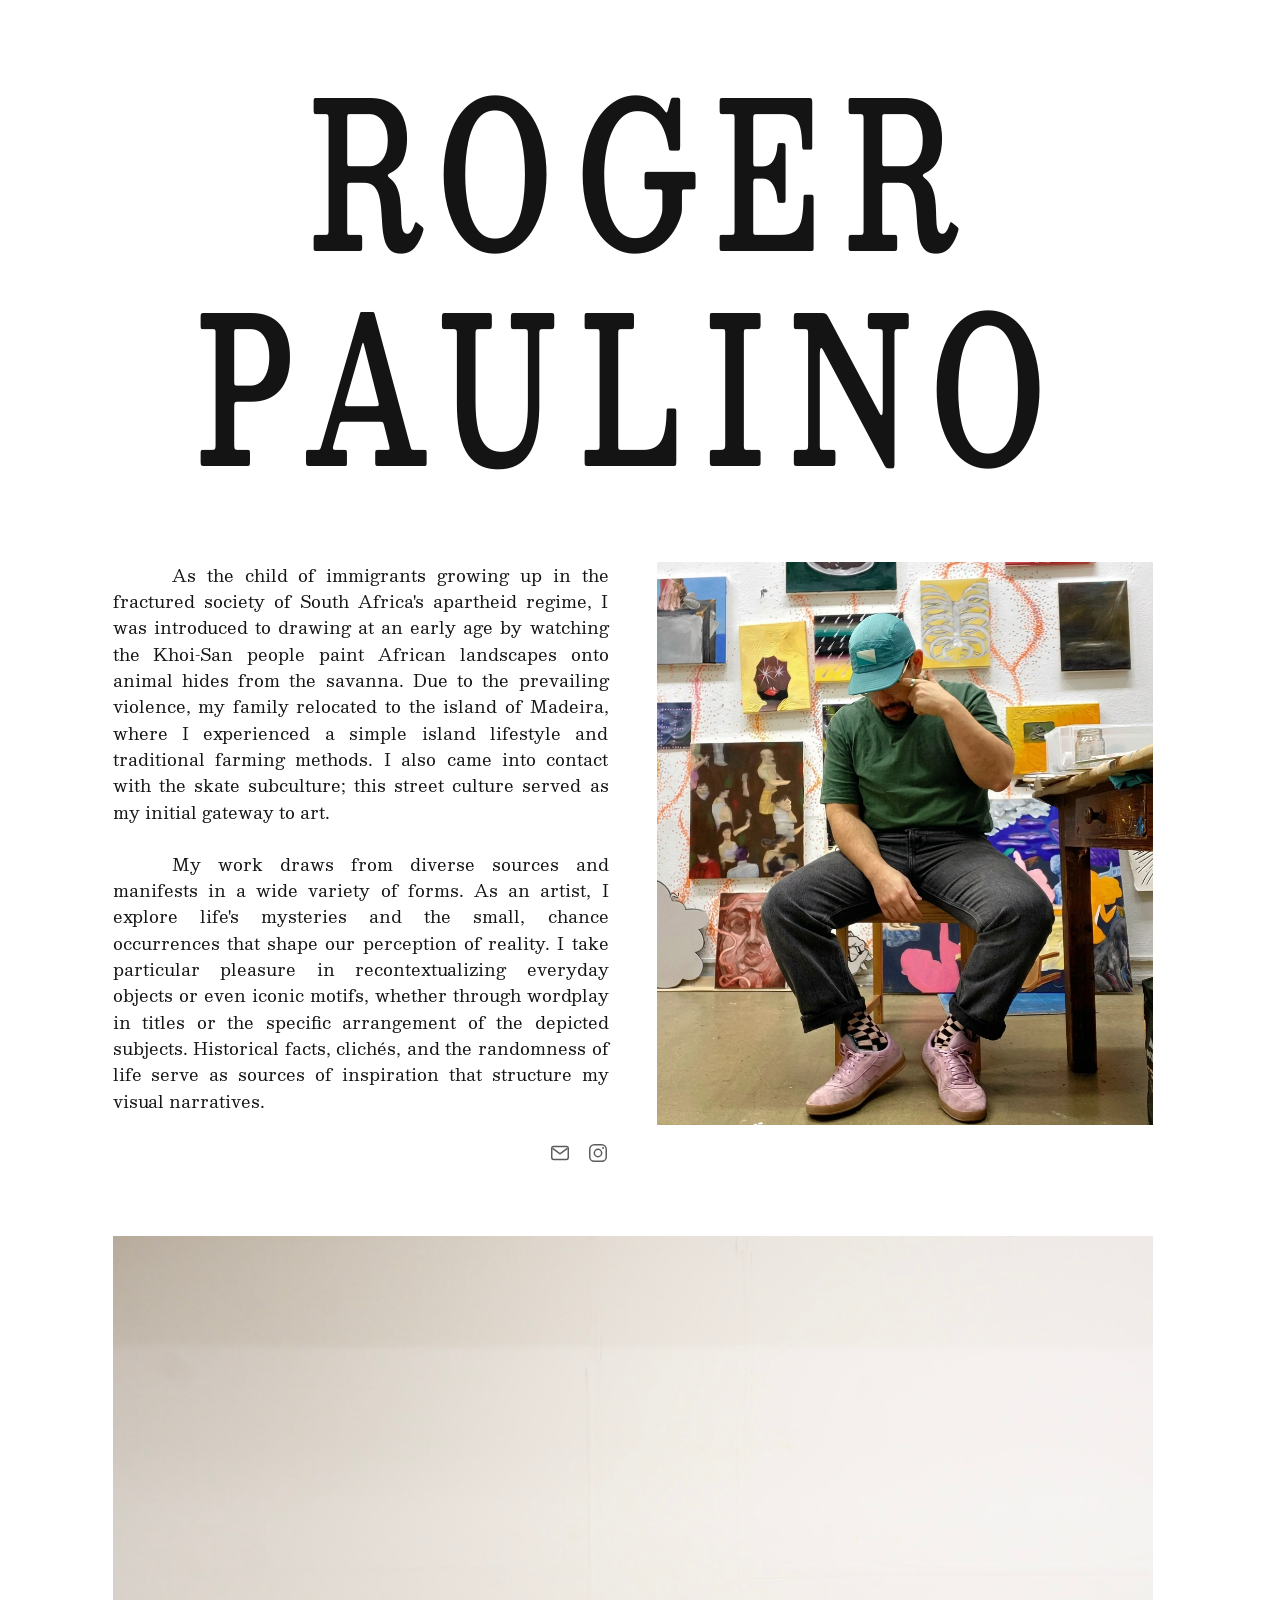
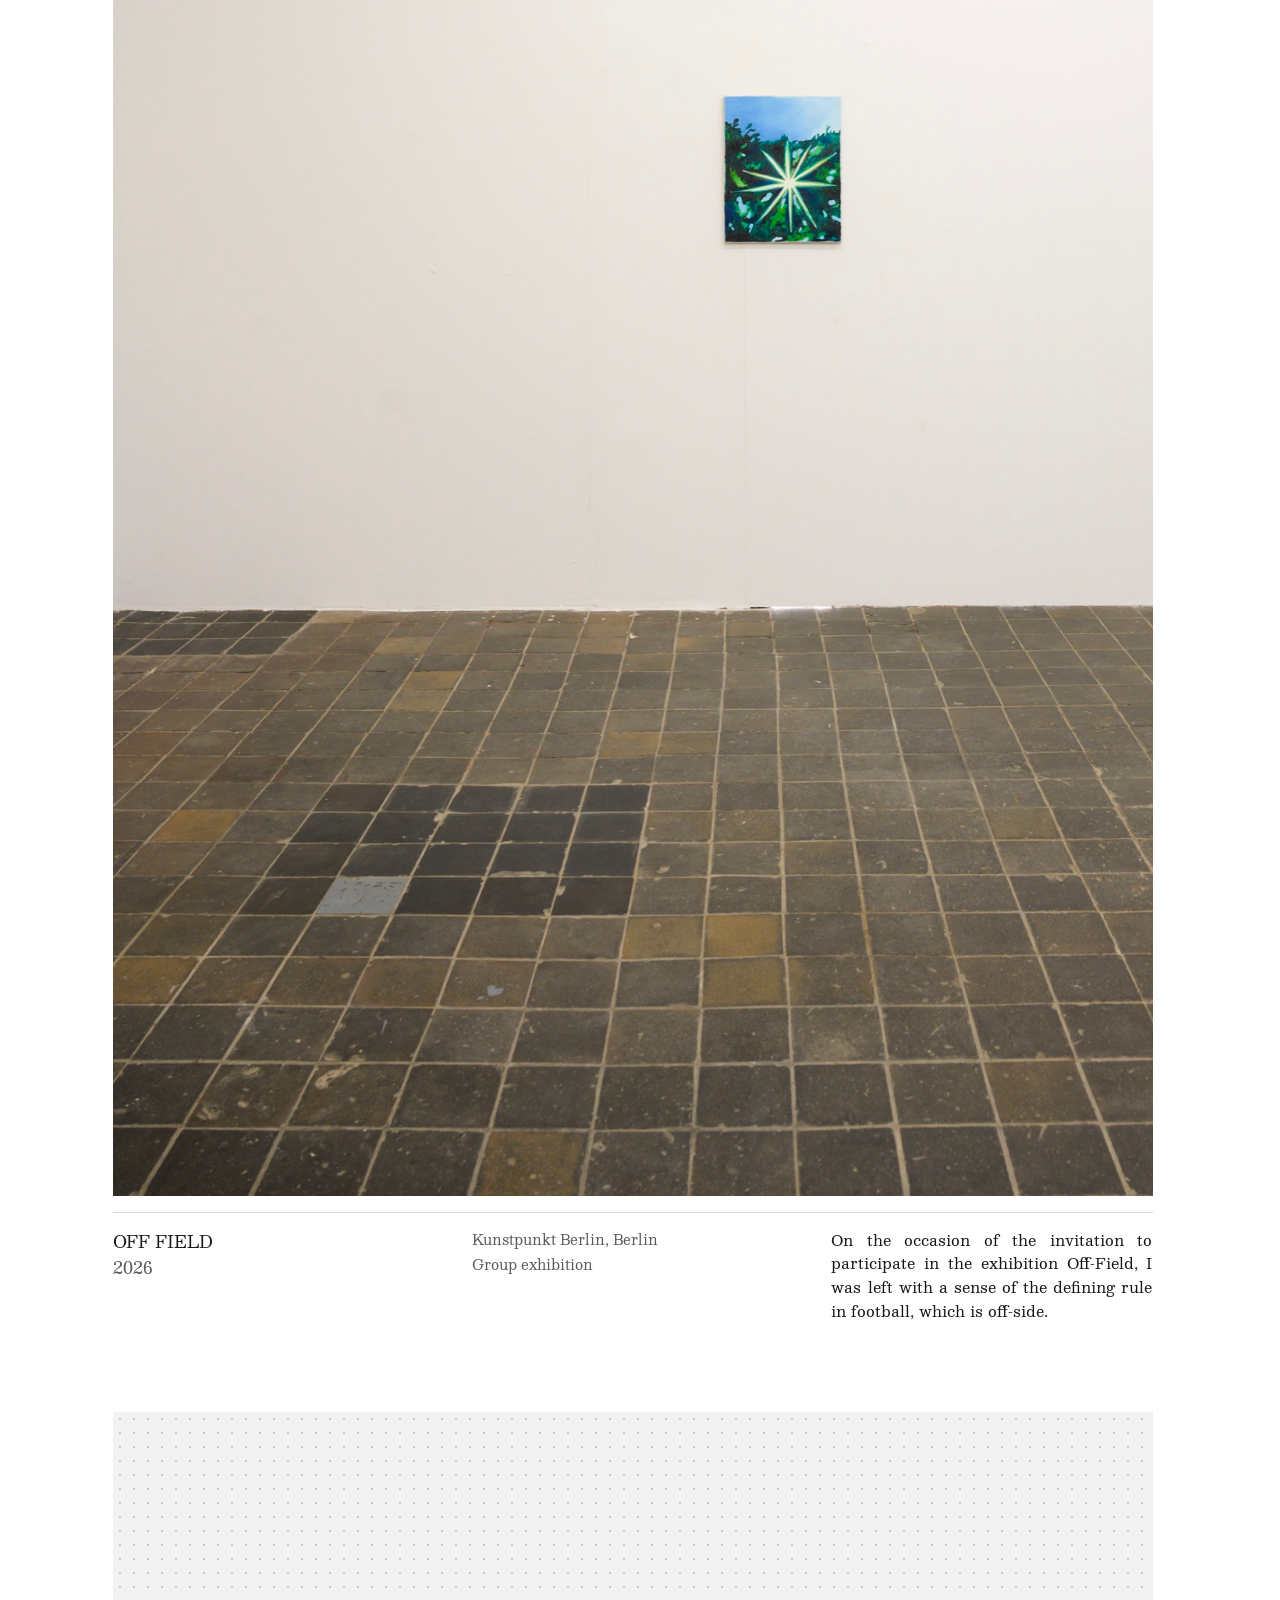
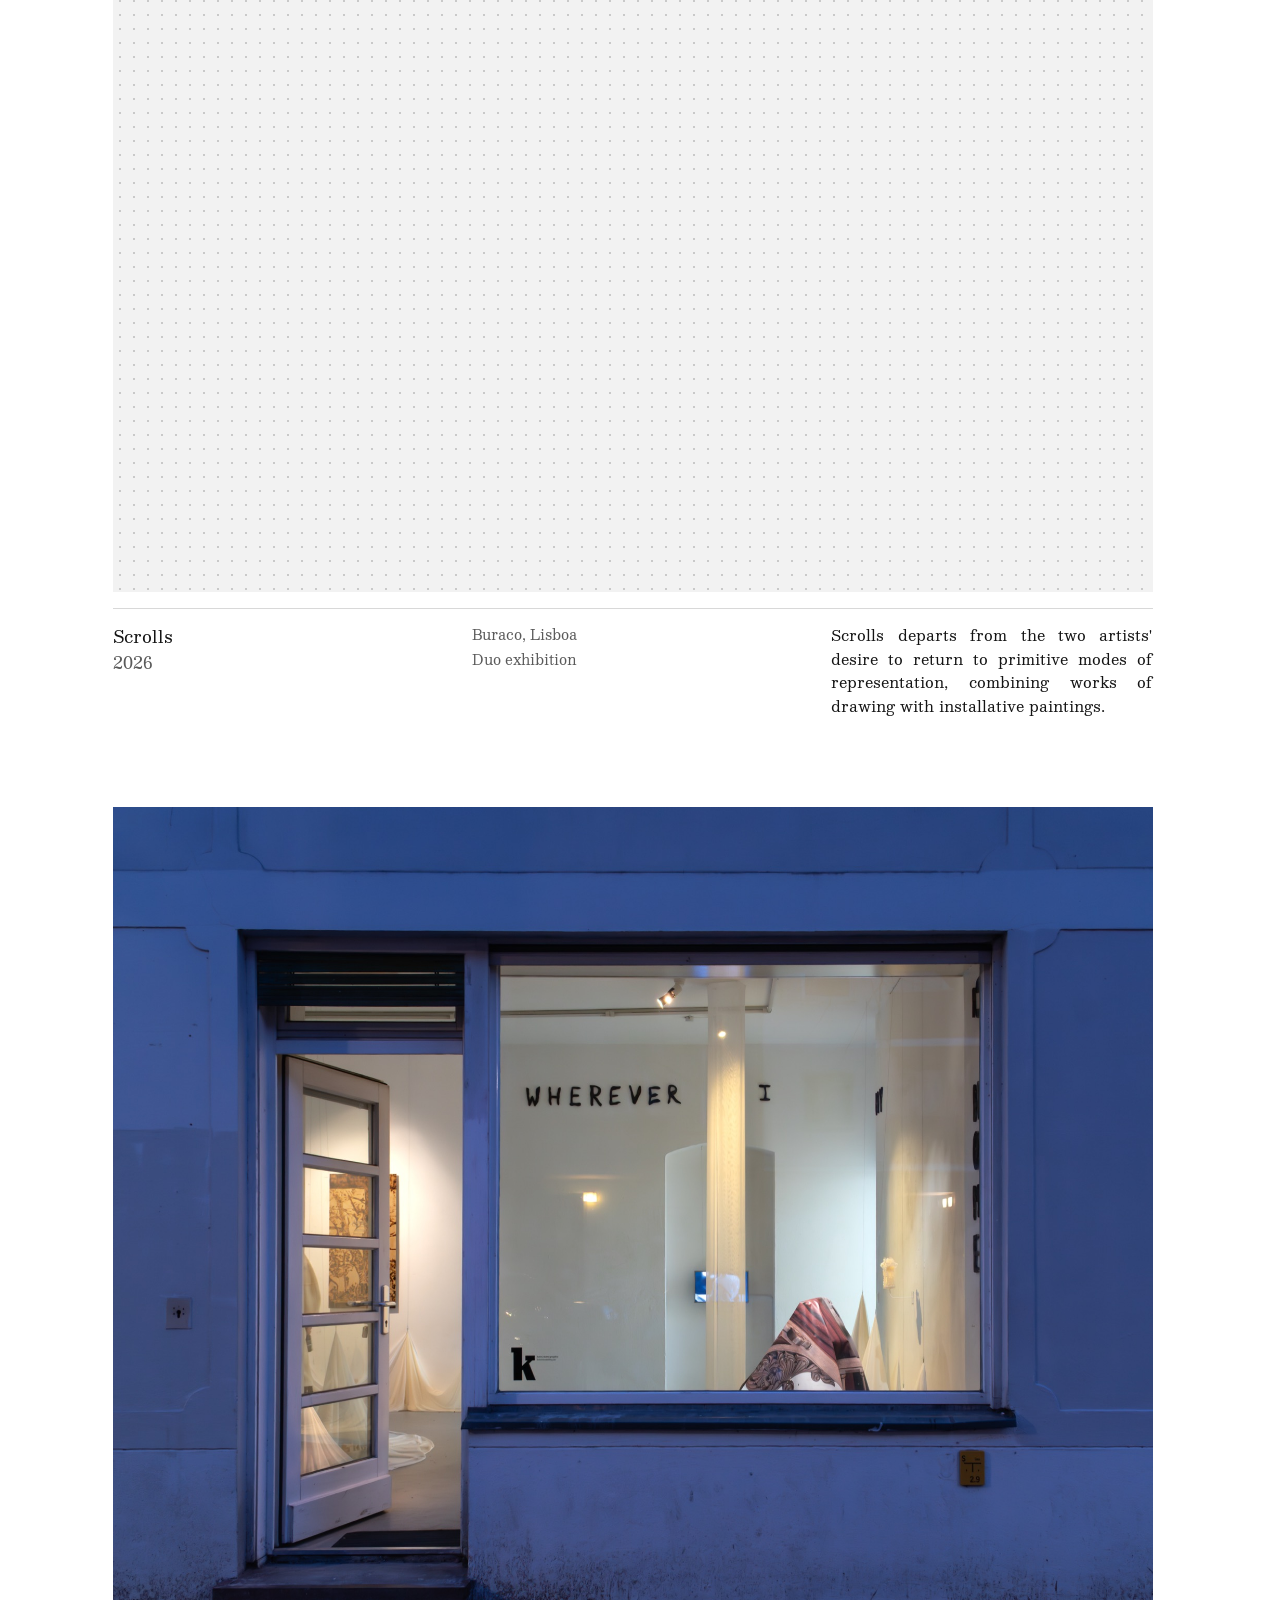
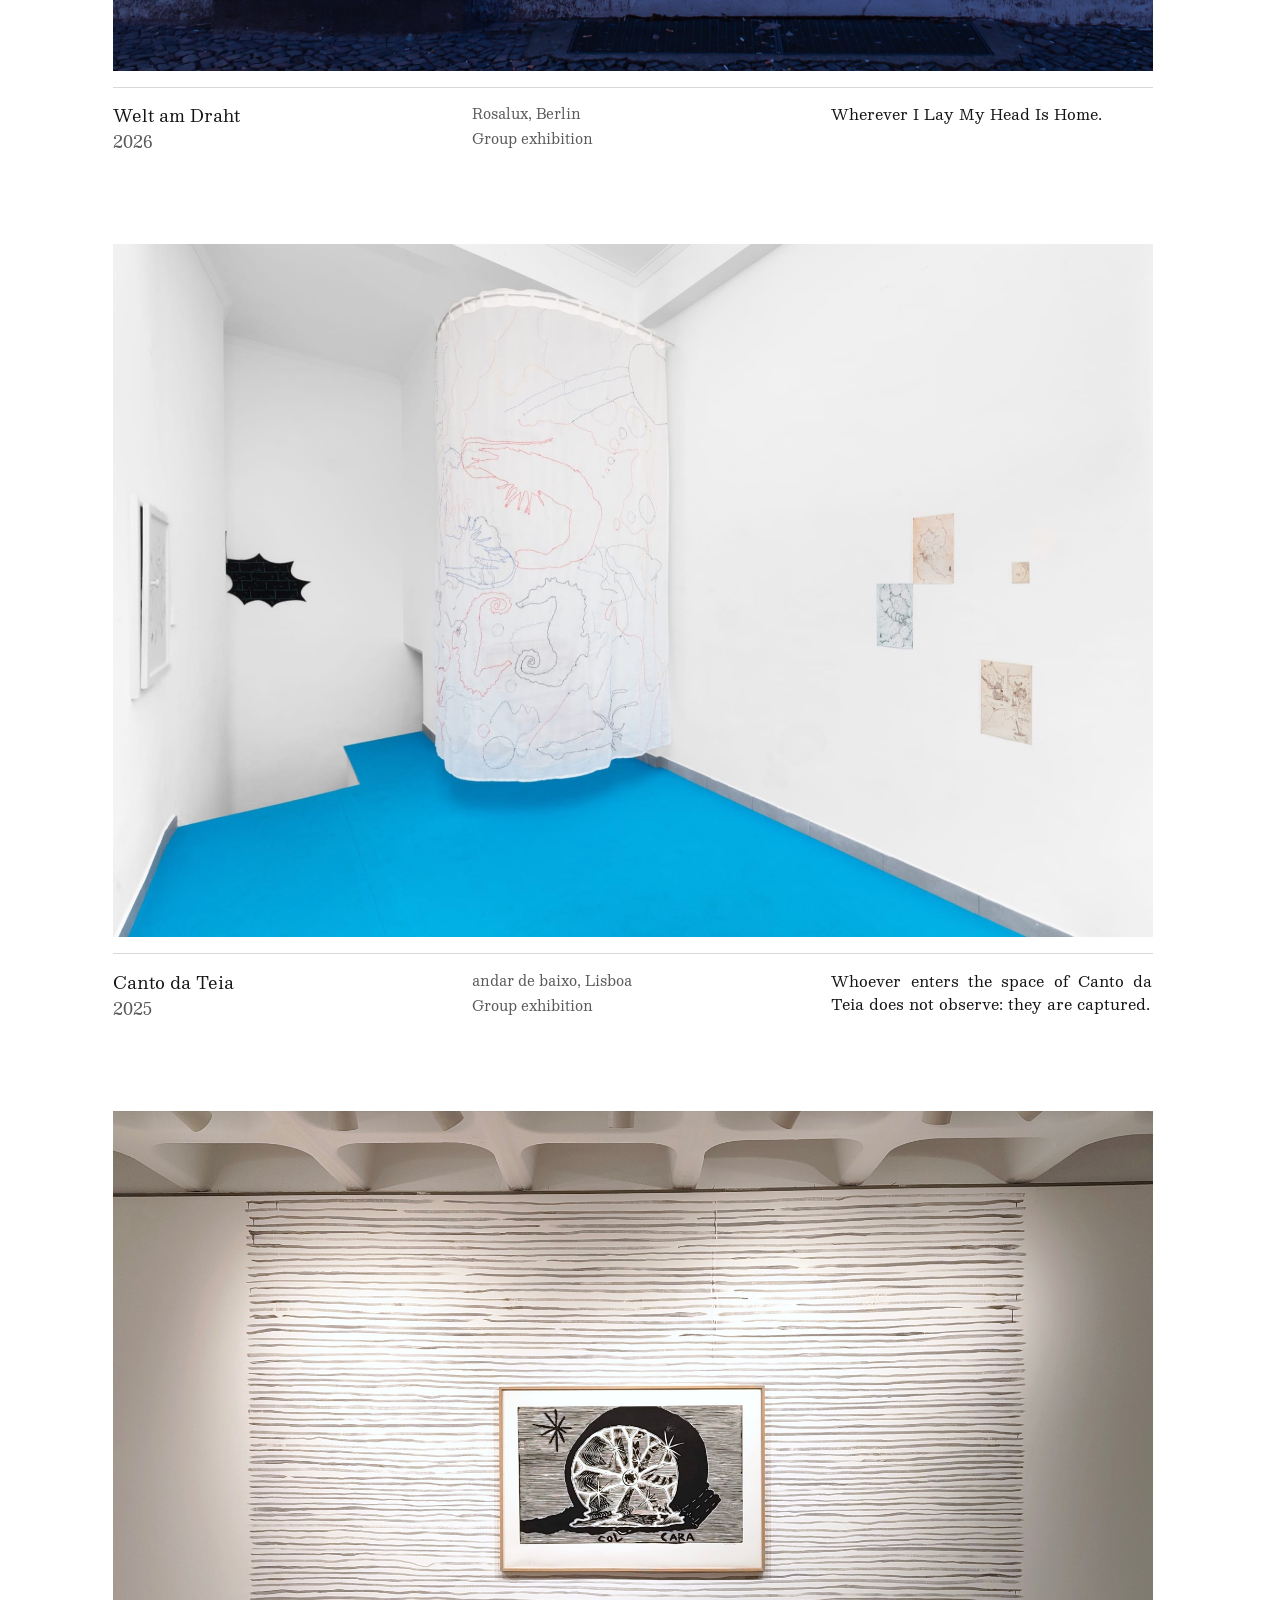
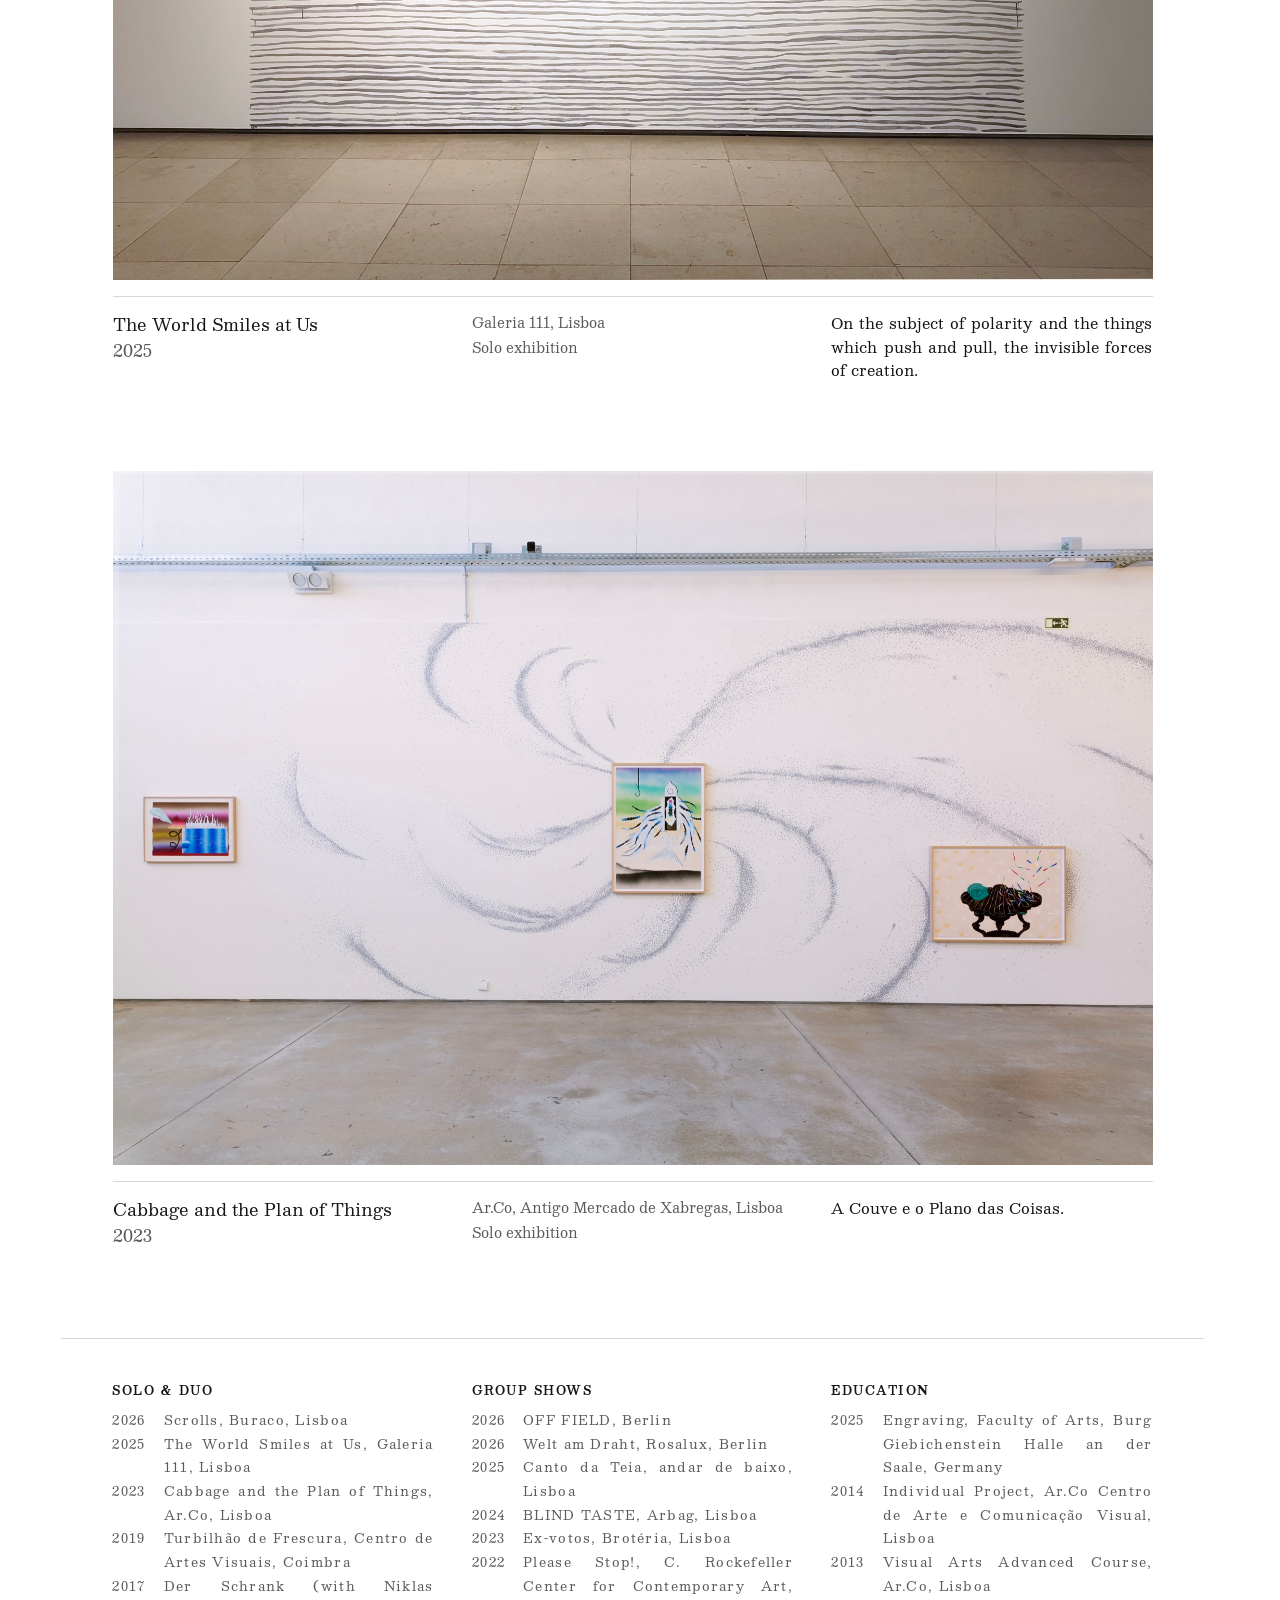
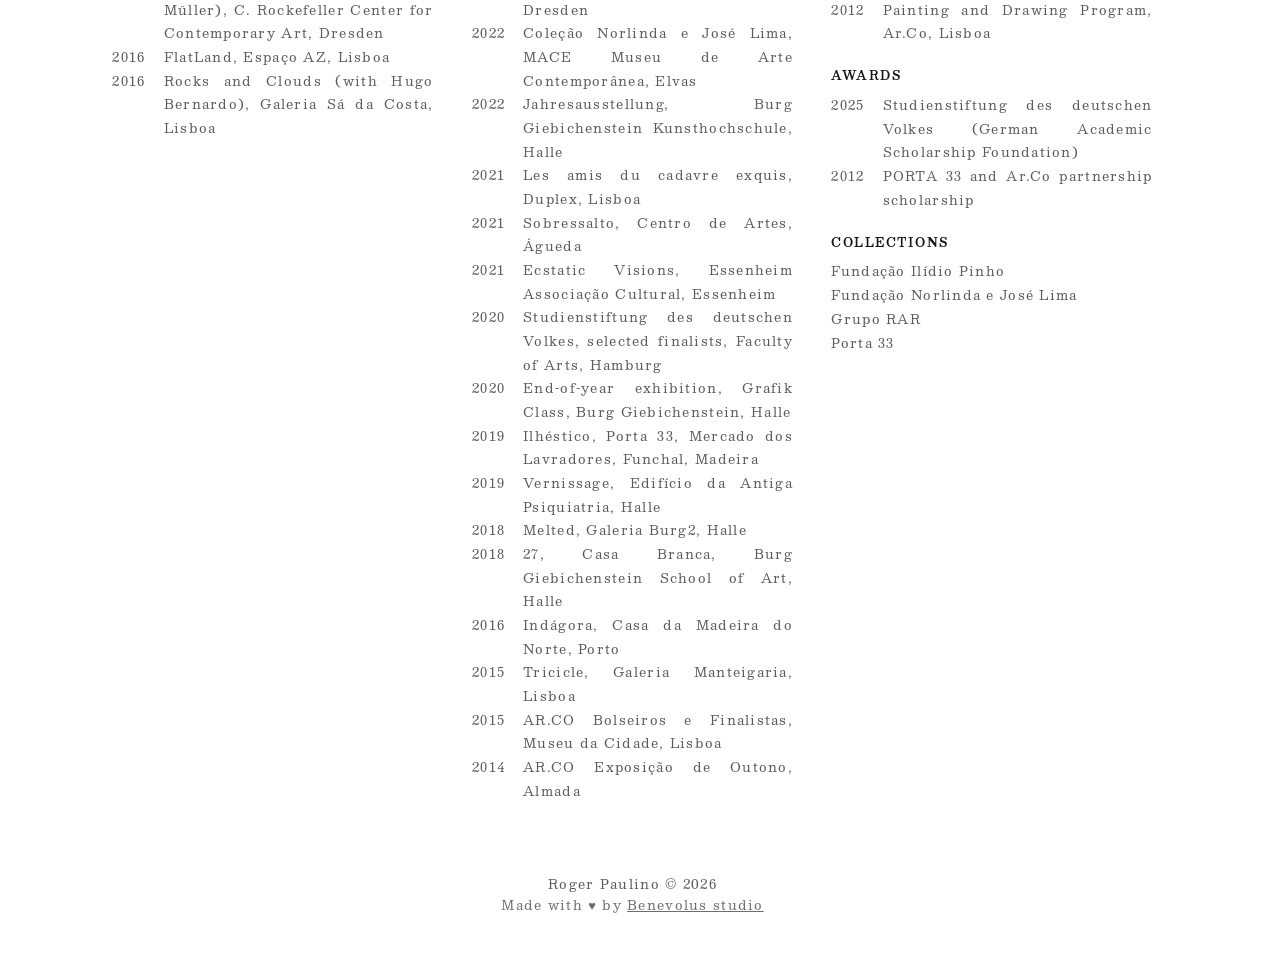
<file: index.html>
<!DOCTYPE html>
<html lang="en">
<head>
  <meta charset="utf-8">
  <meta name="viewport" content="width=device-width, initial-scale=1">
  <title>Roger Paulino, Visual Artist (Printmaking and Painting)</title>
  <meta name="description" content="Roger Paulino is a visual artist working between printmaking and painting. Born in Pretoria in 1986, he lives and works in Leipzig, Germany.">
  <link rel="canonical" href="https://caasols.github.io/roger-paulino/">
  <link rel="icon" href="assets/favicon.svg" type="image/svg+xml">
  <meta property="og:site_name" content="Roger Paulino">
  <meta property="og:title" content="Roger Paulino, Visual Artist (Printmaking and Painting)">
  <meta property="og:description" content="Roger Paulino is a visual artist working between printmaking and painting. Born in Pretoria in 1986, he lives and works in Leipzig, Germany.">
  <meta property="og:type" content="website">
  <meta property="og:url" content="https://caasols.github.io/roger-paulino/">
  <meta property="og:image" content="https://caasols.github.io/roger-paulino/assets/og/og-default.jpg">
  <meta name="twitter:card" content="summary_large_image">
  <meta name="twitter:title" content="Roger Paulino, Visual Artist (Printmaking and Painting)">
  <meta name="twitter:description" content="Roger Paulino is a visual artist working between printmaking and painting. Born in Pretoria in 1986, he lives and works in Leipzig, Germany.">
  <meta name="twitter:image" content="https://caasols.github.io/roger-paulino/assets/og/og-default.jpg">
  <link rel="stylesheet" href="css/site.css?v=fabf7329">
  <script type="application/ld+json">{"@context": "https://schema.org", "@type": "Person", "name": "Roger Paulino", "url": "https://caasols.github.io/roger-paulino/", "jobTitle": "Visual artist", "description": "Roger Paulino is a visual artist working between printmaking and painting. Born in Pretoria in 1986, he lives and works in Leipzig, Germany.", "sameAs": ["https://www.instagram.com/rogerxpaulino/", "https://www.porta33.com/porta33_madeira/exposicoes/content_exposicoes/Ilhestico/content_obras/roger_paulino/roger_paulino.html", "https://www.rar.com/en/rar-seen-by/roger-paulino/", "https://111.pt/exposicoes/the-world-smiles-at-us/"], "birthDate": "1986", "birthPlace": {"@type": "Place", "name": "Pretoria, South Africa"}, "homeLocation": {"@type": "Place", "name": "Leipzig, Germany"}, "workLocation": {"@type": "Place", "name": "Leipzig, Germany"}, "knowsAbout": ["Printmaking", "Linocut", "Painting", "Engraving", "Contemporary art"], "alumniOf": [{"@type": "EducationalOrganization", "name": "Burg Giebichenstein Kunsthochschule Halle"}, {"@type": "EducationalOrganization", "name": "Ar.Co Centro de Arte e Comunicação Visual, Lisboa"}], "award": "Studienstiftung des deutschen Volkes (German Academic Scholarship Foundation)"}</script>
</head>
<body class="page-home">
  <header class="site-header">
    <a class="masthead" href="index.html">Roger<br>Paulino</a>
  </header>

  <main>
    <h1 class="visually-hidden">Roger Paulino</h1>
    <section class="home-intro">
      <div class="home-intro__text">
        <p>As the child of immigrants growing up in the fractured society of South Africa&#x27;s apartheid regime, I was introduced to drawing at an early age by watching the Khoi-San people paint African landscapes onto animal hides from the savanna. Due to the prevailing violence, my family relocated to the island of Madeira, where I experienced a simple island lifestyle and traditional farming methods. I also came into contact with the skate subculture; this street culture served as my initial gateway to art.</p><p>My work draws from diverse sources and manifests in a wide variety of forms. As an artist, I explore life&#x27;s mysteries and the small, chance occurrences that shape our perception of reality. I take particular pleasure in recontextualizing everyday objects or even iconic motifs, whether through wordplay in titles or the specific arrangement of the depicted subjects. Historical facts, clichés, and the randomness of life serve as sources of inspiration that structure my visual narratives.</p>
        <div class="home-intro__contact">
          <a href="mailto:roger.paulino@posteo.net" aria-label="Email">
            <svg viewBox="0 0 24 24" width="22" height="22" fill="none" stroke="currentColor" stroke-width="1.6" aria-hidden="true"><rect x="3" y="5" width="18" height="14" rx="2"/><path d="M4 7l8 6 8-6"/></svg>
          </a>
          <a href="https://www.instagram.com/rogerxpaulino/" target="_blank" rel="me noopener" aria-label="Instagram">
            <svg viewBox="0 0 24 24" width="22" height="22" fill="none" stroke="currentColor" stroke-width="1.6" aria-hidden="true"><rect x="3" y="3" width="18" height="18" rx="5"/><circle cx="12" cy="12" r="4"/><circle cx="17.5" cy="6.5" r="1.1" fill="currentColor" stroke="none"/></svg>
          </a>
        </div>
      </div>
      
      <figure class="home-portrait">
        <img src="assets/home/portrait.jpg" alt="Roger Paulino">
      </figure>
      
    </section>

    <section class="feed">
      
      <article class="feed-block">
        <a class="feed-block__media frame" href="exhibitions/off-field/index.html" aria-label="OFF FIELD">
          <img src="assets/off-field/138-dsc-2444.jpg" alt="OFF FIELD" loading="lazy">
          
        </a>
        <div class="feed-block__row">
          <div class="feed-block__id">
            <a href="exhibitions/off-field/index.html">OFF FIELD</a>
            <span class="feed-block__year">2026</span>
          </div>
          <div class="feed-block__meta">
            <span>Kunstpunkt Berlin, Berlin</span>
            <span>Group exhibition</span>
            
          </div>
          <p class="feed-block__excerpt">On the occasion of the invitation to participate in the exhibition Off-Field, I was left with a sense of the defining rule in football, which is off-side.</p>
        </div>
      </article>
      
      <article class="feed-block">
        <a class="feed-block__media frame" href="exhibitions/scrolls/index.html" aria-label="Scrolls">
          
          <span class="dotgrid" aria-hidden="true"></span>
        </a>
        <div class="feed-block__row">
          <div class="feed-block__id">
            <a href="exhibitions/scrolls/index.html">Scrolls</a>
            <span class="feed-block__year">2026</span>
          </div>
          <div class="feed-block__meta">
            <span>Buraco, Lisboa</span>
            <span>Duo exhibition</span>
            
          </div>
          <p class="feed-block__excerpt">Scrolls departs from the two artists&#x27; desire to return to primitive modes of representation, combining works of drawing with installative paintings.</p>
        </div>
      </article>
      
      <article class="feed-block">
        <a class="feed-block__media frame" href="exhibitions/welt-am-draht/index.html" aria-label="Welt am Draht">
          <img src="assets/welt-am-draht/welt-am-draht-fotografias-diogodiasjoao-1.jpg" alt="Welt am Draht, installation view at Rosalux, Berlin (photo Diogo Dias João)" loading="lazy">
          
        </a>
        <div class="feed-block__row">
          <div class="feed-block__id">
            <a href="exhibitions/welt-am-draht/index.html">Welt am Draht</a>
            <span class="feed-block__year">2026</span>
          </div>
          <div class="feed-block__meta">
            <span>Rosalux, Berlin</span>
            <span>Group exhibition</span>
            
          </div>
          <p class="feed-block__excerpt">Wherever I Lay My Head Is Home.</p>
        </div>
      </article>
      
      <article class="feed-block">
        <a class="feed-block__media frame" href="exhibitions/canto-da-teia/index.html" aria-label="Canto da Teia">
          <img src="assets/canto-da-teia/img-20260511-wa0001.jpg" alt="Canto da Teia" loading="lazy">
          
        </a>
        <div class="feed-block__row">
          <div class="feed-block__id">
            <a href="exhibitions/canto-da-teia/index.html">Canto da Teia</a>
            <span class="feed-block__year">2025</span>
          </div>
          <div class="feed-block__meta">
            <span>andar de baixo, Lisboa</span>
            <span>Group exhibition</span>
            
          </div>
          <p class="feed-block__excerpt">Whoever enters the space of Canto da Teia does not observe: they are captured.</p>
        </div>
      </article>
      
      <article class="feed-block">
        <a class="feed-block__media frame" href="exhibitions/the-world-smiles-at-us/index.html" aria-label="The World Smiles at Us">
          <img src="assets/the-world-smiles-at-us/roger-paulino-caracol-instalation-galeria-111-the-world-smiles-at-us-2025.jpg" alt="Installation view of The World Smiles at Us at Galeria 111, with the linocut Caracol" loading="lazy">
          
        </a>
        <div class="feed-block__row">
          <div class="feed-block__id">
            <a href="exhibitions/the-world-smiles-at-us/index.html">The World Smiles at Us</a>
            <span class="feed-block__year">2025</span>
          </div>
          <div class="feed-block__meta">
            <span>Galeria 111, Lisboa</span>
            <span>Solo exhibition</span>
            
          </div>
          <p class="feed-block__excerpt">On the subject of polarity and the things which push and pull, the invisible forces of creation.</p>
        </div>
      </article>
      
      <article class="feed-block">
        <a class="feed-block__media frame" href="exhibitions/cabbage/index.html" aria-label="Cabbage and the Plan of Things">
          <img src="assets/cabbage/couve-plano-coisas-0013.jpg" alt="Cabbage and the Plan of Things" loading="lazy">
          
        </a>
        <div class="feed-block__row">
          <div class="feed-block__id">
            <a href="exhibitions/cabbage/index.html">Cabbage and the Plan of Things</a>
            <span class="feed-block__year">2023</span>
          </div>
          <div class="feed-block__meta">
            <span>Ar.Co, Antigo Mercado de Xabregas, Lisboa</span>
            <span>Solo exhibition</span>
            
          </div>
          <p class="feed-block__excerpt">A Couve e o Plano das Coisas.</p>
        </div>
      </article>
      
    </section>

  </main>

  <footer class="site-footer cv-footer">
    <div class="cv-col">
      <h2 class="cv-col__h">Solo &amp; duo</h2>
      <ul><li><span class="cv-year">2026</span><span class="cv-text">Scrolls, Buraco, Lisboa</span></li><li><span class="cv-year">2025</span><span class="cv-text">The World Smiles at Us, Galeria 111, Lisboa</span></li><li><span class="cv-year">2023</span><span class="cv-text">Cabbage and the Plan of Things, Ar.Co, Lisboa</span></li><li><span class="cv-year">2019</span><span class="cv-text">Turbilhão de Frescura, Centro de Artes Visuais, Coimbra</span></li><li><span class="cv-year">2017</span><span class="cv-text">Der Schrank (with Niklas Müller), C. Rockefeller Center for Contemporary Art, Dresden</span></li><li><span class="cv-year">2016</span><span class="cv-text">FlatLand, Espaço AZ, Lisboa</span></li><li><span class="cv-year">2016</span><span class="cv-text">Rocks and Clouds (with Hugo Bernardo), Galeria Sá da Costa, Lisboa</span></li></ul>
    </div>
    <div class="cv-col">
      <h2 class="cv-col__h">Group shows</h2>
      <ul><li><span class="cv-year">2026</span><span class="cv-text">OFF FIELD, Berlin</span></li><li><span class="cv-year">2026</span><span class="cv-text">Welt am Draht, Rosalux, Berlin</span></li><li><span class="cv-year">2025</span><span class="cv-text">Canto da Teia, andar de baixo, Lisboa</span></li><li><span class="cv-year">2024</span><span class="cv-text">BLIND TASTE, Arbag, Lisboa</span></li><li><span class="cv-year">2023</span><span class="cv-text">Ex-votos, Brotéria, Lisboa</span></li><li><span class="cv-year">2022</span><span class="cv-text">Please Stop!, C. Rockefeller Center for Contemporary Art, Dresden</span></li><li><span class="cv-year">2022</span><span class="cv-text">Coleção Norlinda e José Lima, MACE Museu de Arte Contemporânea, Elvas</span></li><li><span class="cv-year">2022</span><span class="cv-text">Jahresausstellung, Burg Giebichenstein Kunsthochschule, Halle</span></li><li><span class="cv-year">2021</span><span class="cv-text">Les amis du cadavre exquis, Duplex, Lisboa</span></li><li><span class="cv-year">2021</span><span class="cv-text">Sobressalto, Centro de Artes, Águeda</span></li><li><span class="cv-year">2021</span><span class="cv-text">Ecstatic Visions, Essenheim Associação Cultural, Essenheim</span></li><li><span class="cv-year">2020</span><span class="cv-text">Studienstiftung des deutschen Volkes, selected finalists, Faculty of Arts, Hamburg</span></li><li><span class="cv-year">2020</span><span class="cv-text">End-of-year exhibition, Grafik Class, Burg Giebichenstein, Halle</span></li><li><span class="cv-year">2019</span><span class="cv-text">Ilhéstico, Porta 33, Mercado dos Lavradores, Funchal, Madeira</span></li><li><span class="cv-year">2019</span><span class="cv-text">Vernissage, Edifício da Antiga Psiquiatria, Halle</span></li><li><span class="cv-year">2018</span><span class="cv-text">Melted, Galeria Burg2, Halle</span></li><li><span class="cv-year">2018</span><span class="cv-text">27, Casa Branca, Burg Giebichenstein School of Art, Halle</span></li><li><span class="cv-year">2016</span><span class="cv-text">Indágora, Casa da Madeira do Norte, Porto</span></li><li><span class="cv-year">2015</span><span class="cv-text">Tricicle, Galeria Manteigaria, Lisboa</span></li><li><span class="cv-year">2015</span><span class="cv-text">AR.CO Bolseiros e Finalistas, Museu da Cidade, Lisboa</span></li><li><span class="cv-year">2014</span><span class="cv-text">AR.CO Exposição de Outono, Almada</span></li></ul>
    </div>
    <div class="cv-col">
      <h2 class="cv-col__h">Education</h2>
      <ul><li><span class="cv-year">2025</span><span class="cv-text">Engraving, Faculty of Arts, Burg Giebichenstein Halle an der Saale, Germany</span></li><li><span class="cv-year">2014</span><span class="cv-text">Individual Project, Ar.Co Centro de Arte e Comunicação Visual, Lisboa</span></li><li><span class="cv-year">2013</span><span class="cv-text">Visual Arts Advanced Course, Ar.Co, Lisboa</span></li><li><span class="cv-year">2012</span><span class="cv-text">Painting and Drawing Program, Ar.Co, Lisboa</span></li></ul>
      <h2 class="cv-col__h">Awards</h2>
      <ul><li><span class="cv-year">2025</span><span class="cv-text">Studienstiftung des deutschen Volkes (German Academic Scholarship Foundation)</span></li><li><span class="cv-year">2012</span><span class="cv-text">PORTA 33 and Ar.Co partnership scholarship</span></li></ul>
      <h2 class="cv-col__h">Collections</h2>
      <ul class="cv-col__plain"><li><a href="https://arte.fundacaoip.pt/artist/186" target="_blank" rel="noopener">Fundação Ilídio Pinho</a></li><li>Fundação Norlinda e José Lima</li><li><a href="https://www.rar.com/en/rar-seen-by/roger-paulino/" target="_blank" rel="noopener">Grupo RAR</a></li><li><a href="https://www.porta33.com/porta33_madeira/exposicoes/content_exposicoes/Ilhestico/content_obras/roger_paulino/roger_paulino.html" target="_blank" rel="noopener">Porta 33</a></li></ul>
    </div>
    <p class="cv-footer__legal">
      Roger Paulino &copy; <span class="js-year">2026</span><br>
      <span class="cv-footer__credit">Made with &#9829; by <a href="https://benevol.us" target="_blank" rel="noopener">Benevolus studio</a></span>
    </p>
  </footer>

  <script src="js/site.js?v=36cc8234"></script>
</body>
</html>
</file>
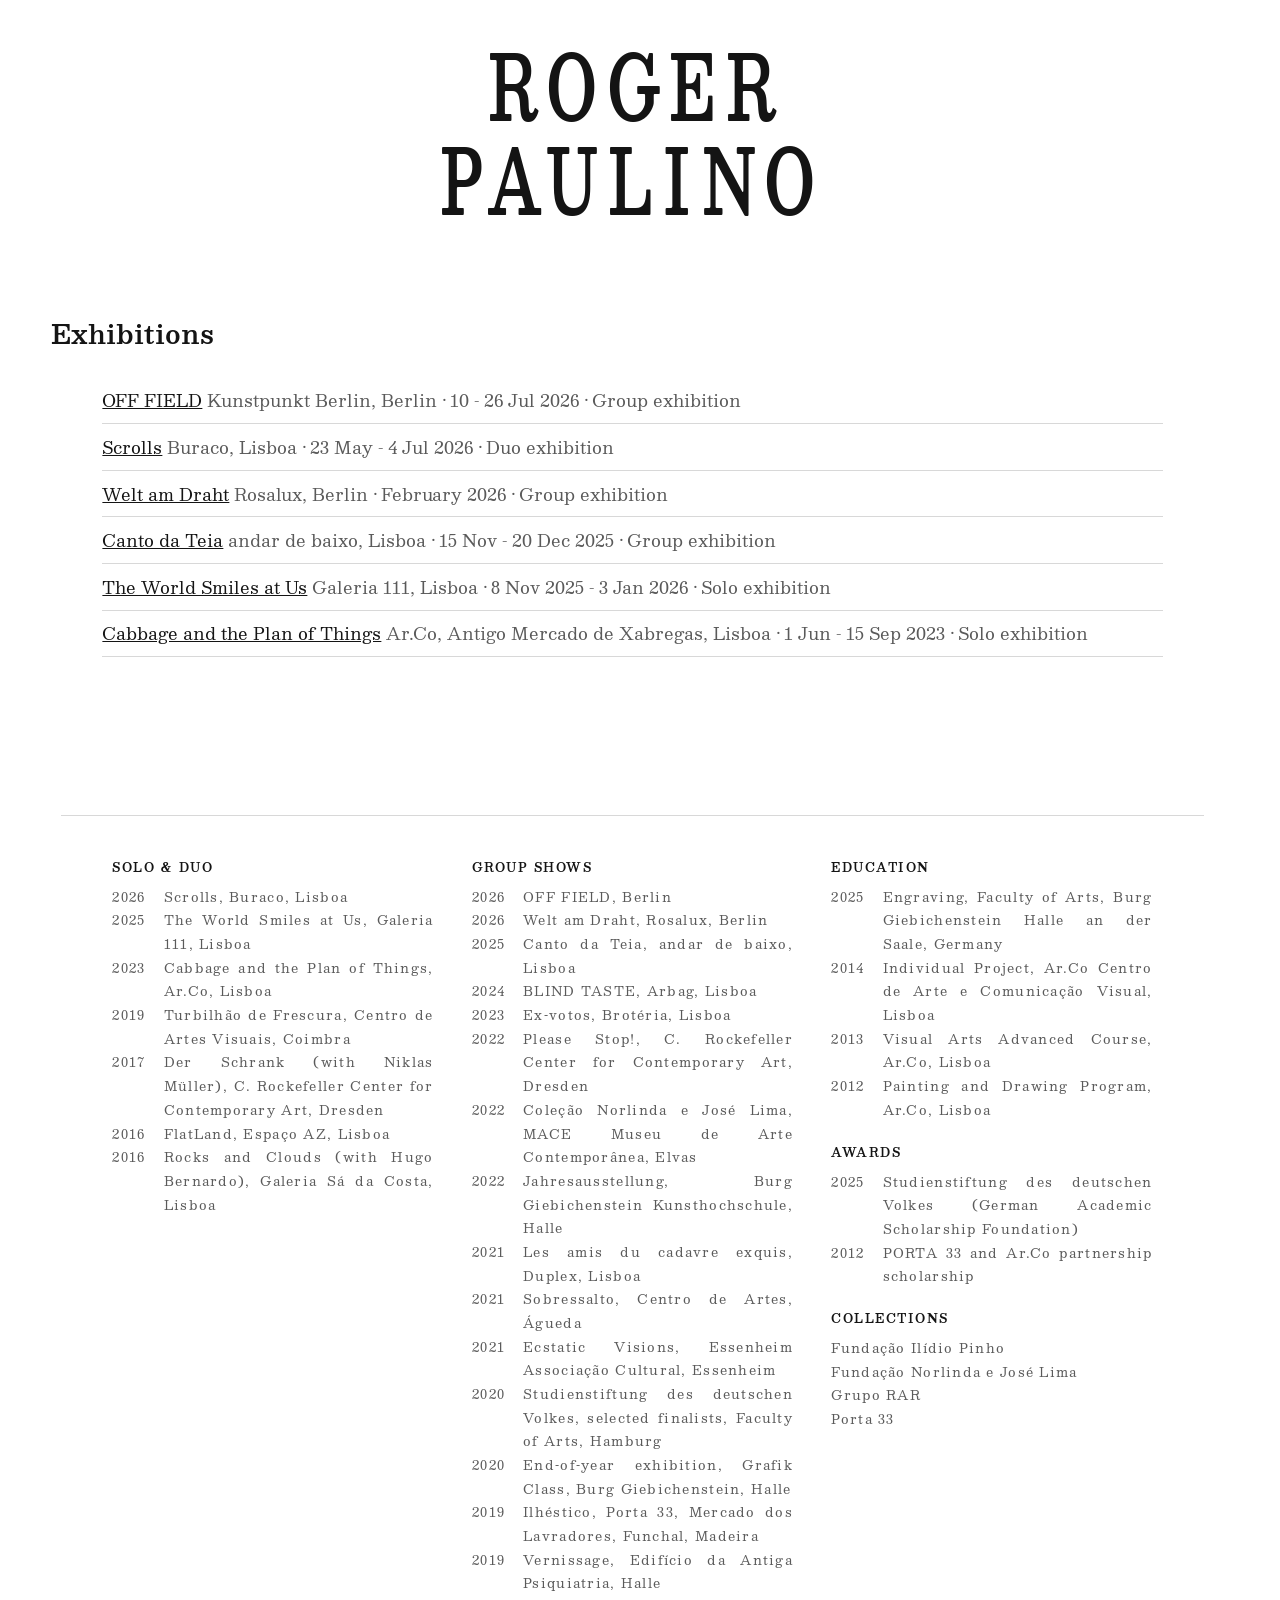
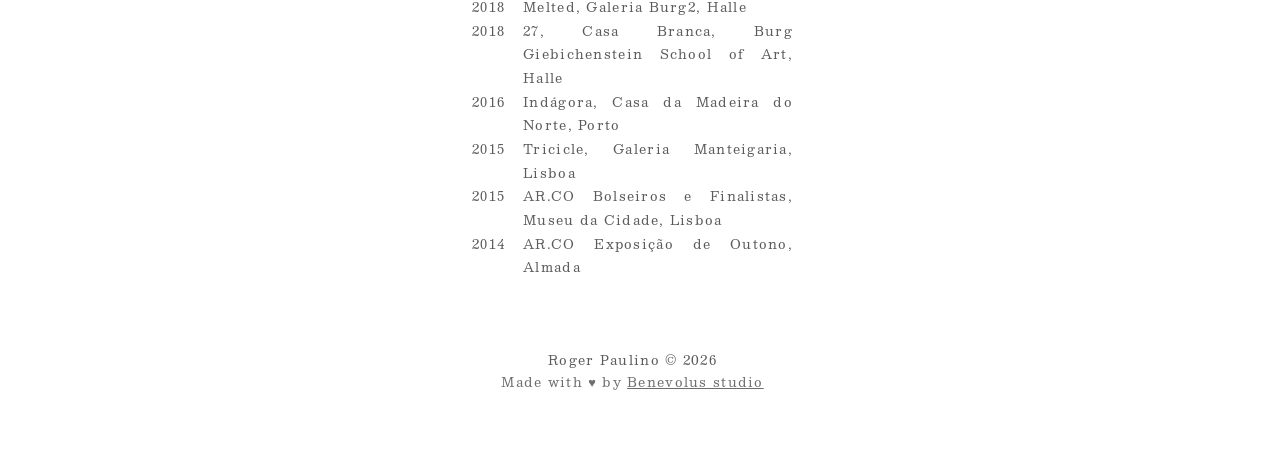
<file: exhibitions/index.html>
<!DOCTYPE html>
<html lang="en">
<head>
  <meta charset="utf-8">
  <meta name="viewport" content="width=device-width, initial-scale=1">
  <title>Exhibitions - Roger Paulino</title>
  <meta name="description" content="Selected solo and group exhibitions by the visual artist Roger Paulino.">
  <link rel="canonical" href="https://caasols.github.io/roger-paulino/exhibitions/">
  <link rel="icon" href="../assets/favicon.svg" type="image/svg+xml">
  <meta property="og:site_name" content="Roger Paulino">
  <meta property="og:title" content="Exhibitions - Roger Paulino">
  <meta property="og:description" content="Selected solo and group exhibitions by the visual artist Roger Paulino.">
  <meta property="og:type" content="website">
  <meta property="og:url" content="https://caasols.github.io/roger-paulino/exhibitions/">
  <meta property="og:image" content="https://caasols.github.io/roger-paulino/assets/og/og-default.jpg">
  <meta name="twitter:card" content="summary_large_image">
  <meta name="twitter:title" content="Exhibitions - Roger Paulino">
  <meta name="twitter:description" content="Selected solo and group exhibitions by the visual artist Roger Paulino.">
  <meta name="twitter:image" content="https://caasols.github.io/roger-paulino/assets/og/og-default.jpg">
  <link rel="stylesheet" href="../css/site.css?v=fabf7329">
  
</head>
<body class="page-inner">
  <header class="site-header">
    <a class="masthead" href="../index.html">Roger<br>Paulino</a>
  </header>

  <main>
    <section class="page-head">
      <h1 class="index-title">Exhibitions</h1>
    </section>
    <ul class="index-list">
      
      <li class="index-list__item">
        <a href="../exhibitions/off-field/index.html">OFF FIELD</a>
        <span class="index-list__meta">Kunstpunkt Berlin, Berlin &middot; 10 - 26 Jul 2026 &middot; Group exhibition</span>
      </li>
      
      <li class="index-list__item">
        <a href="../exhibitions/scrolls/index.html">Scrolls</a>
        <span class="index-list__meta">Buraco, Lisboa &middot; 23 May - 4 Jul 2026 &middot; Duo exhibition</span>
      </li>
      
      <li class="index-list__item">
        <a href="../exhibitions/welt-am-draht/index.html">Welt am Draht</a>
        <span class="index-list__meta">Rosalux, Berlin &middot; February 2026 &middot; Group exhibition</span>
      </li>
      
      <li class="index-list__item">
        <a href="../exhibitions/canto-da-teia/index.html">Canto da Teia</a>
        <span class="index-list__meta">andar de baixo, Lisboa &middot; 15 Nov - 20 Dec 2025 &middot; Group exhibition</span>
      </li>
      
      <li class="index-list__item">
        <a href="../exhibitions/the-world-smiles-at-us/index.html">The World Smiles at Us</a>
        <span class="index-list__meta">Galeria 111, Lisboa &middot; 8 Nov 2025 - 3 Jan 2026 &middot; Solo exhibition</span>
      </li>
      
      <li class="index-list__item">
        <a href="../exhibitions/cabbage/index.html">Cabbage and the Plan of Things</a>
        <span class="index-list__meta">Ar.Co, Antigo Mercado de Xabregas, Lisboa &middot; 1 Jun - 15 Sep 2023 &middot; Solo exhibition</span>
      </li>
      
    </ul>

  </main>

  <footer class="site-footer cv-footer">
    <div class="cv-col">
      <h2 class="cv-col__h">Solo &amp; duo</h2>
      <ul><li><span class="cv-year">2026</span><span class="cv-text">Scrolls, Buraco, Lisboa</span></li><li><span class="cv-year">2025</span><span class="cv-text">The World Smiles at Us, Galeria 111, Lisboa</span></li><li><span class="cv-year">2023</span><span class="cv-text">Cabbage and the Plan of Things, Ar.Co, Lisboa</span></li><li><span class="cv-year">2019</span><span class="cv-text">Turbilhão de Frescura, Centro de Artes Visuais, Coimbra</span></li><li><span class="cv-year">2017</span><span class="cv-text">Der Schrank (with Niklas Müller), C. Rockefeller Center for Contemporary Art, Dresden</span></li><li><span class="cv-year">2016</span><span class="cv-text">FlatLand, Espaço AZ, Lisboa</span></li><li><span class="cv-year">2016</span><span class="cv-text">Rocks and Clouds (with Hugo Bernardo), Galeria Sá da Costa, Lisboa</span></li></ul>
    </div>
    <div class="cv-col">
      <h2 class="cv-col__h">Group shows</h2>
      <ul><li><span class="cv-year">2026</span><span class="cv-text">OFF FIELD, Berlin</span></li><li><span class="cv-year">2026</span><span class="cv-text">Welt am Draht, Rosalux, Berlin</span></li><li><span class="cv-year">2025</span><span class="cv-text">Canto da Teia, andar de baixo, Lisboa</span></li><li><span class="cv-year">2024</span><span class="cv-text">BLIND TASTE, Arbag, Lisboa</span></li><li><span class="cv-year">2023</span><span class="cv-text">Ex-votos, Brotéria, Lisboa</span></li><li><span class="cv-year">2022</span><span class="cv-text">Please Stop!, C. Rockefeller Center for Contemporary Art, Dresden</span></li><li><span class="cv-year">2022</span><span class="cv-text">Coleção Norlinda e José Lima, MACE Museu de Arte Contemporânea, Elvas</span></li><li><span class="cv-year">2022</span><span class="cv-text">Jahresausstellung, Burg Giebichenstein Kunsthochschule, Halle</span></li><li><span class="cv-year">2021</span><span class="cv-text">Les amis du cadavre exquis, Duplex, Lisboa</span></li><li><span class="cv-year">2021</span><span class="cv-text">Sobressalto, Centro de Artes, Águeda</span></li><li><span class="cv-year">2021</span><span class="cv-text">Ecstatic Visions, Essenheim Associação Cultural, Essenheim</span></li><li><span class="cv-year">2020</span><span class="cv-text">Studienstiftung des deutschen Volkes, selected finalists, Faculty of Arts, Hamburg</span></li><li><span class="cv-year">2020</span><span class="cv-text">End-of-year exhibition, Grafik Class, Burg Giebichenstein, Halle</span></li><li><span class="cv-year">2019</span><span class="cv-text">Ilhéstico, Porta 33, Mercado dos Lavradores, Funchal, Madeira</span></li><li><span class="cv-year">2019</span><span class="cv-text">Vernissage, Edifício da Antiga Psiquiatria, Halle</span></li><li><span class="cv-year">2018</span><span class="cv-text">Melted, Galeria Burg2, Halle</span></li><li><span class="cv-year">2018</span><span class="cv-text">27, Casa Branca, Burg Giebichenstein School of Art, Halle</span></li><li><span class="cv-year">2016</span><span class="cv-text">Indágora, Casa da Madeira do Norte, Porto</span></li><li><span class="cv-year">2015</span><span class="cv-text">Tricicle, Galeria Manteigaria, Lisboa</span></li><li><span class="cv-year">2015</span><span class="cv-text">AR.CO Bolseiros e Finalistas, Museu da Cidade, Lisboa</span></li><li><span class="cv-year">2014</span><span class="cv-text">AR.CO Exposição de Outono, Almada</span></li></ul>
    </div>
    <div class="cv-col">
      <h2 class="cv-col__h">Education</h2>
      <ul><li><span class="cv-year">2025</span><span class="cv-text">Engraving, Faculty of Arts, Burg Giebichenstein Halle an der Saale, Germany</span></li><li><span class="cv-year">2014</span><span class="cv-text">Individual Project, Ar.Co Centro de Arte e Comunicação Visual, Lisboa</span></li><li><span class="cv-year">2013</span><span class="cv-text">Visual Arts Advanced Course, Ar.Co, Lisboa</span></li><li><span class="cv-year">2012</span><span class="cv-text">Painting and Drawing Program, Ar.Co, Lisboa</span></li></ul>
      <h2 class="cv-col__h">Awards</h2>
      <ul><li><span class="cv-year">2025</span><span class="cv-text">Studienstiftung des deutschen Volkes (German Academic Scholarship Foundation)</span></li><li><span class="cv-year">2012</span><span class="cv-text">PORTA 33 and Ar.Co partnership scholarship</span></li></ul>
      <h2 class="cv-col__h">Collections</h2>
      <ul class="cv-col__plain"><li><a href="https://arte.fundacaoip.pt/artist/186" target="_blank" rel="noopener">Fundação Ilídio Pinho</a></li><li>Fundação Norlinda e José Lima</li><li><a href="https://www.rar.com/en/rar-seen-by/roger-paulino/" target="_blank" rel="noopener">Grupo RAR</a></li><li><a href="https://www.porta33.com/porta33_madeira/exposicoes/content_exposicoes/Ilhestico/content_obras/roger_paulino/roger_paulino.html" target="_blank" rel="noopener">Porta 33</a></li></ul>
    </div>
    <p class="cv-footer__legal">
      Roger Paulino &copy; <span class="js-year">2026</span><br>
      <span class="cv-footer__credit">Made with &#9829; by <a href="https://benevol.us" target="_blank" rel="noopener">Benevolus studio</a></span>
    </p>
  </footer>

  <script src="../js/site.js?v=36cc8234"></script>
</body>
</html>
</file>
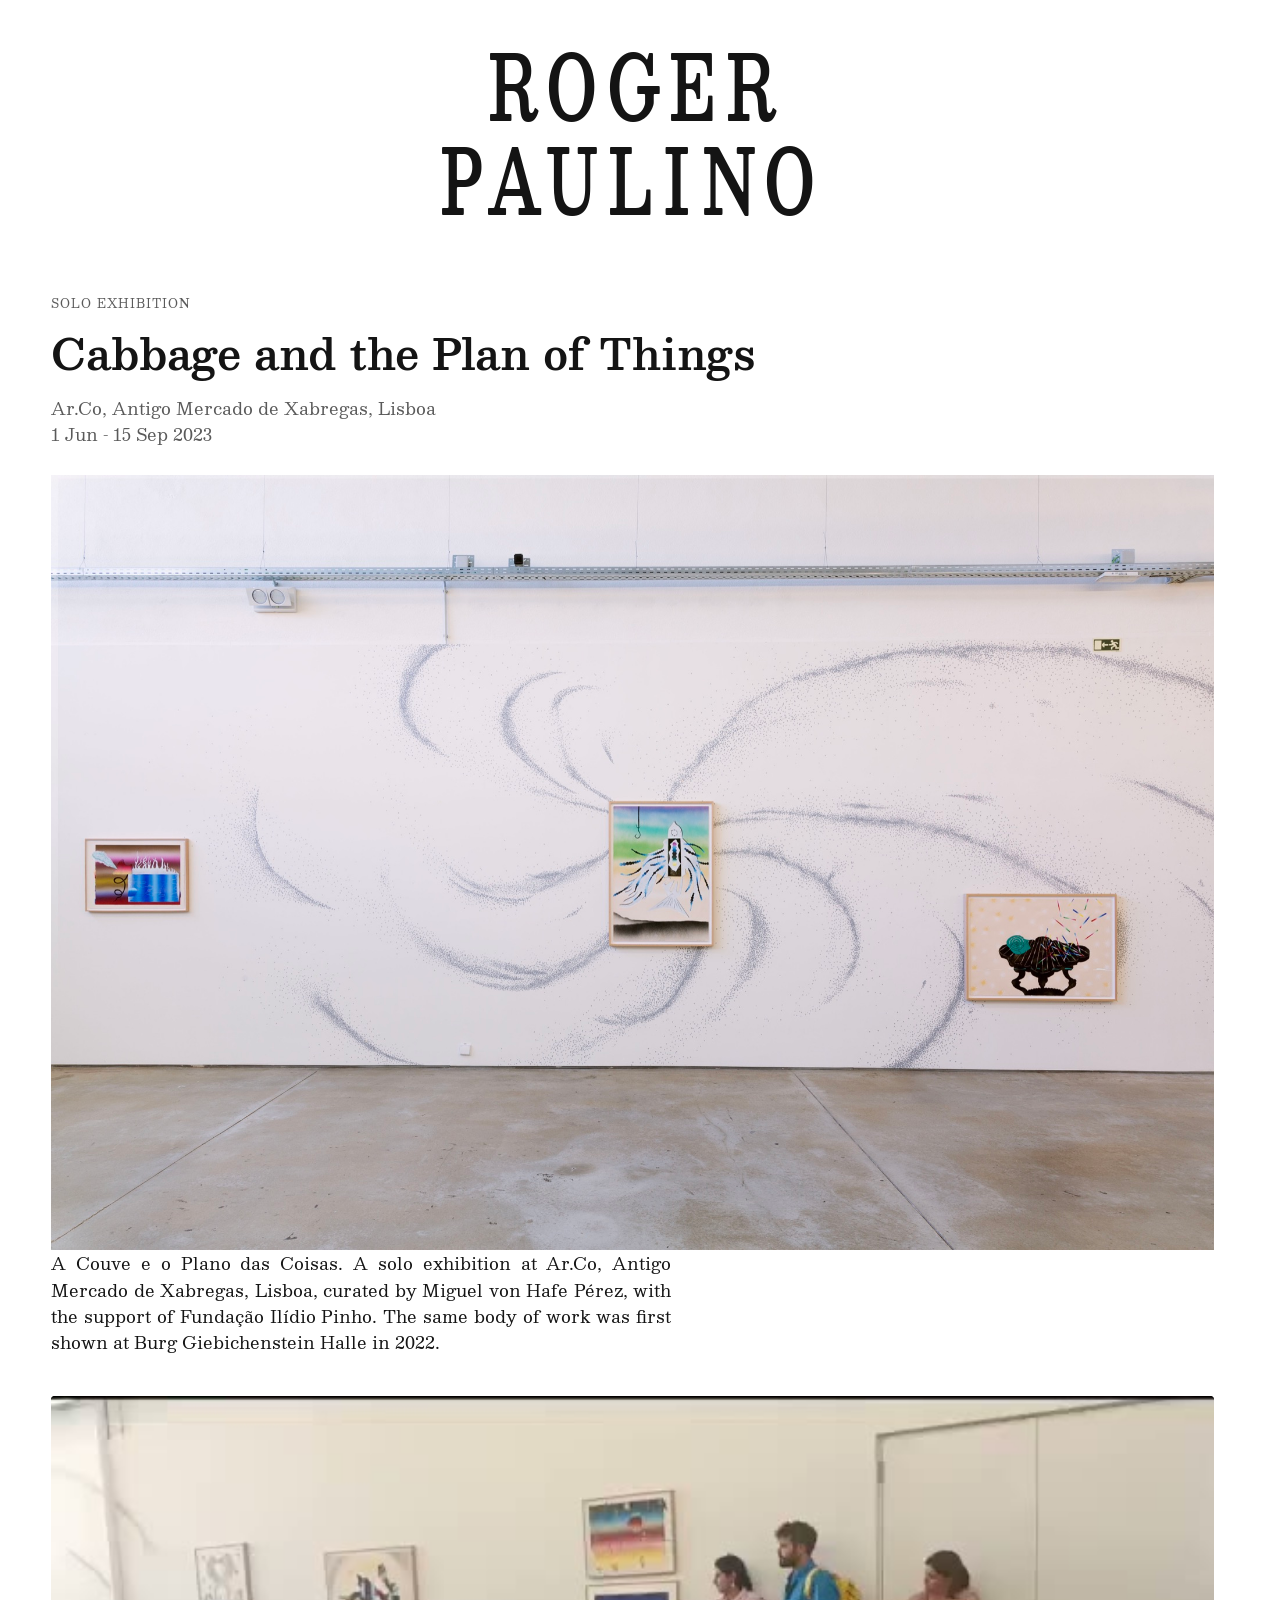
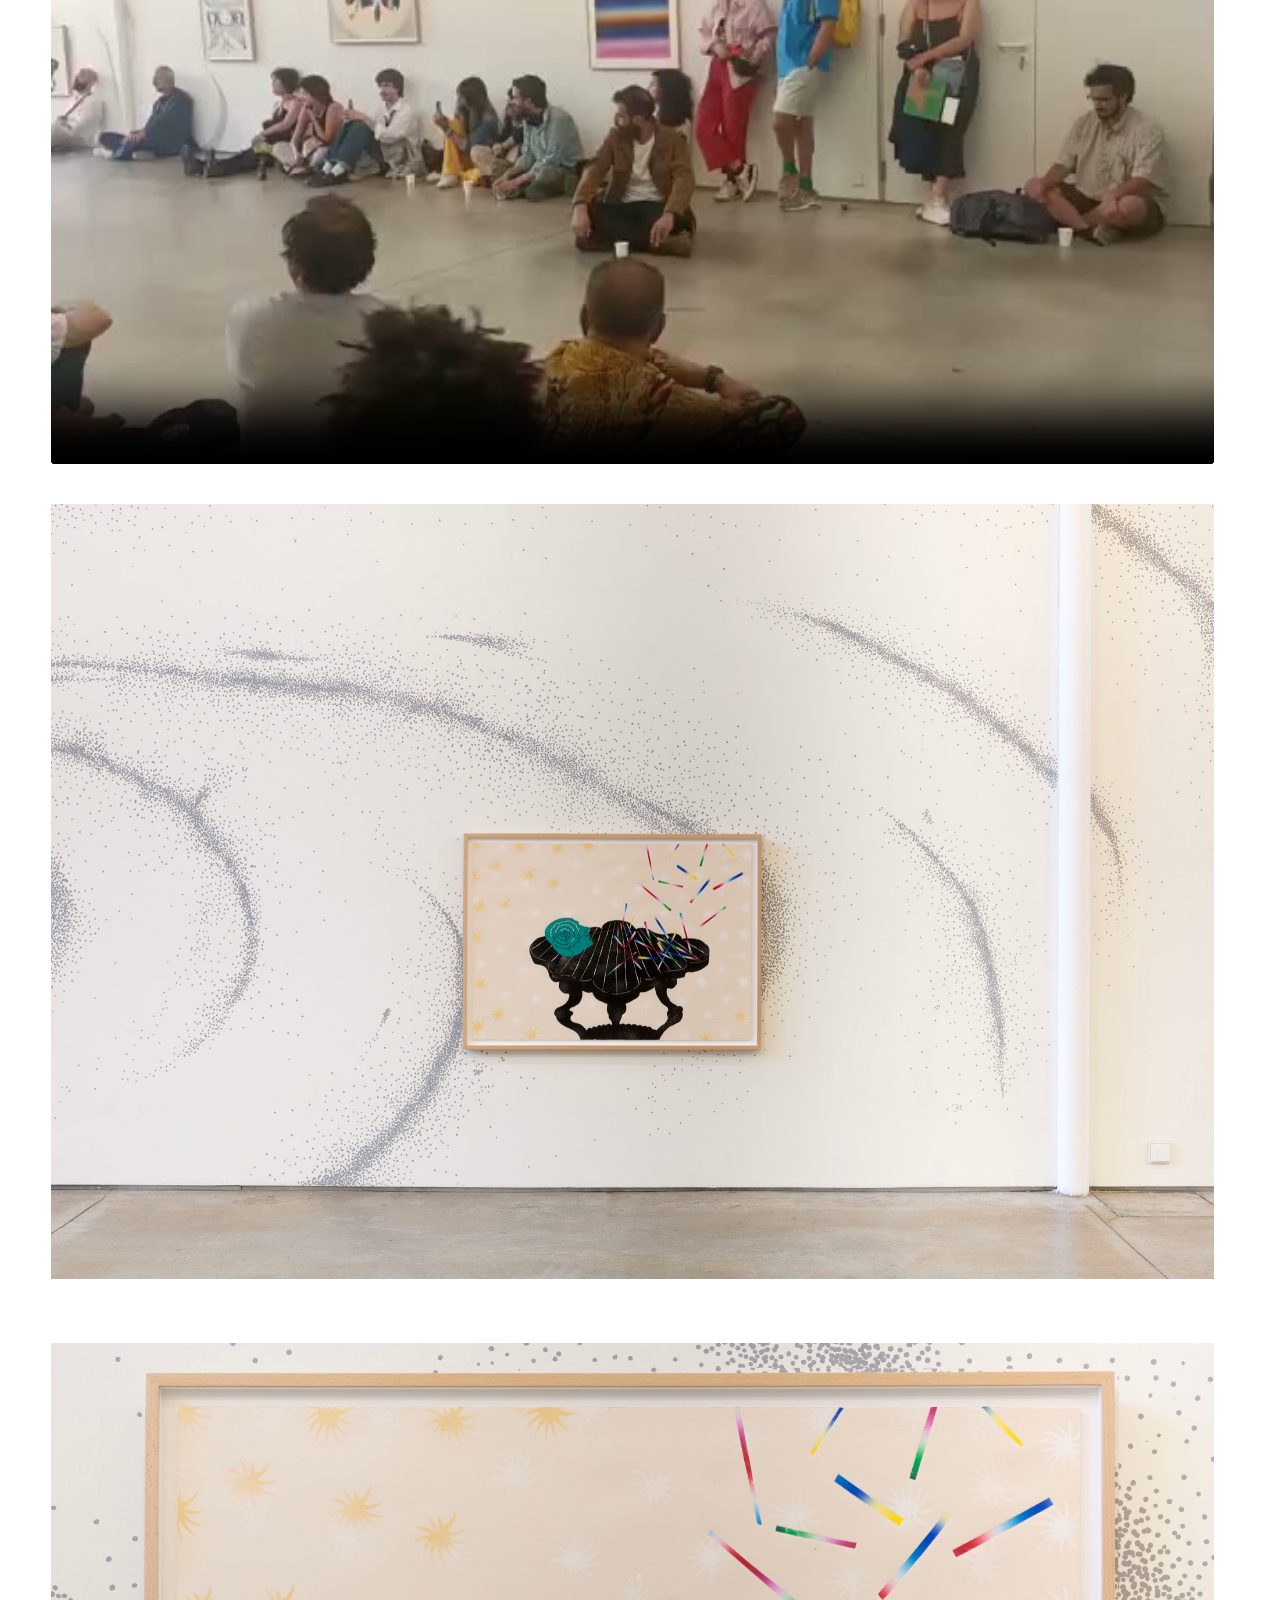
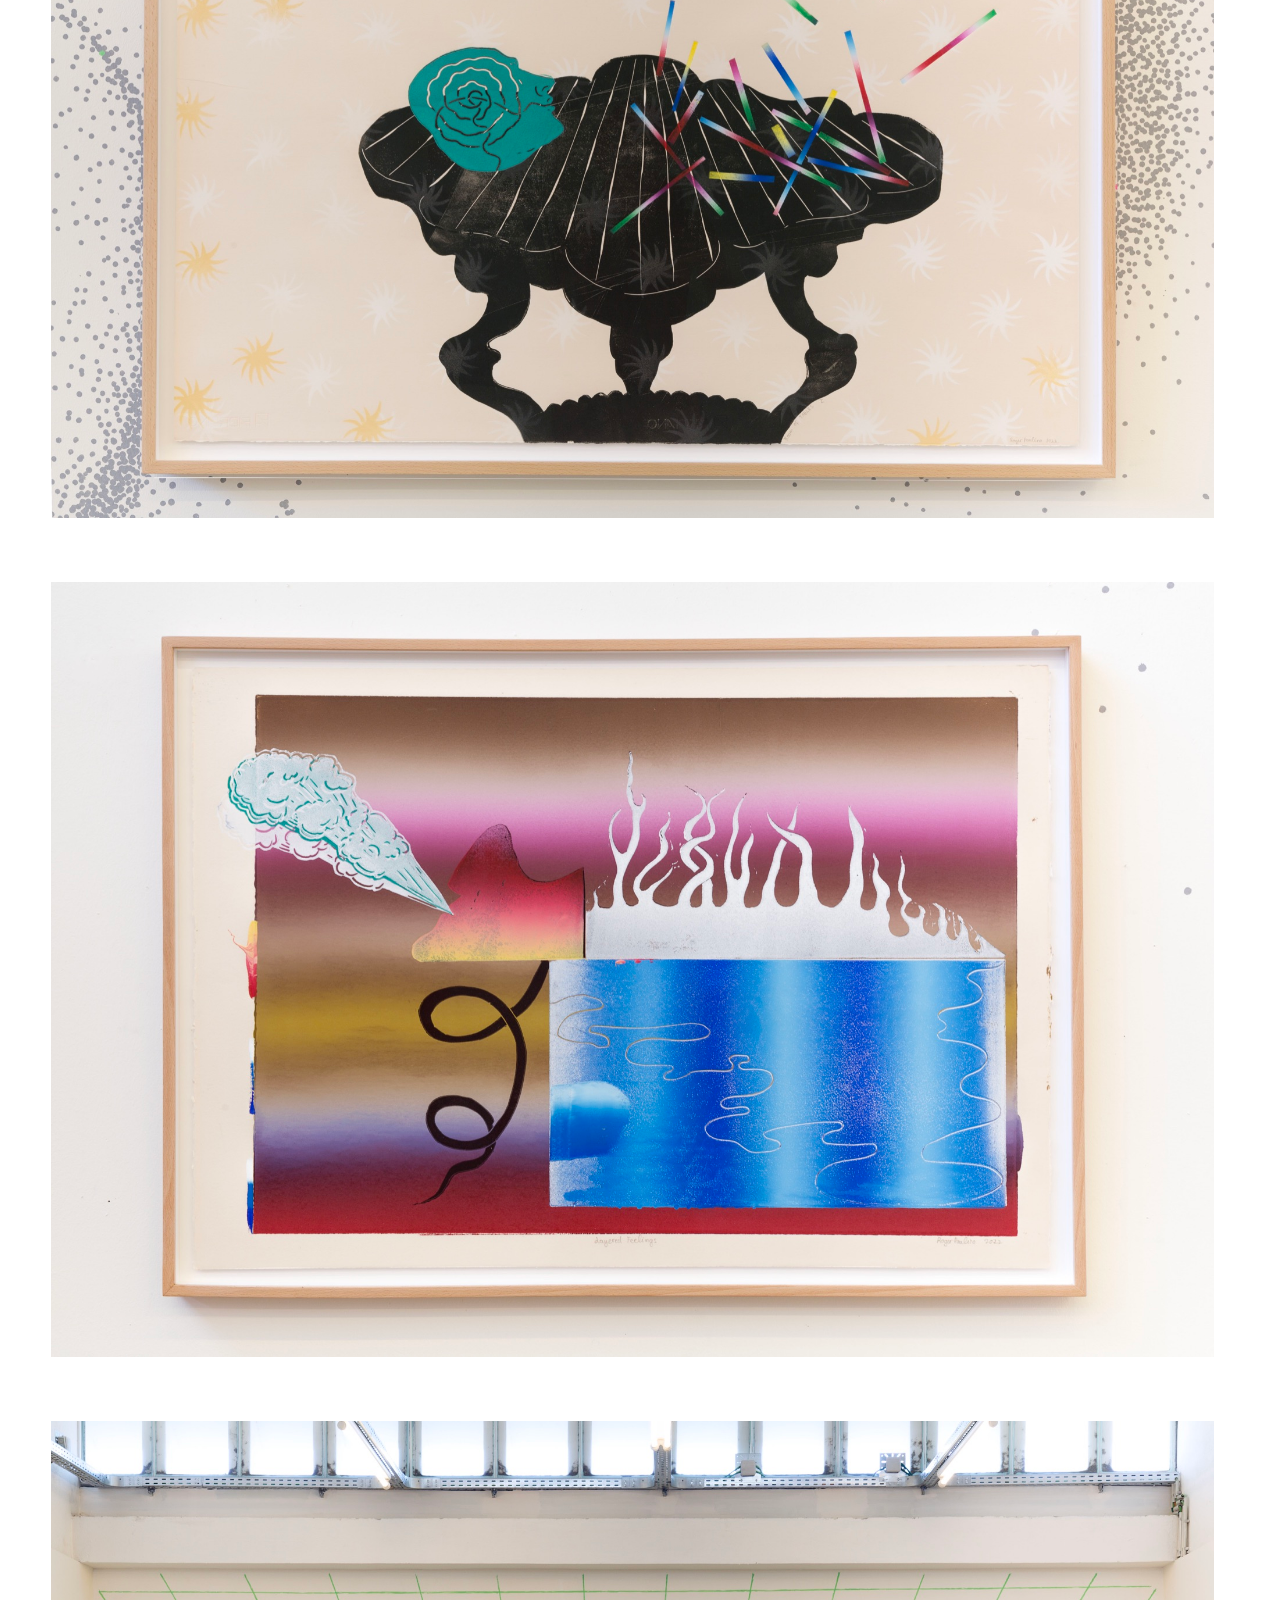
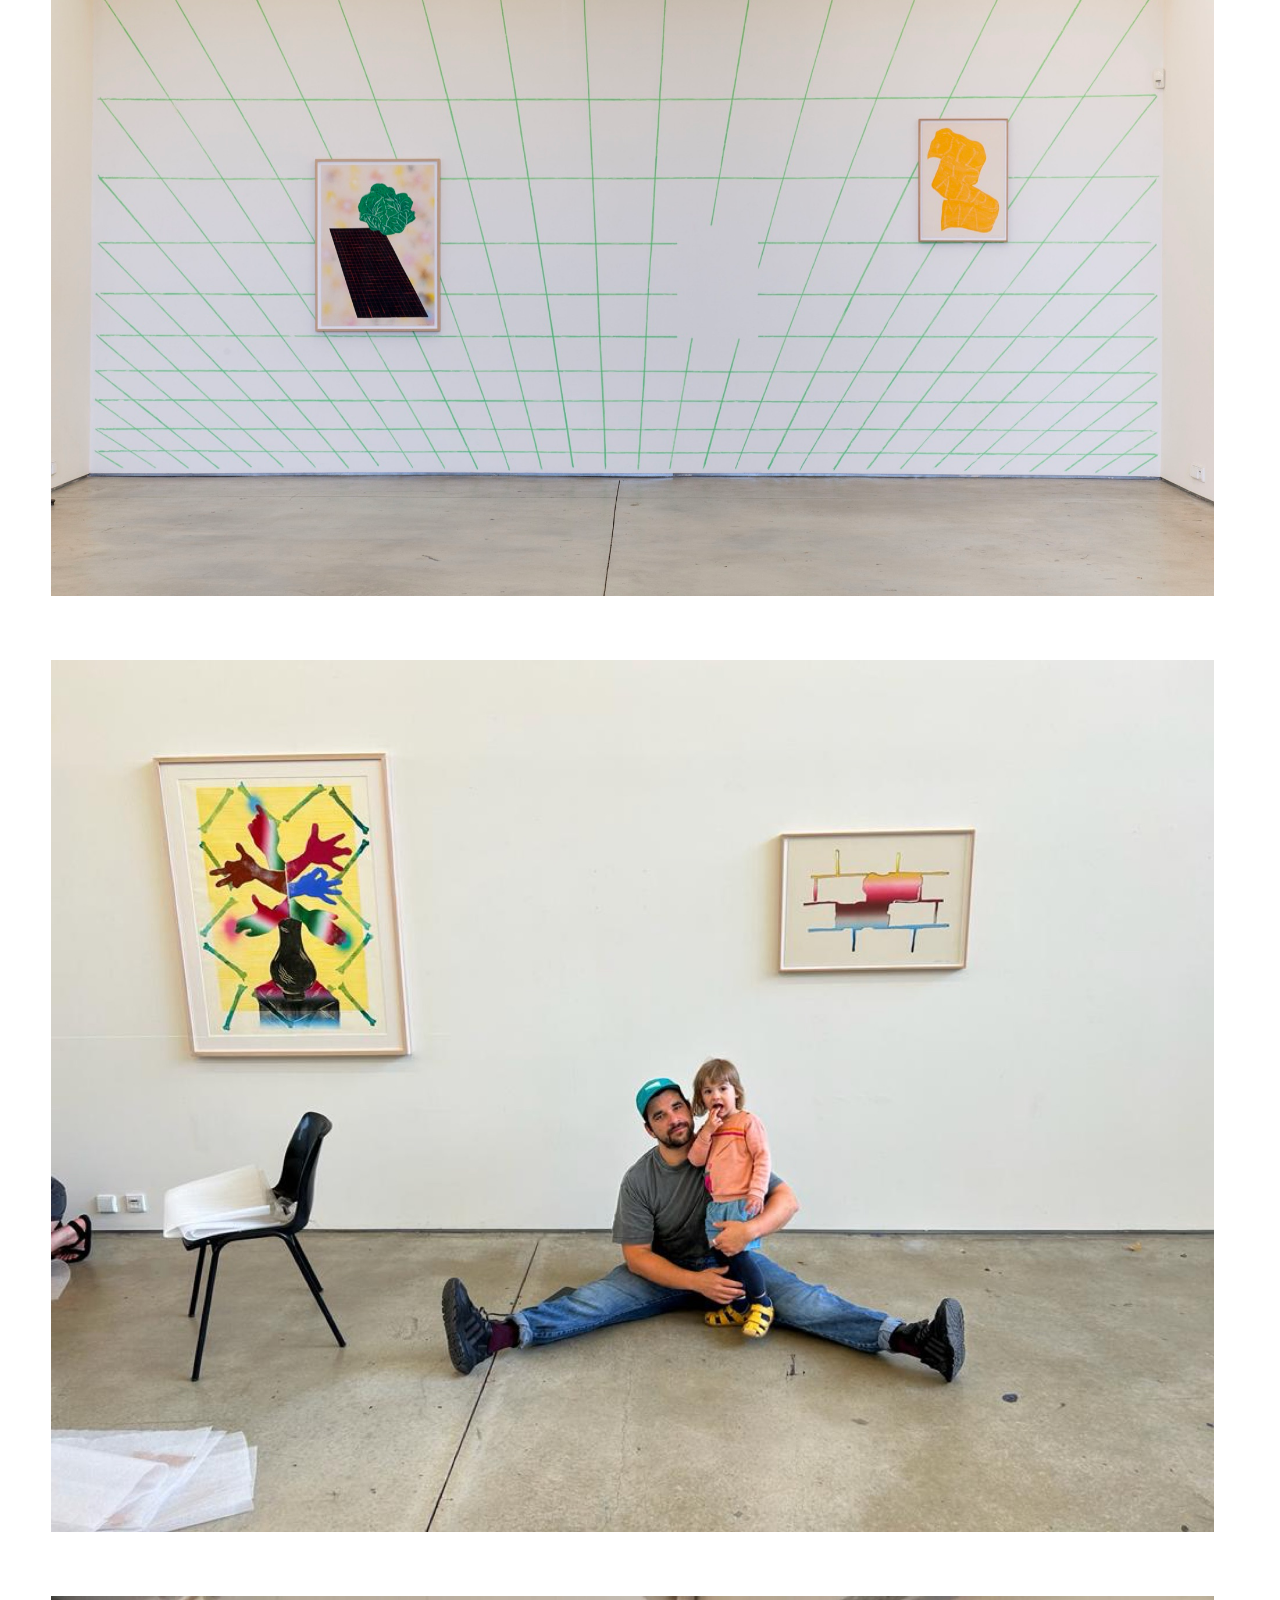
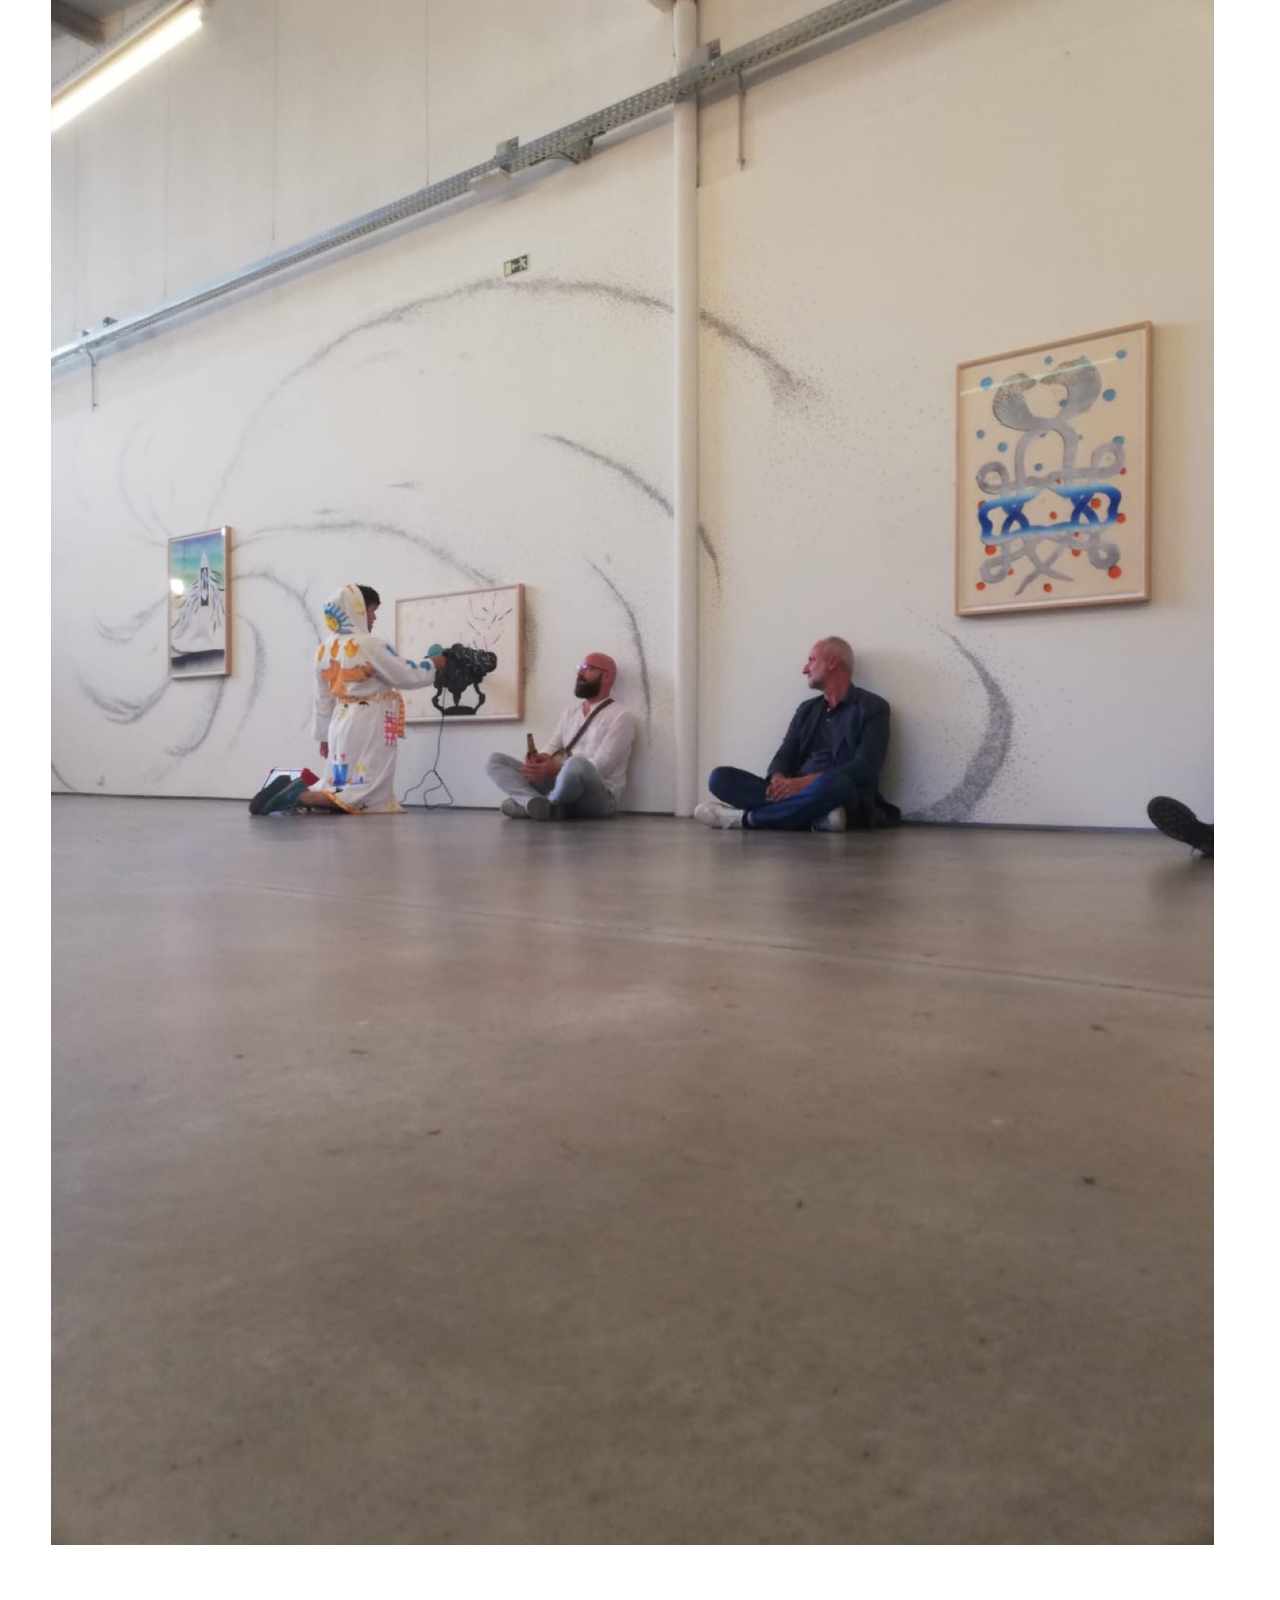
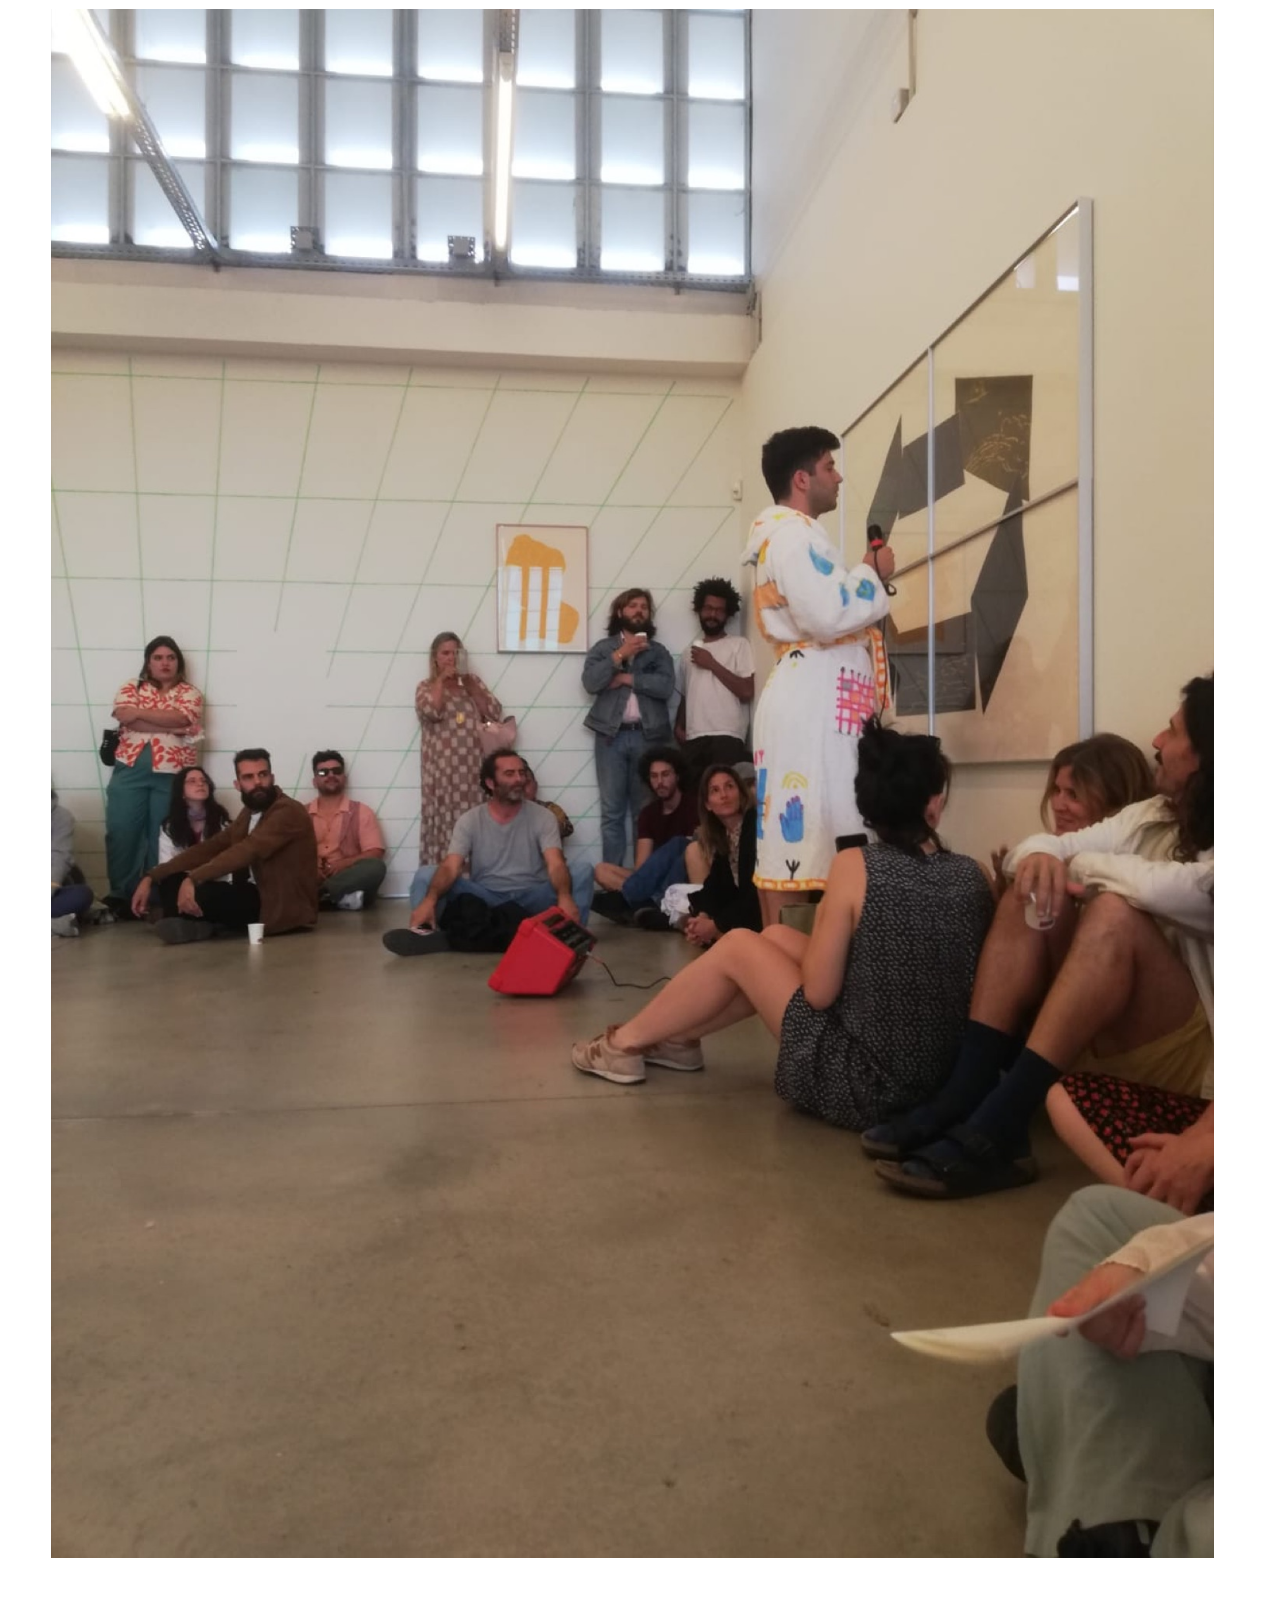
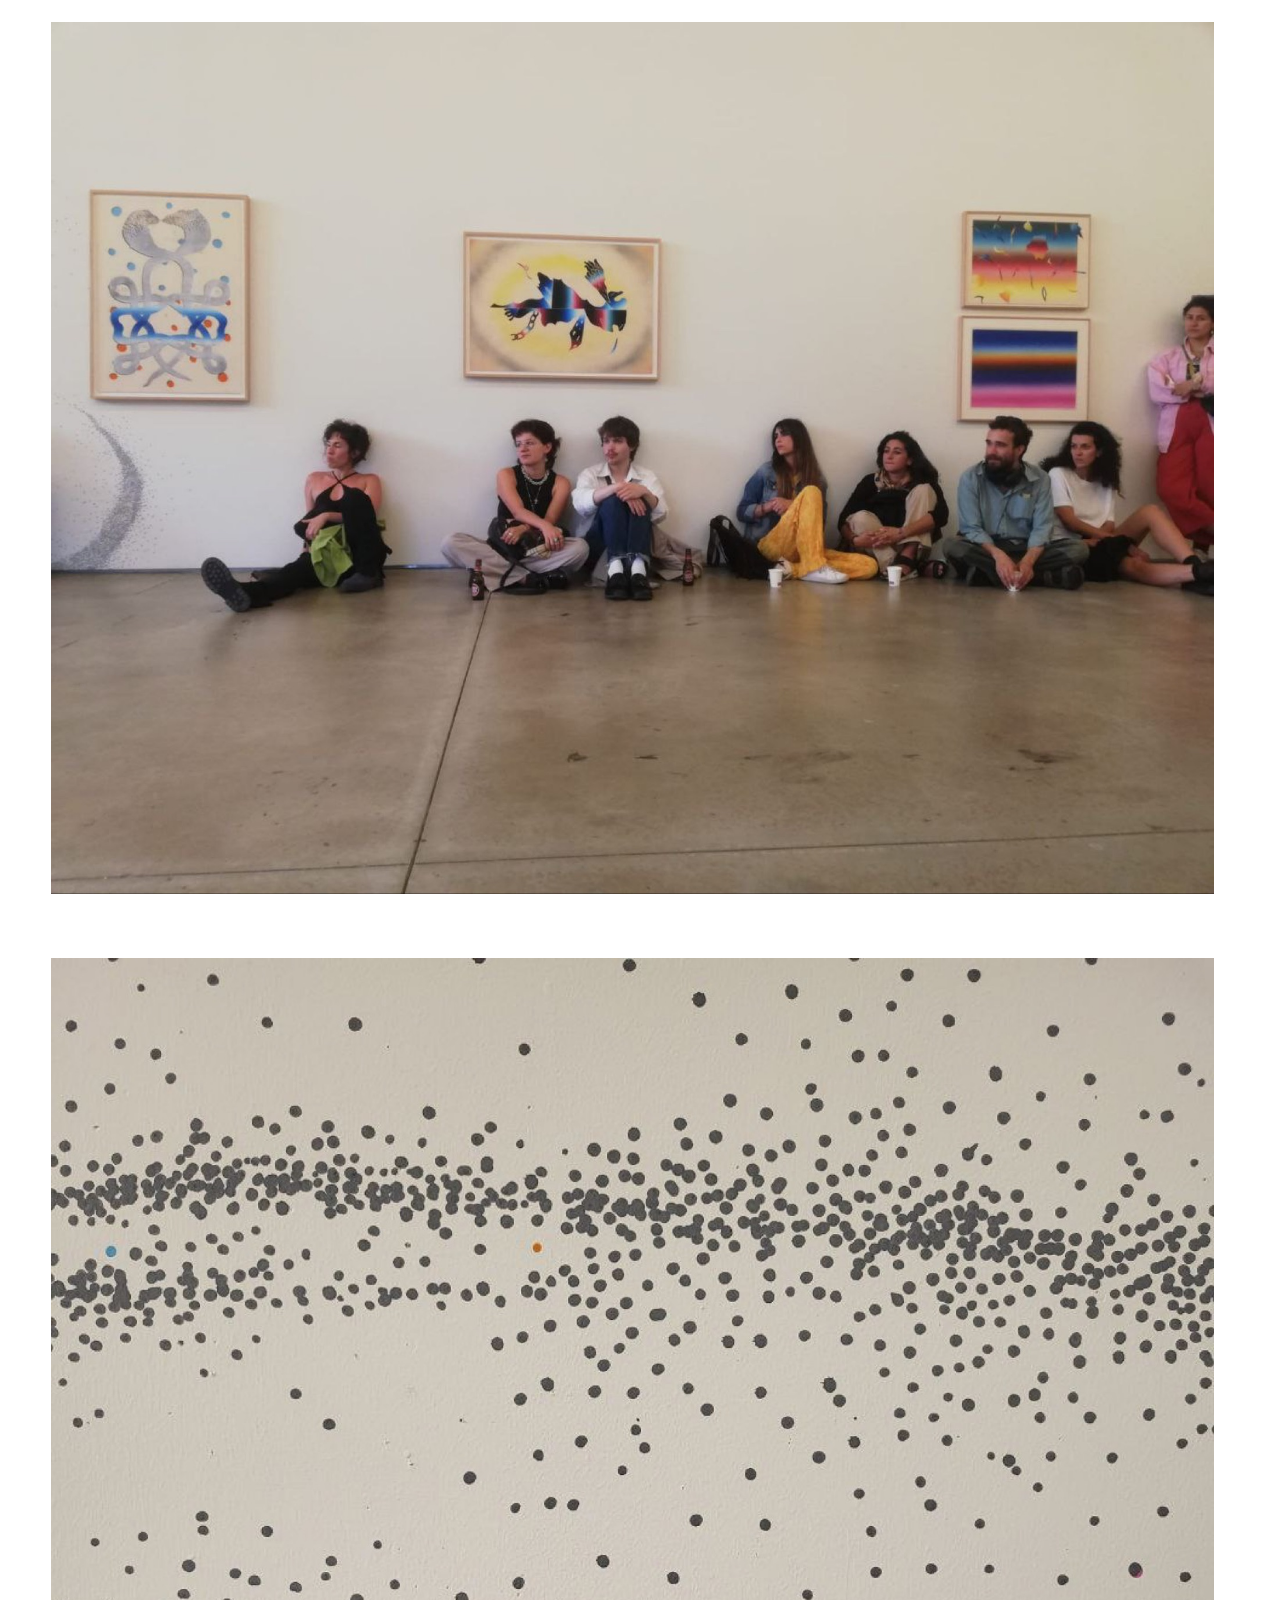
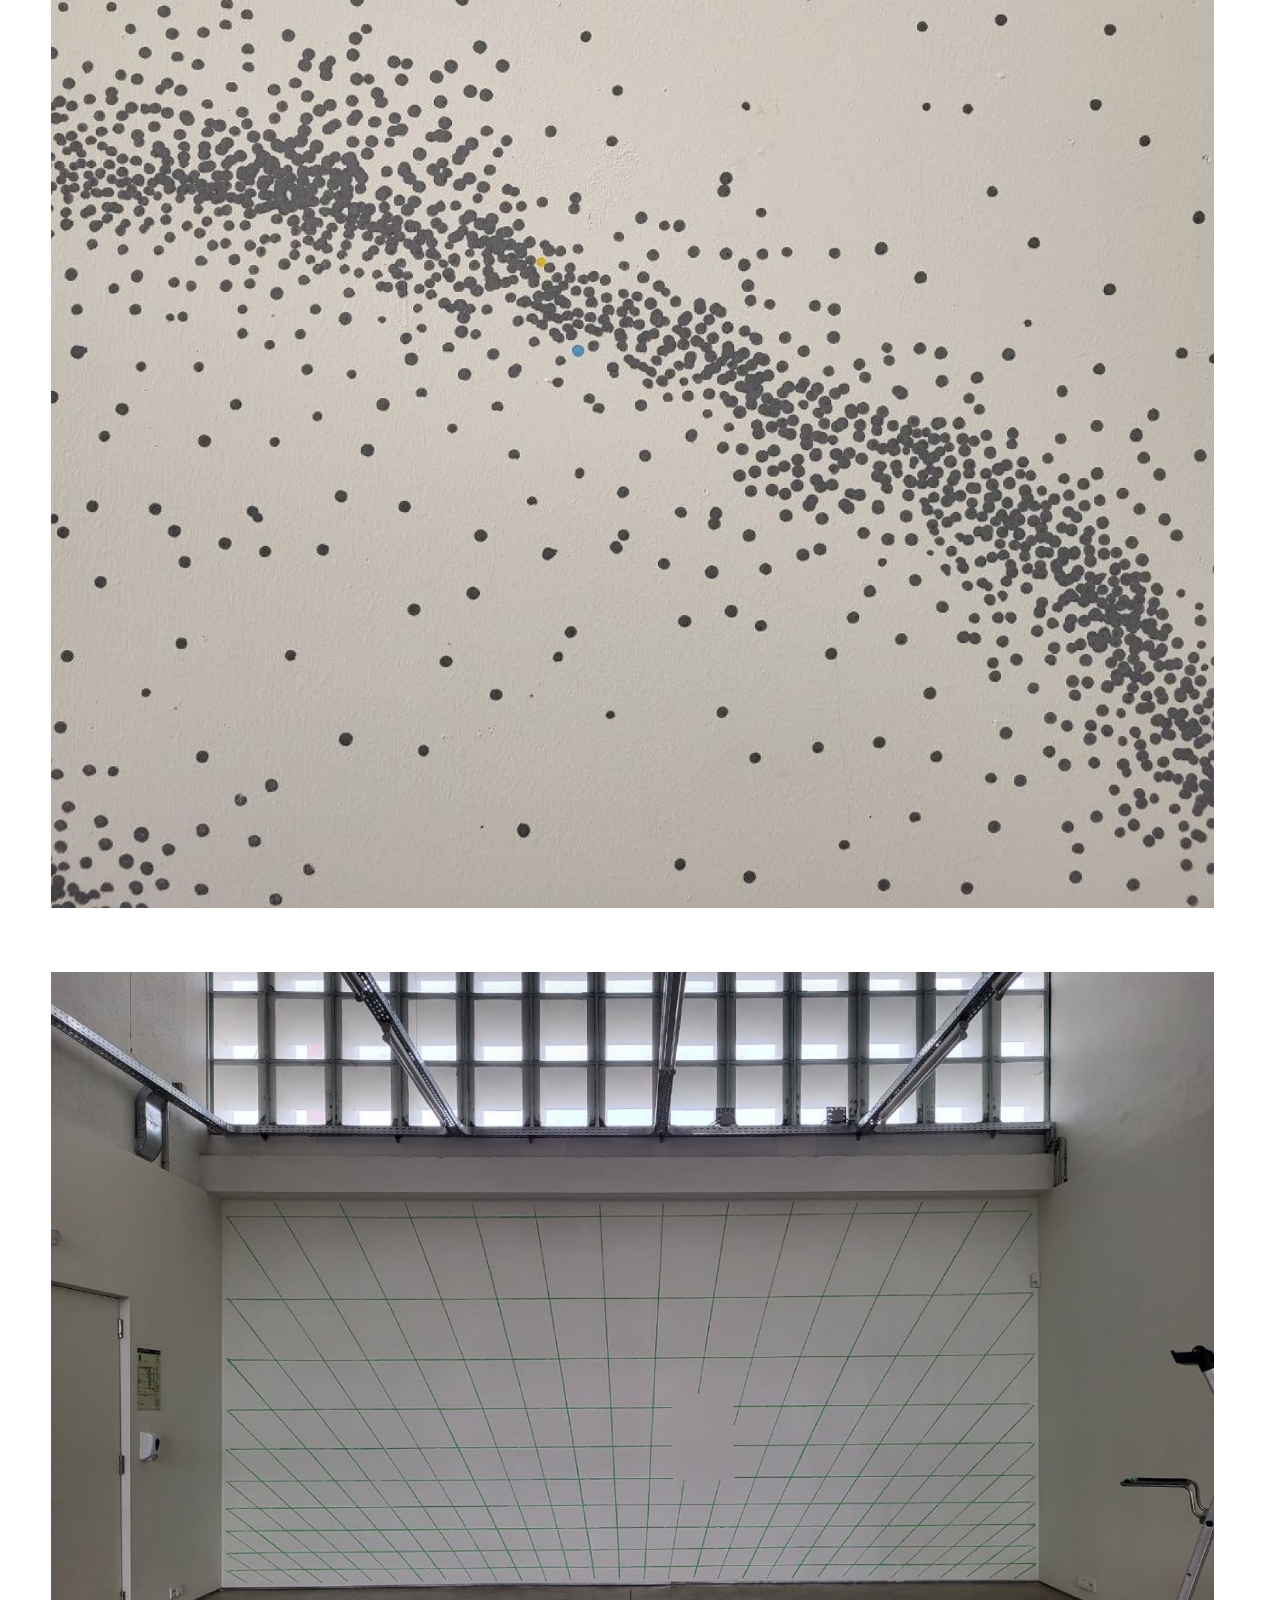
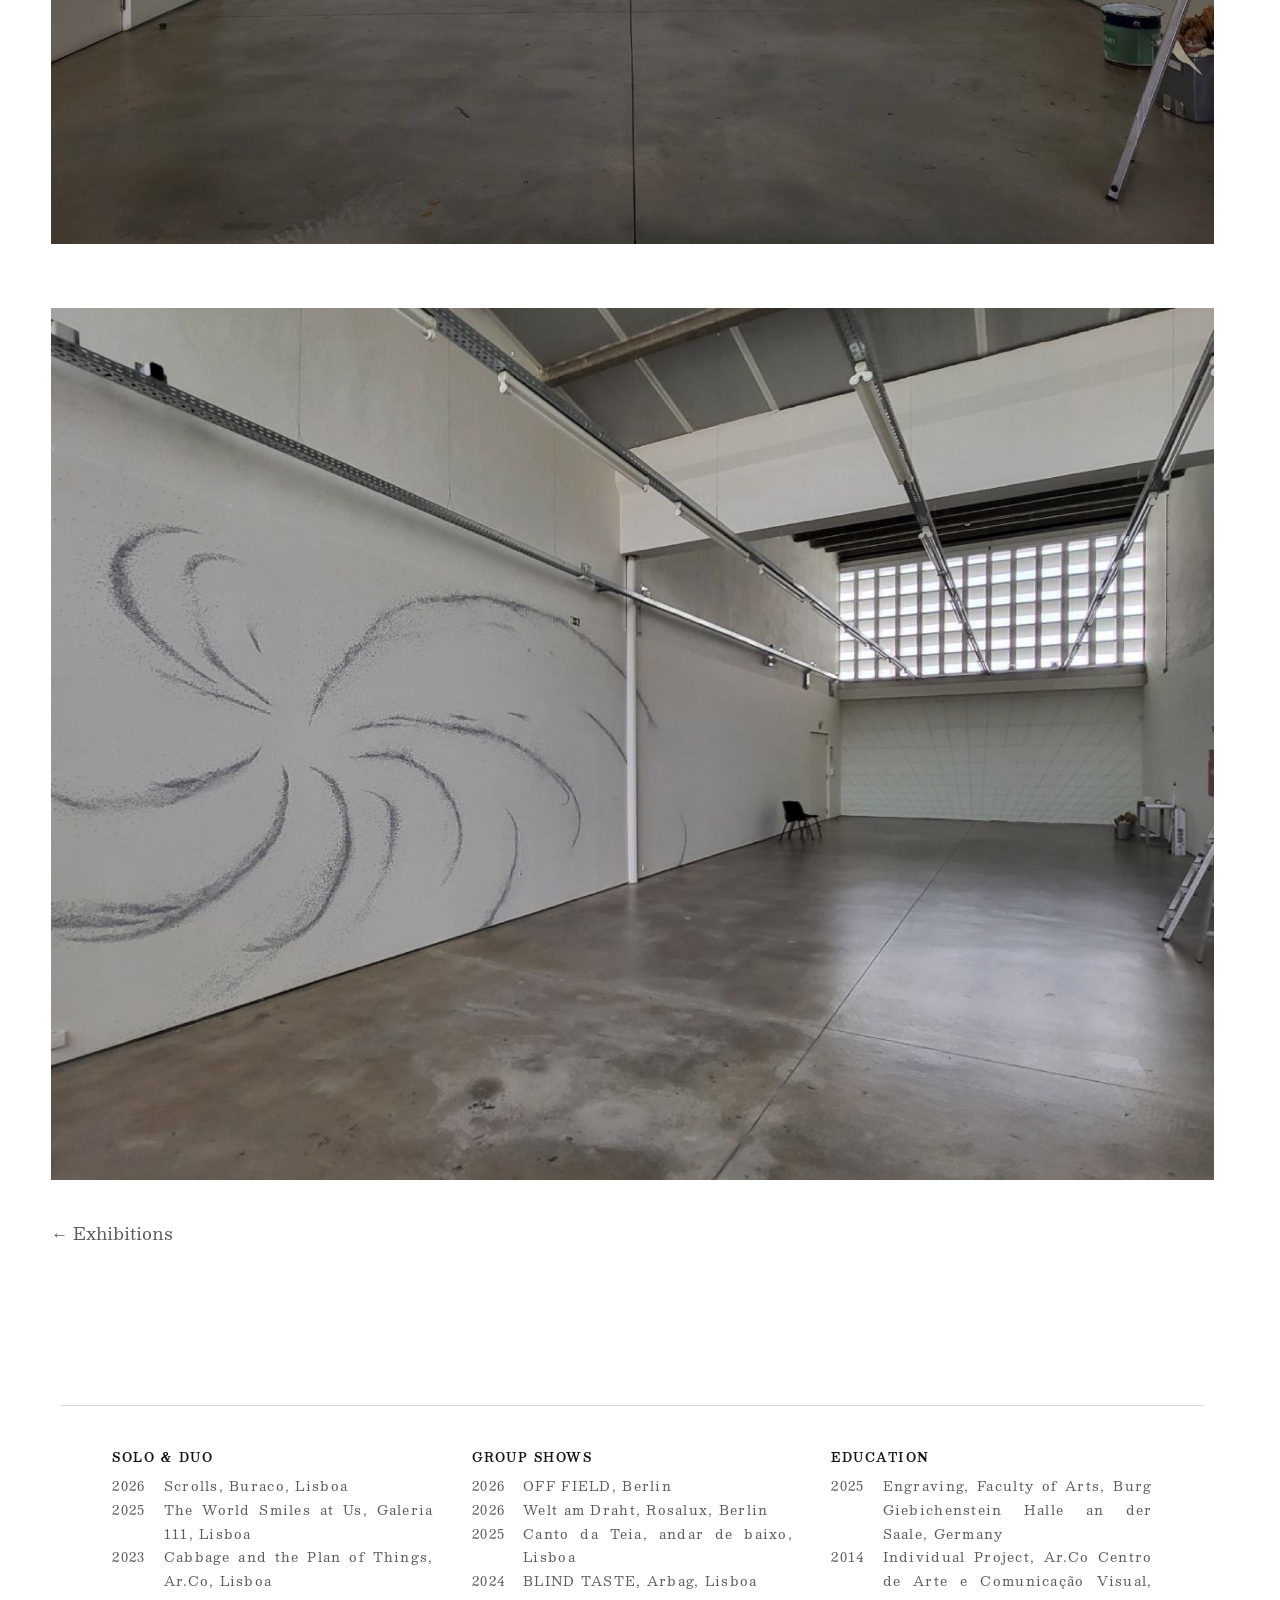
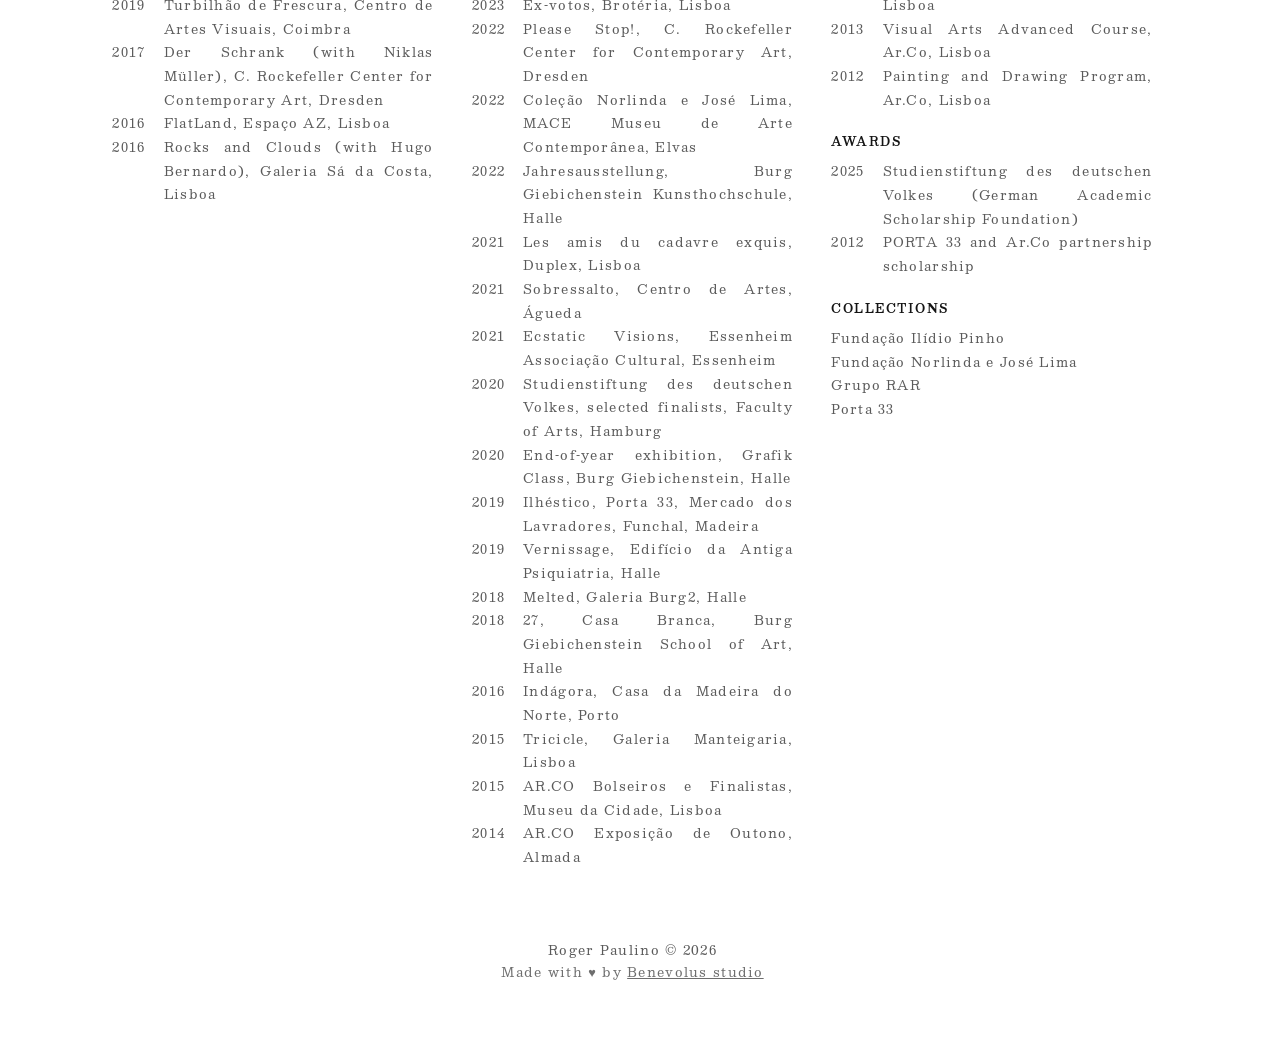
<file: exhibitions/cabbage/index.html>
<!DOCTYPE html>
<html lang="en">
<head>
  <meta charset="utf-8">
  <meta name="viewport" content="width=device-width, initial-scale=1">
  <title>Cabbage and the Plan of Things - Roger Paulino</title>
  <meta name="description" content="Cabbage and the Plan of Things, a solo exhibition at Ar.Co, Antigo Mercado de Xabregas, Lisboa (1 Jun - 15 Sep 2023).">
  <link rel="canonical" href="https://caasols.github.io/roger-paulino/exhibitions/cabbage/">
  <link rel="icon" href="../../assets/favicon.svg" type="image/svg+xml">
  <meta property="og:site_name" content="Roger Paulino">
  <meta property="og:title" content="Cabbage and the Plan of Things - Roger Paulino">
  <meta property="og:description" content="Cabbage and the Plan of Things, a solo exhibition at Ar.Co, Antigo Mercado de Xabregas, Lisboa (1 Jun - 15 Sep 2023).">
  <meta property="og:type" content="article">
  <meta property="og:url" content="https://caasols.github.io/roger-paulino/exhibitions/cabbage/">
  <meta property="og:image" content="https://caasols.github.io/roger-paulino/assets/cabbage/couve-plano-coisas-0013.jpg">
  <meta name="twitter:card" content="summary_large_image">
  <meta name="twitter:title" content="Cabbage and the Plan of Things - Roger Paulino">
  <meta name="twitter:description" content="Cabbage and the Plan of Things, a solo exhibition at Ar.Co, Antigo Mercado de Xabregas, Lisboa (1 Jun - 15 Sep 2023).">
  <meta name="twitter:image" content="https://caasols.github.io/roger-paulino/assets/cabbage/couve-plano-coisas-0013.jpg">
  <link rel="stylesheet" href="../../css/site.css?v=fabf7329">
  <script type="application/ld+json">{"@context": "https://schema.org", "@type": "ExhibitionEvent", "name": "Cabbage and the Plan of Things", "url": "https://caasols.github.io/roger-paulino/exhibitions/cabbage/", "performer": {"@type": "Person", "name": "Roger Paulino"}, "location": {"@type": "Place", "name": "Ar.Co, Antigo Mercado de Xabregas", "address": "Lisboa"}, "startDate": "2023-06-01", "endDate": "2023-09-15", "image": "https://caasols.github.io/roger-paulino/assets/cabbage/couve-plano-coisas-0013.jpg"}</script>
</head>
<body class="page-inner">
  <header class="site-header">
    <a class="masthead" href="../../index.html">Roger<br>Paulino</a>
  </header>

  <main>
    <article class="show">
      <header class="show__head">
        <p class="show__type">Solo exhibition</p>
        <h1 class="show__title">Cabbage and the Plan of Things</h1>
        <p class="show__meta">Ar.Co, Antigo Mercado de Xabregas, Lisboa</p>
        
        <p class="show__meta">1 Jun - 15 Sep 2023</p>
      </header>

      
      <figure class="show__figure frame">
        <a class="gallery__item" href="../../assets/cabbage/couve-plano-coisas-0013.jpg"><img src="../../assets/cabbage/couve-plano-coisas-0013.jpg" alt="Cabbage and the Plan of Things" loading="lazy"></a>
      </figure>
      
      

      
      <section class="show__statement prose">
        <p>A Couve e o Plano das Coisas. A solo exhibition at Ar.Co, Antigo Mercado de Xabregas, Lisboa, curated by Miguel von Hafe Pérez, with the support of Fundação Ilídio Pinho. The same body of work was first shown at Burg Giebichenstein Halle in 2022.</p>
      </section>
      

      
      <section class="show__videos">
        
        <video class="show__video" controls preload="none" poster="../../assets/cabbage/vid-20260513-195032-732-poster.jpg">
          <source src="../../assets/cabbage/vid-20260513-195032-732.mp4" type="video/mp4">
        </video>
        
      </section>
      

      
      <section class="show__figures">
        
        <figure class="show__figure frame">
          <a class="gallery__item" href="../../assets/cabbage/couve-plano-coisas-0021.jpg"><img loading="lazy" src="../../assets/cabbage/couve-plano-coisas-0021.jpg" alt="Cabbage and the Plan of Things, image 1"></a>
        </figure>
        
        <figure class="show__figure frame">
          <a class="gallery__item" href="../../assets/cabbage/couve-plano-coisas-0022.jpg"><img loading="lazy" src="../../assets/cabbage/couve-plano-coisas-0022.jpg" alt="Cabbage and the Plan of Things, image 2"></a>
        </figure>
        
        <figure class="show__figure frame">
          <a class="gallery__item" href="../../assets/cabbage/couve-plano-coisas-0026.jpg"><img loading="lazy" src="../../assets/cabbage/couve-plano-coisas-0026.jpg" alt="Cabbage and the Plan of Things, image 3"></a>
        </figure>
        
        <figure class="show__figure frame">
          <a class="gallery__item" href="../../assets/cabbage/couve-plano-coisas-0045.jpg"><img loading="lazy" src="../../assets/cabbage/couve-plano-coisas-0045.jpg" alt="Cabbage and the Plan of Things, image 4"></a>
        </figure>
        
        <figure class="show__figure frame">
          <a class="gallery__item" href="../../assets/cabbage/img-20230530-wa0037.jpg"><img loading="lazy" src="../../assets/cabbage/img-20230530-wa0037.jpg" alt="Cabbage and the Plan of Things, image 5"></a>
        </figure>
        
        <figure class="show__figure frame">
          <a class="gallery__item" href="../../assets/cabbage/img-20230602-wa0029.jpg"><img loading="lazy" src="../../assets/cabbage/img-20230602-wa0029.jpg" alt="Cabbage and the Plan of Things, image 6"></a>
        </figure>
        
        <figure class="show__figure frame">
          <a class="gallery__item" href="../../assets/cabbage/img-20230602-wa0033.jpg"><img loading="lazy" src="../../assets/cabbage/img-20230602-wa0033.jpg" alt="Cabbage and the Plan of Things, image 7"></a>
        </figure>
        
        <figure class="show__figure frame">
          <a class="gallery__item" href="../../assets/cabbage/img-20260513-195021-264.jpg"><img loading="lazy" src="../../assets/cabbage/img-20260513-195021-264.jpg" alt="Cabbage and the Plan of Things, image 8"></a>
        </figure>
        
        <figure class="show__figure frame">
          <a class="gallery__item" href="../../assets/cabbage/img-20260513-195058-815.jpg"><img loading="lazy" src="../../assets/cabbage/img-20260513-195058-815.jpg" alt="Cabbage and the Plan of Things, image 9"></a>
        </figure>
        
        <figure class="show__figure frame">
          <a class="gallery__item" href="../../assets/cabbage/img-20260513-195128-922.jpg"><img loading="lazy" src="../../assets/cabbage/img-20260513-195128-922.jpg" alt="Cabbage and the Plan of Things, image 10"></a>
        </figure>
        
        <figure class="show__figure frame">
          <a class="gallery__item" href="../../assets/cabbage/img-20260513-195129-074.jpg"><img loading="lazy" src="../../assets/cabbage/img-20260513-195129-074.jpg" alt="Cabbage and the Plan of Things, image 11"></a>
        </figure>
        
      </section>
      

      

      

      

      <p class="show__back"><a href="../../exhibitions/index.html">&larr; Exhibitions</a></p>
    </article>

  </main>

  <footer class="site-footer cv-footer">
    <div class="cv-col">
      <h2 class="cv-col__h">Solo &amp; duo</h2>
      <ul><li><span class="cv-year">2026</span><span class="cv-text">Scrolls, Buraco, Lisboa</span></li><li><span class="cv-year">2025</span><span class="cv-text">The World Smiles at Us, Galeria 111, Lisboa</span></li><li><span class="cv-year">2023</span><span class="cv-text">Cabbage and the Plan of Things, Ar.Co, Lisboa</span></li><li><span class="cv-year">2019</span><span class="cv-text">Turbilhão de Frescura, Centro de Artes Visuais, Coimbra</span></li><li><span class="cv-year">2017</span><span class="cv-text">Der Schrank (with Niklas Müller), C. Rockefeller Center for Contemporary Art, Dresden</span></li><li><span class="cv-year">2016</span><span class="cv-text">FlatLand, Espaço AZ, Lisboa</span></li><li><span class="cv-year">2016</span><span class="cv-text">Rocks and Clouds (with Hugo Bernardo), Galeria Sá da Costa, Lisboa</span></li></ul>
    </div>
    <div class="cv-col">
      <h2 class="cv-col__h">Group shows</h2>
      <ul><li><span class="cv-year">2026</span><span class="cv-text">OFF FIELD, Berlin</span></li><li><span class="cv-year">2026</span><span class="cv-text">Welt am Draht, Rosalux, Berlin</span></li><li><span class="cv-year">2025</span><span class="cv-text">Canto da Teia, andar de baixo, Lisboa</span></li><li><span class="cv-year">2024</span><span class="cv-text">BLIND TASTE, Arbag, Lisboa</span></li><li><span class="cv-year">2023</span><span class="cv-text">Ex-votos, Brotéria, Lisboa</span></li><li><span class="cv-year">2022</span><span class="cv-text">Please Stop!, C. Rockefeller Center for Contemporary Art, Dresden</span></li><li><span class="cv-year">2022</span><span class="cv-text">Coleção Norlinda e José Lima, MACE Museu de Arte Contemporânea, Elvas</span></li><li><span class="cv-year">2022</span><span class="cv-text">Jahresausstellung, Burg Giebichenstein Kunsthochschule, Halle</span></li><li><span class="cv-year">2021</span><span class="cv-text">Les amis du cadavre exquis, Duplex, Lisboa</span></li><li><span class="cv-year">2021</span><span class="cv-text">Sobressalto, Centro de Artes, Águeda</span></li><li><span class="cv-year">2021</span><span class="cv-text">Ecstatic Visions, Essenheim Associação Cultural, Essenheim</span></li><li><span class="cv-year">2020</span><span class="cv-text">Studienstiftung des deutschen Volkes, selected finalists, Faculty of Arts, Hamburg</span></li><li><span class="cv-year">2020</span><span class="cv-text">End-of-year exhibition, Grafik Class, Burg Giebichenstein, Halle</span></li><li><span class="cv-year">2019</span><span class="cv-text">Ilhéstico, Porta 33, Mercado dos Lavradores, Funchal, Madeira</span></li><li><span class="cv-year">2019</span><span class="cv-text">Vernissage, Edifício da Antiga Psiquiatria, Halle</span></li><li><span class="cv-year">2018</span><span class="cv-text">Melted, Galeria Burg2, Halle</span></li><li><span class="cv-year">2018</span><span class="cv-text">27, Casa Branca, Burg Giebichenstein School of Art, Halle</span></li><li><span class="cv-year">2016</span><span class="cv-text">Indágora, Casa da Madeira do Norte, Porto</span></li><li><span class="cv-year">2015</span><span class="cv-text">Tricicle, Galeria Manteigaria, Lisboa</span></li><li><span class="cv-year">2015</span><span class="cv-text">AR.CO Bolseiros e Finalistas, Museu da Cidade, Lisboa</span></li><li><span class="cv-year">2014</span><span class="cv-text">AR.CO Exposição de Outono, Almada</span></li></ul>
    </div>
    <div class="cv-col">
      <h2 class="cv-col__h">Education</h2>
      <ul><li><span class="cv-year">2025</span><span class="cv-text">Engraving, Faculty of Arts, Burg Giebichenstein Halle an der Saale, Germany</span></li><li><span class="cv-year">2014</span><span class="cv-text">Individual Project, Ar.Co Centro de Arte e Comunicação Visual, Lisboa</span></li><li><span class="cv-year">2013</span><span class="cv-text">Visual Arts Advanced Course, Ar.Co, Lisboa</span></li><li><span class="cv-year">2012</span><span class="cv-text">Painting and Drawing Program, Ar.Co, Lisboa</span></li></ul>
      <h2 class="cv-col__h">Awards</h2>
      <ul><li><span class="cv-year">2025</span><span class="cv-text">Studienstiftung des deutschen Volkes (German Academic Scholarship Foundation)</span></li><li><span class="cv-year">2012</span><span class="cv-text">PORTA 33 and Ar.Co partnership scholarship</span></li></ul>
      <h2 class="cv-col__h">Collections</h2>
      <ul class="cv-col__plain"><li><a href="https://arte.fundacaoip.pt/artist/186" target="_blank" rel="noopener">Fundação Ilídio Pinho</a></li><li>Fundação Norlinda e José Lima</li><li><a href="https://www.rar.com/en/rar-seen-by/roger-paulino/" target="_blank" rel="noopener">Grupo RAR</a></li><li><a href="https://www.porta33.com/porta33_madeira/exposicoes/content_exposicoes/Ilhestico/content_obras/roger_paulino/roger_paulino.html" target="_blank" rel="noopener">Porta 33</a></li></ul>
    </div>
    <p class="cv-footer__legal">
      Roger Paulino &copy; <span class="js-year">2026</span><br>
      <span class="cv-footer__credit">Made with &#9829; by <a href="https://benevol.us" target="_blank" rel="noopener">Benevolus studio</a></span>
    </p>
  </footer>

  <script src="../../js/site.js?v=36cc8234"></script>
</body>
</html>
</file>
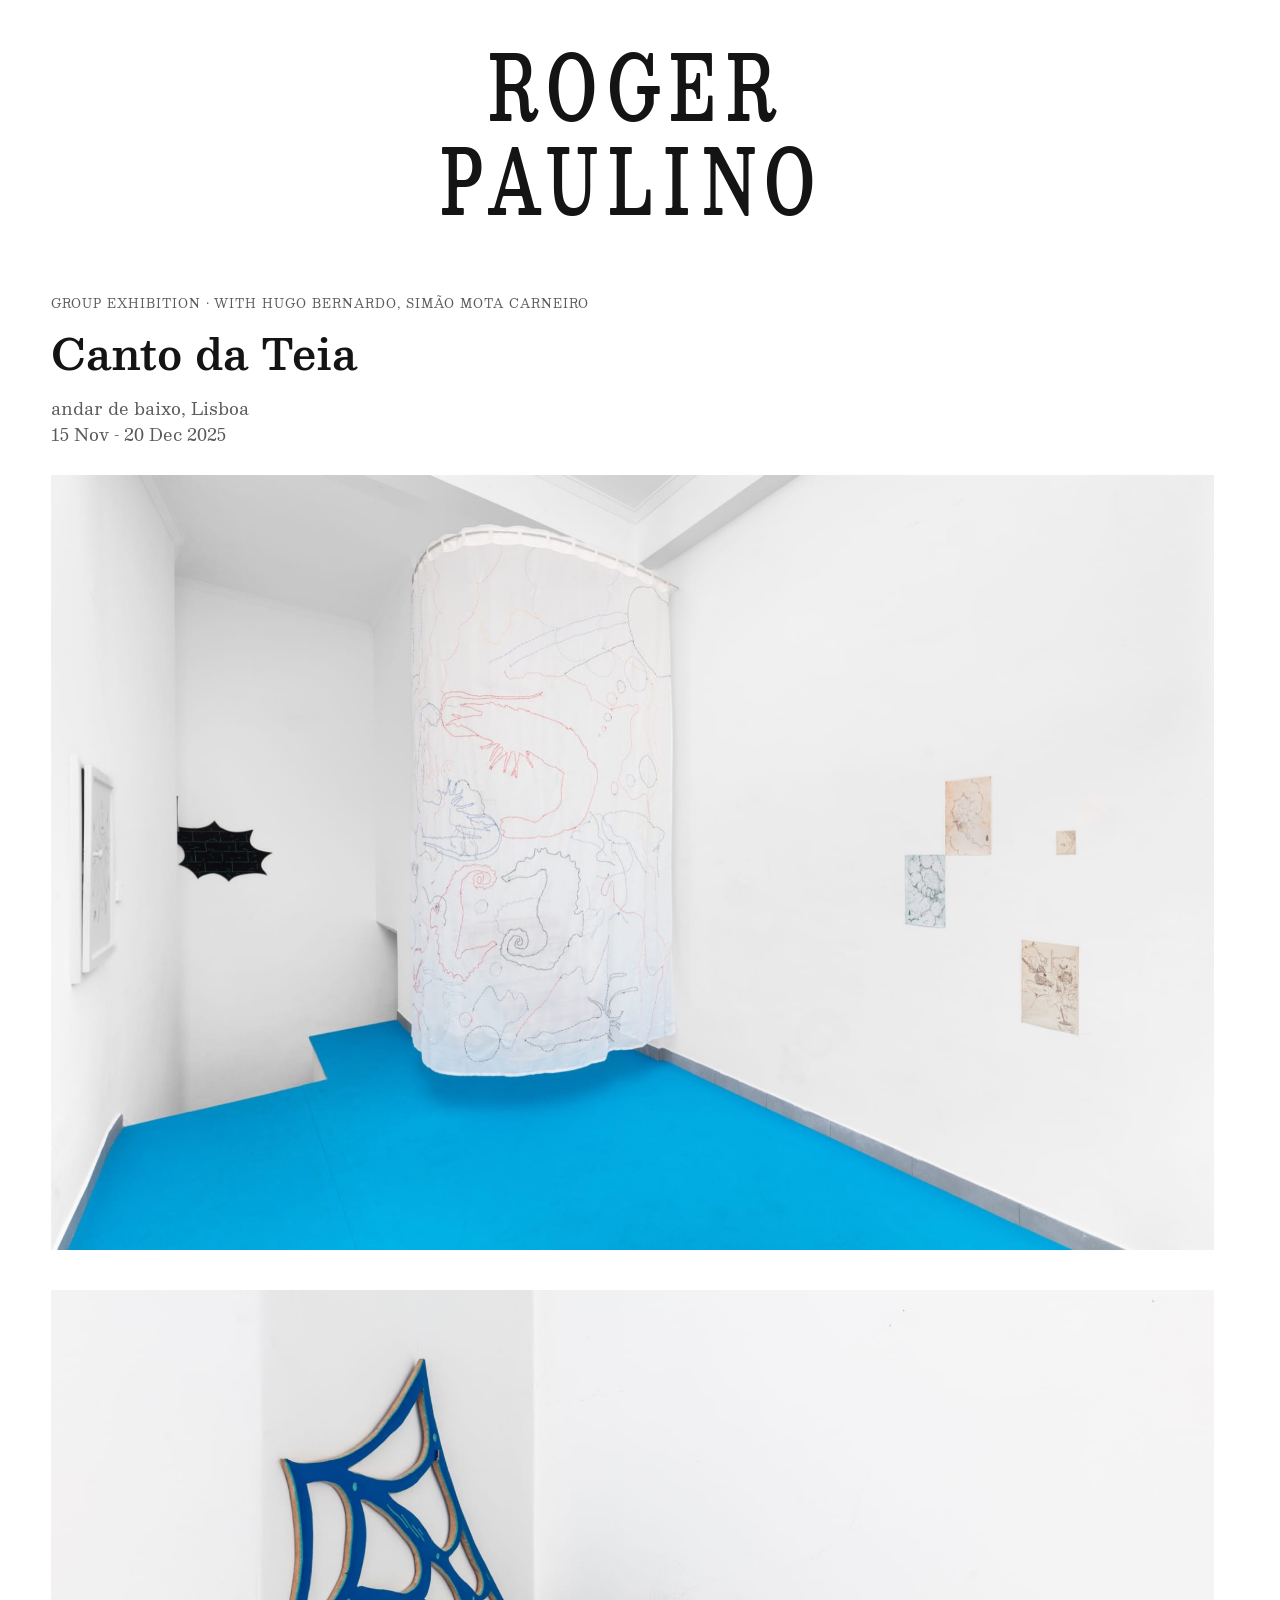
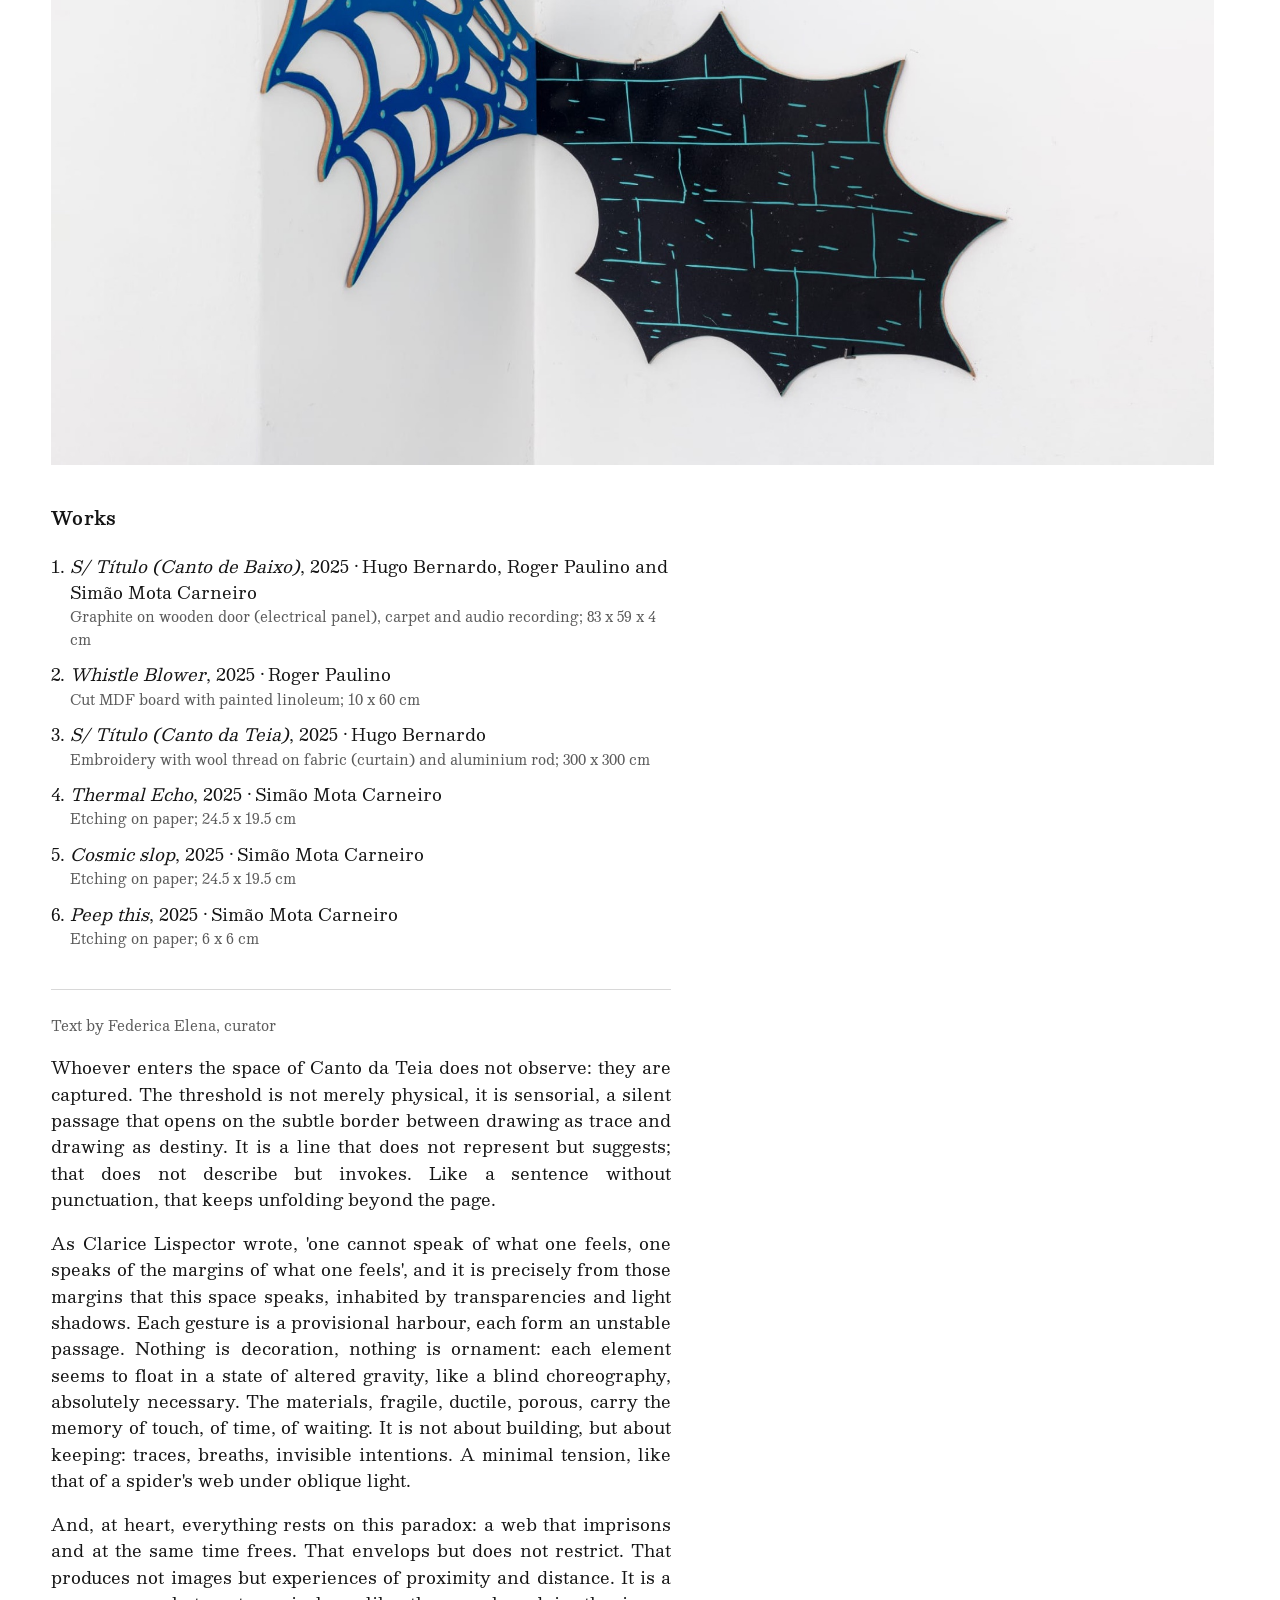
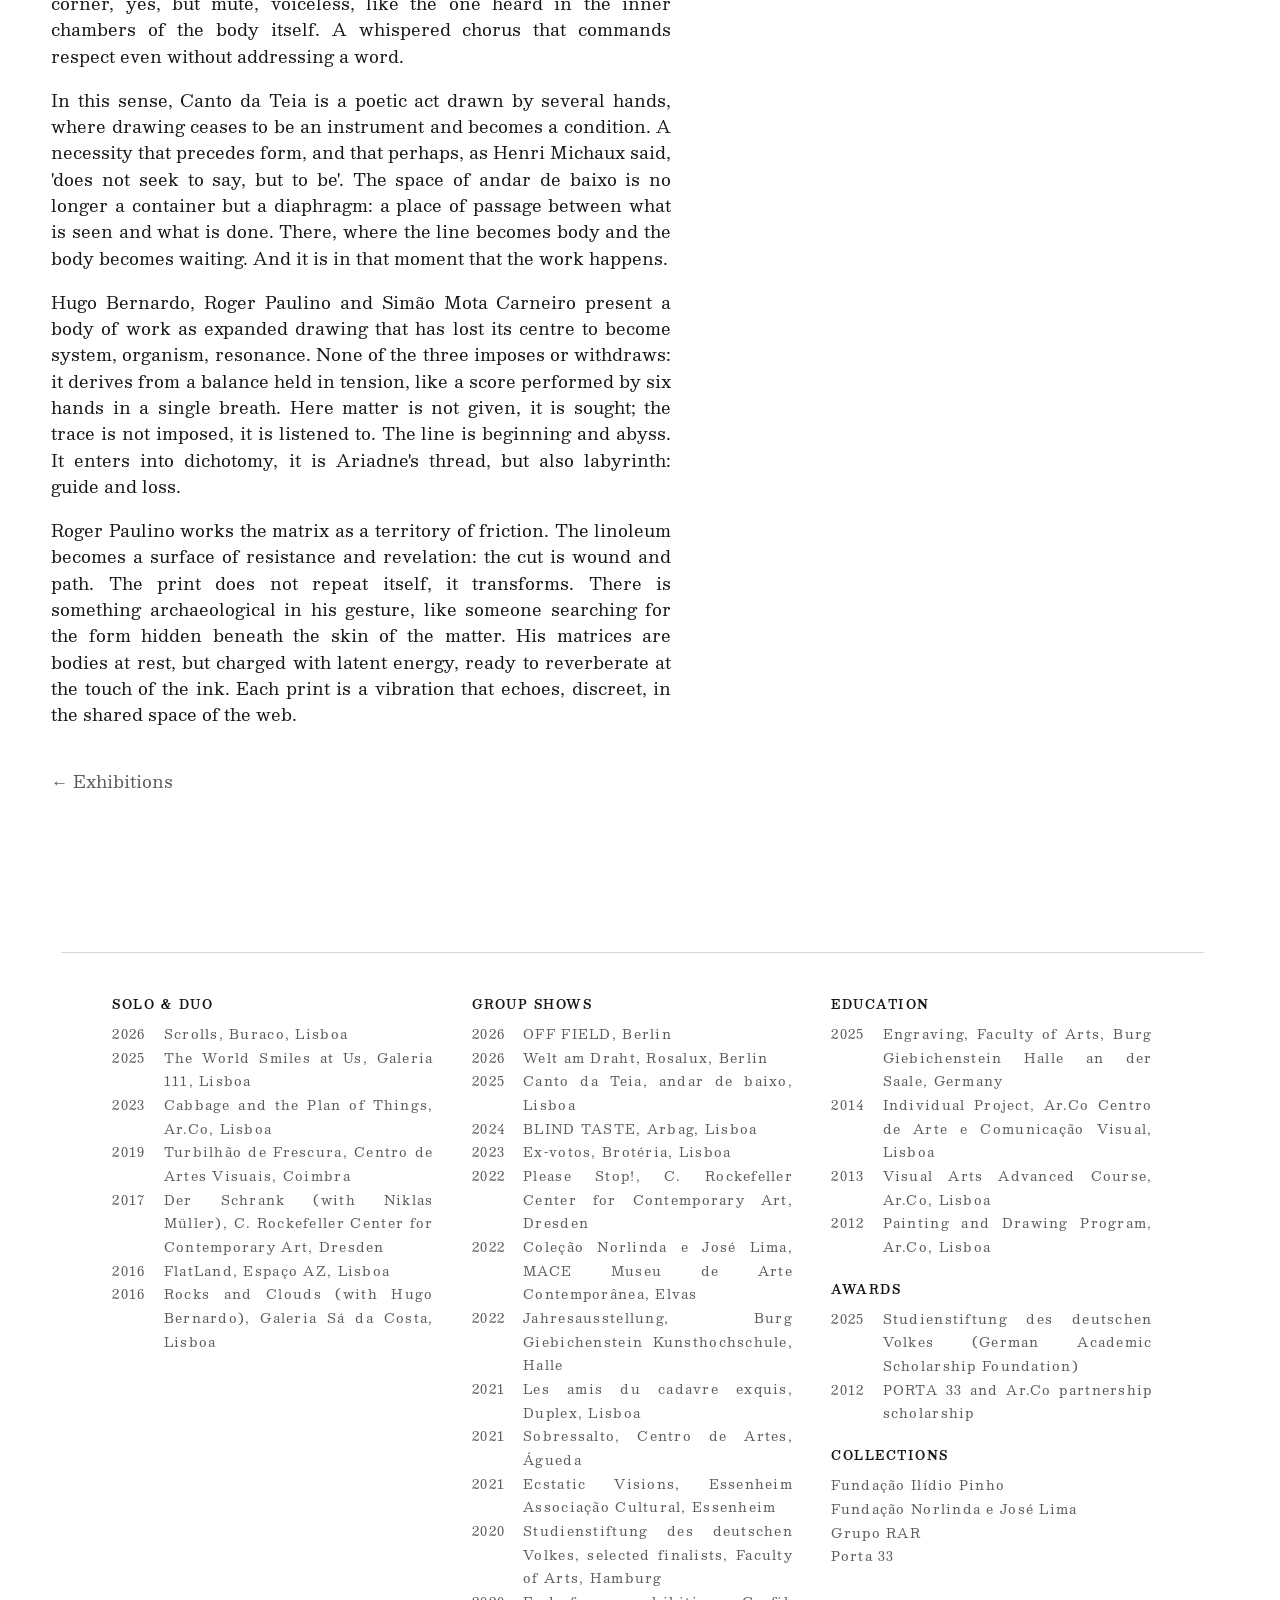
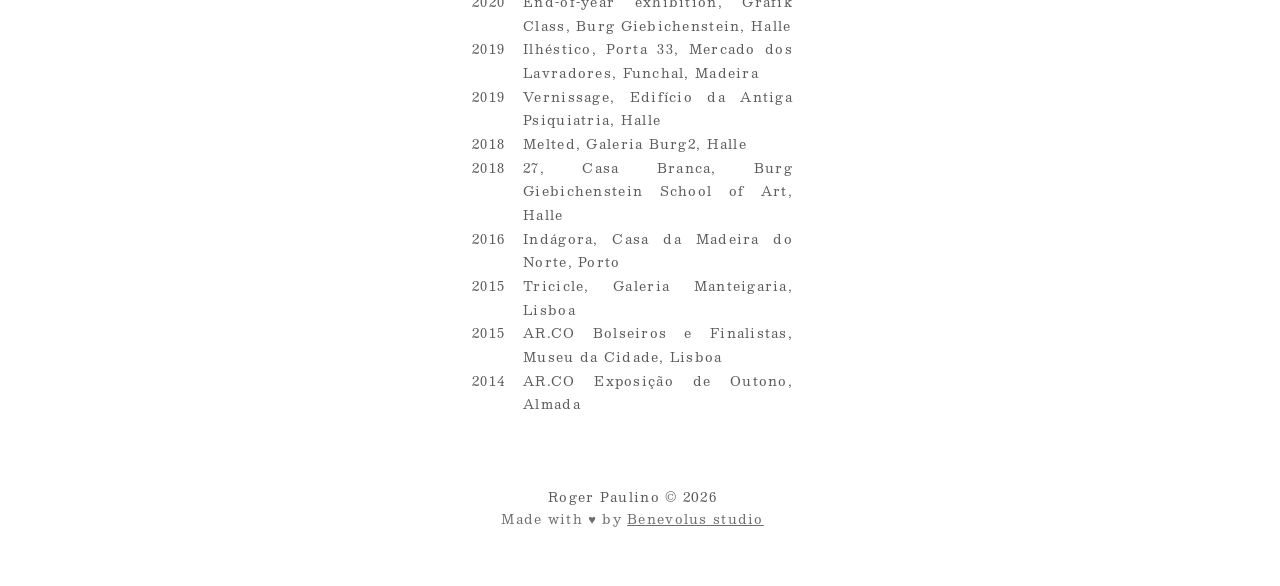
<file: exhibitions/canto-da-teia/index.html>
<!DOCTYPE html>
<html lang="en">
<head>
  <meta charset="utf-8">
  <meta name="viewport" content="width=device-width, initial-scale=1">
  <title>Canto da Teia - Roger Paulino</title>
  <meta name="description" content="Canto da Teia, a group exhibition at andar de baixo, Lisboa (15 Nov - 20 Dec 2025).">
  <link rel="canonical" href="https://caasols.github.io/roger-paulino/exhibitions/canto-da-teia/">
  <link rel="icon" href="../../assets/favicon.svg" type="image/svg+xml">
  <meta property="og:site_name" content="Roger Paulino">
  <meta property="og:title" content="Canto da Teia - Roger Paulino">
  <meta property="og:description" content="Canto da Teia, a group exhibition at andar de baixo, Lisboa (15 Nov - 20 Dec 2025).">
  <meta property="og:type" content="article">
  <meta property="og:url" content="https://caasols.github.io/roger-paulino/exhibitions/canto-da-teia/">
  <meta property="og:image" content="https://caasols.github.io/roger-paulino/assets/canto-da-teia/img-20260511-wa0001.jpg">
  <meta name="twitter:card" content="summary_large_image">
  <meta name="twitter:title" content="Canto da Teia - Roger Paulino">
  <meta name="twitter:description" content="Canto da Teia, a group exhibition at andar de baixo, Lisboa (15 Nov - 20 Dec 2025).">
  <meta name="twitter:image" content="https://caasols.github.io/roger-paulino/assets/canto-da-teia/img-20260511-wa0001.jpg">
  <link rel="stylesheet" href="../../css/site.css?v=fabf7329">
  <script type="application/ld+json">{"@context": "https://schema.org", "@type": "ExhibitionEvent", "name": "Canto da Teia", "url": "https://caasols.github.io/roger-paulino/exhibitions/canto-da-teia/", "performer": {"@type": "Person", "name": "Roger Paulino"}, "location": {"@type": "Place", "name": "andar de baixo", "address": "Lisboa"}, "startDate": "2025-11-15", "endDate": "2025-12-20", "image": "https://caasols.github.io/roger-paulino/assets/canto-da-teia/img-20260511-wa0001.jpg"}</script>
</head>
<body class="page-inner">
  <header class="site-header">
    <a class="masthead" href="../../index.html">Roger<br>Paulino</a>
  </header>

  <main>
    <article class="show">
      <header class="show__head">
        <p class="show__type">Group exhibition &middot; with Hugo Bernardo, Simão Mota Carneiro</p>
        <h1 class="show__title">Canto da Teia</h1>
        <p class="show__meta">andar de baixo, Lisboa</p>
        
        <p class="show__meta">15 Nov - 20 Dec 2025</p>
      </header>

      
      <figure class="show__figure frame">
        <a class="gallery__item" href="../../assets/canto-da-teia/img-20260511-wa0001.jpg"><img src="../../assets/canto-da-teia/img-20260511-wa0001.jpg" alt="Canto da Teia" loading="lazy"></a>
      </figure>
      
      

      

      

      
      <section class="show__figures">
        
        <figure class="show__figure frame">
          <a class="gallery__item" href="../../assets/canto-da-teia/img-20260511-wa0003-1.jpg"><img loading="lazy" src="../../assets/canto-da-teia/img-20260511-wa0003-1.jpg" alt="Canto da Teia, image 1"></a>
        </figure>
        
      </section>
      

      
      <section class="show__works">
        <h2 class="section-title">Works</h2>
        <ol class="works">
          
          <li class="work">
            <span class="work__title">S/ Título (Canto de Baixo)</span>, 2025 &middot; Hugo Bernardo, Roger Paulino and Simão Mota Carneiro
            <span class="work__medium">Graphite on wooden door (electrical panel), carpet and audio recording; 83 x 59 x 4 cm</span>
          </li>
          
          <li class="work">
            <span class="work__title">Whistle Blower</span>, 2025 &middot; Roger Paulino
            <span class="work__medium">Cut MDF board with painted linoleum; 10 x 60 cm</span>
          </li>
          
          <li class="work">
            <span class="work__title">S/ Título (Canto da Teia)</span>, 2025 &middot; Hugo Bernardo
            <span class="work__medium">Embroidery with wool thread on fabric (curtain) and aluminium rod; 300 x 300 cm</span>
          </li>
          
          <li class="work">
            <span class="work__title">Thermal Echo</span>, 2025 &middot; Simão Mota Carneiro
            <span class="work__medium">Etching on paper; 24.5 x 19.5 cm</span>
          </li>
          
          <li class="work">
            <span class="work__title">Cosmic slop</span>, 2025 &middot; Simão Mota Carneiro
            <span class="work__medium">Etching on paper; 24.5 x 19.5 cm</span>
          </li>
          
          <li class="work">
            <span class="work__title">Peep this</span>, 2025 &middot; Simão Mota Carneiro
            <span class="work__medium">Etching on paper; 6 x 6 cm</span>
          </li>
          
        </ol>
      </section>
      

      
      <section class="show__curator prose">
        <p class="show__curator-by">Text by Federica Elena, curator</p>
        <p>Whoever enters the space of Canto da Teia does not observe: they are captured. The threshold is not merely physical, it is sensorial, a silent passage that opens on the subtle border between drawing as trace and drawing as destiny. It is a line that does not represent but suggests; that does not describe but invokes. Like a sentence without punctuation, that keeps unfolding beyond the page.</p><p>As Clarice Lispector wrote, &#x27;one cannot speak of what one feels, one speaks of the margins of what one feels&#x27;, and it is precisely from those margins that this space speaks, inhabited by transparencies and light shadows. Each gesture is a provisional harbour, each form an unstable passage. Nothing is decoration, nothing is ornament: each element seems to float in a state of altered gravity, like a blind choreography, absolutely necessary. The materials, fragile, ductile, porous, carry the memory of touch, of time, of waiting. It is not about building, but about keeping: traces, breaths, invisible intentions. A minimal tension, like that of a spider&#x27;s web under oblique light.</p><p>And, at heart, everything rests on this paradox: a web that imprisons and at the same time frees. That envelops but does not restrict. That produces not images but experiences of proximity and distance. It is a corner, yes, but mute, voiceless, like the one heard in the inner chambers of the body itself. A whispered chorus that commands respect even without addressing a word.</p><p>In this sense, Canto da Teia is a poetic act drawn by several hands, where drawing ceases to be an instrument and becomes a condition. A necessity that precedes form, and that perhaps, as Henri Michaux said, &#x27;does not seek to say, but to be&#x27;. The space of andar de baixo is no longer a container but a diaphragm: a place of passage between what is seen and what is done. There, where the line becomes body and the body becomes waiting. And it is in that moment that the work happens.</p><p>Hugo Bernardo, Roger Paulino and Simão Mota Carneiro present a body of work as expanded drawing that has lost its centre to become system, organism, resonance. None of the three imposes or withdraws: it derives from a balance held in tension, like a score performed by six hands in a single breath. Here matter is not given, it is sought; the trace is not imposed, it is listened to. The line is beginning and abyss. It enters into dichotomy, it is Ariadne&#x27;s thread, but also labyrinth: guide and loss.</p><p>Roger Paulino works the matrix as a territory of friction. The linoleum becomes a surface of resistance and revelation: the cut is wound and path. The print does not repeat itself, it transforms. There is something archaeological in his gesture, like someone searching for the form hidden beneath the skin of the matter. His matrices are bodies at rest, but charged with latent energy, ready to reverberate at the touch of the ink. Each print is a vibration that echoes, discreet, in the shared space of the web.</p>
      </section>
      

      

      <p class="show__back"><a href="../../exhibitions/index.html">&larr; Exhibitions</a></p>
    </article>

  </main>

  <footer class="site-footer cv-footer">
    <div class="cv-col">
      <h2 class="cv-col__h">Solo &amp; duo</h2>
      <ul><li><span class="cv-year">2026</span><span class="cv-text">Scrolls, Buraco, Lisboa</span></li><li><span class="cv-year">2025</span><span class="cv-text">The World Smiles at Us, Galeria 111, Lisboa</span></li><li><span class="cv-year">2023</span><span class="cv-text">Cabbage and the Plan of Things, Ar.Co, Lisboa</span></li><li><span class="cv-year">2019</span><span class="cv-text">Turbilhão de Frescura, Centro de Artes Visuais, Coimbra</span></li><li><span class="cv-year">2017</span><span class="cv-text">Der Schrank (with Niklas Müller), C. Rockefeller Center for Contemporary Art, Dresden</span></li><li><span class="cv-year">2016</span><span class="cv-text">FlatLand, Espaço AZ, Lisboa</span></li><li><span class="cv-year">2016</span><span class="cv-text">Rocks and Clouds (with Hugo Bernardo), Galeria Sá da Costa, Lisboa</span></li></ul>
    </div>
    <div class="cv-col">
      <h2 class="cv-col__h">Group shows</h2>
      <ul><li><span class="cv-year">2026</span><span class="cv-text">OFF FIELD, Berlin</span></li><li><span class="cv-year">2026</span><span class="cv-text">Welt am Draht, Rosalux, Berlin</span></li><li><span class="cv-year">2025</span><span class="cv-text">Canto da Teia, andar de baixo, Lisboa</span></li><li><span class="cv-year">2024</span><span class="cv-text">BLIND TASTE, Arbag, Lisboa</span></li><li><span class="cv-year">2023</span><span class="cv-text">Ex-votos, Brotéria, Lisboa</span></li><li><span class="cv-year">2022</span><span class="cv-text">Please Stop!, C. Rockefeller Center for Contemporary Art, Dresden</span></li><li><span class="cv-year">2022</span><span class="cv-text">Coleção Norlinda e José Lima, MACE Museu de Arte Contemporânea, Elvas</span></li><li><span class="cv-year">2022</span><span class="cv-text">Jahresausstellung, Burg Giebichenstein Kunsthochschule, Halle</span></li><li><span class="cv-year">2021</span><span class="cv-text">Les amis du cadavre exquis, Duplex, Lisboa</span></li><li><span class="cv-year">2021</span><span class="cv-text">Sobressalto, Centro de Artes, Águeda</span></li><li><span class="cv-year">2021</span><span class="cv-text">Ecstatic Visions, Essenheim Associação Cultural, Essenheim</span></li><li><span class="cv-year">2020</span><span class="cv-text">Studienstiftung des deutschen Volkes, selected finalists, Faculty of Arts, Hamburg</span></li><li><span class="cv-year">2020</span><span class="cv-text">End-of-year exhibition, Grafik Class, Burg Giebichenstein, Halle</span></li><li><span class="cv-year">2019</span><span class="cv-text">Ilhéstico, Porta 33, Mercado dos Lavradores, Funchal, Madeira</span></li><li><span class="cv-year">2019</span><span class="cv-text">Vernissage, Edifício da Antiga Psiquiatria, Halle</span></li><li><span class="cv-year">2018</span><span class="cv-text">Melted, Galeria Burg2, Halle</span></li><li><span class="cv-year">2018</span><span class="cv-text">27, Casa Branca, Burg Giebichenstein School of Art, Halle</span></li><li><span class="cv-year">2016</span><span class="cv-text">Indágora, Casa da Madeira do Norte, Porto</span></li><li><span class="cv-year">2015</span><span class="cv-text">Tricicle, Galeria Manteigaria, Lisboa</span></li><li><span class="cv-year">2015</span><span class="cv-text">AR.CO Bolseiros e Finalistas, Museu da Cidade, Lisboa</span></li><li><span class="cv-year">2014</span><span class="cv-text">AR.CO Exposição de Outono, Almada</span></li></ul>
    </div>
    <div class="cv-col">
      <h2 class="cv-col__h">Education</h2>
      <ul><li><span class="cv-year">2025</span><span class="cv-text">Engraving, Faculty of Arts, Burg Giebichenstein Halle an der Saale, Germany</span></li><li><span class="cv-year">2014</span><span class="cv-text">Individual Project, Ar.Co Centro de Arte e Comunicação Visual, Lisboa</span></li><li><span class="cv-year">2013</span><span class="cv-text">Visual Arts Advanced Course, Ar.Co, Lisboa</span></li><li><span class="cv-year">2012</span><span class="cv-text">Painting and Drawing Program, Ar.Co, Lisboa</span></li></ul>
      <h2 class="cv-col__h">Awards</h2>
      <ul><li><span class="cv-year">2025</span><span class="cv-text">Studienstiftung des deutschen Volkes (German Academic Scholarship Foundation)</span></li><li><span class="cv-year">2012</span><span class="cv-text">PORTA 33 and Ar.Co partnership scholarship</span></li></ul>
      <h2 class="cv-col__h">Collections</h2>
      <ul class="cv-col__plain"><li><a href="https://arte.fundacaoip.pt/artist/186" target="_blank" rel="noopener">Fundação Ilídio Pinho</a></li><li>Fundação Norlinda e José Lima</li><li><a href="https://www.rar.com/en/rar-seen-by/roger-paulino/" target="_blank" rel="noopener">Grupo RAR</a></li><li><a href="https://www.porta33.com/porta33_madeira/exposicoes/content_exposicoes/Ilhestico/content_obras/roger_paulino/roger_paulino.html" target="_blank" rel="noopener">Porta 33</a></li></ul>
    </div>
    <p class="cv-footer__legal">
      Roger Paulino &copy; <span class="js-year">2026</span><br>
      <span class="cv-footer__credit">Made with &#9829; by <a href="https://benevol.us" target="_blank" rel="noopener">Benevolus studio</a></span>
    </p>
  </footer>

  <script src="../../js/site.js?v=36cc8234"></script>
</body>
</html>
</file>
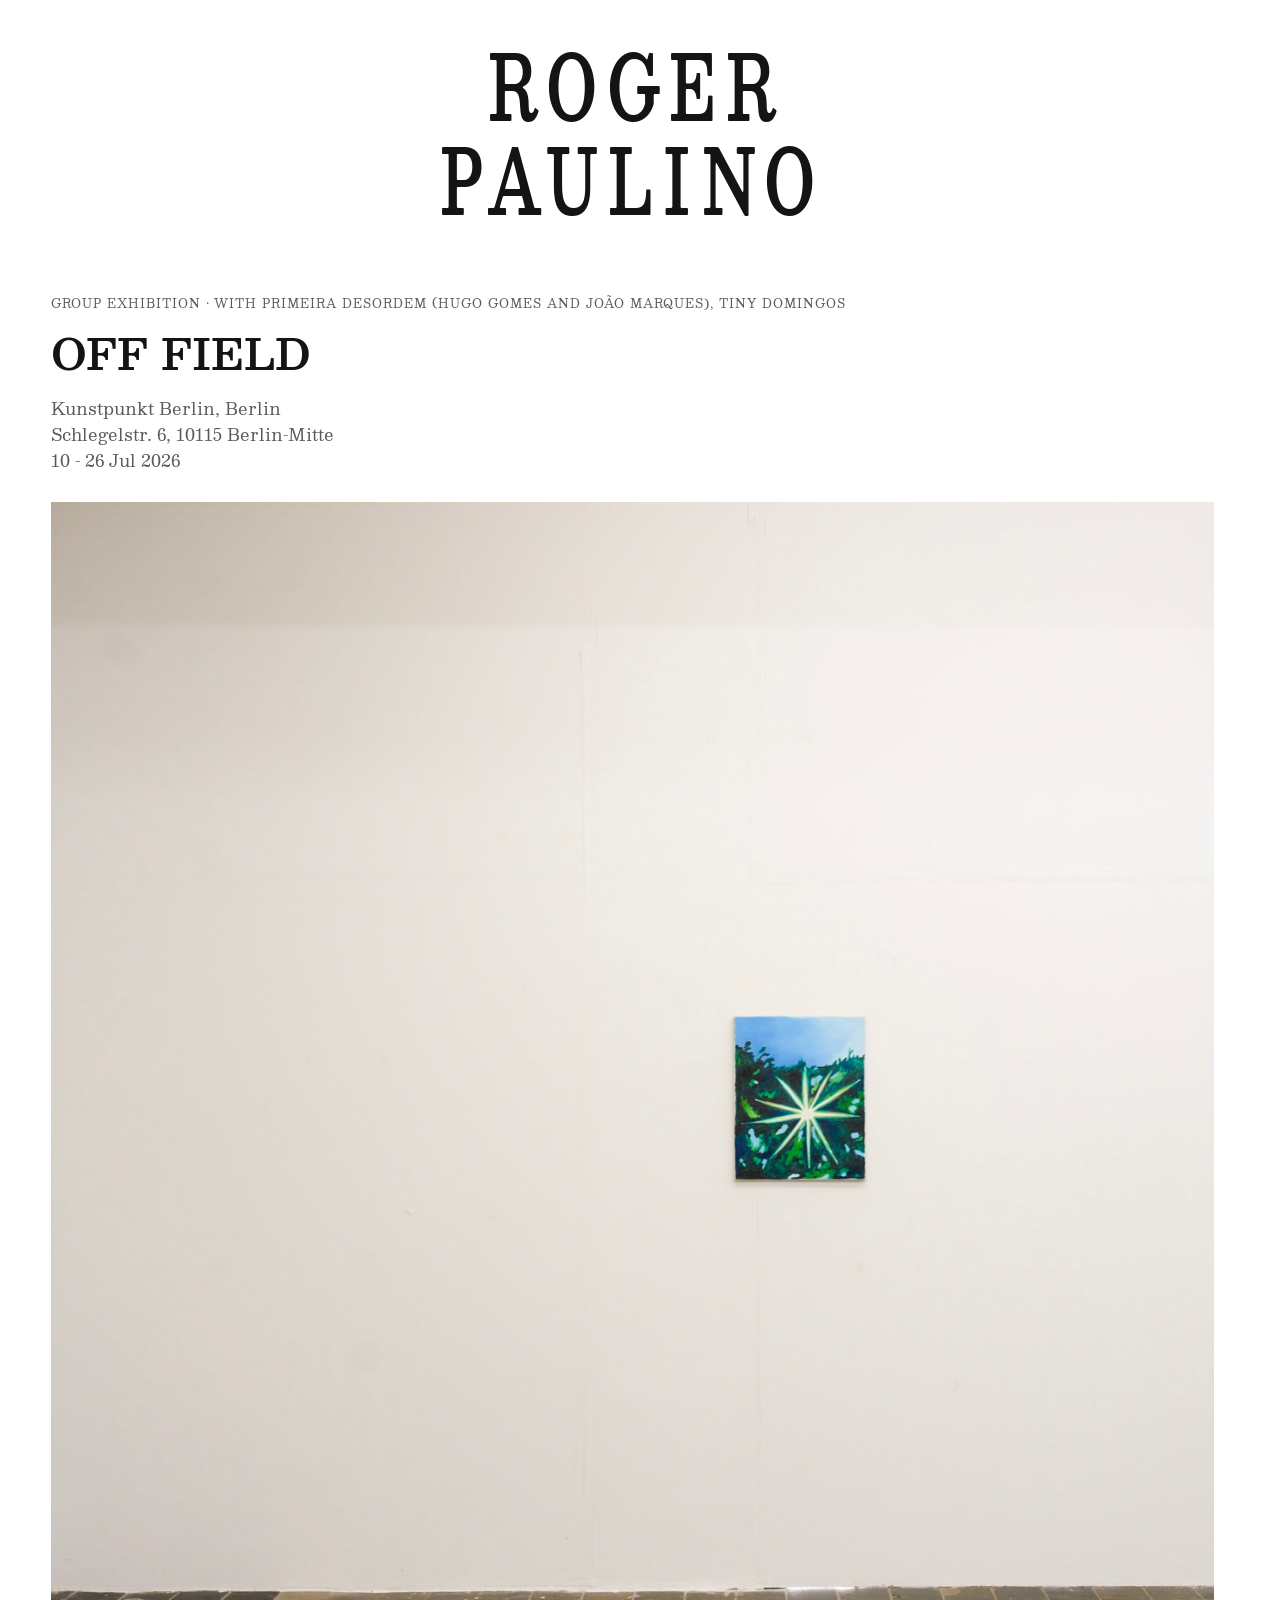
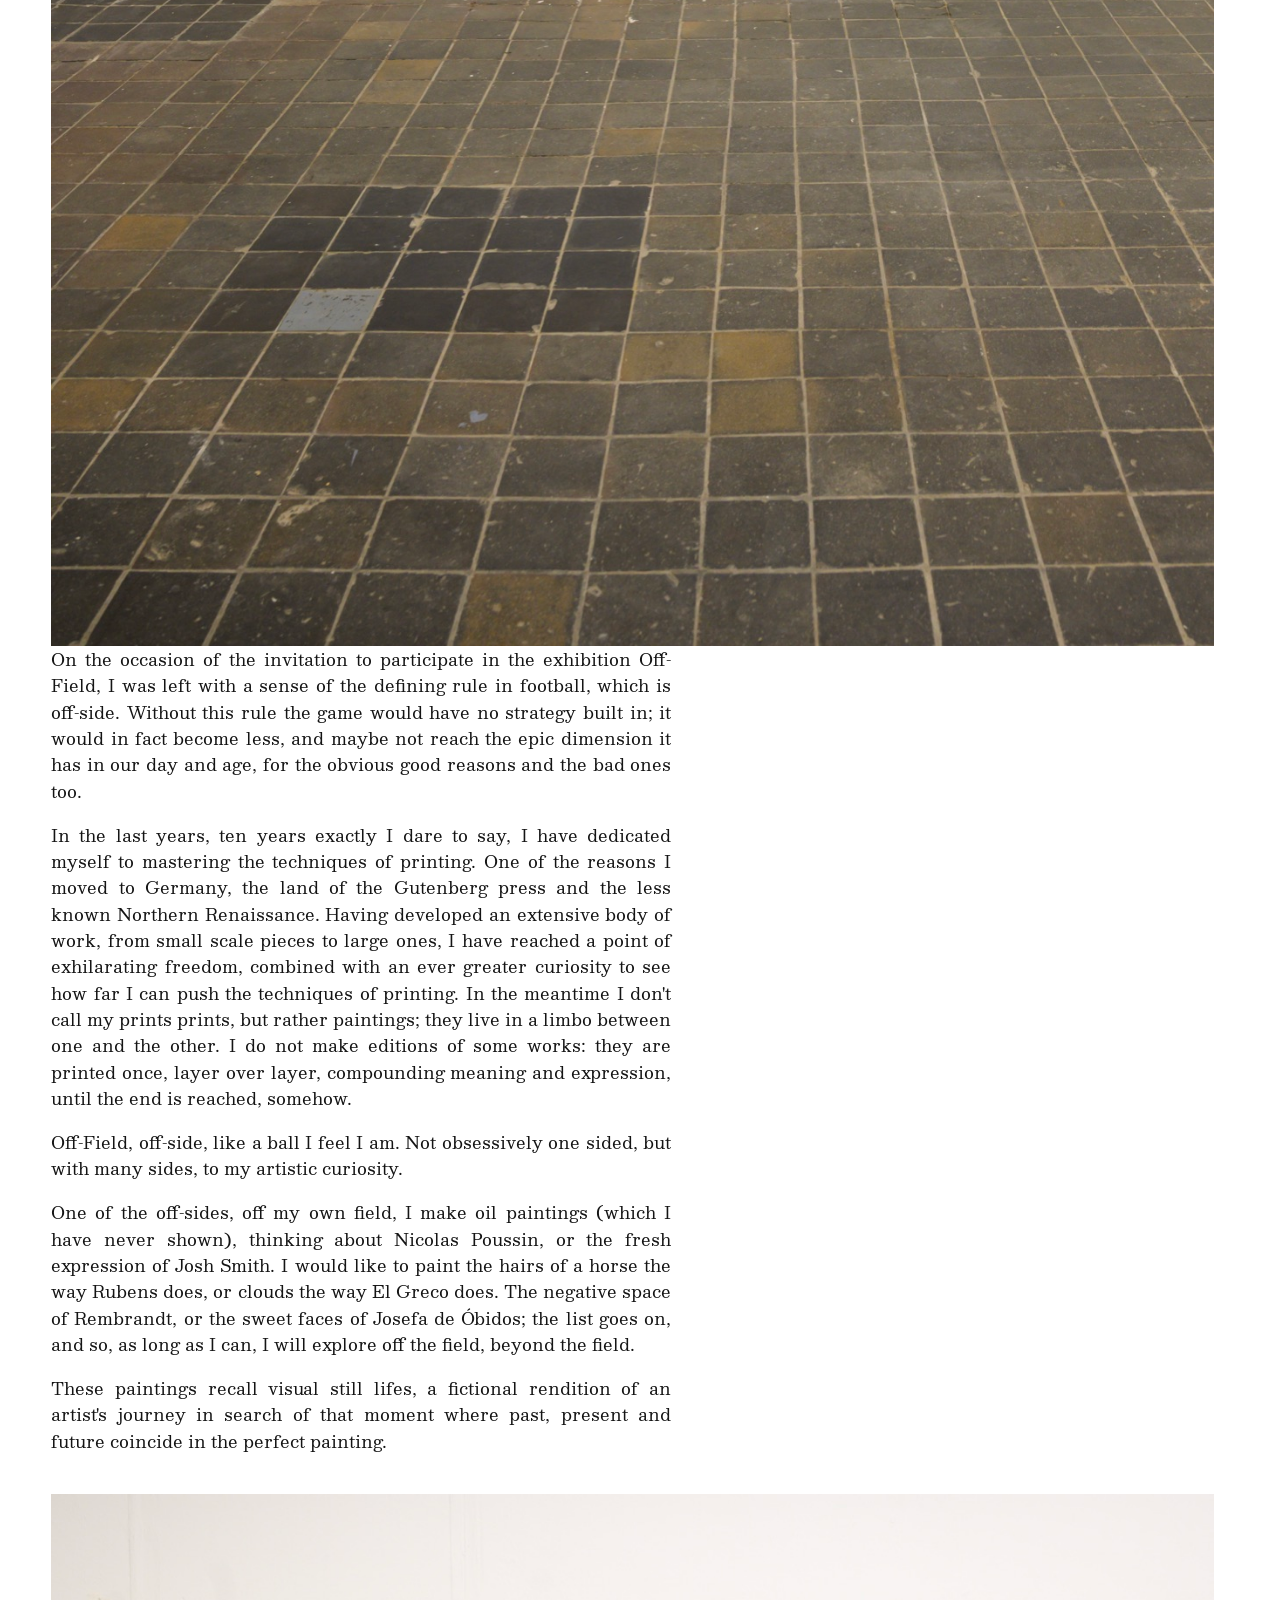
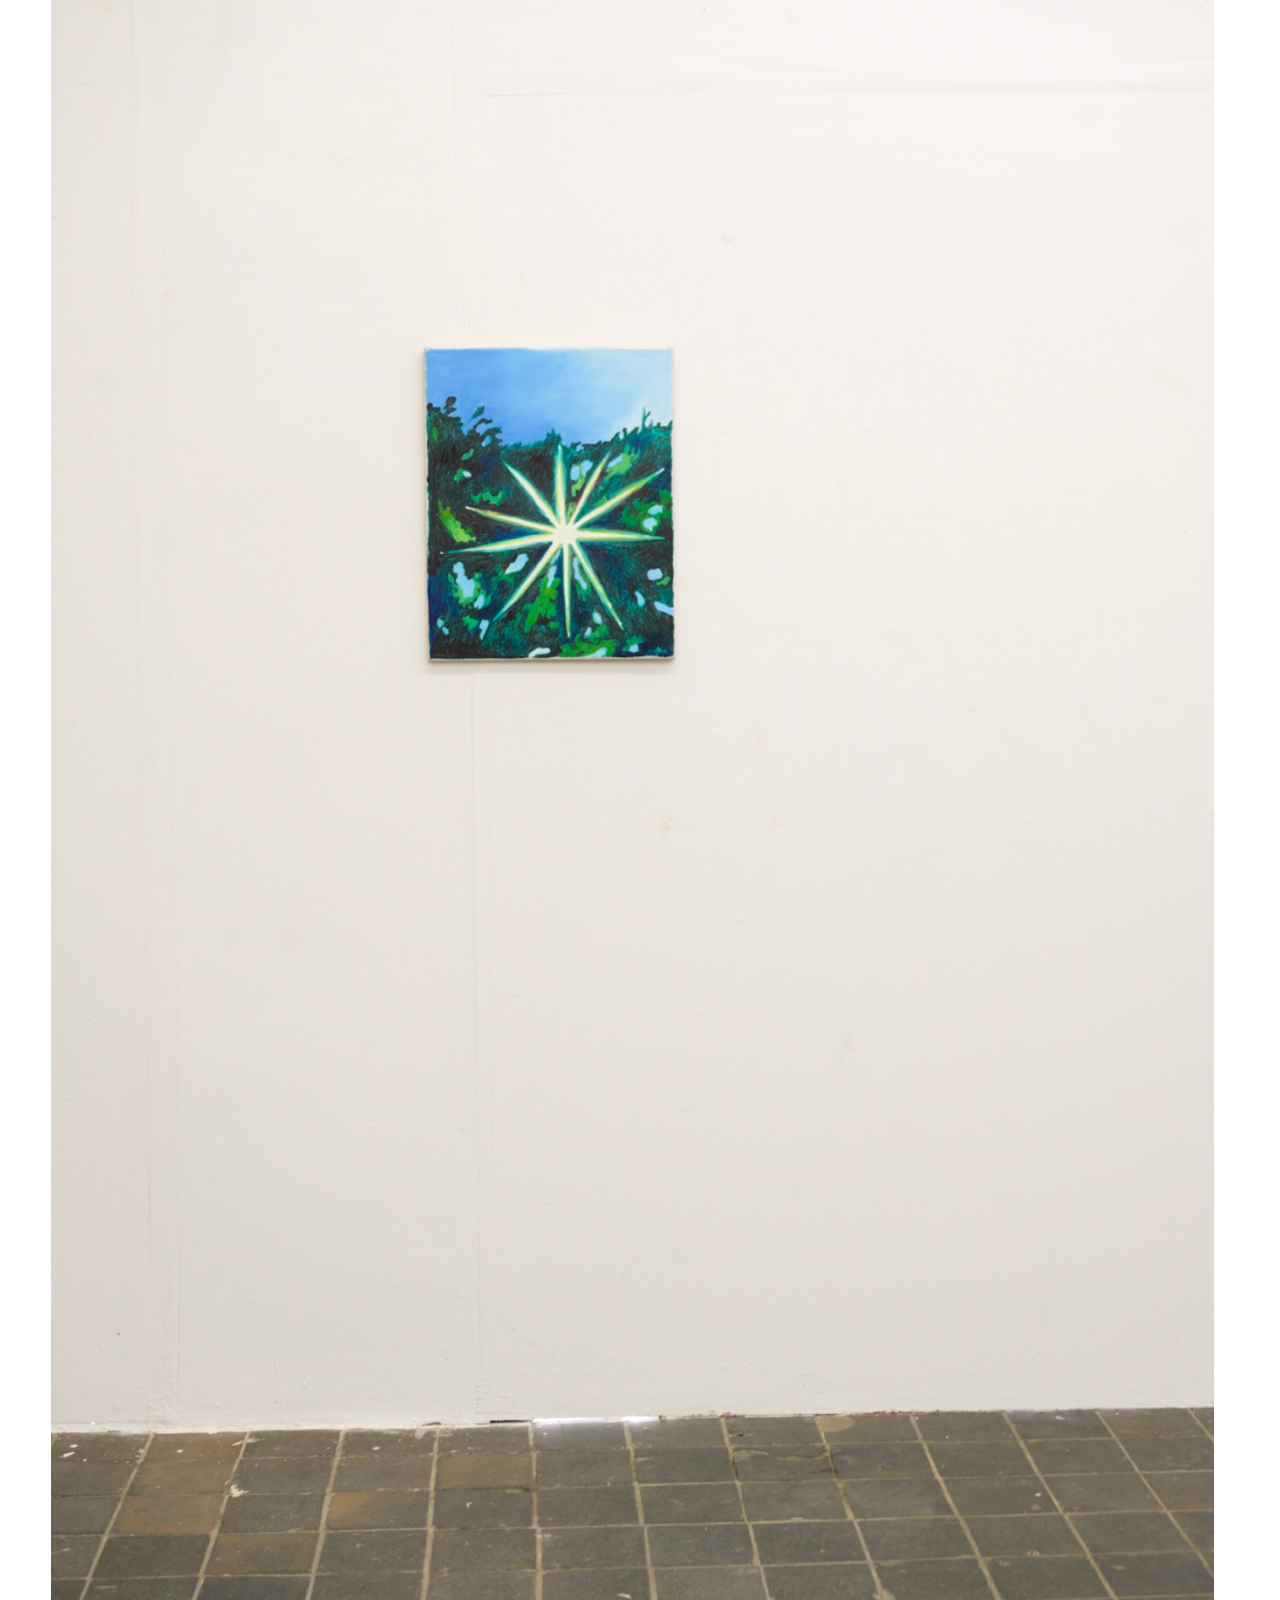
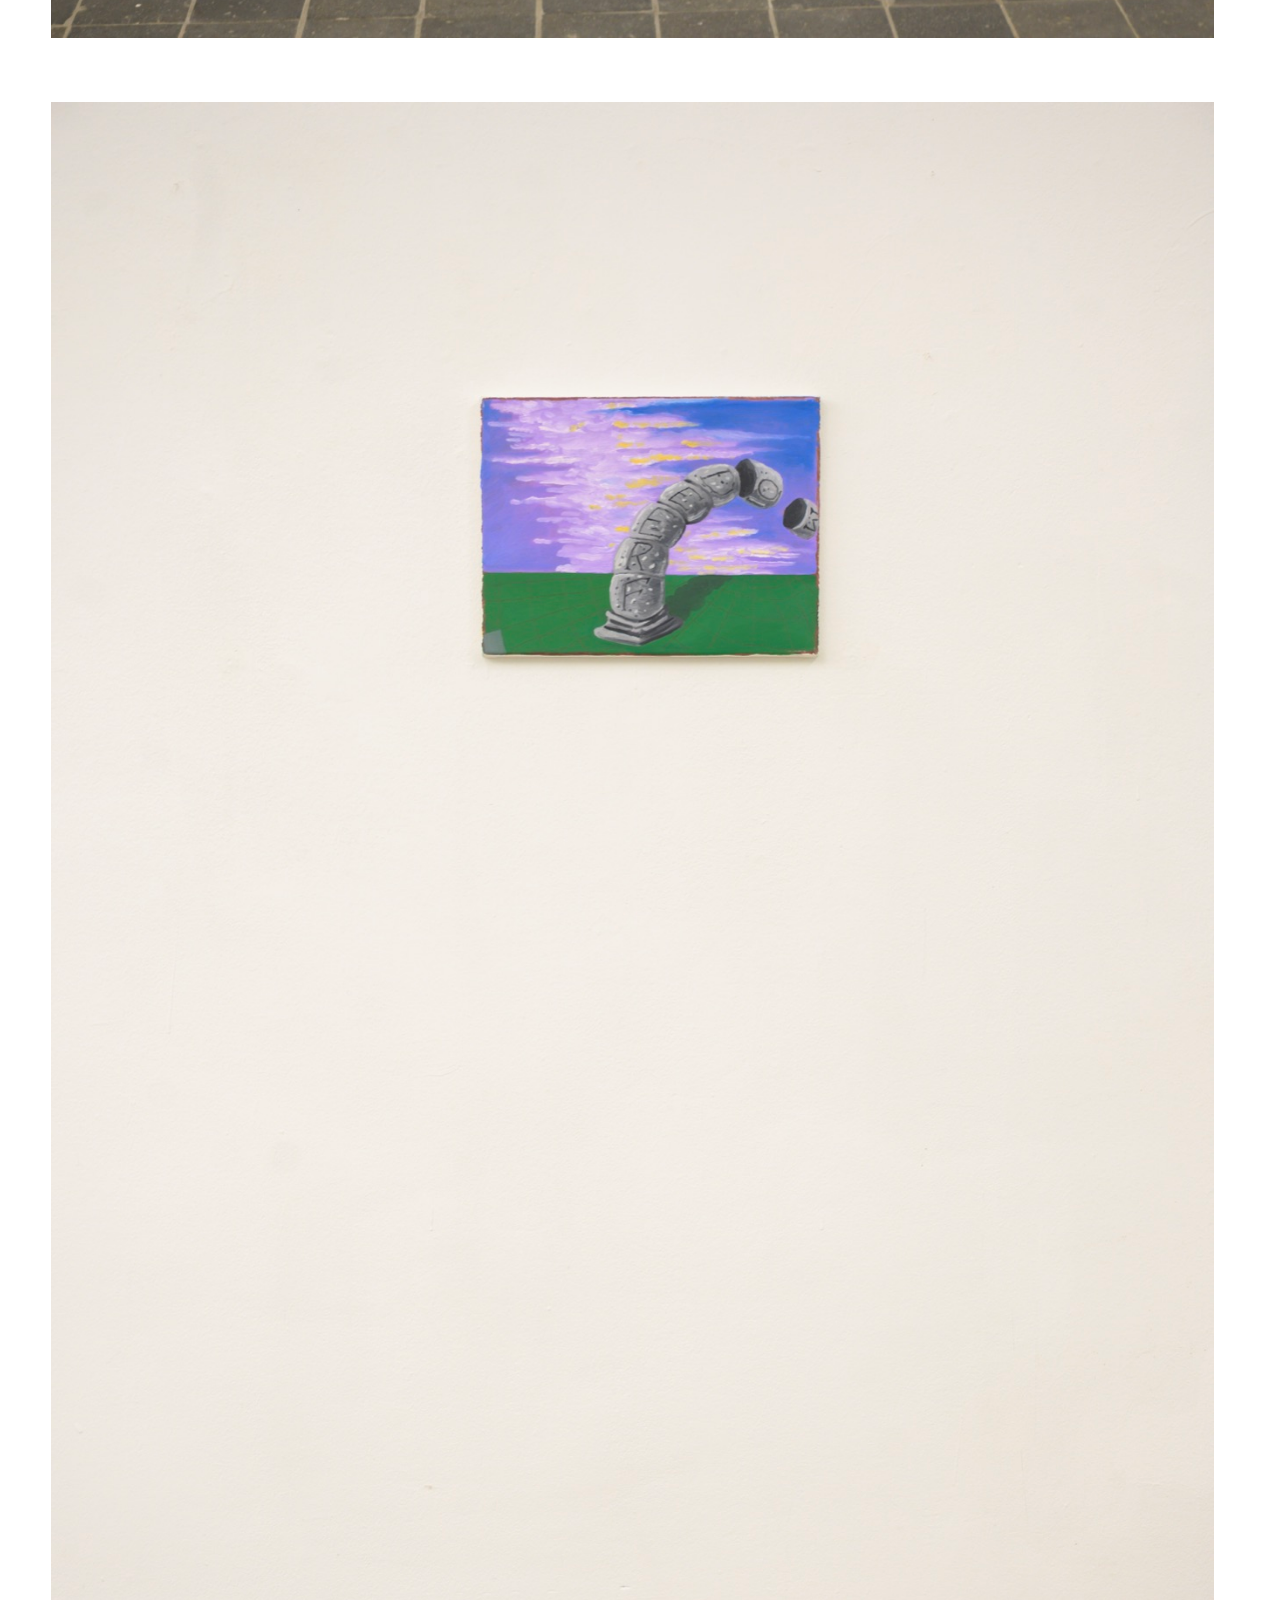
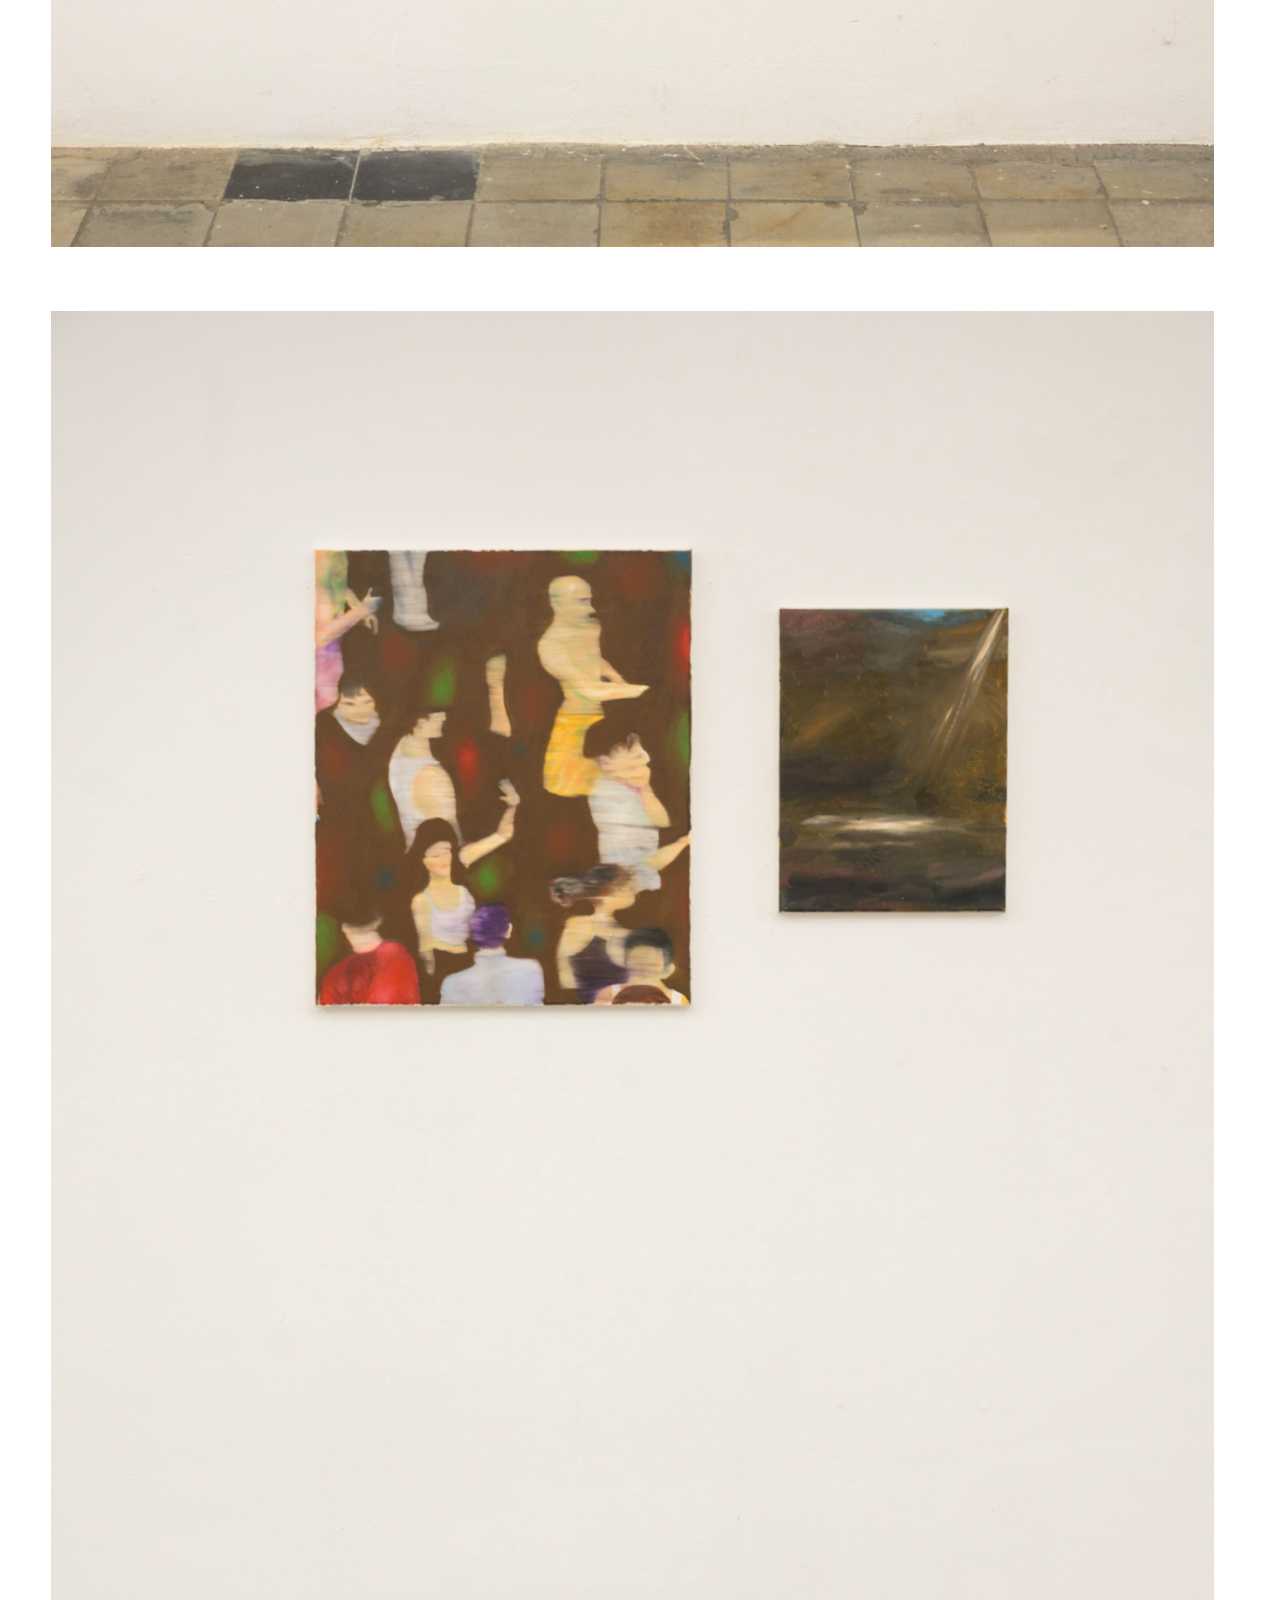
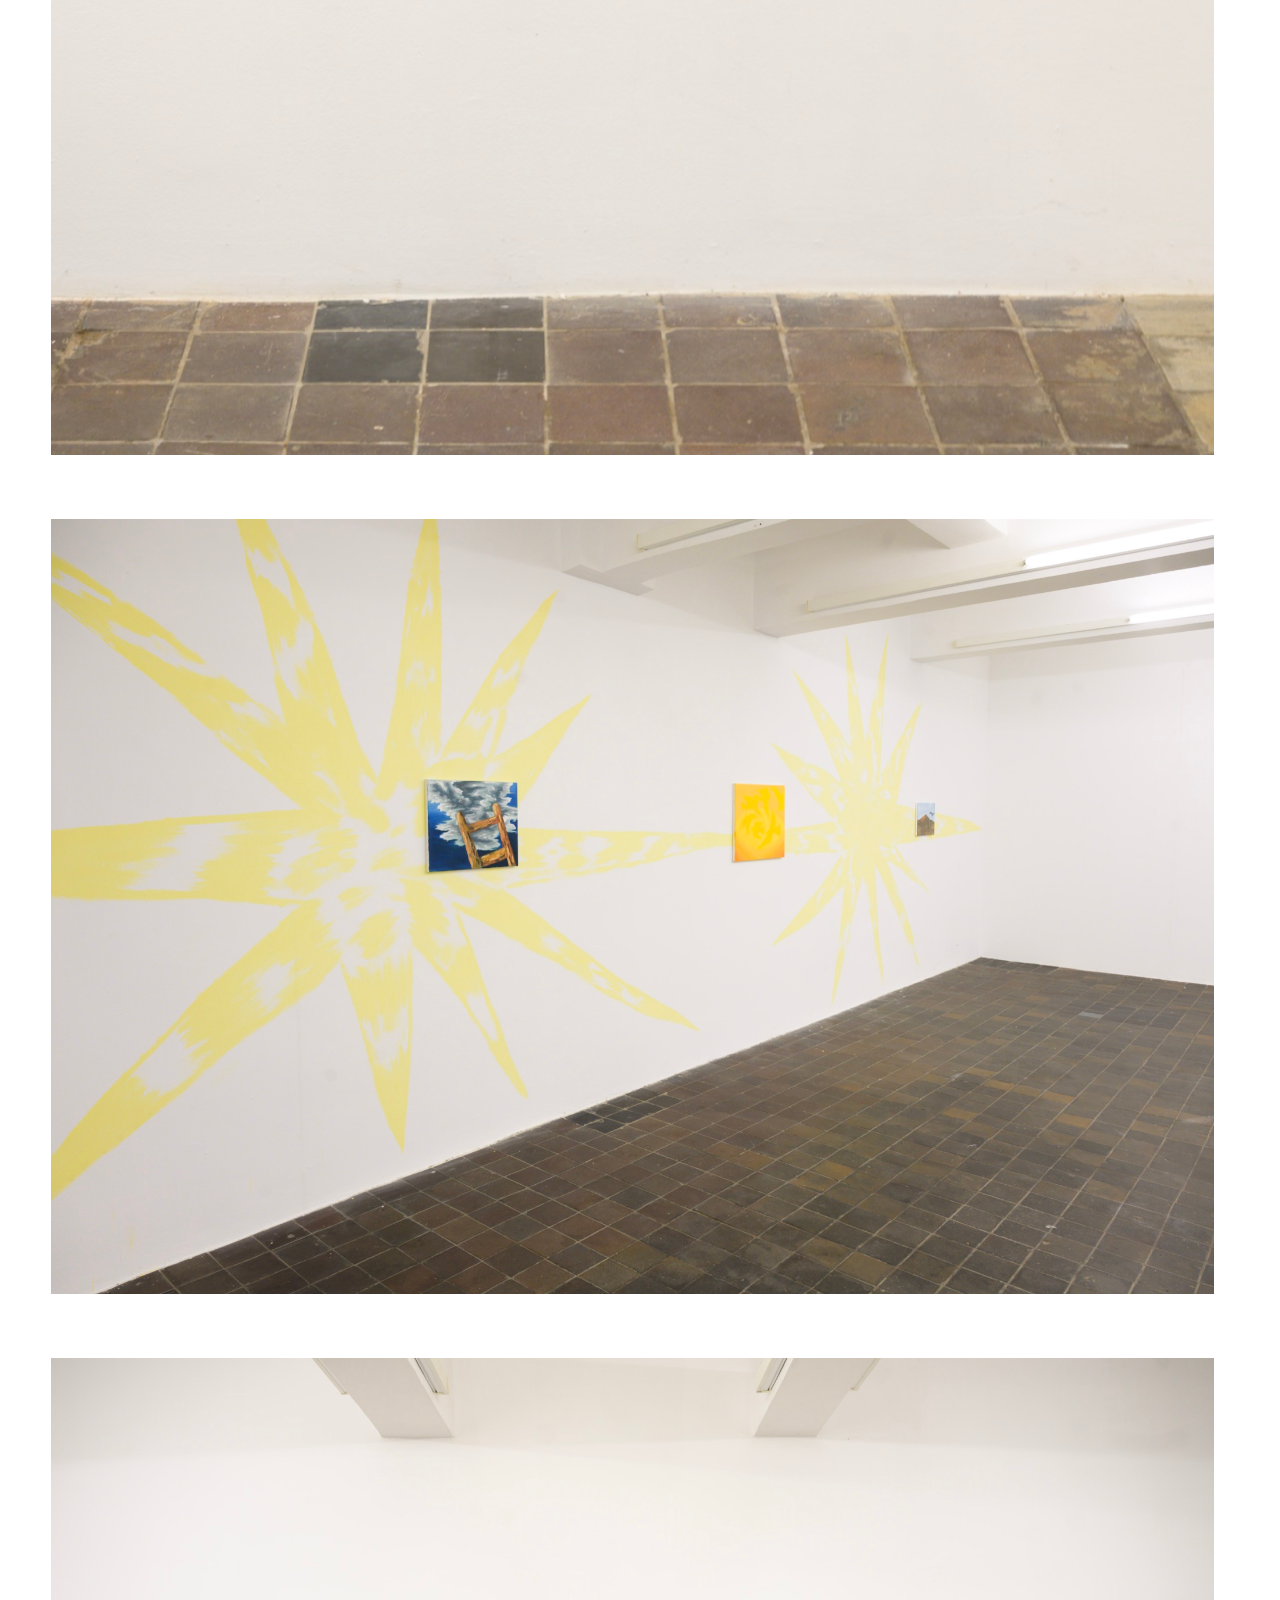
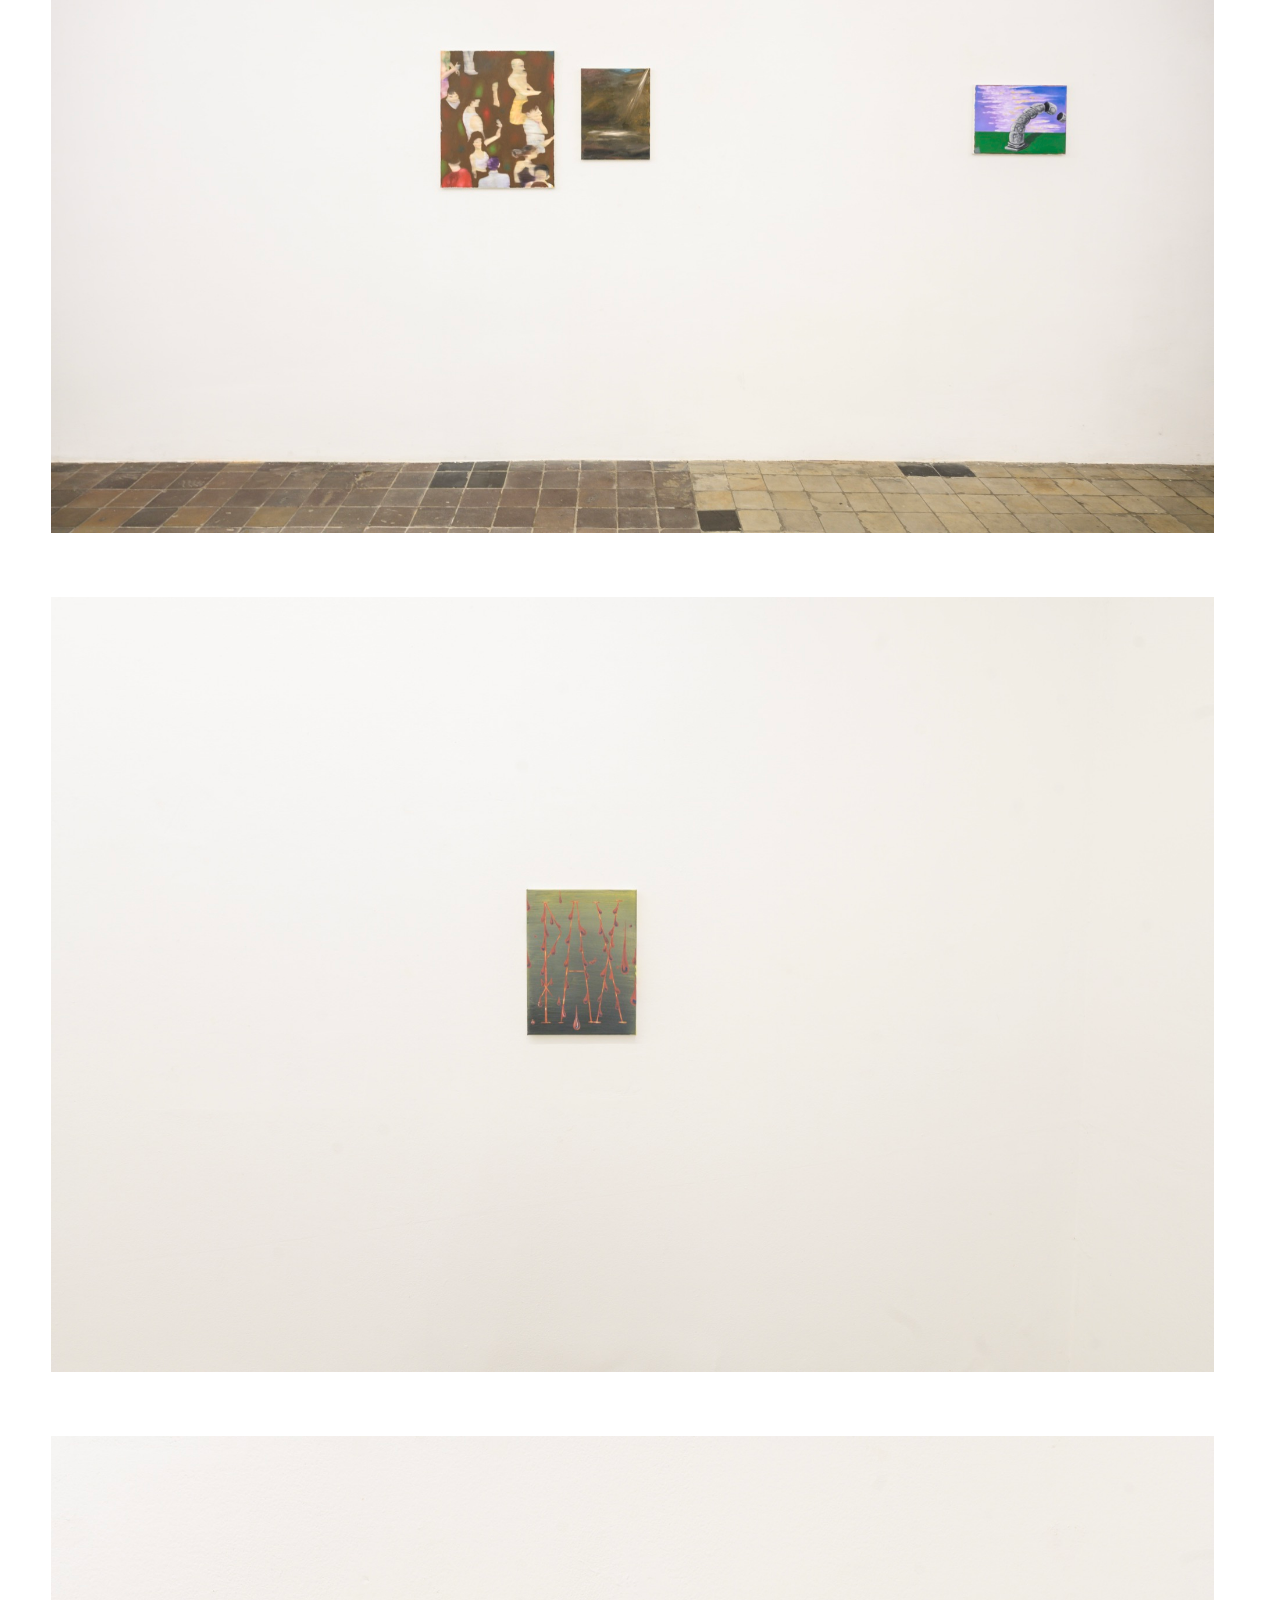
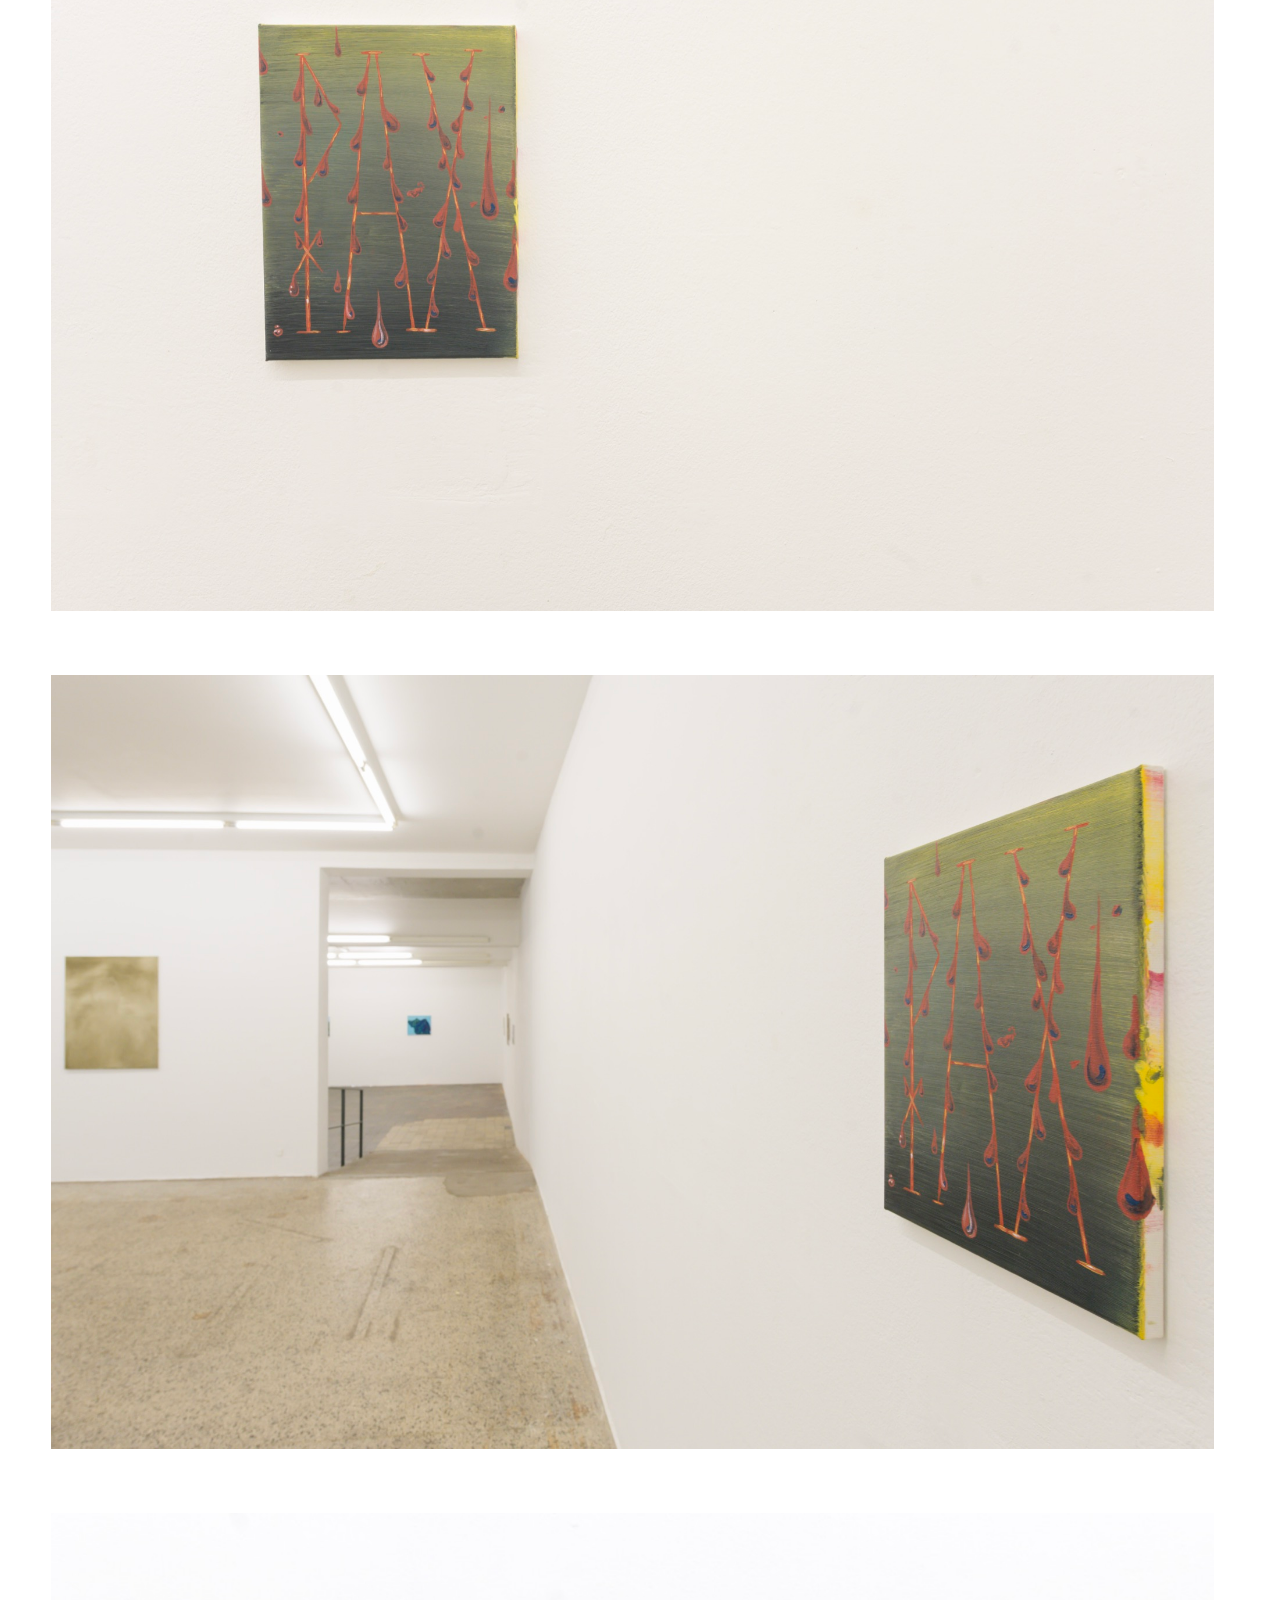
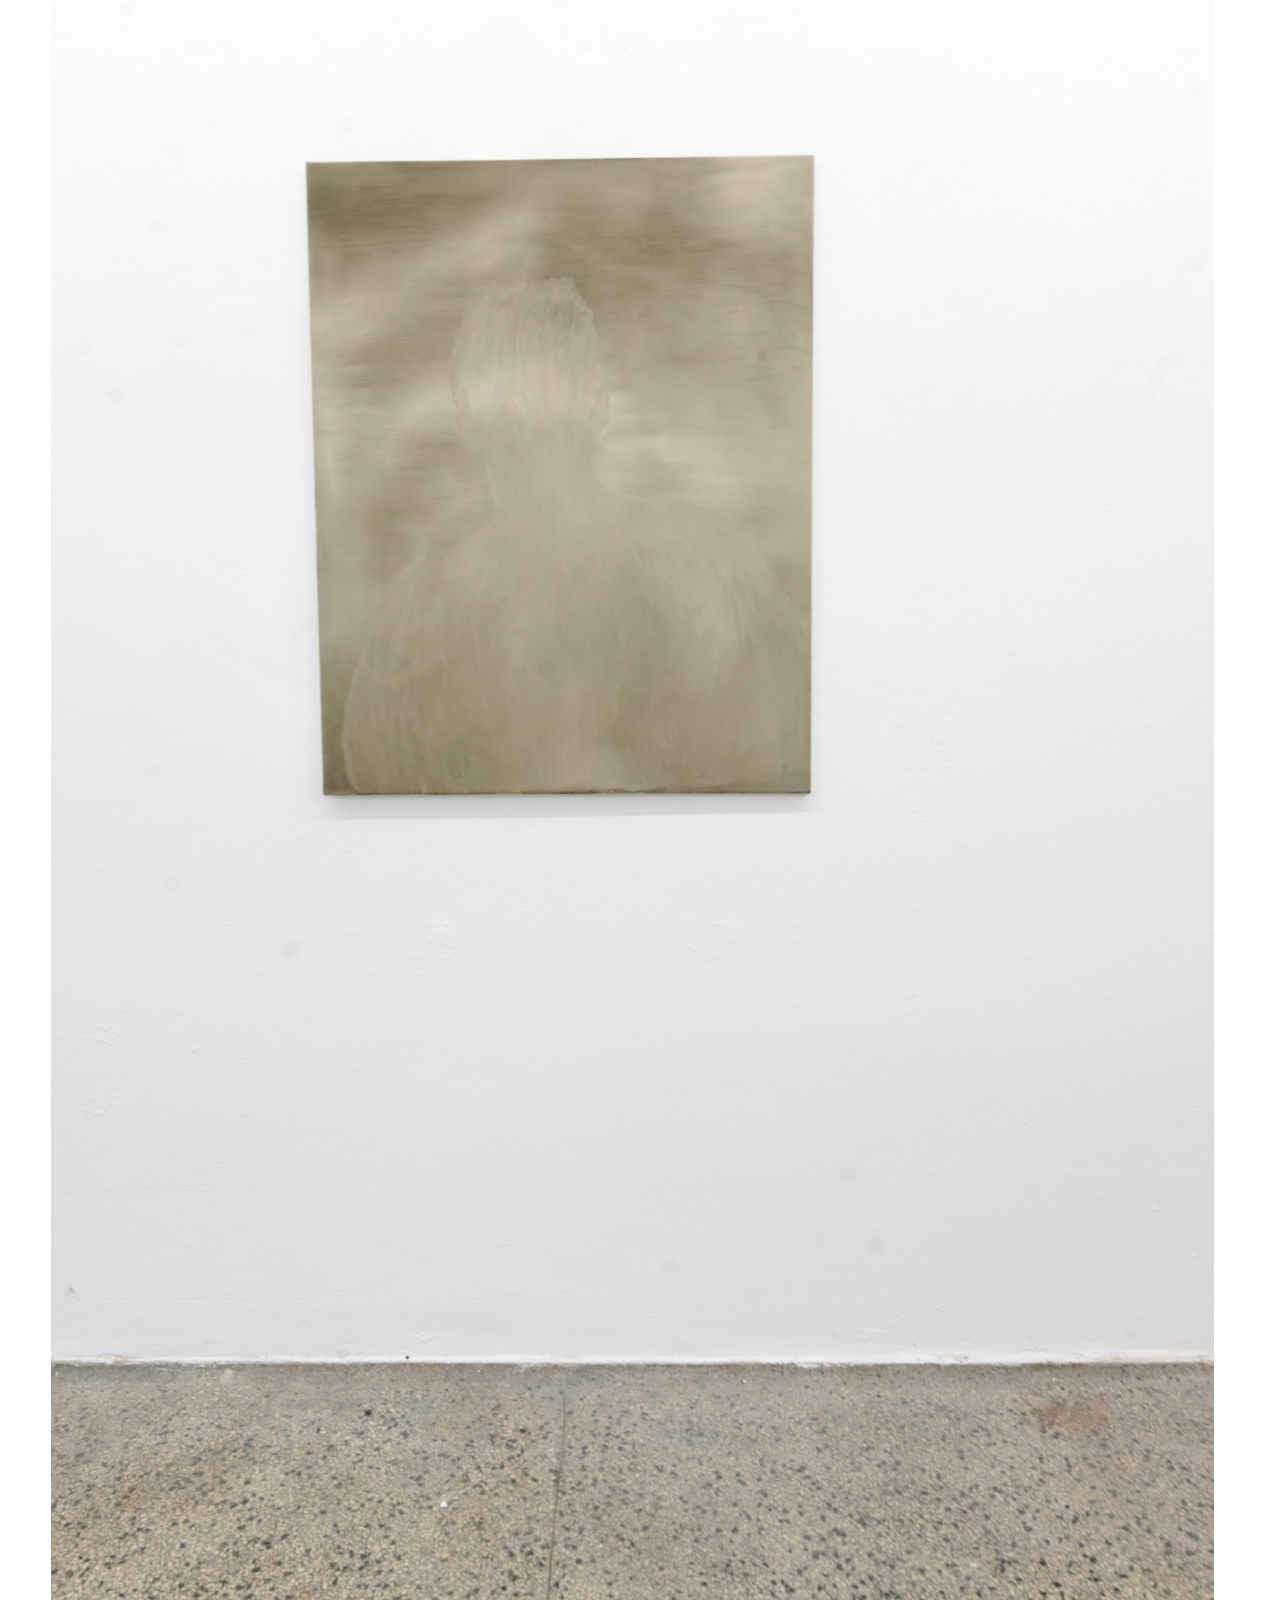
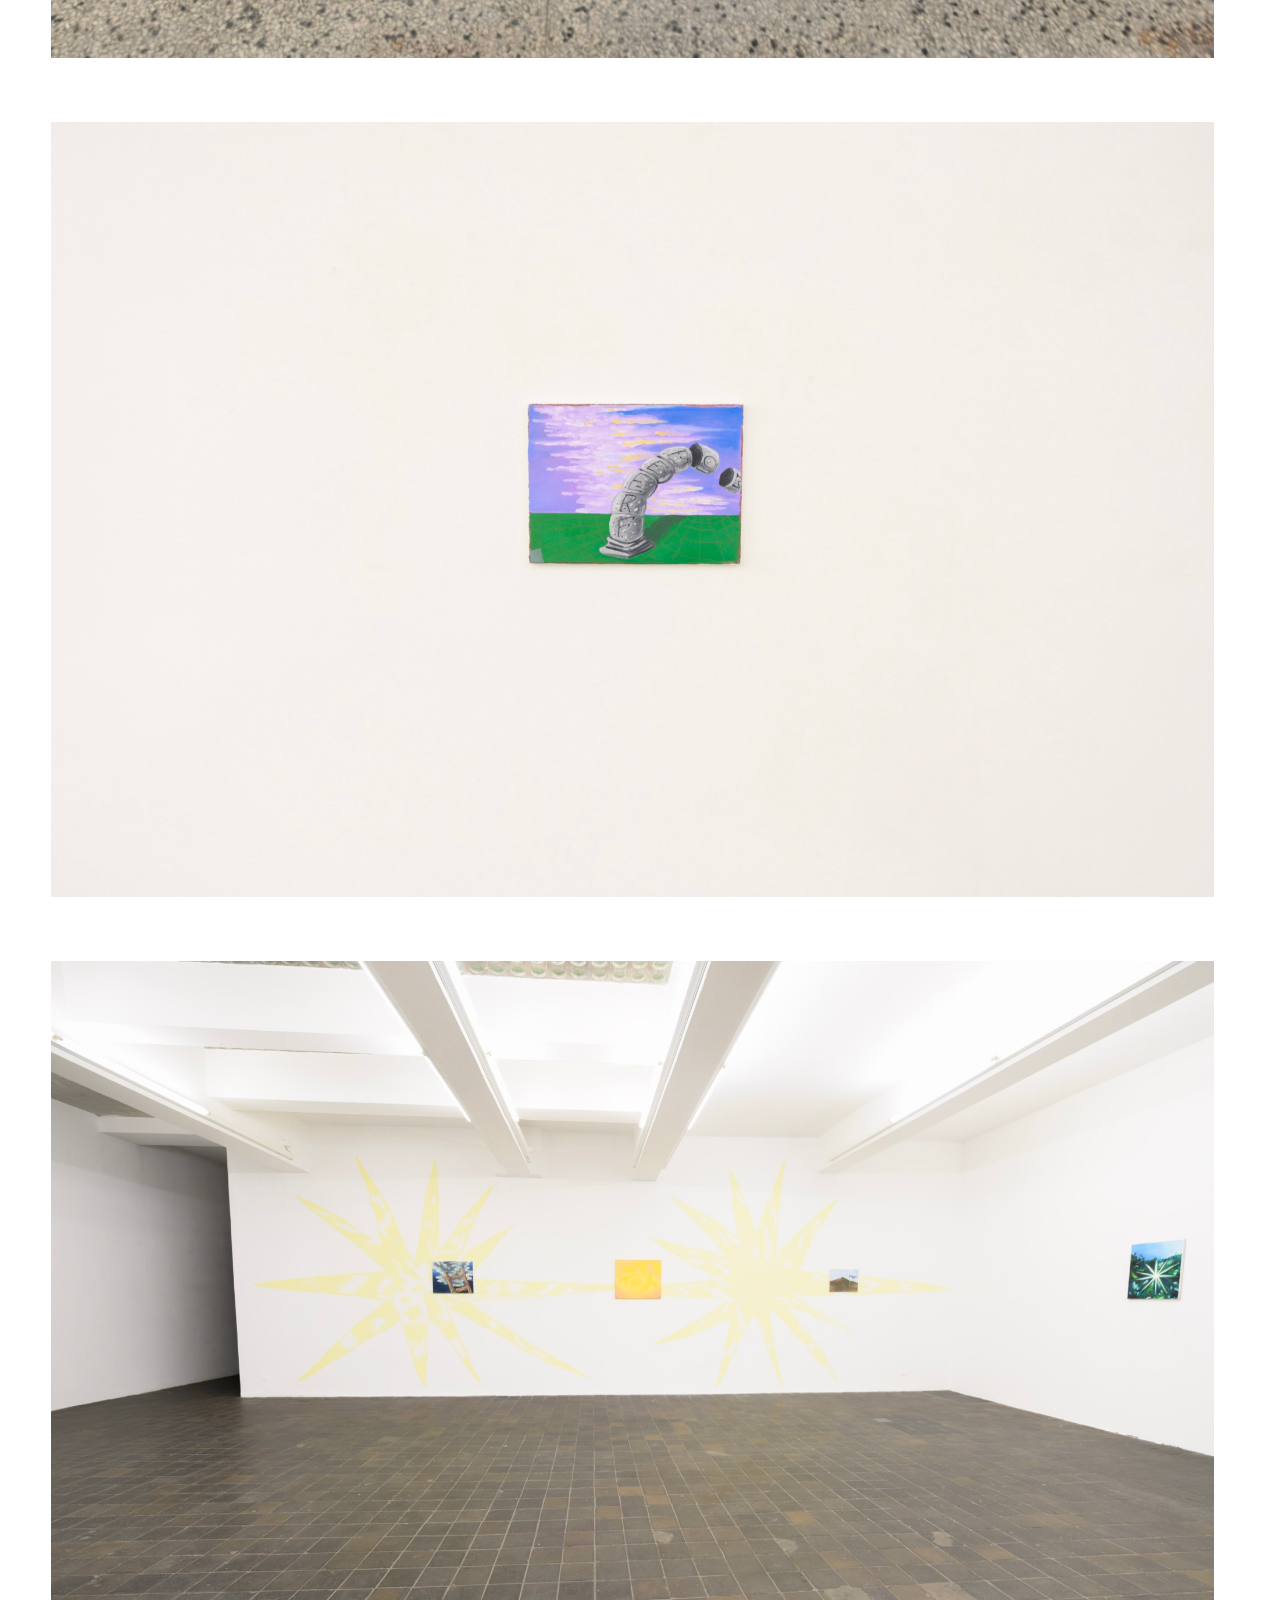
<file: exhibitions/off-field/index.html>
<!DOCTYPE html>
<html lang="en">
<head>
  <meta charset="utf-8">
  <meta name="viewport" content="width=device-width, initial-scale=1">
  <title>OFF FIELD - Roger Paulino</title>
  <meta name="description" content="OFF FIELD, a group exhibition at Kunstpunkt Berlin, Berlin (10 - 26 Jul 2026).">
  <link rel="canonical" href="https://caasols.github.io/roger-paulino/exhibitions/off-field/">
  <link rel="icon" href="../../assets/favicon.svg" type="image/svg+xml">
  <meta property="og:site_name" content="Roger Paulino">
  <meta property="og:title" content="OFF FIELD - Roger Paulino">
  <meta property="og:description" content="OFF FIELD, a group exhibition at Kunstpunkt Berlin, Berlin (10 - 26 Jul 2026).">
  <meta property="og:type" content="article">
  <meta property="og:url" content="https://caasols.github.io/roger-paulino/exhibitions/off-field/">
  <meta property="og:image" content="https://caasols.github.io/roger-paulino/assets/off-field/138-dsc-2444.jpg">
  <meta name="twitter:card" content="summary_large_image">
  <meta name="twitter:title" content="OFF FIELD - Roger Paulino">
  <meta name="twitter:description" content="OFF FIELD, a group exhibition at Kunstpunkt Berlin, Berlin (10 - 26 Jul 2026).">
  <meta name="twitter:image" content="https://caasols.github.io/roger-paulino/assets/off-field/138-dsc-2444.jpg">
  <link rel="stylesheet" href="../../css/site.css?v=fabf7329">
  <script type="application/ld+json">{"@context": "https://schema.org", "@type": "ExhibitionEvent", "name": "OFF FIELD", "url": "https://caasols.github.io/roger-paulino/exhibitions/off-field/", "performer": {"@type": "Person", "name": "Roger Paulino"}, "location": {"@type": "Place", "name": "Kunstpunkt Berlin", "address": {"@type": "PostalAddress", "streetAddress": "Schlegelstr. 6, 10115 Berlin-Mitte", "addressLocality": "Berlin"}}, "startDate": "2026-07-10", "endDate": "2026-07-26", "image": "https://caasols.github.io/roger-paulino/assets/off-field/138-dsc-2444.jpg"}</script>
</head>
<body class="page-inner">
  <header class="site-header">
    <a class="masthead" href="../../index.html">Roger<br>Paulino</a>
  </header>

  <main>
    <article class="show">
      <header class="show__head">
        <p class="show__type">Group exhibition &middot; with Primeira Desordem (Hugo Gomes and João Marques), Tiny Domingos</p>
        <h1 class="show__title">OFF FIELD</h1>
        <p class="show__meta">Kunstpunkt Berlin, Berlin</p>
        <p class="show__meta">Schlegelstr. 6, 10115 Berlin-Mitte</p>
        <p class="show__meta">10 - 26 Jul 2026</p>
      </header>

      
      <figure class="show__figure frame">
        <a class="gallery__item" href="../../assets/off-field/138-dsc-2444.jpg"><img src="../../assets/off-field/138-dsc-2444.jpg" alt="OFF FIELD" loading="lazy"></a>
      </figure>
      
      

      
      <section class="show__statement prose">
        <p>On the occasion of the invitation to participate in the exhibition Off-Field, I was left with a sense of the defining rule in football, which is off-side. Without this rule the game would have no strategy built in; it would in fact become less, and maybe not reach the epic dimension it has in our day and age, for the obvious good reasons and the bad ones too.</p><p>In the last years, ten years exactly I dare to say, I have dedicated myself to mastering the techniques of printing. One of the reasons I moved to Germany, the land of the Gutenberg press and the less known Northern Renaissance. Having developed an extensive body of work, from small scale pieces to large ones, I have reached a point of exhilarating freedom, combined with an ever greater curiosity to see how far I can push the techniques of printing. In the meantime I don&#x27;t call my prints prints, but rather paintings; they live in a limbo between one and the other. I do not make editions of some works: they are printed once, layer over layer, compounding meaning and expression, until the end is reached, somehow.</p><p>Off-Field, off-side, like a ball I feel I am. Not obsessively one sided, but with many sides, to my artistic curiosity.</p><p>One of the off-sides, off my own field, I make oil paintings (which I have never shown), thinking about Nicolas Poussin, or the fresh expression of Josh Smith. I would like to paint the hairs of a horse the way Rubens does, or clouds the way El Greco does. The negative space of Rembrandt, or the sweet faces of Josefa de Óbidos; the list goes on, and so, as long as I can, I will explore off the field, beyond the field.</p><p>These paintings recall visual still lifes, a fictional rendition of an artist&#x27;s journey in search of that moment where past, present and future coincide in the perfect painting.</p>
      </section>
      

      

      
      <section class="show__figures">
        
        <figure class="show__figure frame">
          <a class="gallery__item" href="../../assets/off-field/139-dsc-2447.jpg"><img loading="lazy" src="../../assets/off-field/139-dsc-2447.jpg" alt="OFF FIELD, image 1"></a>
        </figure>
        
        <figure class="show__figure frame">
          <a class="gallery__item" href="../../assets/off-field/140-dsc-2451.jpg"><img loading="lazy" src="../../assets/off-field/140-dsc-2451.jpg" alt="OFF FIELD, image 2"></a>
        </figure>
        
        <figure class="show__figure frame">
          <a class="gallery__item" href="../../assets/off-field/141-dsc-2454.jpg"><img loading="lazy" src="../../assets/off-field/141-dsc-2454.jpg" alt="OFF FIELD, image 3"></a>
        </figure>
        
        <figure class="show__figure frame">
          <a class="gallery__item" href="../../assets/off-field/145-dsc-2466.jpg"><img loading="lazy" src="../../assets/off-field/145-dsc-2466.jpg" alt="OFF FIELD, image 4"></a>
        </figure>
        
        <figure class="show__figure frame">
          <a class="gallery__item" href="../../assets/off-field/146-dsc-2467.jpg"><img loading="lazy" src="../../assets/off-field/146-dsc-2467.jpg" alt="OFF FIELD, image 5"></a>
        </figure>
        
        <figure class="show__figure frame">
          <a class="gallery__item" href="../../assets/off-field/18-dsc-1923.jpg"><img loading="lazy" src="../../assets/off-field/18-dsc-1923.jpg" alt="OFF FIELD, image 6"></a>
        </figure>
        
        <figure class="show__figure frame">
          <a class="gallery__item" href="../../assets/off-field/19-dsc-1924.jpg"><img loading="lazy" src="../../assets/off-field/19-dsc-1924.jpg" alt="OFF FIELD, image 7"></a>
        </figure>
        
        <figure class="show__figure frame">
          <a class="gallery__item" href="../../assets/off-field/50-dsc-2026.jpg"><img loading="lazy" src="../../assets/off-field/50-dsc-2026.jpg" alt="OFF FIELD, image 8"></a>
        </figure>
        
        <figure class="show__figure frame">
          <a class="gallery__item" href="../../assets/off-field/51-dsc-2029.jpg"><img loading="lazy" src="../../assets/off-field/51-dsc-2029.jpg" alt="OFF FIELD, image 9"></a>
        </figure>
        
        <figure class="show__figure frame">
          <a class="gallery__item" href="../../assets/off-field/60-dsc-2056.jpg"><img loading="lazy" src="../../assets/off-field/60-dsc-2056.jpg" alt="OFF FIELD, image 10"></a>
        </figure>
        
        <figure class="show__figure frame">
          <a class="gallery__item" href="../../assets/off-field/61-dsc-2059.jpg"><img loading="lazy" src="../../assets/off-field/61-dsc-2059.jpg" alt="OFF FIELD, image 11"></a>
        </figure>
        
        <figure class="show__figure frame">
          <a class="gallery__item" href="../../assets/off-field/62-dsc-2068.jpg"><img loading="lazy" src="../../assets/off-field/62-dsc-2068.jpg" alt="OFF FIELD, image 12"></a>
        </figure>
        
        <figure class="show__figure frame">
          <a class="gallery__item" href="../../assets/off-field/63-dsc-2073.jpg"><img loading="lazy" src="../../assets/off-field/63-dsc-2073.jpg" alt="OFF FIELD, image 13"></a>
        </figure>
        
        <figure class="show__figure frame">
          <a class="gallery__item" href="../../assets/off-field/64-dsc-2075.jpg"><img loading="lazy" src="../../assets/off-field/64-dsc-2075.jpg" alt="OFF FIELD, image 14"></a>
        </figure>
        
        <figure class="show__figure frame">
          <a class="gallery__item" href="../../assets/off-field/67-dsc-2081.jpg"><img loading="lazy" src="../../assets/off-field/67-dsc-2081.jpg" alt="OFF FIELD, image 15"></a>
        </figure>
        
        <figure class="show__figure frame">
          <a class="gallery__item" href="../../assets/off-field/68-dsc-2084.jpg"><img loading="lazy" src="../../assets/off-field/68-dsc-2084.jpg" alt="OFF FIELD, image 16"></a>
        </figure>
        
        <figure class="show__figure frame">
          <a class="gallery__item" href="../../assets/off-field/71-dsc-2093.jpg"><img loading="lazy" src="../../assets/off-field/71-dsc-2093.jpg" alt="OFF FIELD, image 17"></a>
        </figure>
        
        <figure class="show__figure frame">
          <a class="gallery__item" href="../../assets/off-field/76-dsc-2102.jpg"><img loading="lazy" src="../../assets/off-field/76-dsc-2102.jpg" alt="OFF FIELD, image 18"></a>
        </figure>
        
        <figure class="show__figure frame">
          <a class="gallery__item" href="../../assets/off-field/77-dsc-2104.jpg"><img loading="lazy" src="../../assets/off-field/77-dsc-2104.jpg" alt="OFF FIELD, image 19"></a>
        </figure>
        
        <figure class="show__figure frame">
          <a class="gallery__item" href="../../assets/off-field/78-dsc-2106.jpg"><img loading="lazy" src="../../assets/off-field/78-dsc-2106.jpg" alt="OFF FIELD, image 20"></a>
        </figure>
        
        <figure class="show__figure frame">
          <a class="gallery__item" href="../../assets/off-field/79-dsc-2111.jpg"><img loading="lazy" src="../../assets/off-field/79-dsc-2111.jpg" alt="OFF FIELD, image 21"></a>
        </figure>
        
        <figure class="show__figure frame">
          <a class="gallery__item" href="../../assets/off-field/86-dsc-2131.jpg"><img loading="lazy" src="../../assets/off-field/86-dsc-2131.jpg" alt="OFF FIELD, image 22"></a>
        </figure>
        
        <figure class="show__figure frame">
          <a class="gallery__item" href="../../assets/off-field/90-dsc-2139.jpg"><img loading="lazy" src="../../assets/off-field/90-dsc-2139.jpg" alt="OFF FIELD, image 23"></a>
        </figure>
        
        <figure class="show__figure frame">
          <a class="gallery__item" href="../../assets/off-field/91-dsc-2141.jpg"><img loading="lazy" src="../../assets/off-field/91-dsc-2141.jpg" alt="OFF FIELD, image 24"></a>
        </figure>
        
        <figure class="show__figure frame">
          <a class="gallery__item" href="../../assets/off-field/92-dsc-2144.jpg"><img loading="lazy" src="../../assets/off-field/92-dsc-2144.jpg" alt="OFF FIELD, image 25"></a>
        </figure>
        
        <figure class="show__figure frame">
          <a class="gallery__item" href="../../assets/off-field/94-dsc-2148.jpg"><img loading="lazy" src="../../assets/off-field/94-dsc-2148.jpg" alt="OFF FIELD, image 26"></a>
        </figure>
        
        <figure class="show__figure frame">
          <a class="gallery__item" href="../../assets/off-field/97-dsc-2156.jpg"><img loading="lazy" src="../../assets/off-field/97-dsc-2156.jpg" alt="OFF FIELD, image 27"></a>
        </figure>
        
      </section>
      

      

      

      

      <p class="show__back"><a href="../../exhibitions/index.html">&larr; Exhibitions</a></p>
    </article>

  </main>

  <footer class="site-footer cv-footer">
    <div class="cv-col">
      <h2 class="cv-col__h">Solo &amp; duo</h2>
      <ul><li><span class="cv-year">2026</span><span class="cv-text">Scrolls, Buraco, Lisboa</span></li><li><span class="cv-year">2025</span><span class="cv-text">The World Smiles at Us, Galeria 111, Lisboa</span></li><li><span class="cv-year">2023</span><span class="cv-text">Cabbage and the Plan of Things, Ar.Co, Lisboa</span></li><li><span class="cv-year">2019</span><span class="cv-text">Turbilhão de Frescura, Centro de Artes Visuais, Coimbra</span></li><li><span class="cv-year">2017</span><span class="cv-text">Der Schrank (with Niklas Müller), C. Rockefeller Center for Contemporary Art, Dresden</span></li><li><span class="cv-year">2016</span><span class="cv-text">FlatLand, Espaço AZ, Lisboa</span></li><li><span class="cv-year">2016</span><span class="cv-text">Rocks and Clouds (with Hugo Bernardo), Galeria Sá da Costa, Lisboa</span></li></ul>
    </div>
    <div class="cv-col">
      <h2 class="cv-col__h">Group shows</h2>
      <ul><li><span class="cv-year">2026</span><span class="cv-text">OFF FIELD, Berlin</span></li><li><span class="cv-year">2026</span><span class="cv-text">Welt am Draht, Rosalux, Berlin</span></li><li><span class="cv-year">2025</span><span class="cv-text">Canto da Teia, andar de baixo, Lisboa</span></li><li><span class="cv-year">2024</span><span class="cv-text">BLIND TASTE, Arbag, Lisboa</span></li><li><span class="cv-year">2023</span><span class="cv-text">Ex-votos, Brotéria, Lisboa</span></li><li><span class="cv-year">2022</span><span class="cv-text">Please Stop!, C. Rockefeller Center for Contemporary Art, Dresden</span></li><li><span class="cv-year">2022</span><span class="cv-text">Coleção Norlinda e José Lima, MACE Museu de Arte Contemporânea, Elvas</span></li><li><span class="cv-year">2022</span><span class="cv-text">Jahresausstellung, Burg Giebichenstein Kunsthochschule, Halle</span></li><li><span class="cv-year">2021</span><span class="cv-text">Les amis du cadavre exquis, Duplex, Lisboa</span></li><li><span class="cv-year">2021</span><span class="cv-text">Sobressalto, Centro de Artes, Águeda</span></li><li><span class="cv-year">2021</span><span class="cv-text">Ecstatic Visions, Essenheim Associação Cultural, Essenheim</span></li><li><span class="cv-year">2020</span><span class="cv-text">Studienstiftung des deutschen Volkes, selected finalists, Faculty of Arts, Hamburg</span></li><li><span class="cv-year">2020</span><span class="cv-text">End-of-year exhibition, Grafik Class, Burg Giebichenstein, Halle</span></li><li><span class="cv-year">2019</span><span class="cv-text">Ilhéstico, Porta 33, Mercado dos Lavradores, Funchal, Madeira</span></li><li><span class="cv-year">2019</span><span class="cv-text">Vernissage, Edifício da Antiga Psiquiatria, Halle</span></li><li><span class="cv-year">2018</span><span class="cv-text">Melted, Galeria Burg2, Halle</span></li><li><span class="cv-year">2018</span><span class="cv-text">27, Casa Branca, Burg Giebichenstein School of Art, Halle</span></li><li><span class="cv-year">2016</span><span class="cv-text">Indágora, Casa da Madeira do Norte, Porto</span></li><li><span class="cv-year">2015</span><span class="cv-text">Tricicle, Galeria Manteigaria, Lisboa</span></li><li><span class="cv-year">2015</span><span class="cv-text">AR.CO Bolseiros e Finalistas, Museu da Cidade, Lisboa</span></li><li><span class="cv-year">2014</span><span class="cv-text">AR.CO Exposição de Outono, Almada</span></li></ul>
    </div>
    <div class="cv-col">
      <h2 class="cv-col__h">Education</h2>
      <ul><li><span class="cv-year">2025</span><span class="cv-text">Engraving, Faculty of Arts, Burg Giebichenstein Halle an der Saale, Germany</span></li><li><span class="cv-year">2014</span><span class="cv-text">Individual Project, Ar.Co Centro de Arte e Comunicação Visual, Lisboa</span></li><li><span class="cv-year">2013</span><span class="cv-text">Visual Arts Advanced Course, Ar.Co, Lisboa</span></li><li><span class="cv-year">2012</span><span class="cv-text">Painting and Drawing Program, Ar.Co, Lisboa</span></li></ul>
      <h2 class="cv-col__h">Awards</h2>
      <ul><li><span class="cv-year">2025</span><span class="cv-text">Studienstiftung des deutschen Volkes (German Academic Scholarship Foundation)</span></li><li><span class="cv-year">2012</span><span class="cv-text">PORTA 33 and Ar.Co partnership scholarship</span></li></ul>
      <h2 class="cv-col__h">Collections</h2>
      <ul class="cv-col__plain"><li><a href="https://arte.fundacaoip.pt/artist/186" target="_blank" rel="noopener">Fundação Ilídio Pinho</a></li><li>Fundação Norlinda e José Lima</li><li><a href="https://www.rar.com/en/rar-seen-by/roger-paulino/" target="_blank" rel="noopener">Grupo RAR</a></li><li><a href="https://www.porta33.com/porta33_madeira/exposicoes/content_exposicoes/Ilhestico/content_obras/roger_paulino/roger_paulino.html" target="_blank" rel="noopener">Porta 33</a></li></ul>
    </div>
    <p class="cv-footer__legal">
      Roger Paulino &copy; <span class="js-year">2026</span><br>
      <span class="cv-footer__credit">Made with &#9829; by <a href="https://benevol.us" target="_blank" rel="noopener">Benevolus studio</a></span>
    </p>
  </footer>

  <script src="../../js/site.js?v=36cc8234"></script>
</body>
</html>
</file>
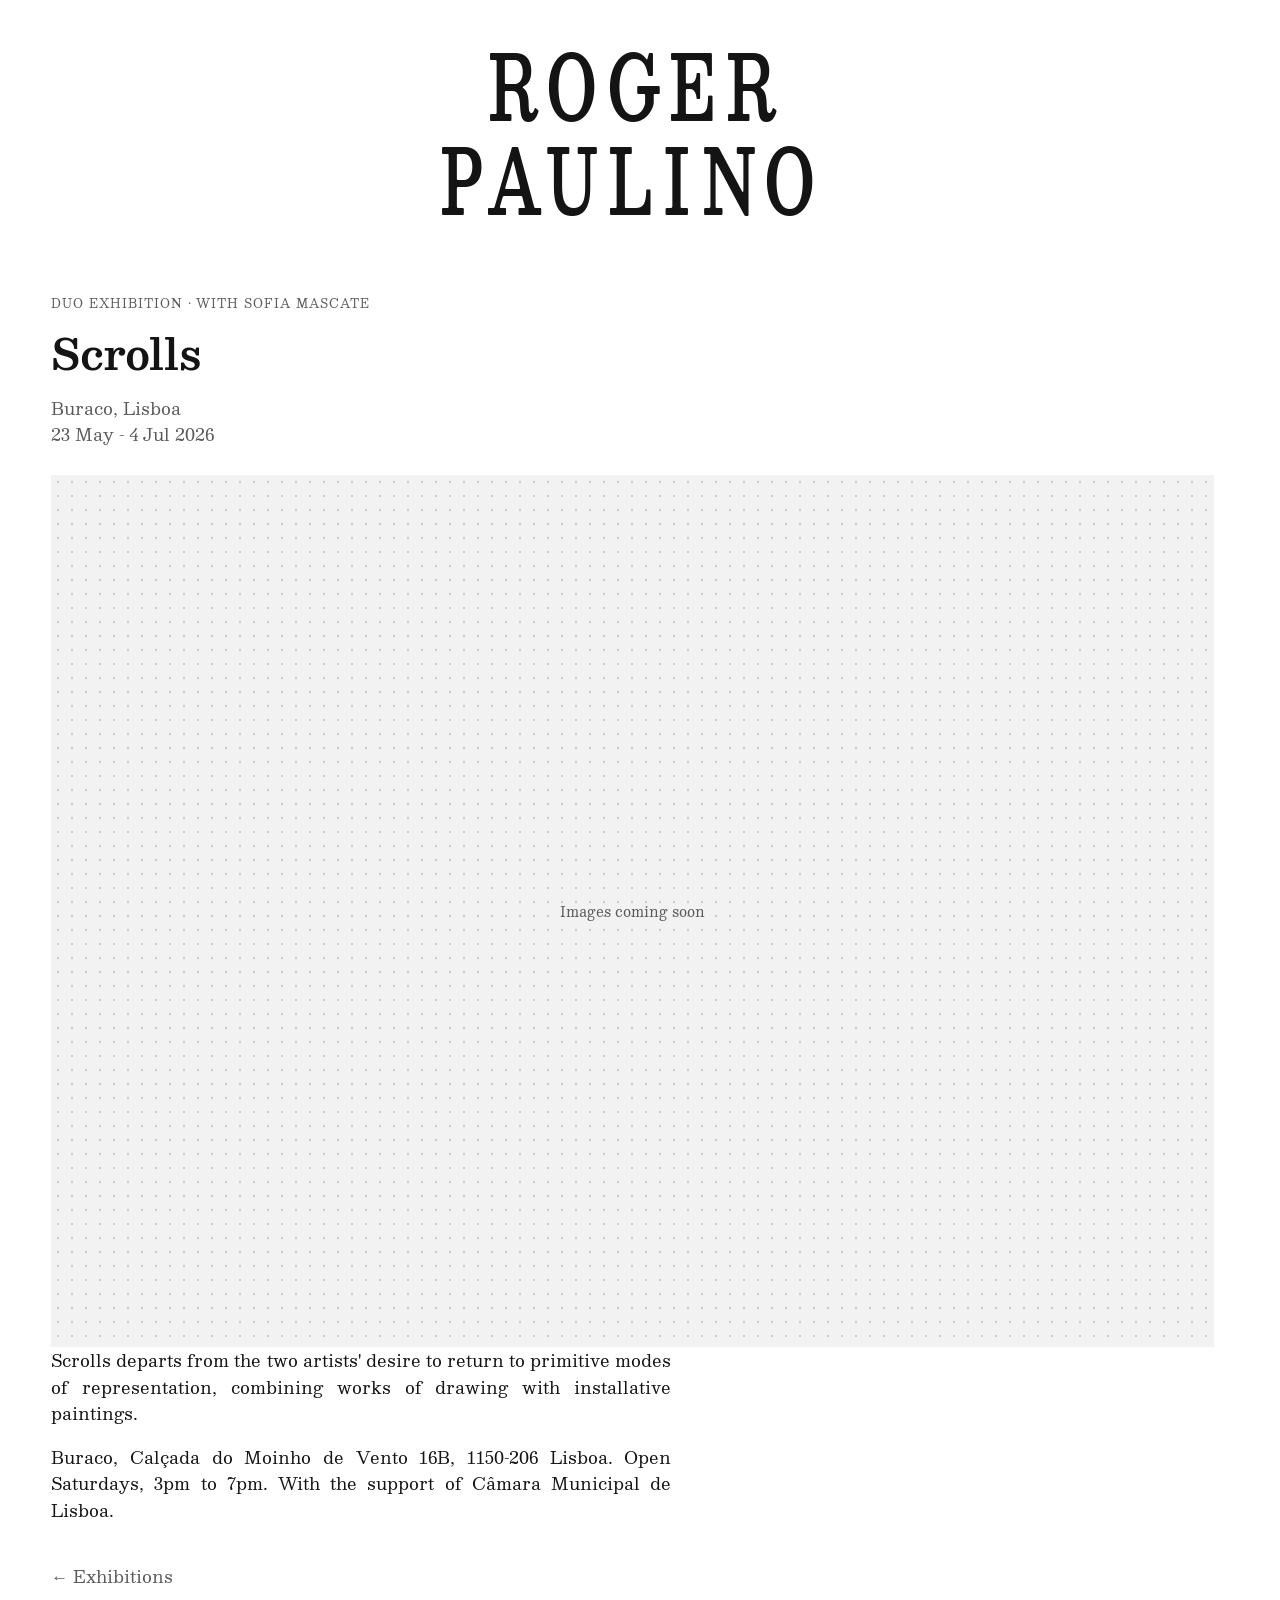
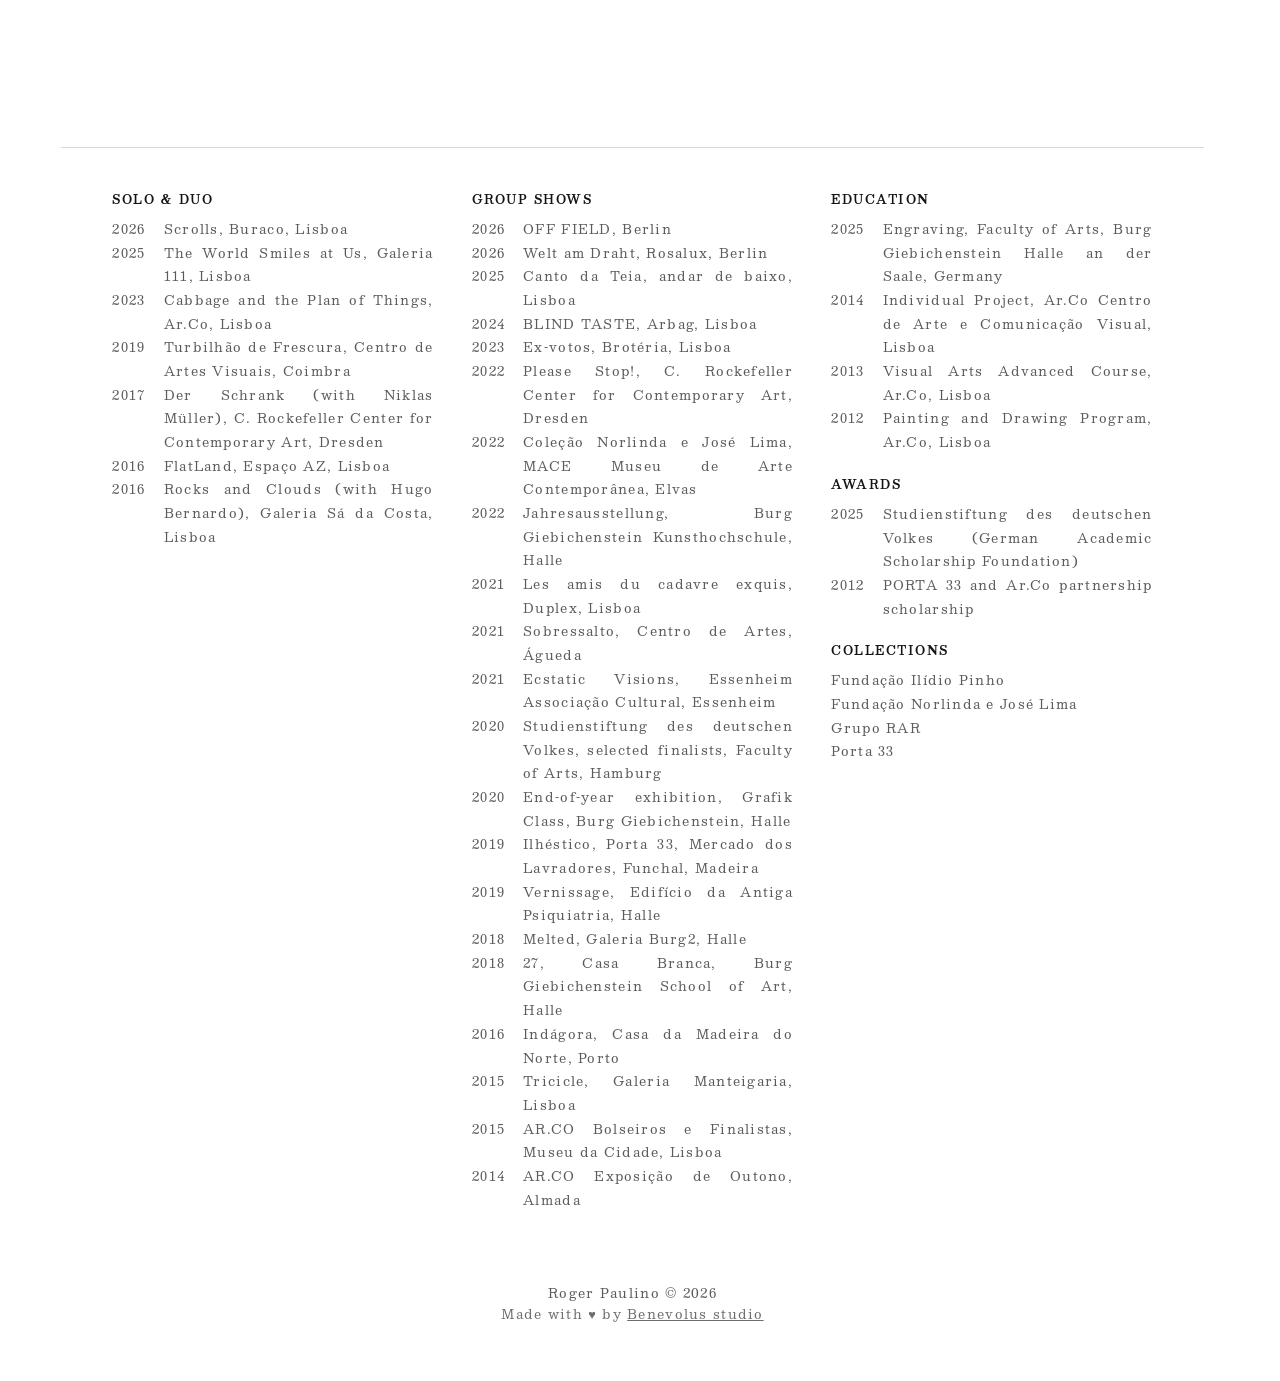
<file: exhibitions/scrolls/index.html>
<!DOCTYPE html>
<html lang="en">
<head>
  <meta charset="utf-8">
  <meta name="viewport" content="width=device-width, initial-scale=1">
  <title>Scrolls - Roger Paulino</title>
  <meta name="description" content="Scrolls, a duo exhibition at Buraco, Lisboa (23 May - 4 Jul 2026).">
  <link rel="canonical" href="https://caasols.github.io/roger-paulino/exhibitions/scrolls/">
  <link rel="icon" href="../../assets/favicon.svg" type="image/svg+xml">
  <meta property="og:site_name" content="Roger Paulino">
  <meta property="og:title" content="Scrolls - Roger Paulino">
  <meta property="og:description" content="Scrolls, a duo exhibition at Buraco, Lisboa (23 May - 4 Jul 2026).">
  <meta property="og:type" content="article">
  <meta property="og:url" content="https://caasols.github.io/roger-paulino/exhibitions/scrolls/">
  <meta property="og:image" content="https://caasols.github.io/roger-paulino/assets/og/og-default.jpg">
  <meta name="twitter:card" content="summary_large_image">
  <meta name="twitter:title" content="Scrolls - Roger Paulino">
  <meta name="twitter:description" content="Scrolls, a duo exhibition at Buraco, Lisboa (23 May - 4 Jul 2026).">
  <meta name="twitter:image" content="https://caasols.github.io/roger-paulino/assets/og/og-default.jpg">
  <link rel="stylesheet" href="../../css/site.css?v=fabf7329">
  <script type="application/ld+json">{"@context": "https://schema.org", "@type": "ExhibitionEvent", "name": "Scrolls", "url": "https://caasols.github.io/roger-paulino/exhibitions/scrolls/", "performer": {"@type": "Person", "name": "Roger Paulino"}, "location": {"@type": "Place", "name": "Buraco", "address": "Lisboa"}, "startDate": "2026-05-23", "endDate": "2026-07-04"}</script>
</head>
<body class="page-inner">
  <header class="site-header">
    <a class="masthead" href="../../index.html">Roger<br>Paulino</a>
  </header>

  <main>
    <article class="show">
      <header class="show__head">
        <p class="show__type">Duo exhibition &middot; with Sofia Mascate</p>
        <h1 class="show__title">Scrolls</h1>
        <p class="show__meta">Buraco, Lisboa</p>
        
        <p class="show__meta">23 May - 4 Jul 2026</p>
      </header>

      
      
      <div class="show__placeholder frame"><span class="dotgrid" aria-hidden="true"></span><span class="show__placeholder-label">Images coming soon</span></div>
      

      
      <section class="show__statement prose">
        <p>Scrolls departs from the two artists&#x27; desire to return to primitive modes of representation, combining works of drawing with installative paintings.</p><p>Buraco, Calçada do Moinho de Vento 16B, 1150-206 Lisboa. Open Saturdays, 3pm to 7pm. With the support of Câmara Municipal de Lisboa.</p>
      </section>
      

      

      

      

      

      

      <p class="show__back"><a href="../../exhibitions/index.html">&larr; Exhibitions</a></p>
    </article>

  </main>

  <footer class="site-footer cv-footer">
    <div class="cv-col">
      <h2 class="cv-col__h">Solo &amp; duo</h2>
      <ul><li><span class="cv-year">2026</span><span class="cv-text">Scrolls, Buraco, Lisboa</span></li><li><span class="cv-year">2025</span><span class="cv-text">The World Smiles at Us, Galeria 111, Lisboa</span></li><li><span class="cv-year">2023</span><span class="cv-text">Cabbage and the Plan of Things, Ar.Co, Lisboa</span></li><li><span class="cv-year">2019</span><span class="cv-text">Turbilhão de Frescura, Centro de Artes Visuais, Coimbra</span></li><li><span class="cv-year">2017</span><span class="cv-text">Der Schrank (with Niklas Müller), C. Rockefeller Center for Contemporary Art, Dresden</span></li><li><span class="cv-year">2016</span><span class="cv-text">FlatLand, Espaço AZ, Lisboa</span></li><li><span class="cv-year">2016</span><span class="cv-text">Rocks and Clouds (with Hugo Bernardo), Galeria Sá da Costa, Lisboa</span></li></ul>
    </div>
    <div class="cv-col">
      <h2 class="cv-col__h">Group shows</h2>
      <ul><li><span class="cv-year">2026</span><span class="cv-text">OFF FIELD, Berlin</span></li><li><span class="cv-year">2026</span><span class="cv-text">Welt am Draht, Rosalux, Berlin</span></li><li><span class="cv-year">2025</span><span class="cv-text">Canto da Teia, andar de baixo, Lisboa</span></li><li><span class="cv-year">2024</span><span class="cv-text">BLIND TASTE, Arbag, Lisboa</span></li><li><span class="cv-year">2023</span><span class="cv-text">Ex-votos, Brotéria, Lisboa</span></li><li><span class="cv-year">2022</span><span class="cv-text">Please Stop!, C. Rockefeller Center for Contemporary Art, Dresden</span></li><li><span class="cv-year">2022</span><span class="cv-text">Coleção Norlinda e José Lima, MACE Museu de Arte Contemporânea, Elvas</span></li><li><span class="cv-year">2022</span><span class="cv-text">Jahresausstellung, Burg Giebichenstein Kunsthochschule, Halle</span></li><li><span class="cv-year">2021</span><span class="cv-text">Les amis du cadavre exquis, Duplex, Lisboa</span></li><li><span class="cv-year">2021</span><span class="cv-text">Sobressalto, Centro de Artes, Águeda</span></li><li><span class="cv-year">2021</span><span class="cv-text">Ecstatic Visions, Essenheim Associação Cultural, Essenheim</span></li><li><span class="cv-year">2020</span><span class="cv-text">Studienstiftung des deutschen Volkes, selected finalists, Faculty of Arts, Hamburg</span></li><li><span class="cv-year">2020</span><span class="cv-text">End-of-year exhibition, Grafik Class, Burg Giebichenstein, Halle</span></li><li><span class="cv-year">2019</span><span class="cv-text">Ilhéstico, Porta 33, Mercado dos Lavradores, Funchal, Madeira</span></li><li><span class="cv-year">2019</span><span class="cv-text">Vernissage, Edifício da Antiga Psiquiatria, Halle</span></li><li><span class="cv-year">2018</span><span class="cv-text">Melted, Galeria Burg2, Halle</span></li><li><span class="cv-year">2018</span><span class="cv-text">27, Casa Branca, Burg Giebichenstein School of Art, Halle</span></li><li><span class="cv-year">2016</span><span class="cv-text">Indágora, Casa da Madeira do Norte, Porto</span></li><li><span class="cv-year">2015</span><span class="cv-text">Tricicle, Galeria Manteigaria, Lisboa</span></li><li><span class="cv-year">2015</span><span class="cv-text">AR.CO Bolseiros e Finalistas, Museu da Cidade, Lisboa</span></li><li><span class="cv-year">2014</span><span class="cv-text">AR.CO Exposição de Outono, Almada</span></li></ul>
    </div>
    <div class="cv-col">
      <h2 class="cv-col__h">Education</h2>
      <ul><li><span class="cv-year">2025</span><span class="cv-text">Engraving, Faculty of Arts, Burg Giebichenstein Halle an der Saale, Germany</span></li><li><span class="cv-year">2014</span><span class="cv-text">Individual Project, Ar.Co Centro de Arte e Comunicação Visual, Lisboa</span></li><li><span class="cv-year">2013</span><span class="cv-text">Visual Arts Advanced Course, Ar.Co, Lisboa</span></li><li><span class="cv-year">2012</span><span class="cv-text">Painting and Drawing Program, Ar.Co, Lisboa</span></li></ul>
      <h2 class="cv-col__h">Awards</h2>
      <ul><li><span class="cv-year">2025</span><span class="cv-text">Studienstiftung des deutschen Volkes (German Academic Scholarship Foundation)</span></li><li><span class="cv-year">2012</span><span class="cv-text">PORTA 33 and Ar.Co partnership scholarship</span></li></ul>
      <h2 class="cv-col__h">Collections</h2>
      <ul class="cv-col__plain"><li><a href="https://arte.fundacaoip.pt/artist/186" target="_blank" rel="noopener">Fundação Ilídio Pinho</a></li><li>Fundação Norlinda e José Lima</li><li><a href="https://www.rar.com/en/rar-seen-by/roger-paulino/" target="_blank" rel="noopener">Grupo RAR</a></li><li><a href="https://www.porta33.com/porta33_madeira/exposicoes/content_exposicoes/Ilhestico/content_obras/roger_paulino/roger_paulino.html" target="_blank" rel="noopener">Porta 33</a></li></ul>
    </div>
    <p class="cv-footer__legal">
      Roger Paulino &copy; <span class="js-year">2026</span><br>
      <span class="cv-footer__credit">Made with &#9829; by <a href="https://benevol.us" target="_blank" rel="noopener">Benevolus studio</a></span>
    </p>
  </footer>

  <script src="../../js/site.js?v=36cc8234"></script>
</body>
</html>
</file>
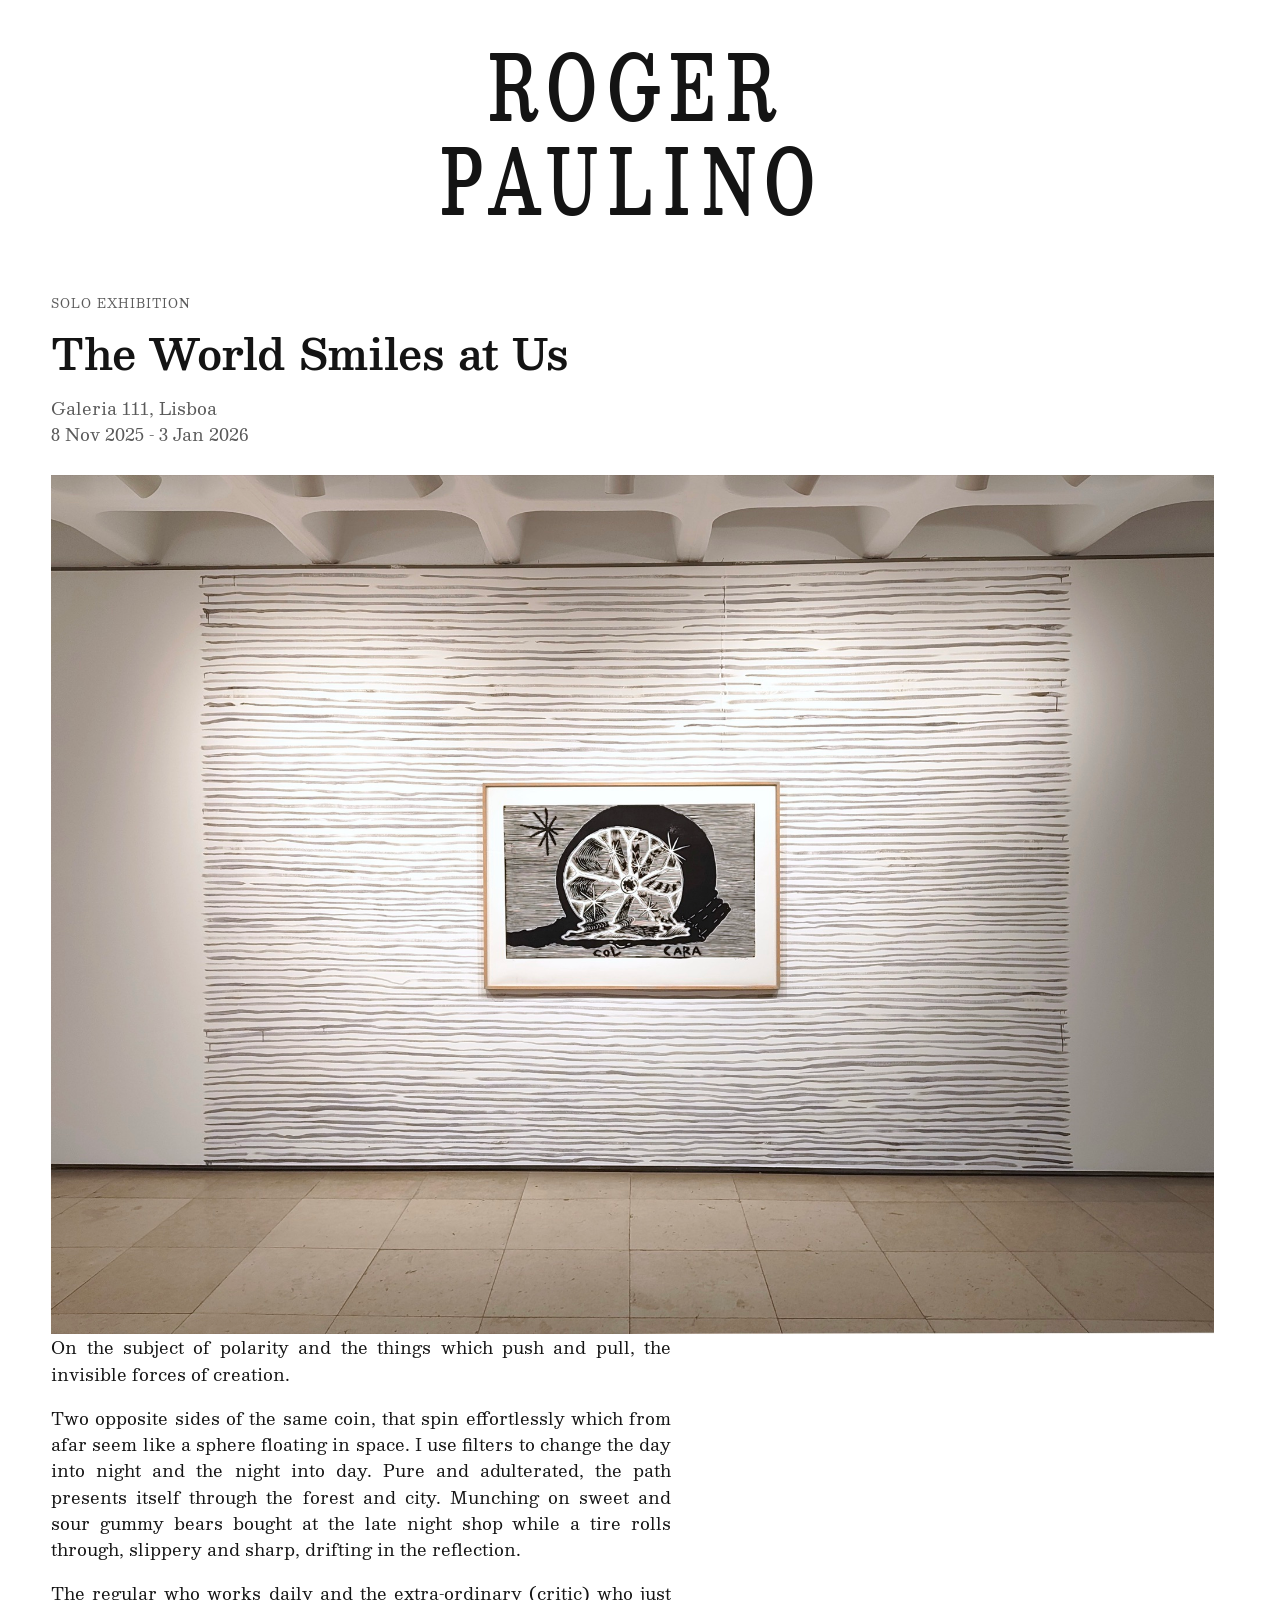
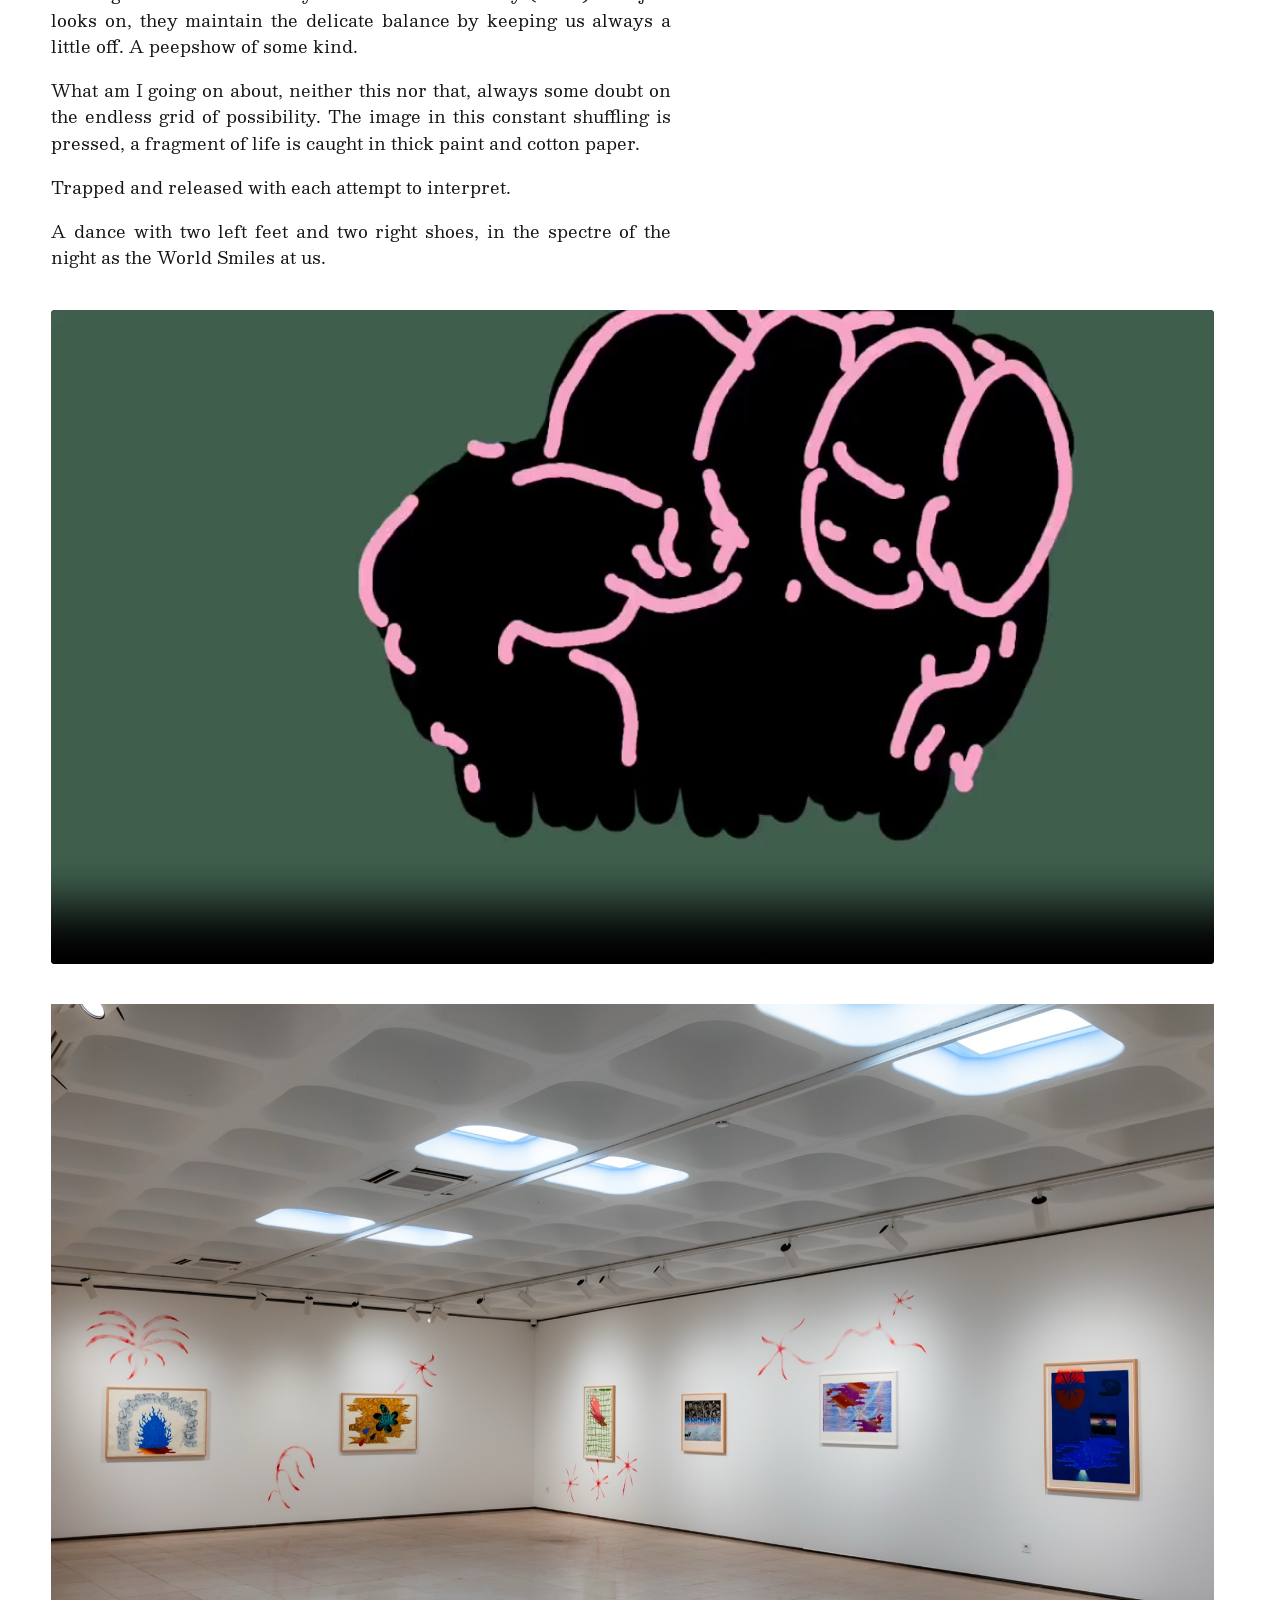
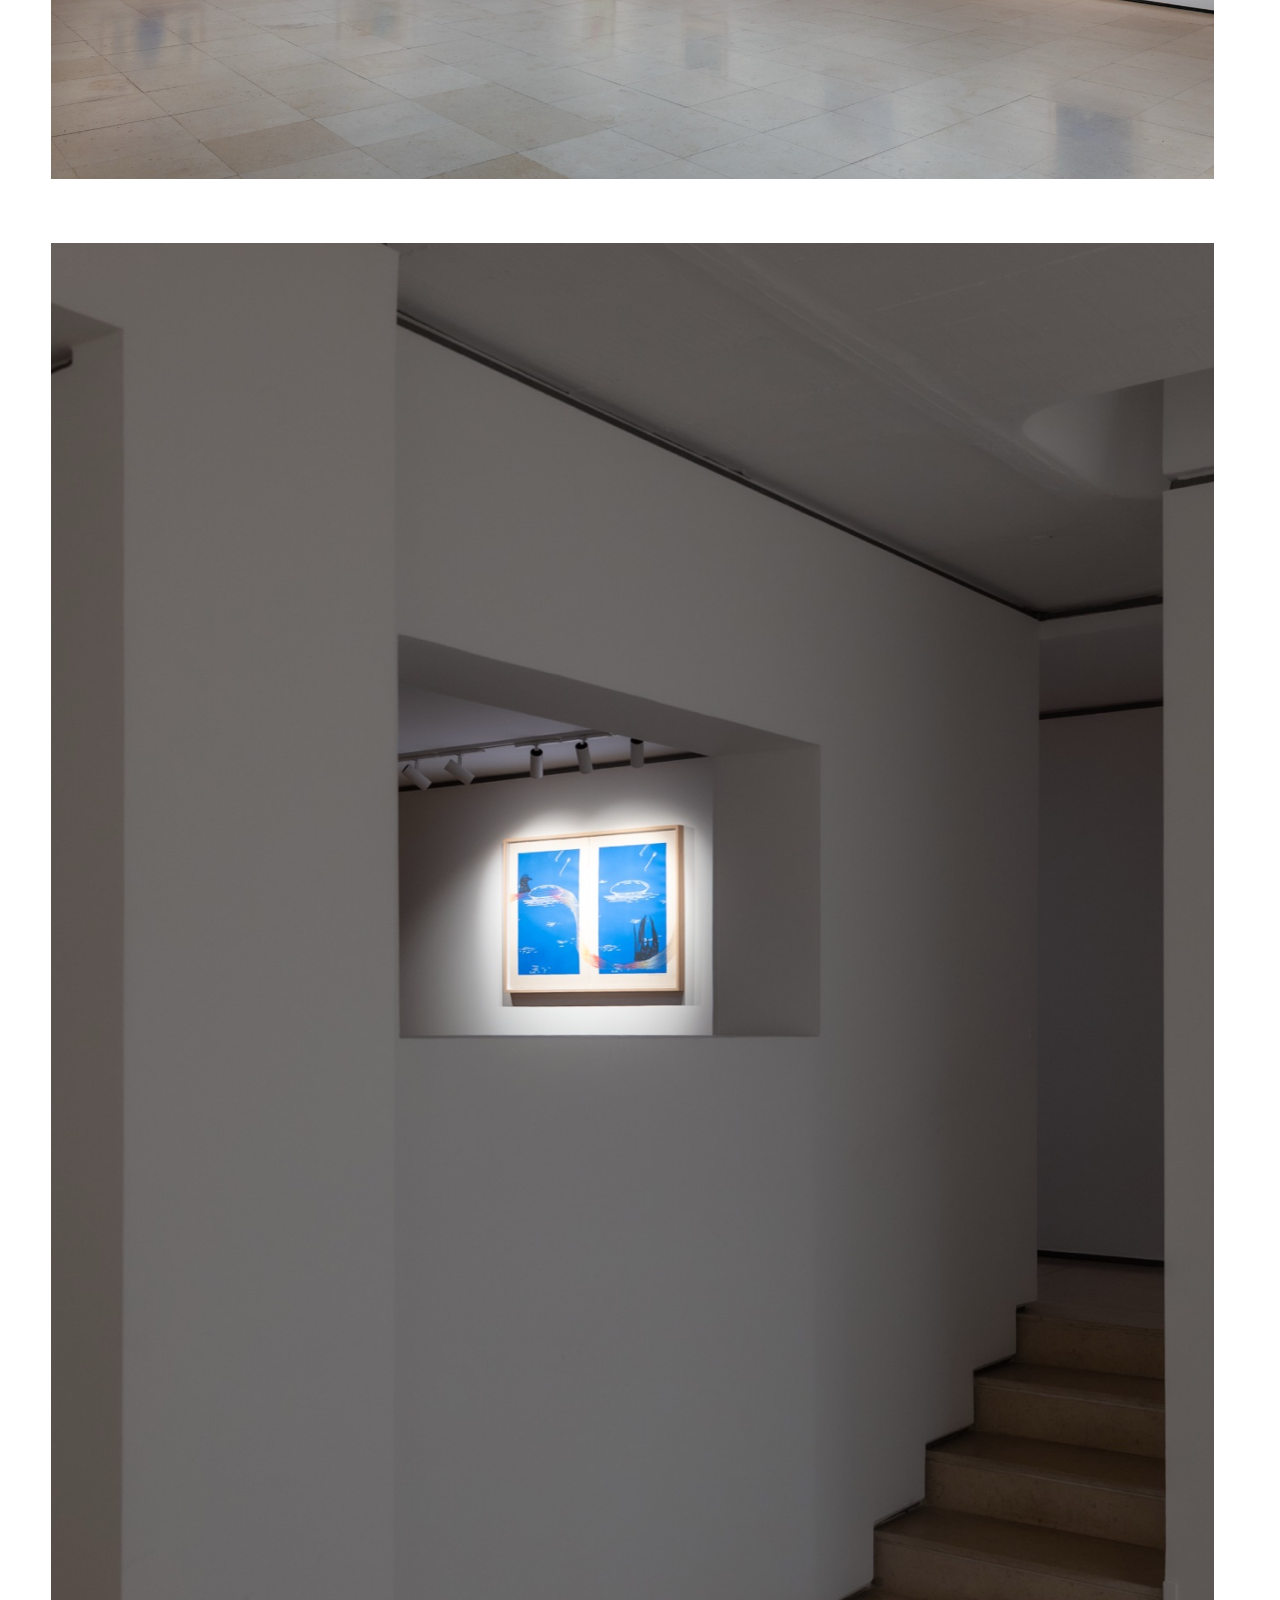
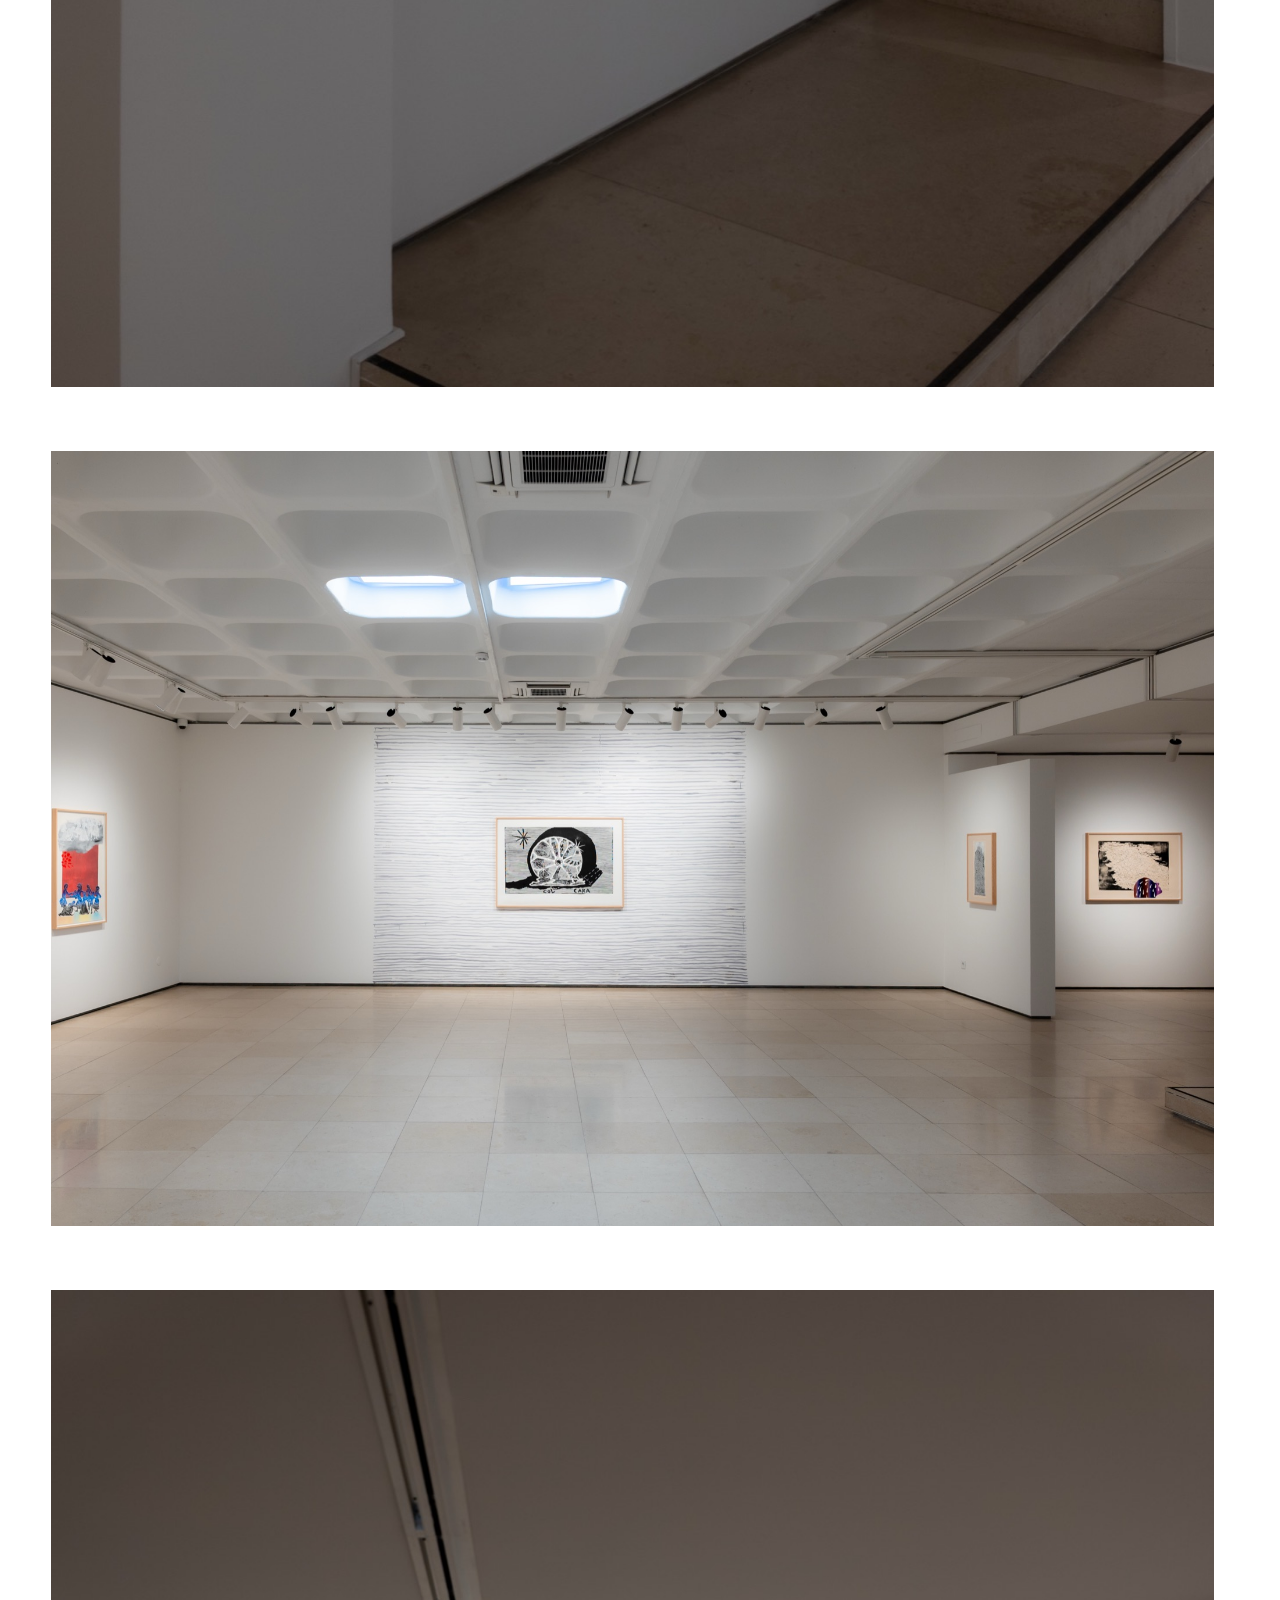
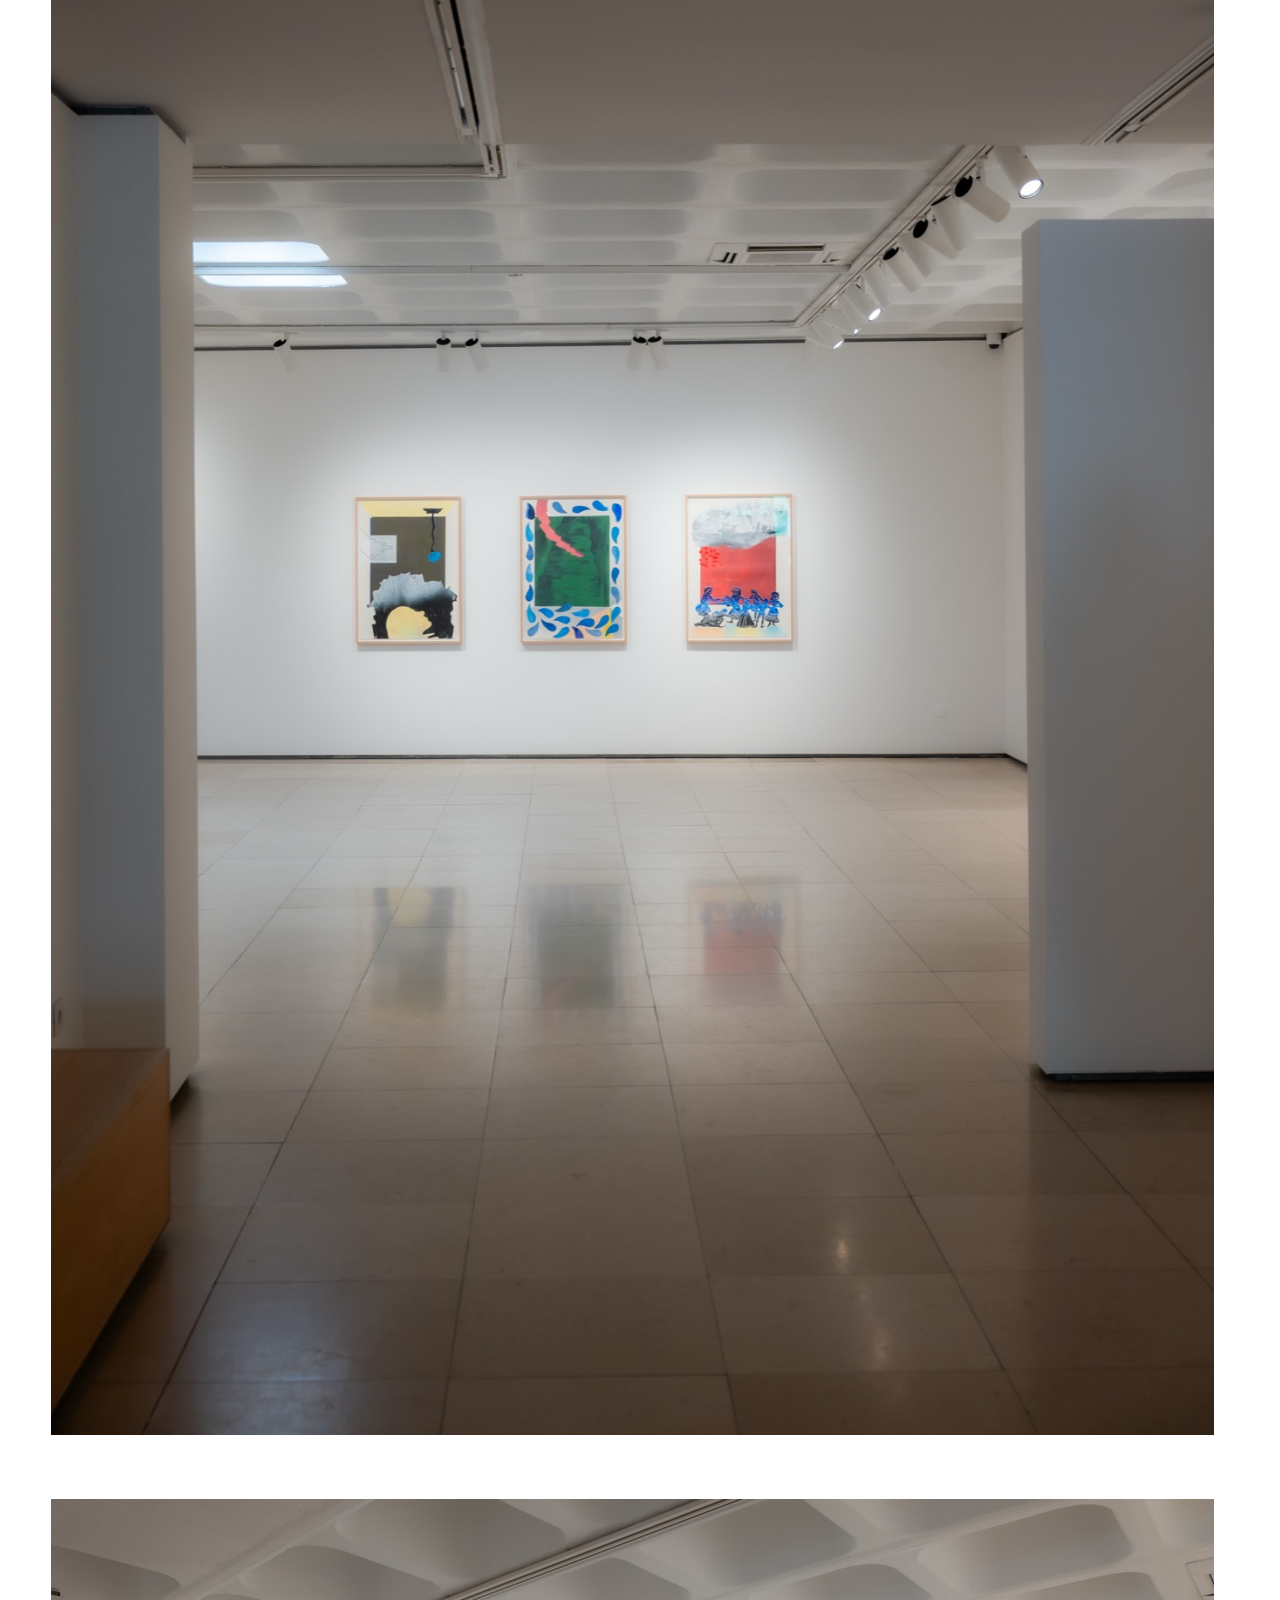
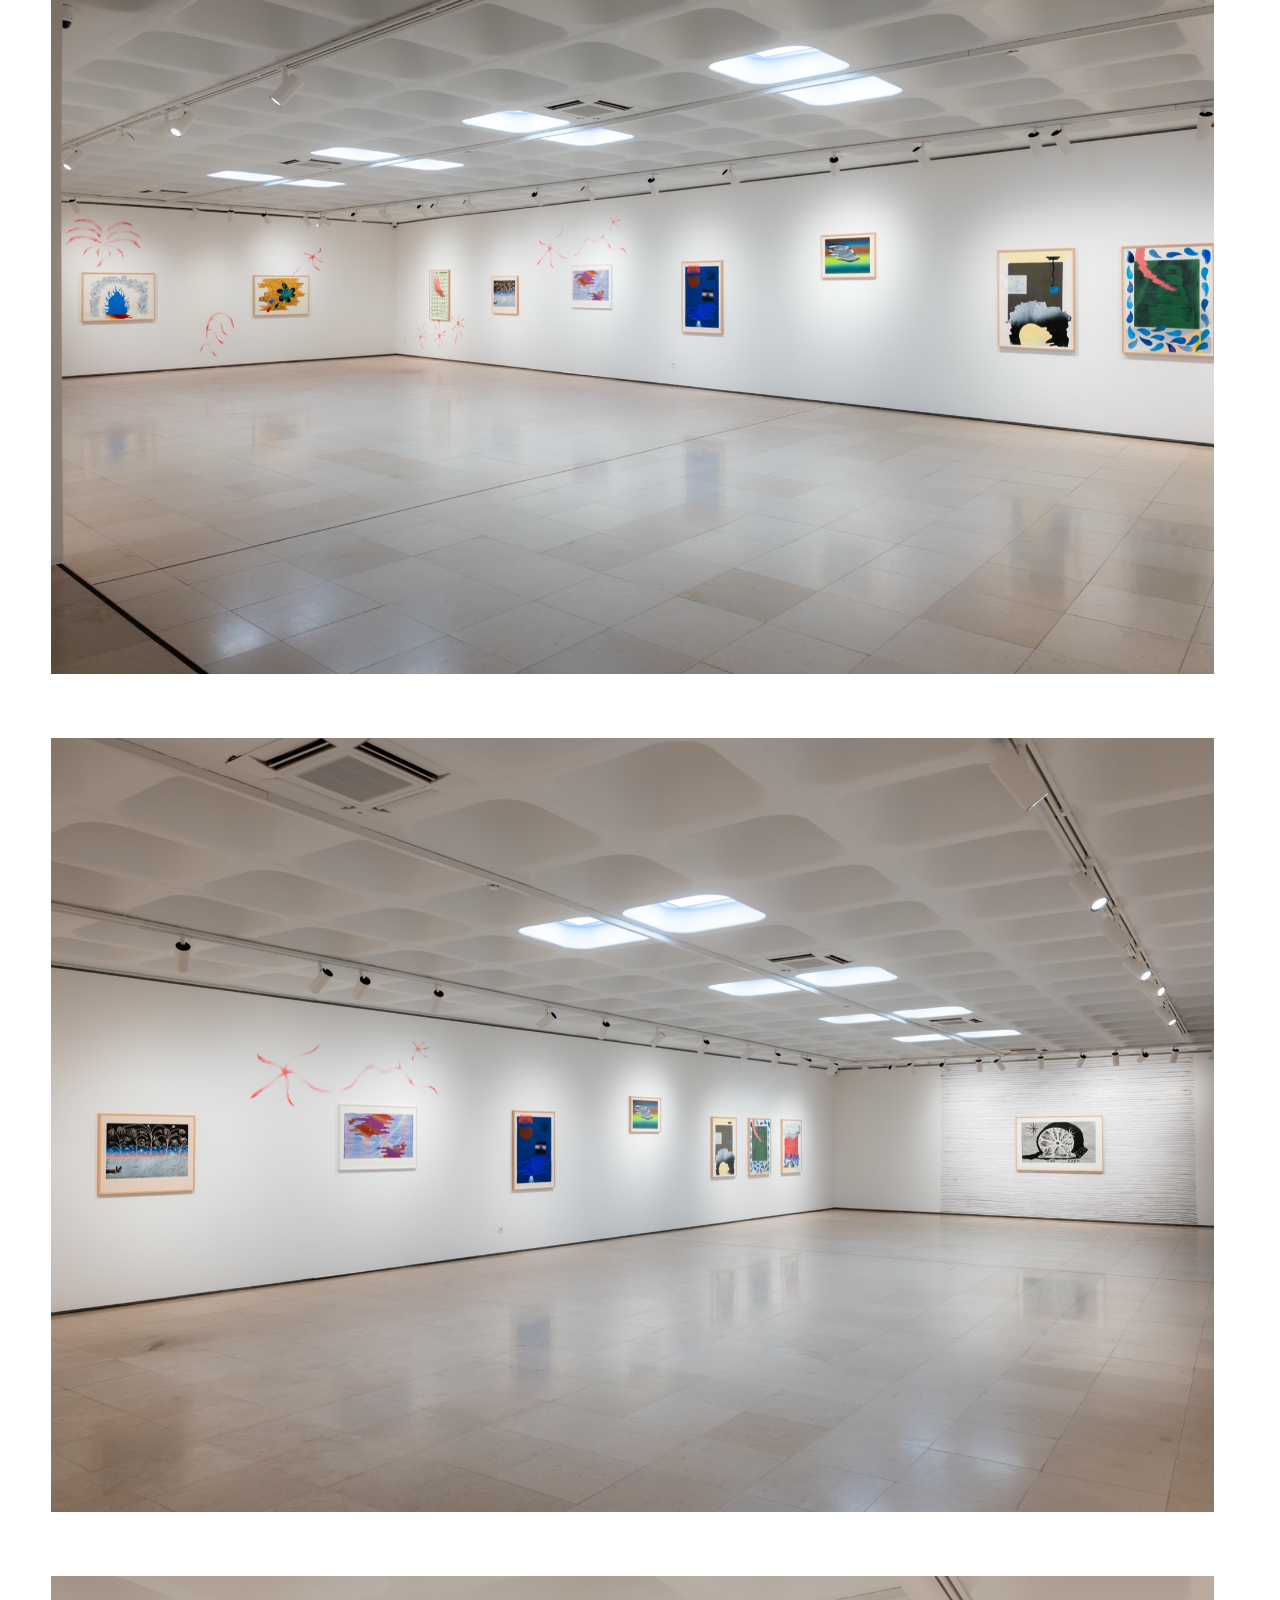
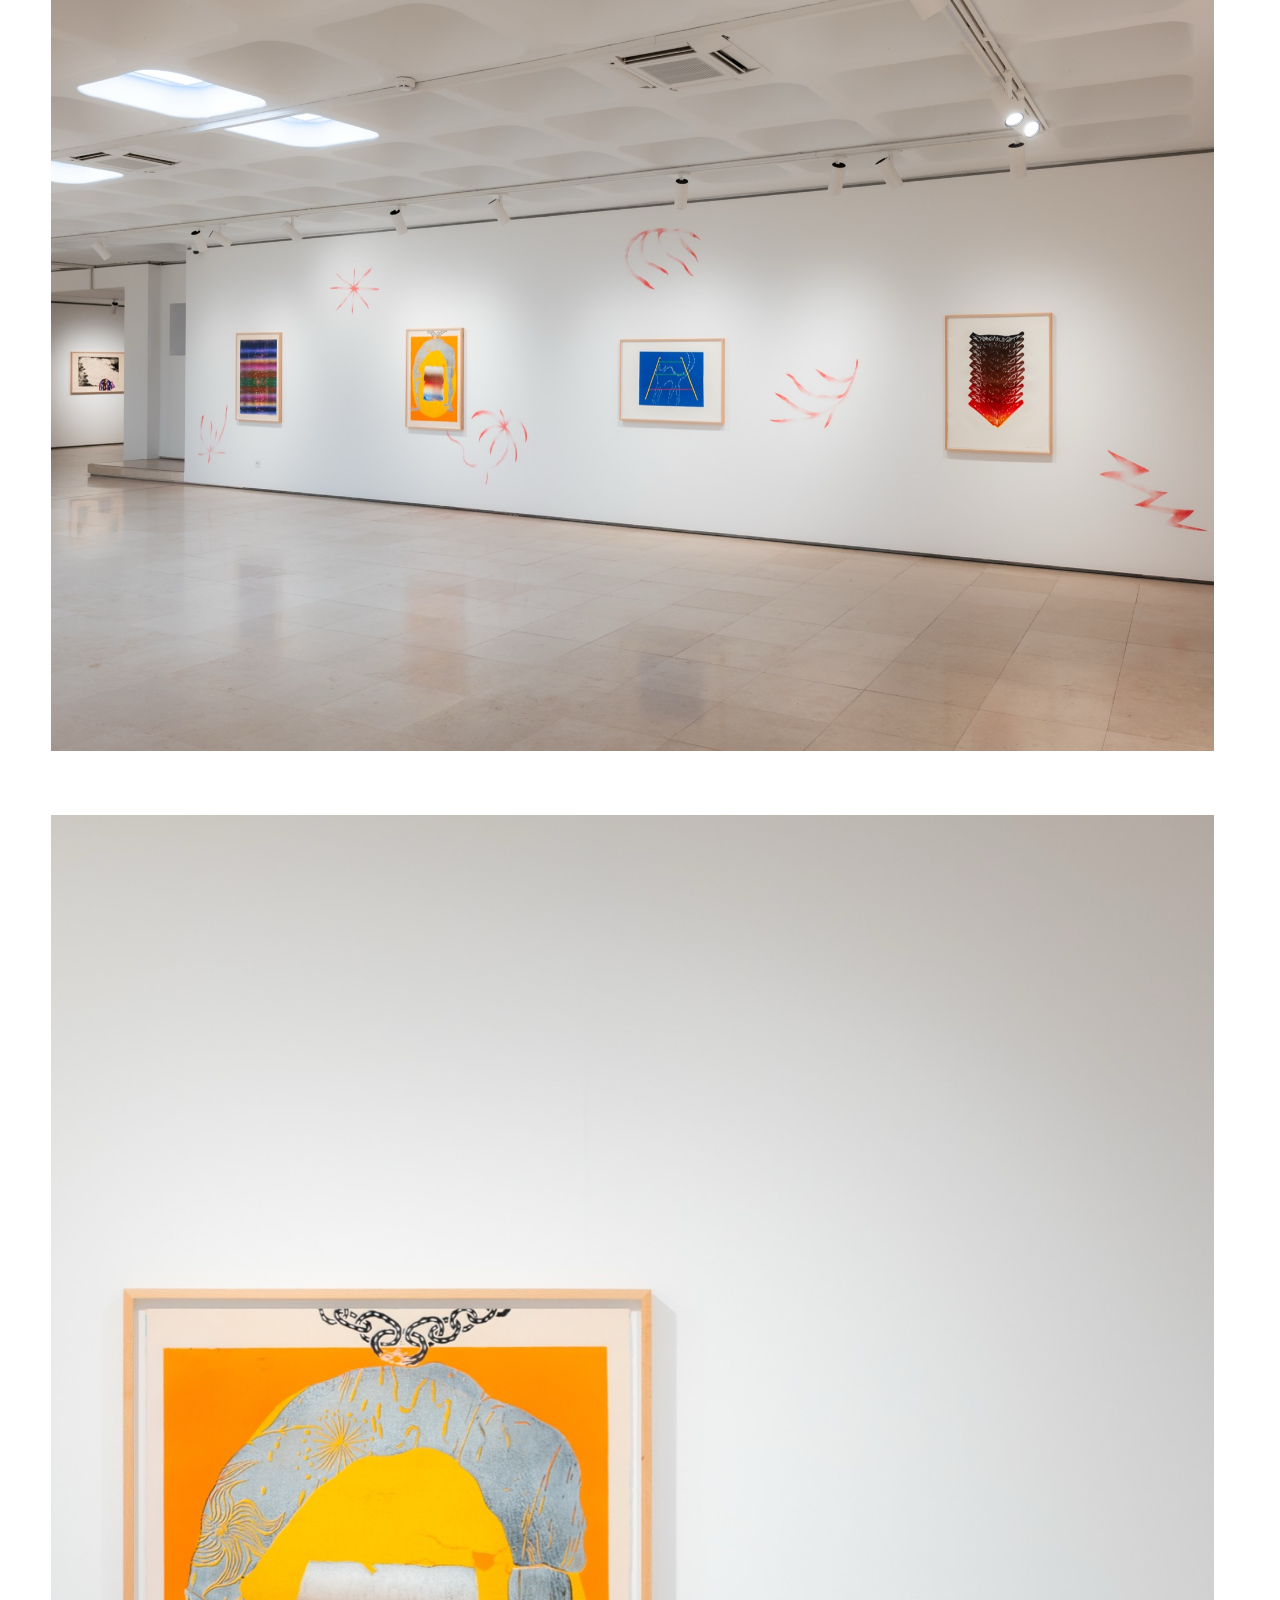
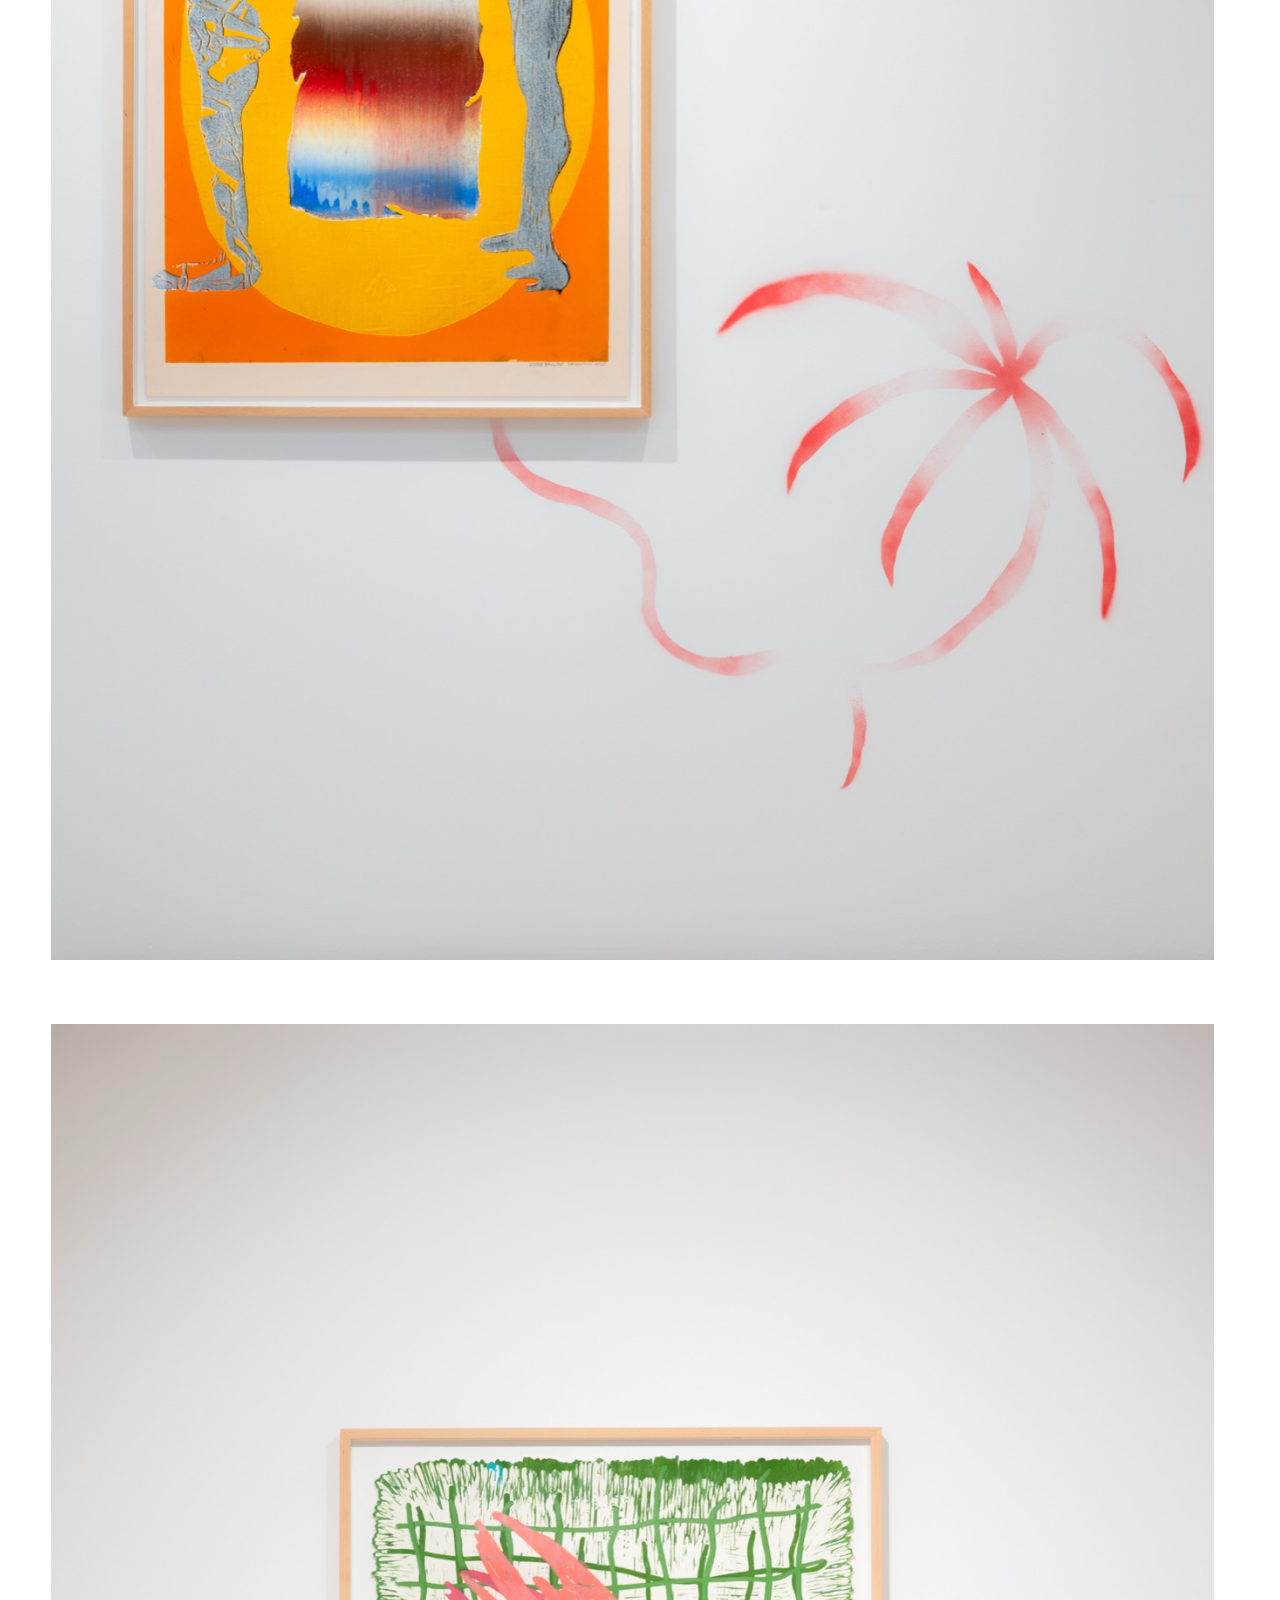
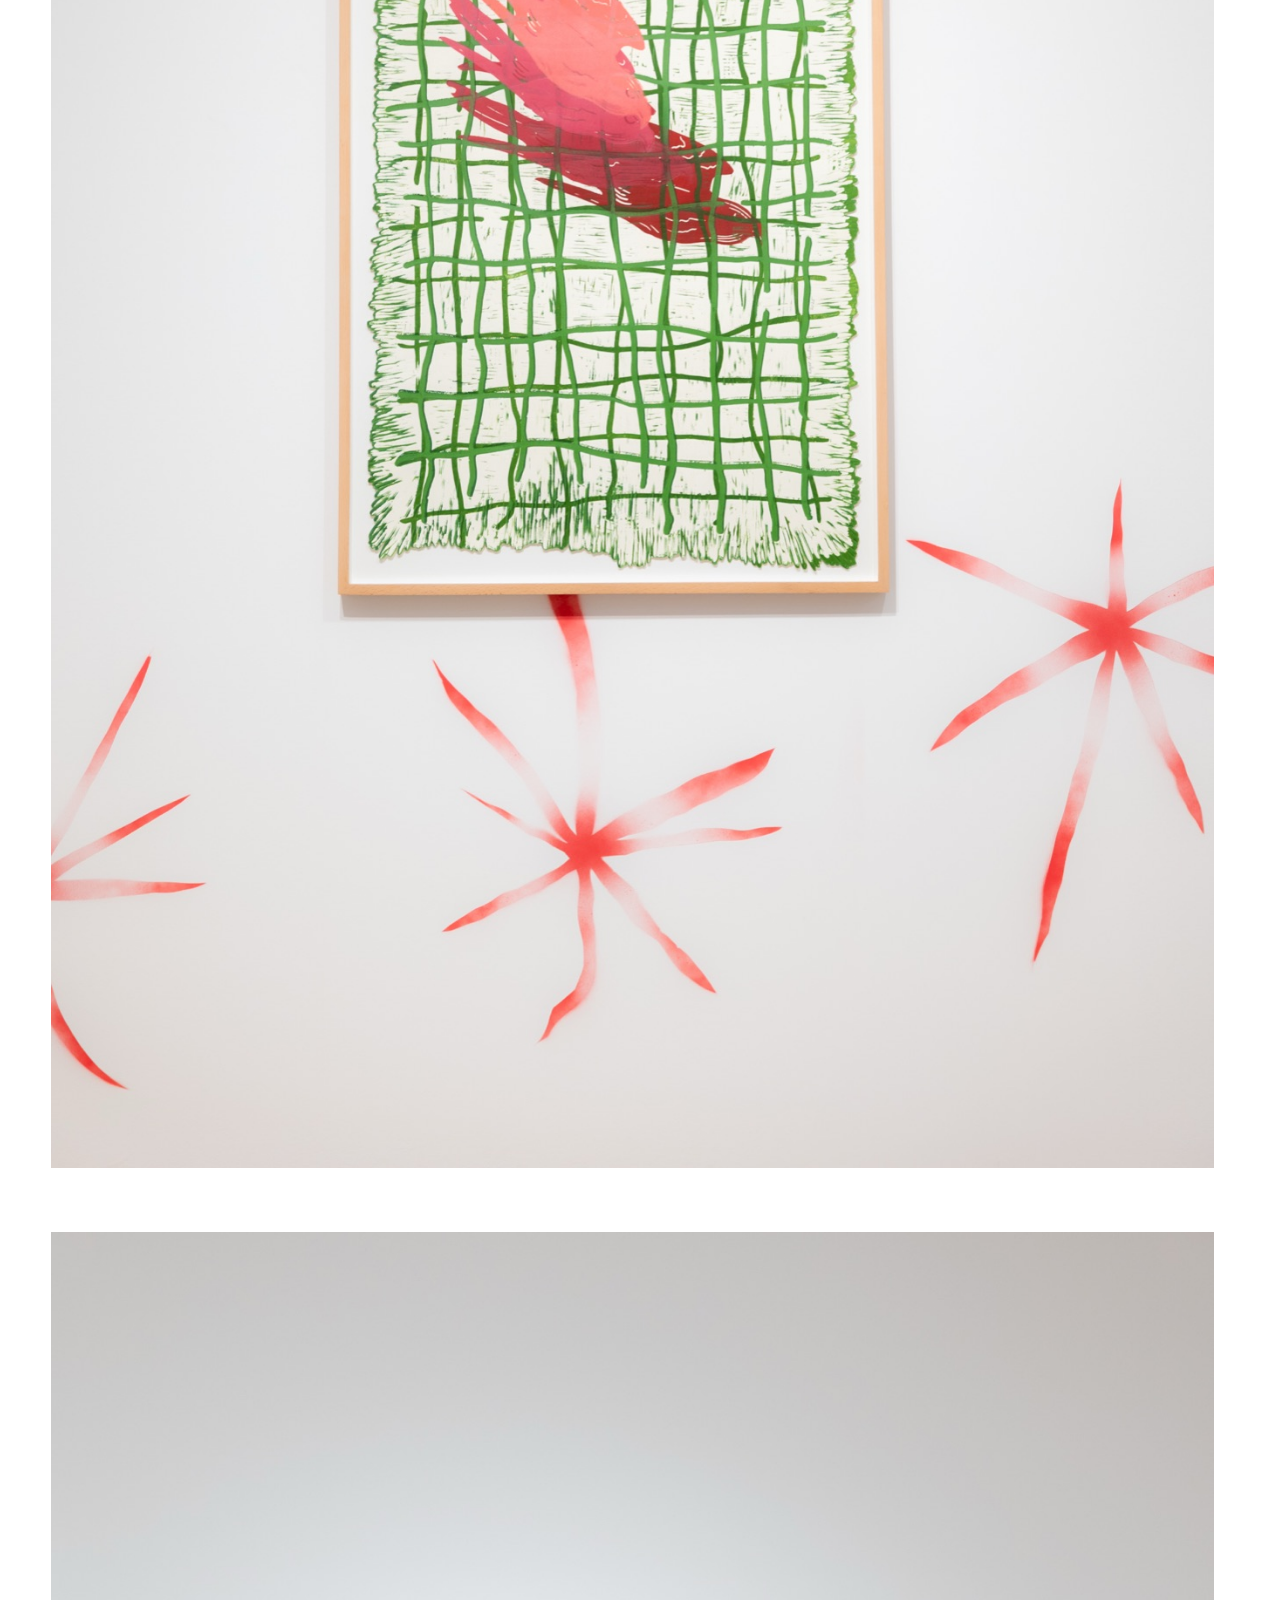
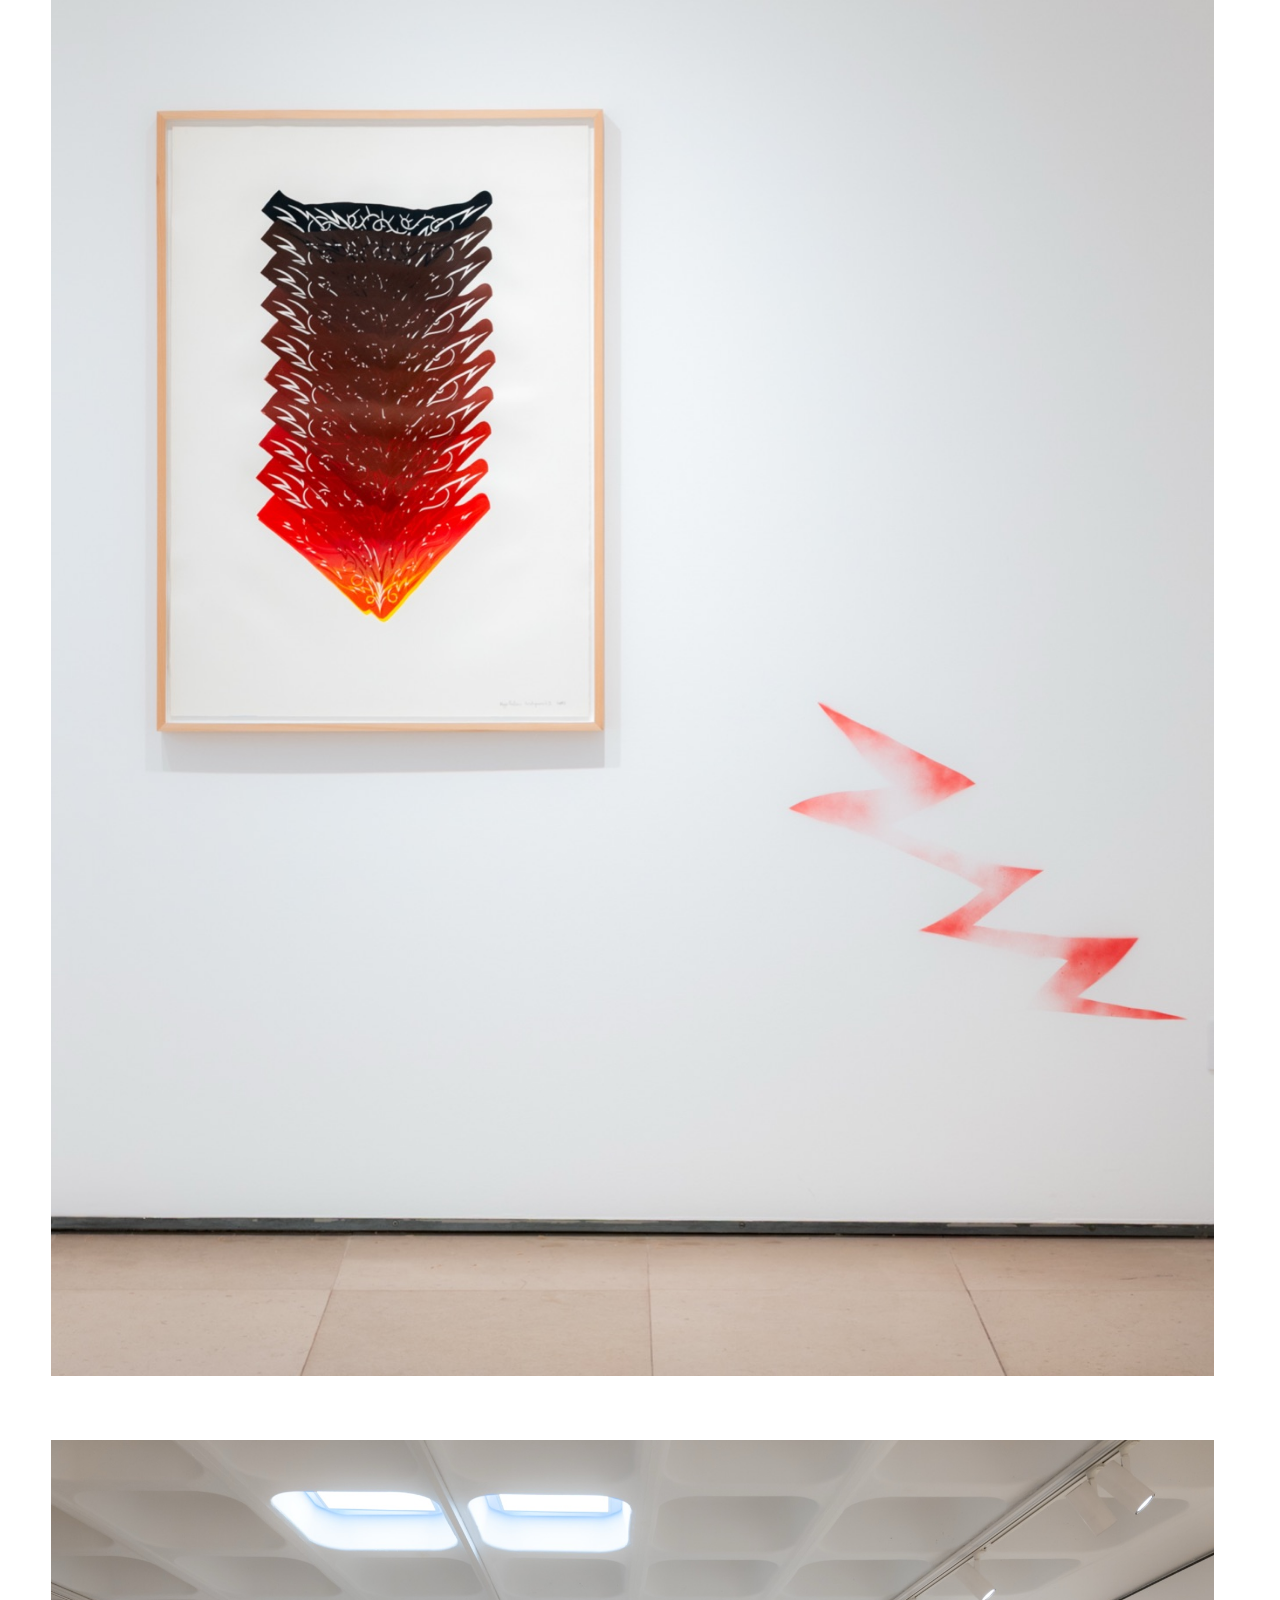
<file: exhibitions/the-world-smiles-at-us/index.html>
<!DOCTYPE html>
<html lang="en">
<head>
  <meta charset="utf-8">
  <meta name="viewport" content="width=device-width, initial-scale=1">
  <title>The World Smiles at Us - Roger Paulino</title>
  <meta name="description" content="The World Smiles at Us, a solo exhibition at Galeria 111, Lisboa (8 Nov 2025 - 3 Jan 2026).">
  <link rel="canonical" href="https://caasols.github.io/roger-paulino/exhibitions/the-world-smiles-at-us/">
  <link rel="icon" href="../../assets/favicon.svg" type="image/svg+xml">
  <meta property="og:site_name" content="Roger Paulino">
  <meta property="og:title" content="The World Smiles at Us - Roger Paulino">
  <meta property="og:description" content="The World Smiles at Us, a solo exhibition at Galeria 111, Lisboa (8 Nov 2025 - 3 Jan 2026).">
  <meta property="og:type" content="article">
  <meta property="og:url" content="https://caasols.github.io/roger-paulino/exhibitions/the-world-smiles-at-us/">
  <meta property="og:image" content="https://caasols.github.io/roger-paulino/assets/the-world-smiles-at-us/roger-paulino-caracol-instalation-galeria-111-the-world-smiles-at-us-2025.jpg">
  <meta name="twitter:card" content="summary_large_image">
  <meta name="twitter:title" content="The World Smiles at Us - Roger Paulino">
  <meta name="twitter:description" content="The World Smiles at Us, a solo exhibition at Galeria 111, Lisboa (8 Nov 2025 - 3 Jan 2026).">
  <meta name="twitter:image" content="https://caasols.github.io/roger-paulino/assets/the-world-smiles-at-us/roger-paulino-caracol-instalation-galeria-111-the-world-smiles-at-us-2025.jpg">
  <link rel="stylesheet" href="../../css/site.css?v=fabf7329">
  <script type="application/ld+json">{"@context": "https://schema.org", "@type": "ExhibitionEvent", "name": "The World Smiles at Us", "url": "https://caasols.github.io/roger-paulino/exhibitions/the-world-smiles-at-us/", "performer": {"@type": "Person", "name": "Roger Paulino"}, "location": {"@type": "Place", "name": "Galeria 111", "address": "Lisboa"}, "startDate": "2025-11-08", "endDate": "2026-01-03", "image": "https://caasols.github.io/roger-paulino/assets/the-world-smiles-at-us/roger-paulino-caracol-instalation-galeria-111-the-world-smiles-at-us-2025.jpg"}</script>
</head>
<body class="page-inner">
  <header class="site-header">
    <a class="masthead" href="../../index.html">Roger<br>Paulino</a>
  </header>

  <main>
    <article class="show">
      <header class="show__head">
        <p class="show__type">Solo exhibition</p>
        <h1 class="show__title">The World Smiles at Us</h1>
        <p class="show__meta">Galeria 111, Lisboa</p>
        
        <p class="show__meta">8 Nov 2025 - 3 Jan 2026</p>
      </header>

      
      <figure class="show__figure frame">
        <a class="gallery__item" href="../../assets/the-world-smiles-at-us/roger-paulino-caracol-instalation-galeria-111-the-world-smiles-at-us-2025.jpg"><img src="../../assets/the-world-smiles-at-us/roger-paulino-caracol-instalation-galeria-111-the-world-smiles-at-us-2025.jpg" alt="Installation view of The World Smiles at Us at Galeria 111, with the linocut Caracol" loading="lazy"></a>
      </figure>
      
      

      
      <section class="show__statement prose">
        <p>On the subject of polarity and the things which push and pull, the invisible forces of creation.</p><p>Two opposite sides of the same coin, that spin effortlessly which from afar seem like a sphere floating in space. I use filters to change the day into night and the night into day. Pure and adulterated, the path presents itself through the forest and city. Munching on sweet and sour gummy bears bought at the late night shop while a tire rolls through, slippery and sharp, drifting in the reflection.</p><p>The regular who works daily and the extra-ordinary (critic) who just looks on, they maintain the delicate balance by keeping us always a little off. A peepshow of some kind.</p><p>What am I going on about, neither this nor that, always some doubt on the endless grid of possibility. The image in this constant shuffling is pressed, a fragment of life is caught in thick paint and cotton paper.</p><p>Trapped and released with each attempt to interpret.</p><p>A dance with two left feet and two right shoes, in the spectre of the night as the World Smiles at us.</p>
      </section>
      

      
      <section class="show__videos">
        
        <video class="show__video" controls preload="none" poster="../../assets/the-world-smiles-at-us/the-world-smiles-at-us-0riginal-stop-motion-convite-poster.jpg">
          <source src="../../assets/the-world-smiles-at-us/the-world-smiles-at-us-0riginal-stop-motion-convite.mp4" type="video/mp4">
        </video>
        
      </section>
      

      
      <section class="show__figures">
        
        <figure class="show__figure frame">
          <a class="gallery__item" href="../../assets/the-world-smiles-at-us/l1000577.jpg"><img loading="lazy" src="../../assets/the-world-smiles-at-us/l1000577.jpg" alt="Installation view, The World Smiles at Us, Galeria 111"></a>
        </figure>
        
        <figure class="show__figure frame">
          <a class="gallery__item" href="../../assets/the-world-smiles-at-us/l1000582.jpg"><img loading="lazy" src="../../assets/the-world-smiles-at-us/l1000582.jpg" alt="Installation view, The World Smiles at Us, Galeria 111"></a>
        </figure>
        
        <figure class="show__figure frame">
          <a class="gallery__item" href="../../assets/the-world-smiles-at-us/l1000585.jpg"><img loading="lazy" src="../../assets/the-world-smiles-at-us/l1000585.jpg" alt="Installation view, The World Smiles at Us, Galeria 111"></a>
        </figure>
        
        <figure class="show__figure frame">
          <a class="gallery__item" href="../../assets/the-world-smiles-at-us/l1000590.jpg"><img loading="lazy" src="../../assets/the-world-smiles-at-us/l1000590.jpg" alt="Installation view, The World Smiles at Us, Galeria 111"></a>
        </figure>
        
        <figure class="show__figure frame">
          <a class="gallery__item" href="../../assets/the-world-smiles-at-us/l1000591.jpg"><img loading="lazy" src="../../assets/the-world-smiles-at-us/l1000591.jpg" alt="Installation view, The World Smiles at Us, Galeria 111"></a>
        </figure>
        
        <figure class="show__figure frame">
          <a class="gallery__item" href="../../assets/the-world-smiles-at-us/l1000592.jpg"><img loading="lazy" src="../../assets/the-world-smiles-at-us/l1000592.jpg" alt="Installation view, The World Smiles at Us, Galeria 111"></a>
        </figure>
        
        <figure class="show__figure frame">
          <a class="gallery__item" href="../../assets/the-world-smiles-at-us/l1000593.jpg"><img loading="lazy" src="../../assets/the-world-smiles-at-us/l1000593.jpg" alt="Installation view, The World Smiles at Us, Galeria 111"></a>
        </figure>
        
        <figure class="show__figure frame">
          <a class="gallery__item" href="../../assets/the-world-smiles-at-us/l1000596.jpg"><img loading="lazy" src="../../assets/the-world-smiles-at-us/l1000596.jpg" alt="Installation view, The World Smiles at Us, Galeria 111"></a>
        </figure>
        
        <figure class="show__figure frame">
          <a class="gallery__item" href="../../assets/the-world-smiles-at-us/l1000597.jpg"><img loading="lazy" src="../../assets/the-world-smiles-at-us/l1000597.jpg" alt="Installation view, The World Smiles at Us, Galeria 111"></a>
        </figure>
        
        <figure class="show__figure frame">
          <a class="gallery__item" href="../../assets/the-world-smiles-at-us/l1000598.jpg"><img loading="lazy" src="../../assets/the-world-smiles-at-us/l1000598.jpg" alt="Installation view, The World Smiles at Us, Galeria 111"></a>
        </figure>
        
        <figure class="show__figure frame">
          <a class="gallery__item" href="../../assets/the-world-smiles-at-us/l1000601.jpg"><img loading="lazy" src="../../assets/the-world-smiles-at-us/l1000601.jpg" alt="Installation view, The World Smiles at Us, Galeria 111"></a>
        </figure>
        
        <figure class="show__figure frame">
          <a class="gallery__item" href="../../assets/the-world-smiles-at-us/l1000607.jpg"><img loading="lazy" src="../../assets/the-world-smiles-at-us/l1000607.jpg" alt="Installation view, The World Smiles at Us, Galeria 111"></a>
        </figure>
        
        <figure class="show__figure frame">
          <a class="gallery__item" href="../../assets/the-world-smiles-at-us/img-20251111-115459422.jpg"><img loading="lazy" src="../../assets/the-world-smiles-at-us/img-20251111-115459422.jpg" alt="Installation view, The World Smiles at Us, Galeria 111"></a>
        </figure>
        
        <figure class="show__figure frame">
          <a class="gallery__item" href="../../assets/the-world-smiles-at-us/roger-paulino-blue-flame-110-x-78cm-linoleum-auf-papier.jpg"><img loading="lazy" src="../../assets/the-world-smiles-at-us/roger-paulino-blue-flame-110-x-78cm-linoleum-auf-papier.jpg" alt="Blue Flame, linocut, 2025"></a>
        </figure>
        
      </section>
      

      
      <section class="show__works">
        <h2 class="section-title">Works</h2>
        <ol class="works">
          
          <li class="work">
            <span class="work__title">Myth of Er (Republic)</span>, 2025
            <span class="work__medium">Linocut on Fabriano 300g paper; 70 x 100 cm, ed. 4</span>
          </li>
          
          <li class="work">
            <span class="work__title">No Mo Fo Mo</span>, 2025
            <span class="work__medium">Linocut on Fabriano 300g paper; 50 x 70 cm, ed. 5</span>
          </li>
          
          <li class="work">
            <span class="work__title">Fever Night</span>, 2025
            <span class="work__medium">Linocut on Fabriano 300g paper; 70 x 100 cm, unique proof</span>
          </li>
          
          <li class="work">
            <span class="work__title">Piranesi</span>, 2025
            <span class="work__medium">Linocut on Fabriano 300g paper; 70 x 100 cm, unique proof</span>
          </li>
          
          <li class="work">
            <span class="work__title">Caracol</span>, 2025
            <span class="work__medium">Linocut on Hahnemühle 300g paper; 99 x 143 cm, ed. 4</span>
          </li>
          
          <li class="work">
            <span class="work__title">Family Portrait</span>, 2025
            <span class="work__medium">Linocut on Fabriano 300g paper; 70 x 100 cm, unique proof</span>
          </li>
          
          <li class="work">
            <span class="work__title">Zigurat</span>, 2025
            <span class="work__medium">Linocut on Fabriano Tiepolo 300g paper; 70 x 100 cm, unique proof</span>
          </li>
          
          <li class="work">
            <span class="work__title">Mind Games</span>, 2025
            <span class="work__medium">Linocut on Fabriano Tiepolo 300g paper; 70 x 100 cm, unique proof</span>
          </li>
          
          <li class="work">
            <span class="work__title">Shutter Glitch</span>, 2025
            <span class="work__medium">Linocut on Fabriano 300g paper; 50 x 70 cm, unique proof</span>
          </li>
          
          <li class="work">
            <span class="work__title">Deep Blues</span>, 2025
            <span class="work__medium">Linocut on Fabriano 300g paper; 70 x 100 cm, unique proof</span>
          </li>
          
          <li class="work">
            <span class="work__title">Sometimes its ok</span>, 2025
            <span class="work__medium">Linocut on Fabriano 300g paper; 70 x 80 cm, ed. 2</span>
          </li>
          
          <li class="work">
            <span class="work__title">Desert Island FM</span>, 2025
            <span class="work__medium">Linocut on Fabriano 300g paper; 70 x 100 cm, ed. 2</span>
          </li>
          
          <li class="work">
            <span class="work__title">Grid Lock</span>, 2025
            <span class="work__medium">Linocut on Fabriano 300g paper; 67 x 97 cm, unique proof</span>
          </li>
          
          <li class="work">
            <span class="work__title">Cool S</span>, 2025
            <span class="work__medium">Linocut on Hahnemühle 300g paper; 74 x 105 cm, ed. 3</span>
          </li>
          
          <li class="work">
            <span class="work__title">Blue Flame</span>, 2025
            <span class="work__medium">Linocut on Hahnemühle 300g paper; 76 x 105 cm, ed. 3</span>
          </li>
          
          <li class="work">
            <span class="work__title">Arschgeweih II</span>, 2025
            <span class="work__medium">Linocut on Fabriano 300g paper; 70 x 100 cm, unique proof</span>
          </li>
          
          <li class="work">
            <span class="work__title">Rear View</span>, 2025
            <span class="work__medium">Linocut and gouache on Fabriano Tiepolo 300g paper; 70 x 100 cm, ed. 6</span>
          </li>
          
          <li class="work">
            <span class="work__title">Tamagotchi</span>, 2025
            <span class="work__medium">Linocut on Fabriano 300g paper; 70 x 100 cm, unique proof</span>
          </li>
          
          <li class="work">
            <span class="work__title">Olho no Fogão Pinochio</span>, 2025
            <span class="work__medium">Linocut on Fabriano 300g paper; 70 x 100 cm, unique proof</span>
          </li>
          
          <li class="work">
            <span class="work__title">Recycling</span>, 2025
            <span class="work__medium">Linocut on Fabriano 300g paper; 70 x 100 cm, unique proof</span>
          </li>
          
          <li class="work">
            <span class="work__title">Trophy</span>, 2023
            <span class="work__medium">Linocut on Fabriano 300g paper; 50 x 70 cm, unique proof</span>
          </li>
          
          <li class="work">
            <span class="work__title">Layered Feelings</span>, 2023
            <span class="work__medium">Linocut on Fabriano 300g paper; 50 x 70 cm, unique proof</span>
          </li>
          
          <li class="work">
            <span class="work__title">Glitzer Chains</span>, 2022
            <span class="work__medium">Linocut and mixed media on Fabriano 300g paper; 50 x 70 cm, unique proof</span>
          </li>
          
          <li class="work">
            <span class="work__title">Lungs</span>, 2022
            <span class="work__medium">Linocut on Fabriano 300g paper; 50 x 70 cm, unique proof</span>
          </li>
          
          <li class="work">
            <span class="work__title">Rainbow Pixels</span>, 2022
            <span class="work__medium">Linocut on Fabriano 300g paper; 50 x 70 cm, unique proof</span>
          </li>
          
          <li class="work">
            <span class="work__title">Ribbon Clouds</span>, 2022
            <span class="work__medium">Linocut on Fabriano 300g paper; 50 x 70 cm, unique proof</span>
          </li>
          
          <li class="work">
            <span class="work__title">Reach out</span>, 2022
            <span class="work__medium">Linocut on Fabriano 300g paper; 50 x 70 cm, unique proof</span>
          </li>
          
          <li class="work">
            <span class="work__title">Vase and Ice</span>, 2022
            <span class="work__medium">Linocut on Fabriano 300g paper; 50 x 70 cm, ed. 3</span>
          </li>
          
          <li class="work">
            <span class="work__title">Untitled</span>, 2022
            <span class="work__medium">Linocut on Fabriano 300g paper; 50 x 70 cm, unique proof</span>
          </li>
          
          <li class="work">
            <span class="work__title">That Day</span>, 2022
            <span class="work__medium">Linocut on Fabriano 300g paper; 50 x 70 cm, unique proof</span>
          </li>
          
        </ol>
      </section>
      

      

      
      <section class="show__links">
        <a class="show__link" href="https://111.pt/exposicoes/the-world-smiles-at-us/" target="_blank" rel="noopener">Galeria 111</a><a class="show__link" href="https://www.meer.com/en/101103-the-world-smiles-at-us" target="_blank" rel="noopener">Meer</a>
      </section>
      

      <p class="show__back"><a href="../../exhibitions/index.html">&larr; Exhibitions</a></p>
    </article>

  </main>

  <footer class="site-footer cv-footer">
    <div class="cv-col">
      <h2 class="cv-col__h">Solo &amp; duo</h2>
      <ul><li><span class="cv-year">2026</span><span class="cv-text">Scrolls, Buraco, Lisboa</span></li><li><span class="cv-year">2025</span><span class="cv-text">The World Smiles at Us, Galeria 111, Lisboa</span></li><li><span class="cv-year">2023</span><span class="cv-text">Cabbage and the Plan of Things, Ar.Co, Lisboa</span></li><li><span class="cv-year">2019</span><span class="cv-text">Turbilhão de Frescura, Centro de Artes Visuais, Coimbra</span></li><li><span class="cv-year">2017</span><span class="cv-text">Der Schrank (with Niklas Müller), C. Rockefeller Center for Contemporary Art, Dresden</span></li><li><span class="cv-year">2016</span><span class="cv-text">FlatLand, Espaço AZ, Lisboa</span></li><li><span class="cv-year">2016</span><span class="cv-text">Rocks and Clouds (with Hugo Bernardo), Galeria Sá da Costa, Lisboa</span></li></ul>
    </div>
    <div class="cv-col">
      <h2 class="cv-col__h">Group shows</h2>
      <ul><li><span class="cv-year">2026</span><span class="cv-text">OFF FIELD, Berlin</span></li><li><span class="cv-year">2026</span><span class="cv-text">Welt am Draht, Rosalux, Berlin</span></li><li><span class="cv-year">2025</span><span class="cv-text">Canto da Teia, andar de baixo, Lisboa</span></li><li><span class="cv-year">2024</span><span class="cv-text">BLIND TASTE, Arbag, Lisboa</span></li><li><span class="cv-year">2023</span><span class="cv-text">Ex-votos, Brotéria, Lisboa</span></li><li><span class="cv-year">2022</span><span class="cv-text">Please Stop!, C. Rockefeller Center for Contemporary Art, Dresden</span></li><li><span class="cv-year">2022</span><span class="cv-text">Coleção Norlinda e José Lima, MACE Museu de Arte Contemporânea, Elvas</span></li><li><span class="cv-year">2022</span><span class="cv-text">Jahresausstellung, Burg Giebichenstein Kunsthochschule, Halle</span></li><li><span class="cv-year">2021</span><span class="cv-text">Les amis du cadavre exquis, Duplex, Lisboa</span></li><li><span class="cv-year">2021</span><span class="cv-text">Sobressalto, Centro de Artes, Águeda</span></li><li><span class="cv-year">2021</span><span class="cv-text">Ecstatic Visions, Essenheim Associação Cultural, Essenheim</span></li><li><span class="cv-year">2020</span><span class="cv-text">Studienstiftung des deutschen Volkes, selected finalists, Faculty of Arts, Hamburg</span></li><li><span class="cv-year">2020</span><span class="cv-text">End-of-year exhibition, Grafik Class, Burg Giebichenstein, Halle</span></li><li><span class="cv-year">2019</span><span class="cv-text">Ilhéstico, Porta 33, Mercado dos Lavradores, Funchal, Madeira</span></li><li><span class="cv-year">2019</span><span class="cv-text">Vernissage, Edifício da Antiga Psiquiatria, Halle</span></li><li><span class="cv-year">2018</span><span class="cv-text">Melted, Galeria Burg2, Halle</span></li><li><span class="cv-year">2018</span><span class="cv-text">27, Casa Branca, Burg Giebichenstein School of Art, Halle</span></li><li><span class="cv-year">2016</span><span class="cv-text">Indágora, Casa da Madeira do Norte, Porto</span></li><li><span class="cv-year">2015</span><span class="cv-text">Tricicle, Galeria Manteigaria, Lisboa</span></li><li><span class="cv-year">2015</span><span class="cv-text">AR.CO Bolseiros e Finalistas, Museu da Cidade, Lisboa</span></li><li><span class="cv-year">2014</span><span class="cv-text">AR.CO Exposição de Outono, Almada</span></li></ul>
    </div>
    <div class="cv-col">
      <h2 class="cv-col__h">Education</h2>
      <ul><li><span class="cv-year">2025</span><span class="cv-text">Engraving, Faculty of Arts, Burg Giebichenstein Halle an der Saale, Germany</span></li><li><span class="cv-year">2014</span><span class="cv-text">Individual Project, Ar.Co Centro de Arte e Comunicação Visual, Lisboa</span></li><li><span class="cv-year">2013</span><span class="cv-text">Visual Arts Advanced Course, Ar.Co, Lisboa</span></li><li><span class="cv-year">2012</span><span class="cv-text">Painting and Drawing Program, Ar.Co, Lisboa</span></li></ul>
      <h2 class="cv-col__h">Awards</h2>
      <ul><li><span class="cv-year">2025</span><span class="cv-text">Studienstiftung des deutschen Volkes (German Academic Scholarship Foundation)</span></li><li><span class="cv-year">2012</span><span class="cv-text">PORTA 33 and Ar.Co partnership scholarship</span></li></ul>
      <h2 class="cv-col__h">Collections</h2>
      <ul class="cv-col__plain"><li><a href="https://arte.fundacaoip.pt/artist/186" target="_blank" rel="noopener">Fundação Ilídio Pinho</a></li><li>Fundação Norlinda e José Lima</li><li><a href="https://www.rar.com/en/rar-seen-by/roger-paulino/" target="_blank" rel="noopener">Grupo RAR</a></li><li><a href="https://www.porta33.com/porta33_madeira/exposicoes/content_exposicoes/Ilhestico/content_obras/roger_paulino/roger_paulino.html" target="_blank" rel="noopener">Porta 33</a></li></ul>
    </div>
    <p class="cv-footer__legal">
      Roger Paulino &copy; <span class="js-year">2026</span><br>
      <span class="cv-footer__credit">Made with &#9829; by <a href="https://benevol.us" target="_blank" rel="noopener">Benevolus studio</a></span>
    </p>
  </footer>

  <script src="../../js/site.js?v=36cc8234"></script>
</body>
</html>
</file>
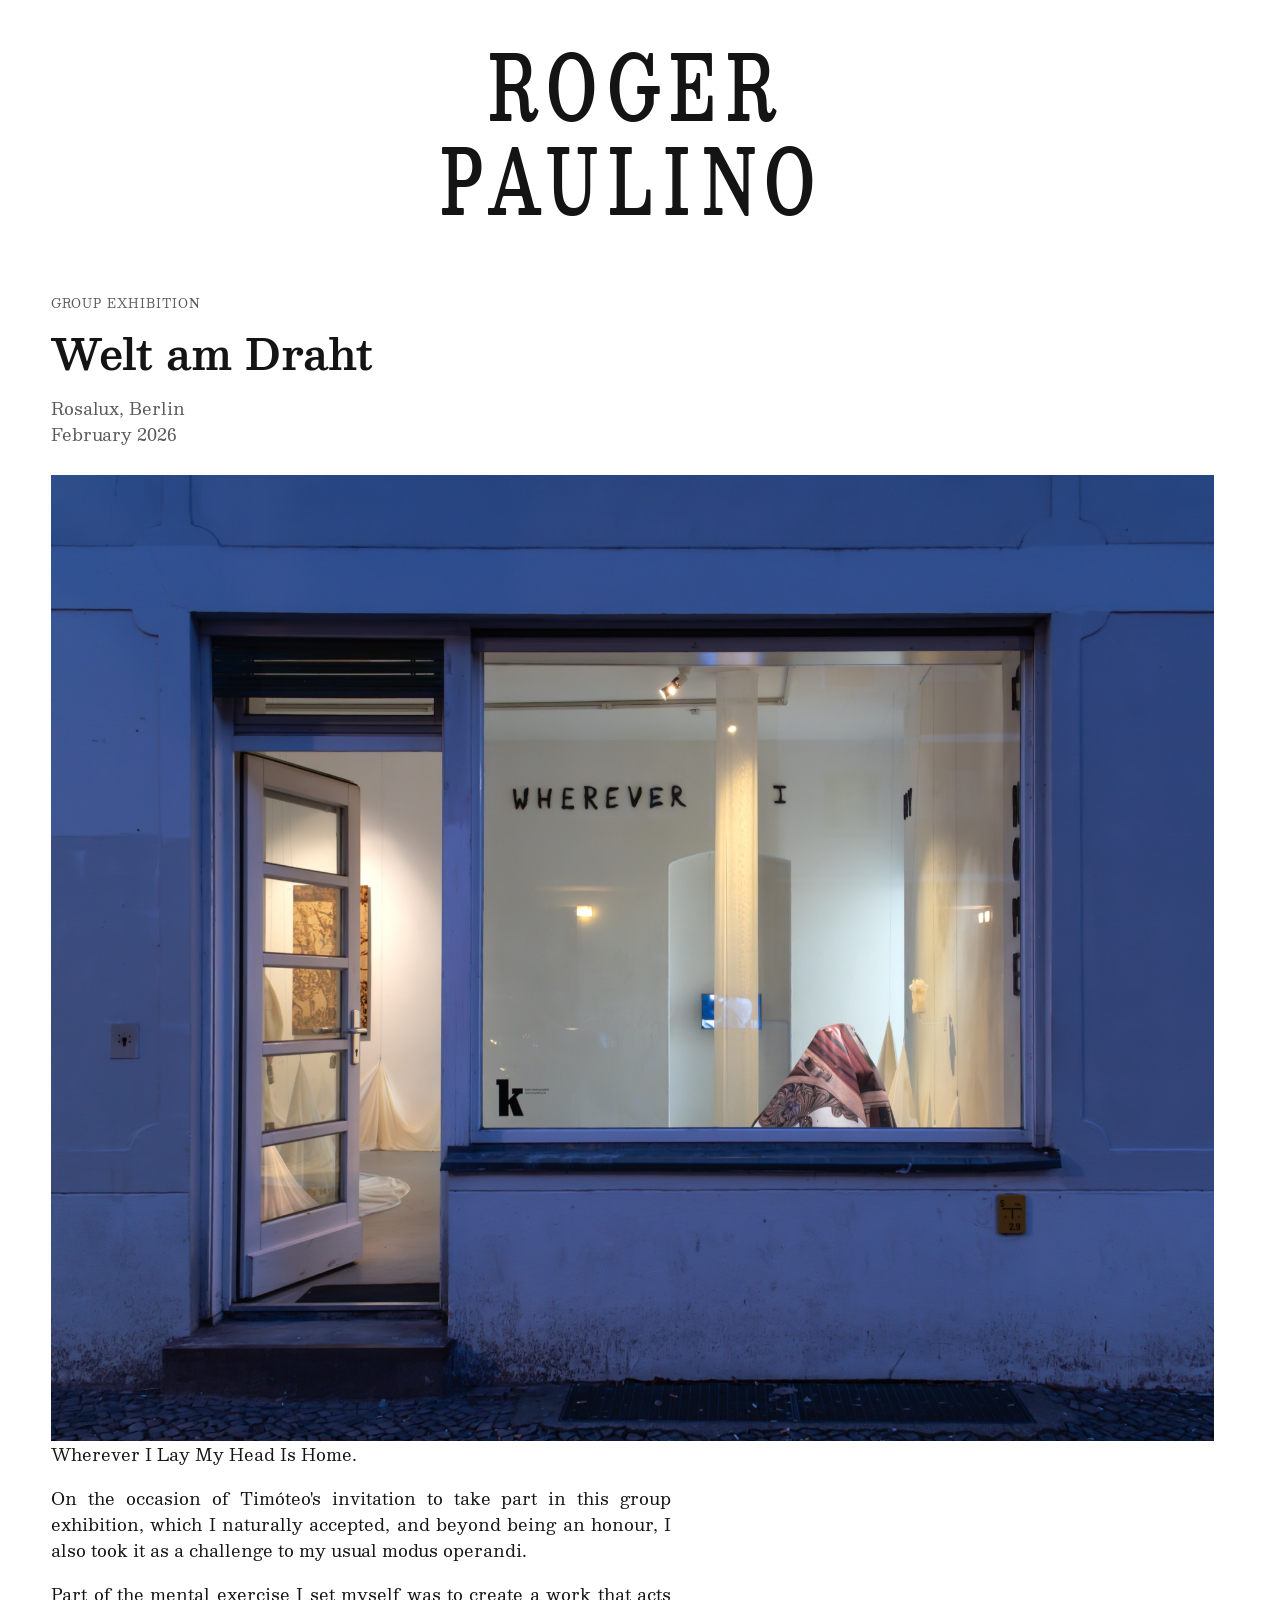
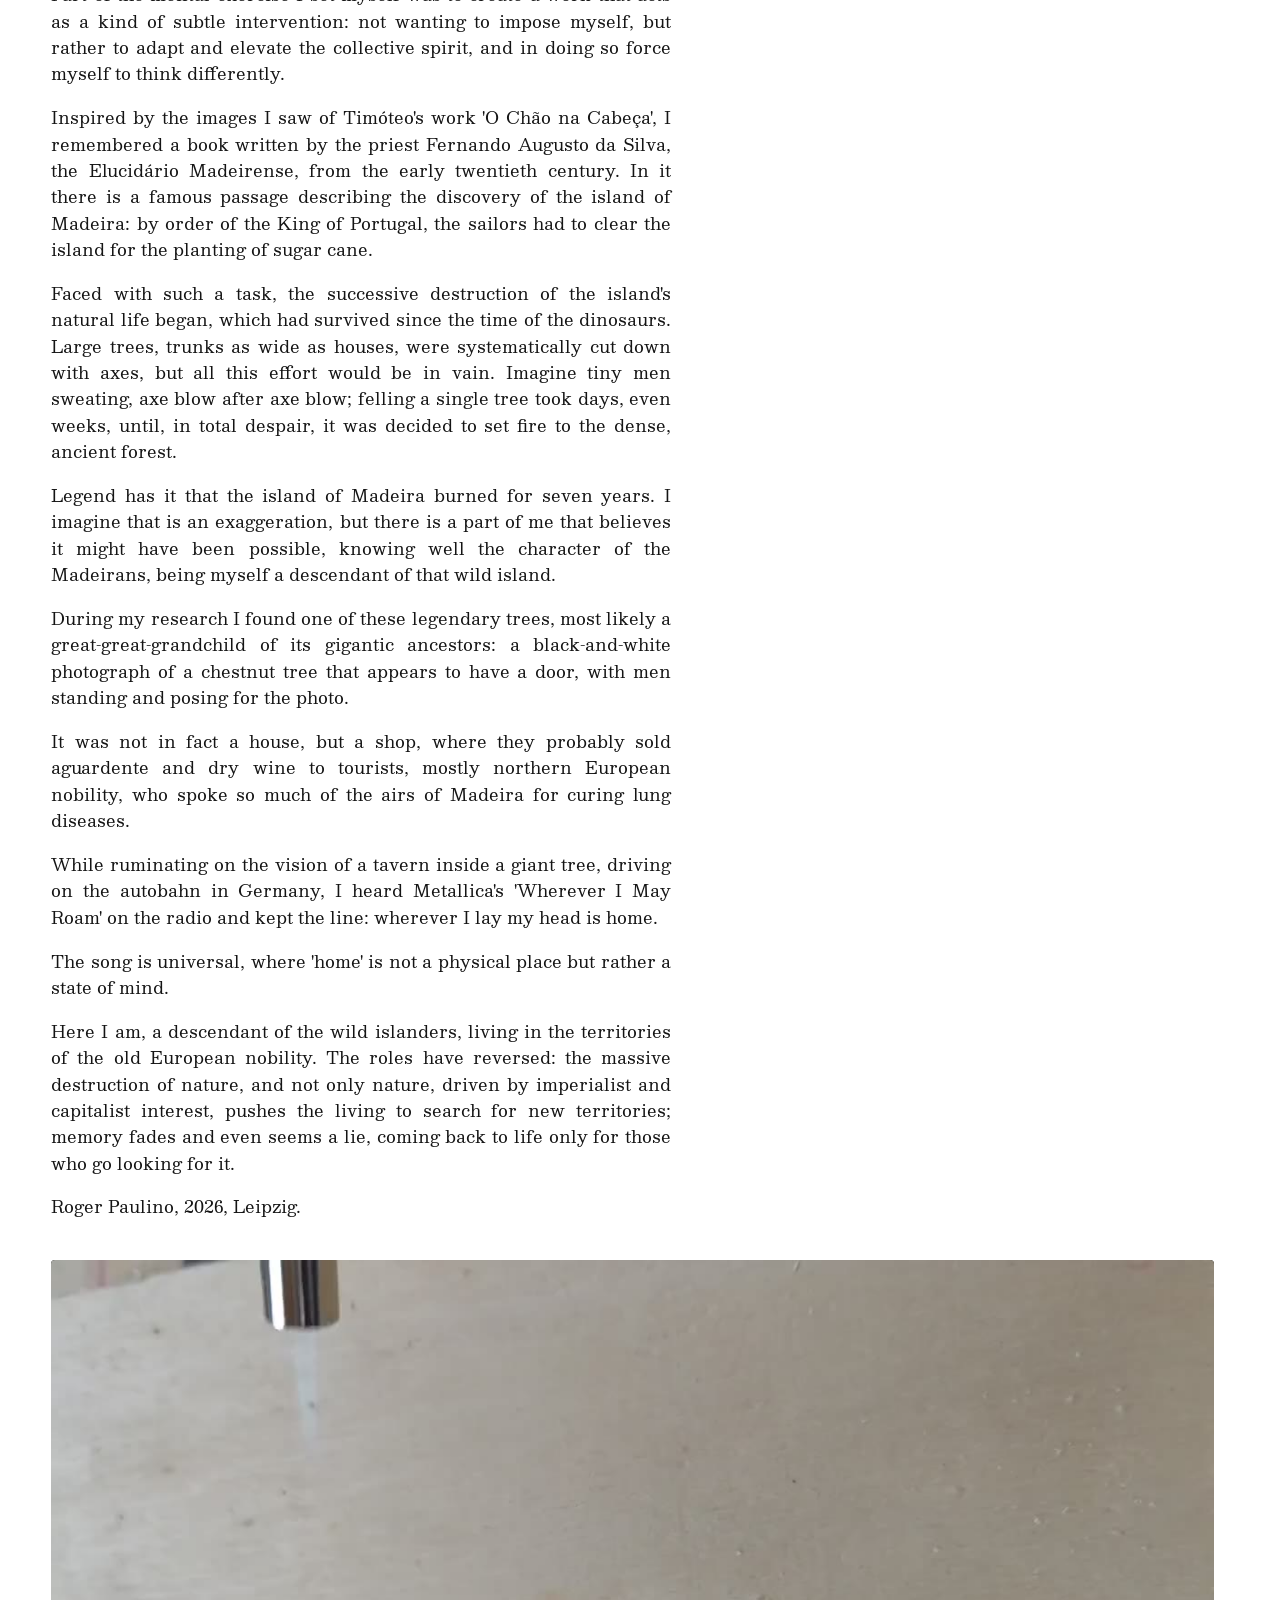
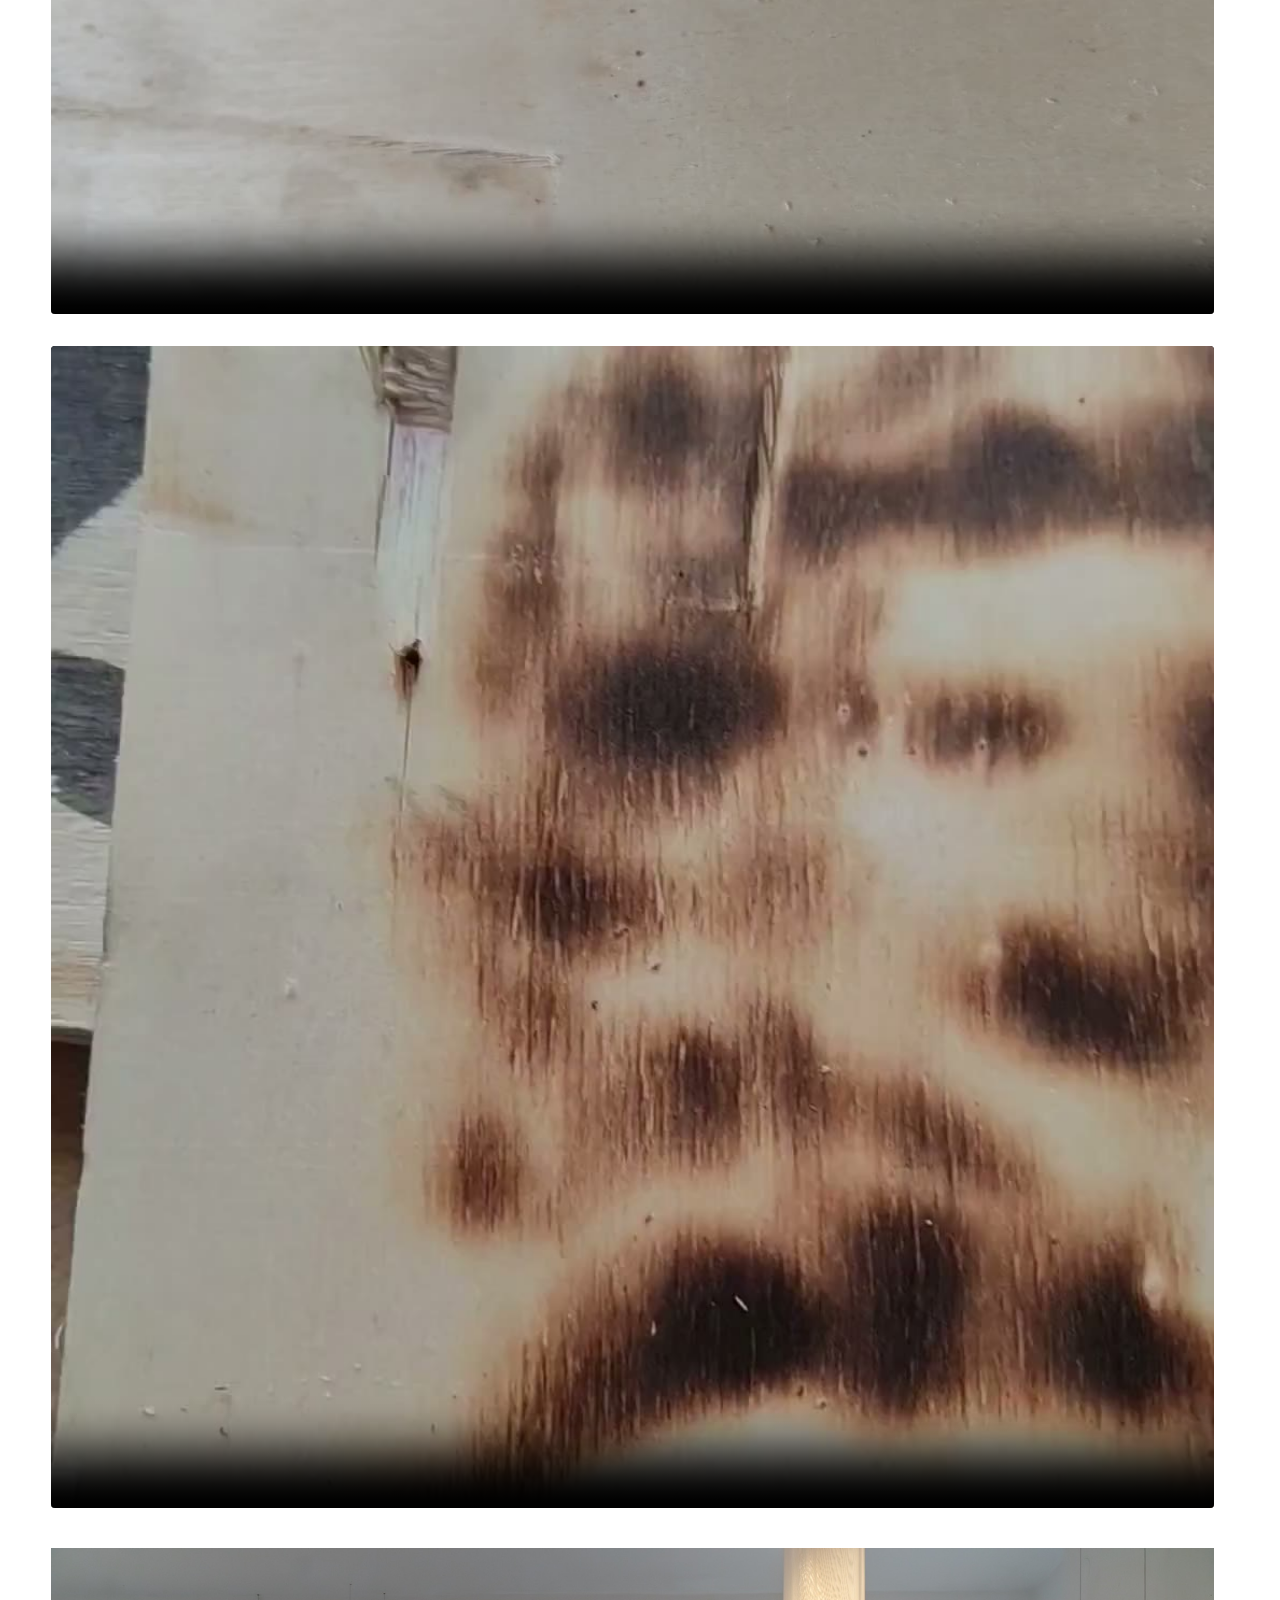
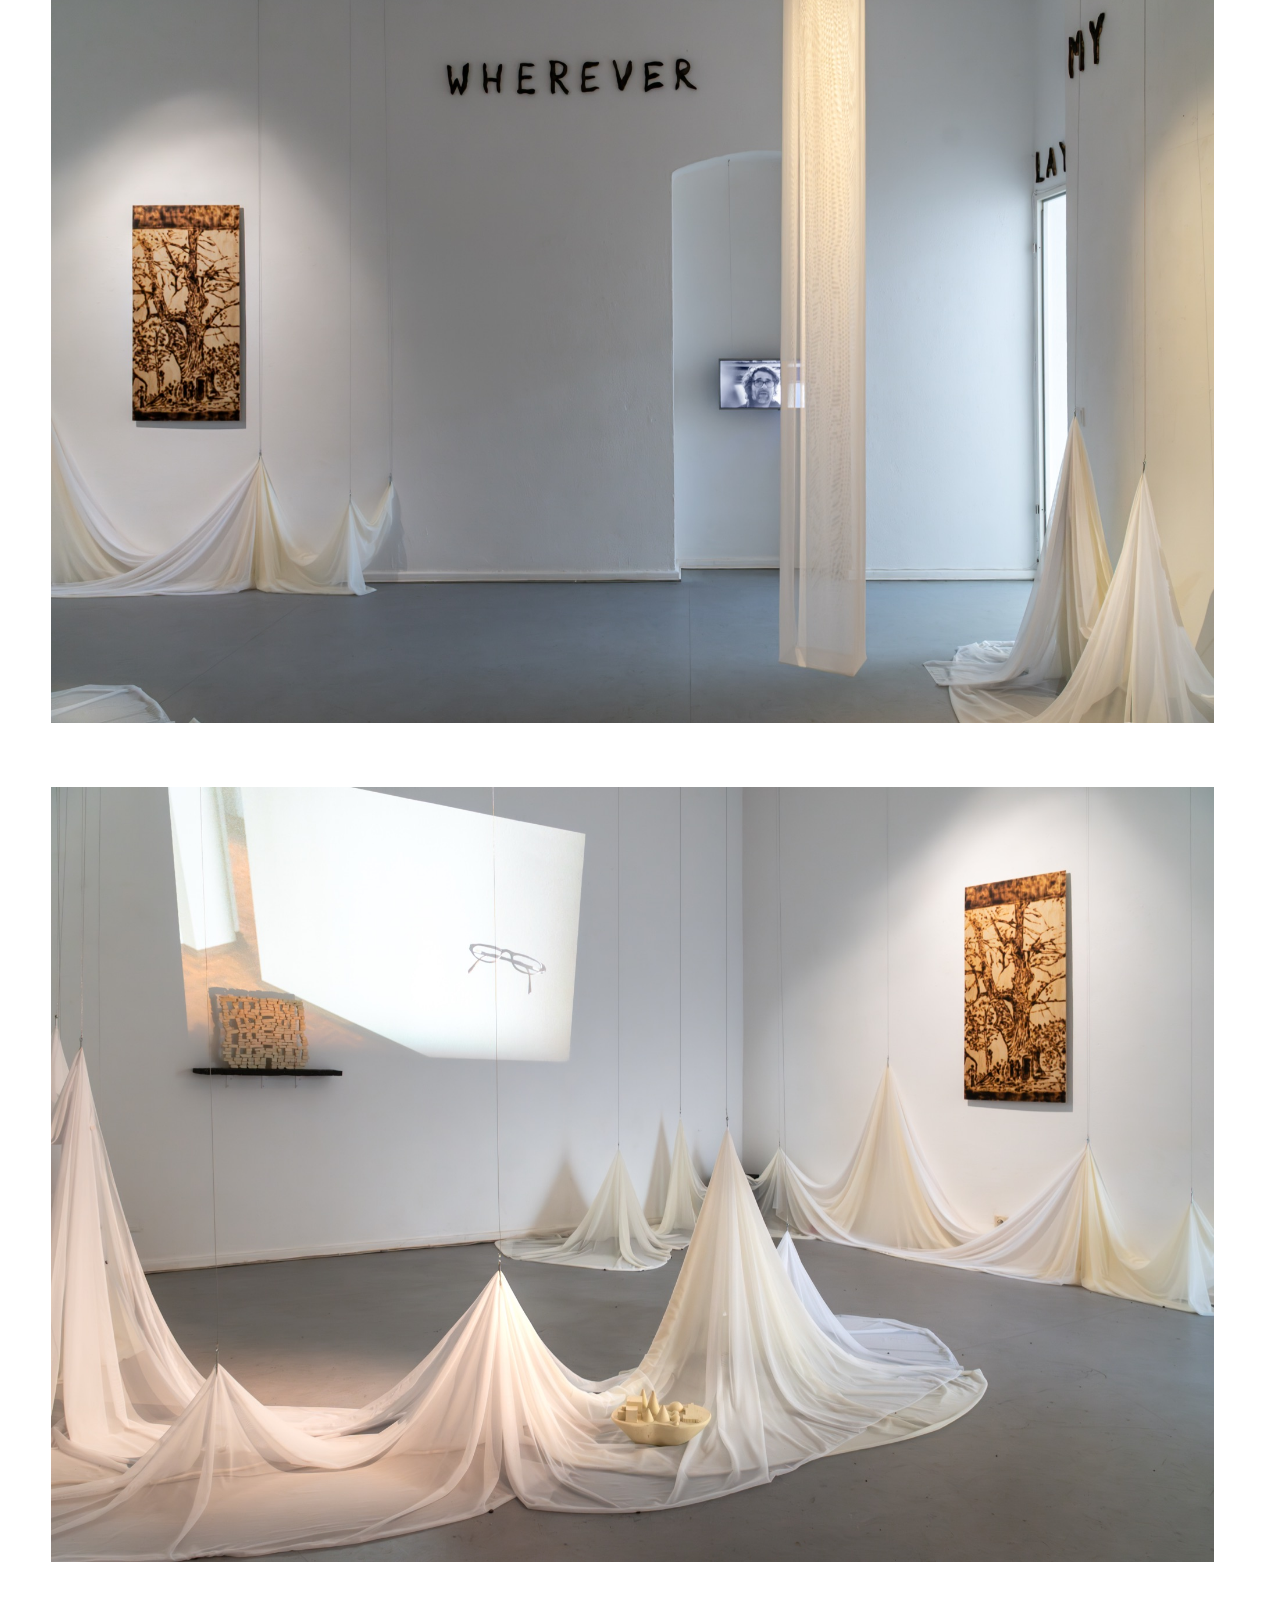
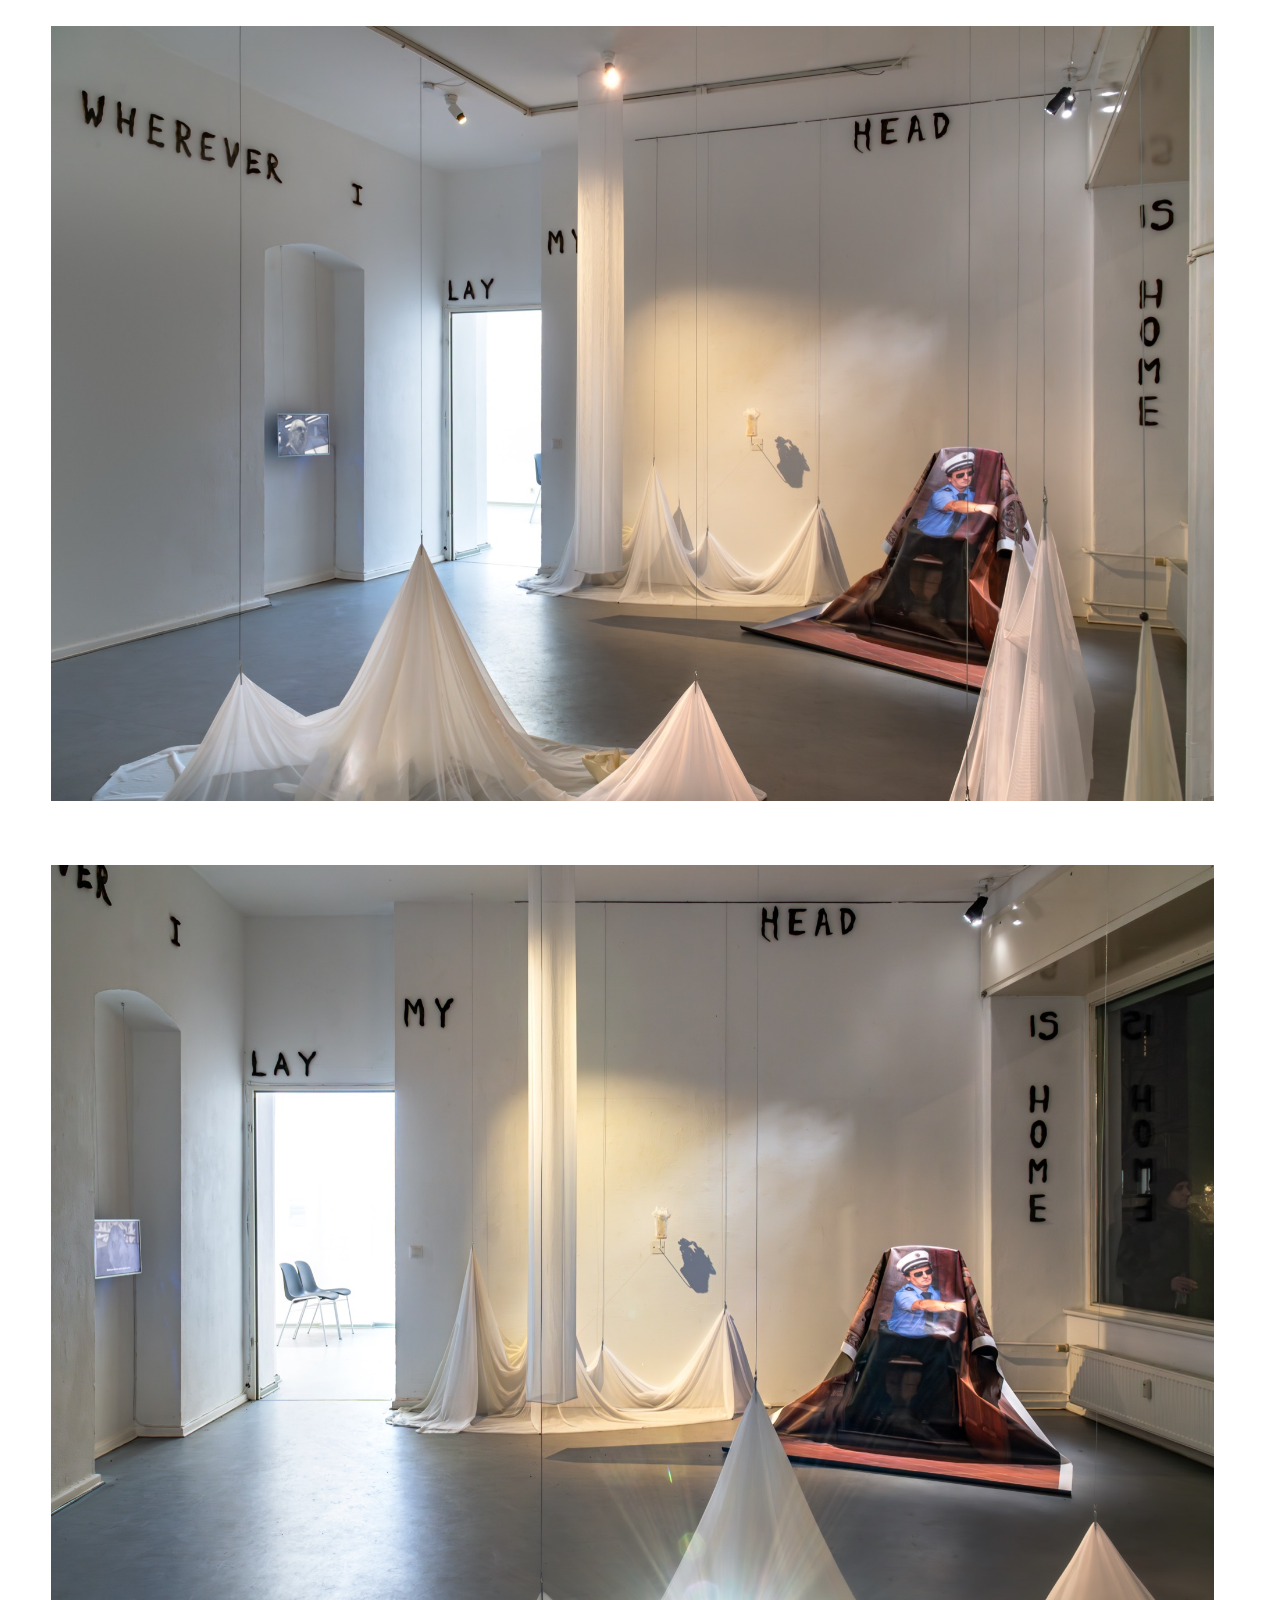
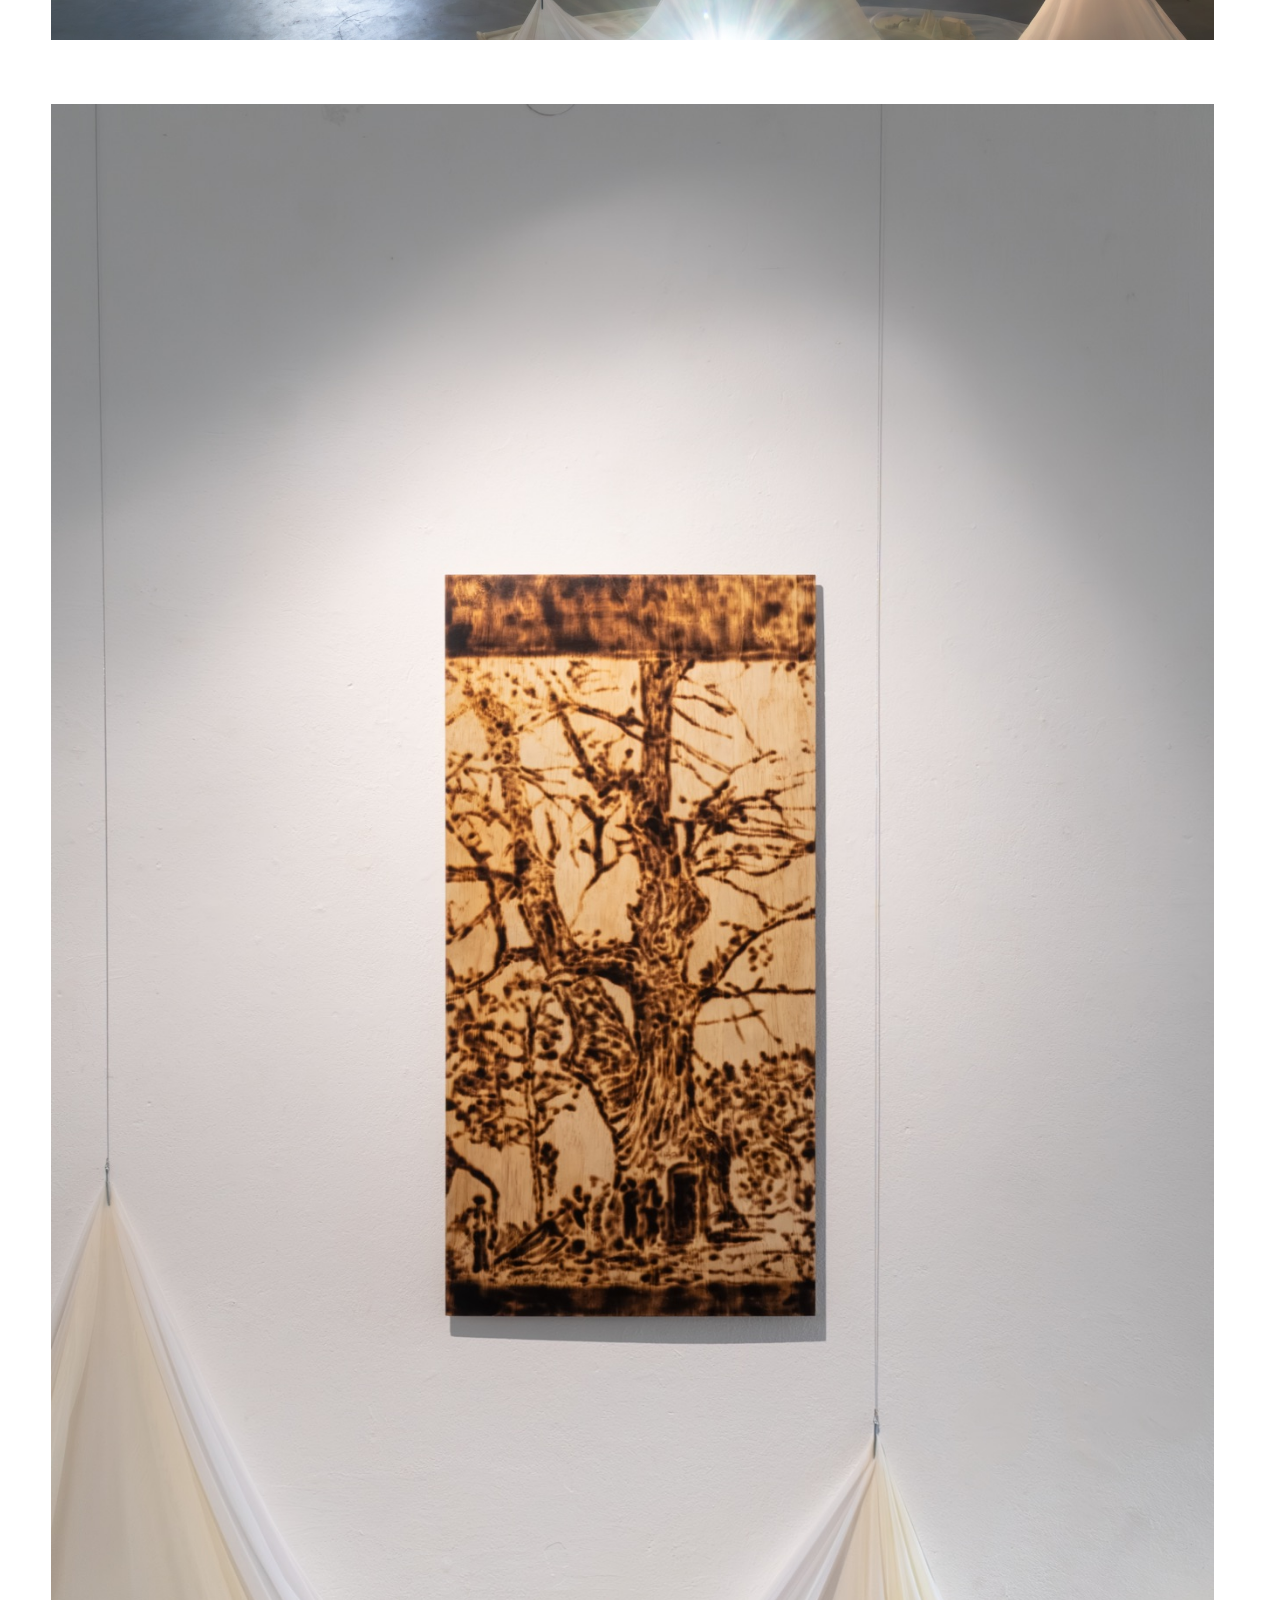
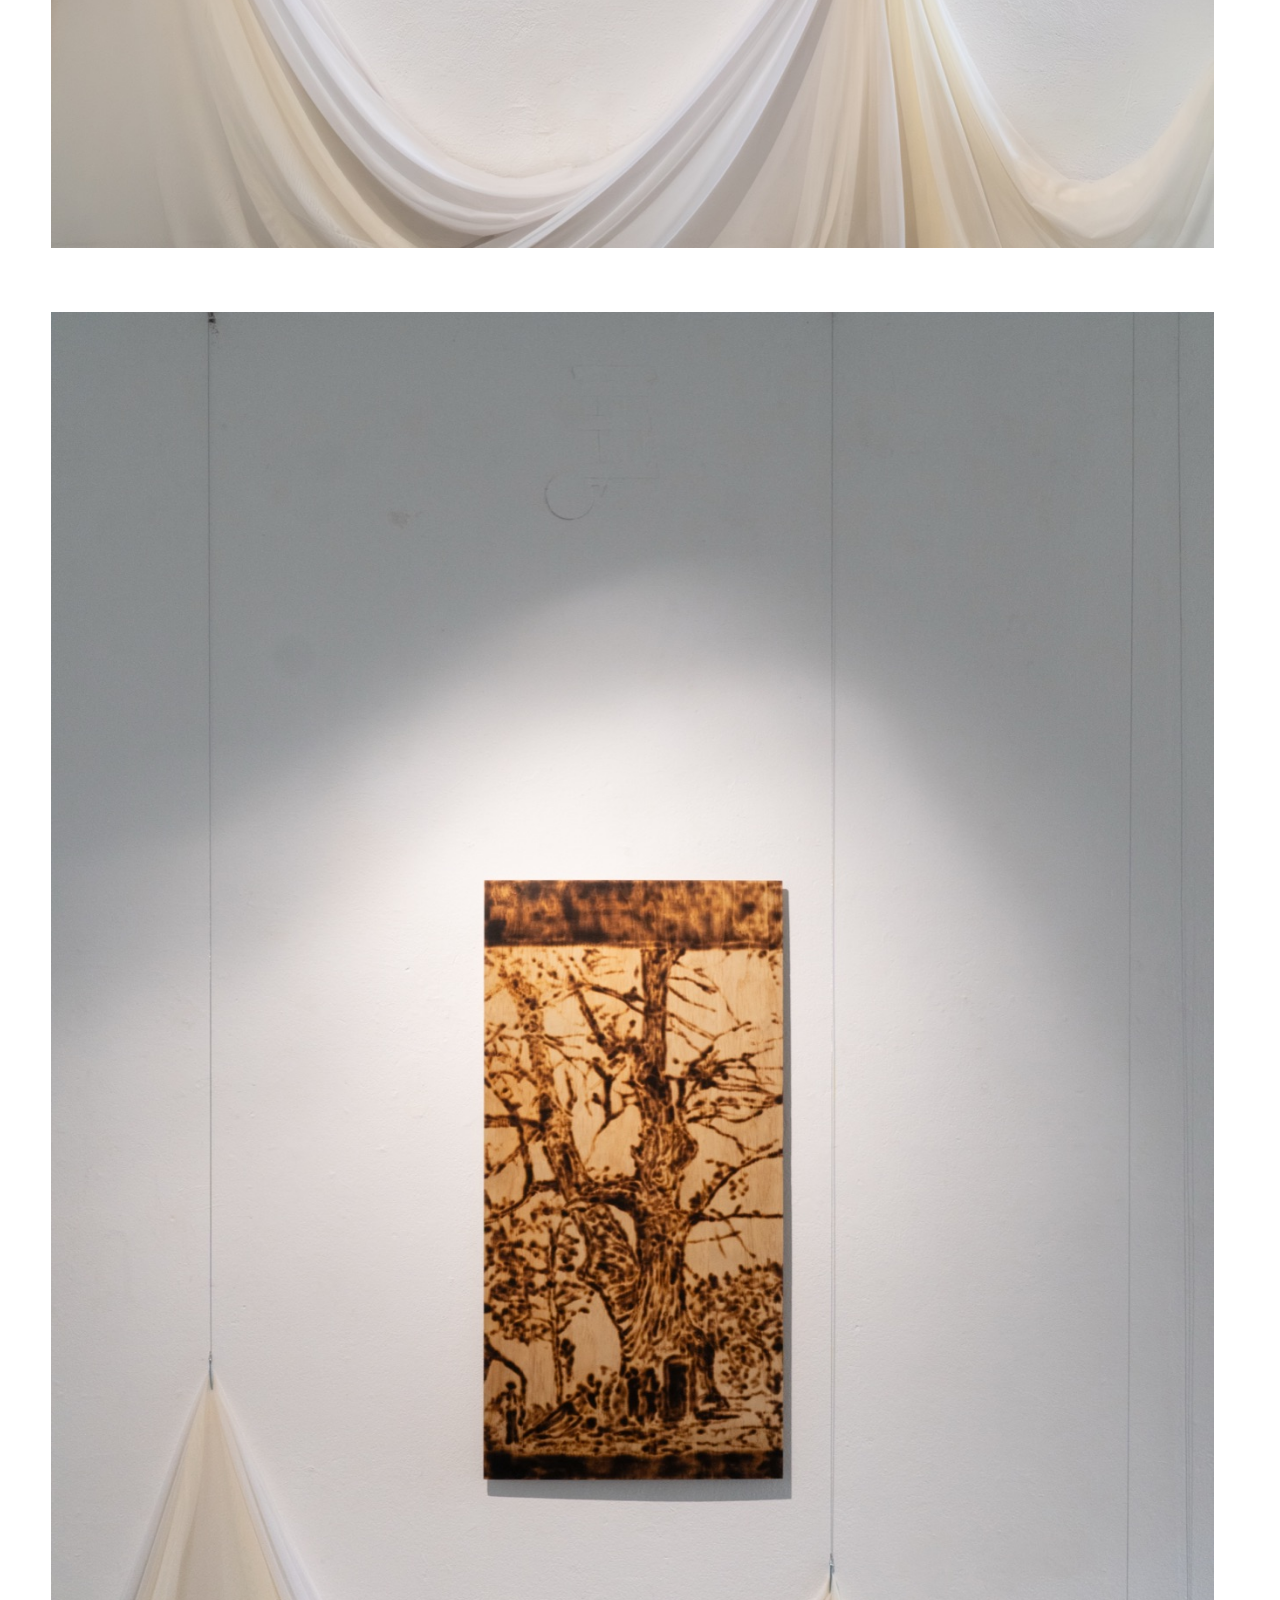
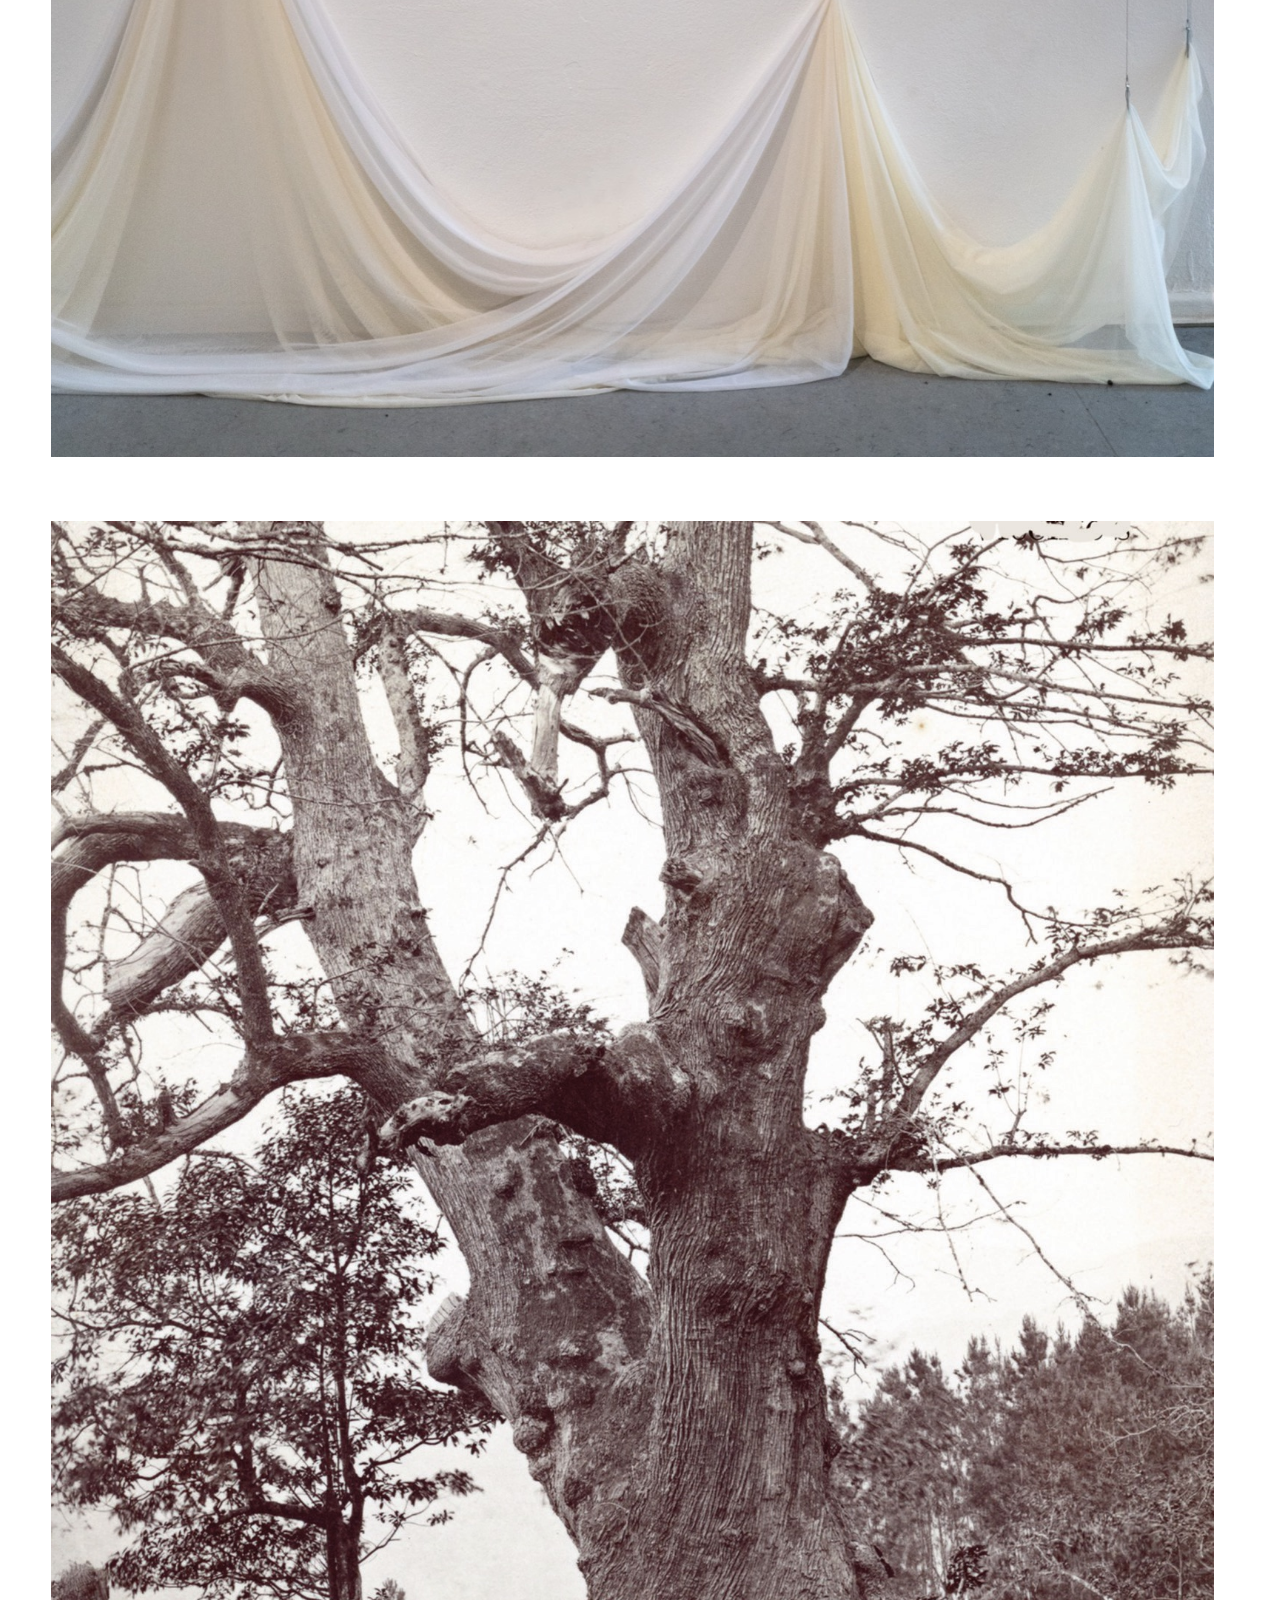
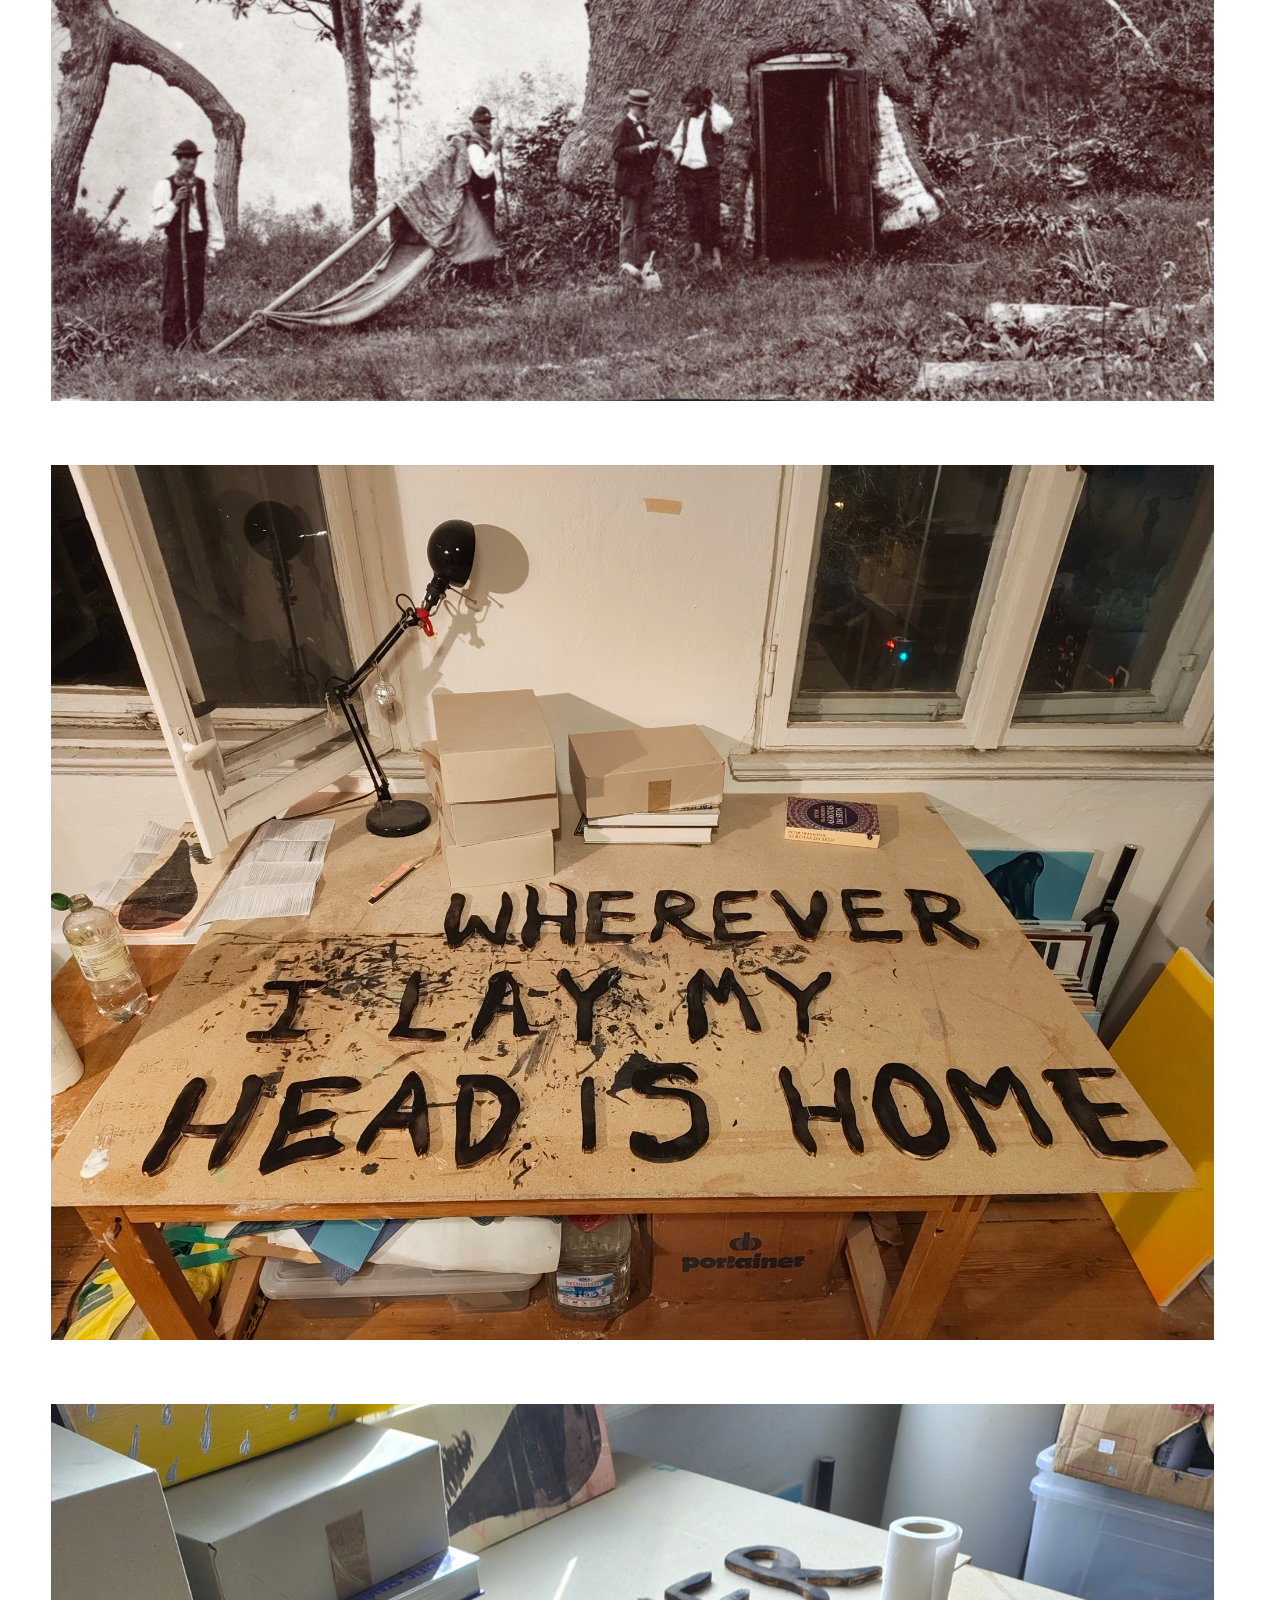
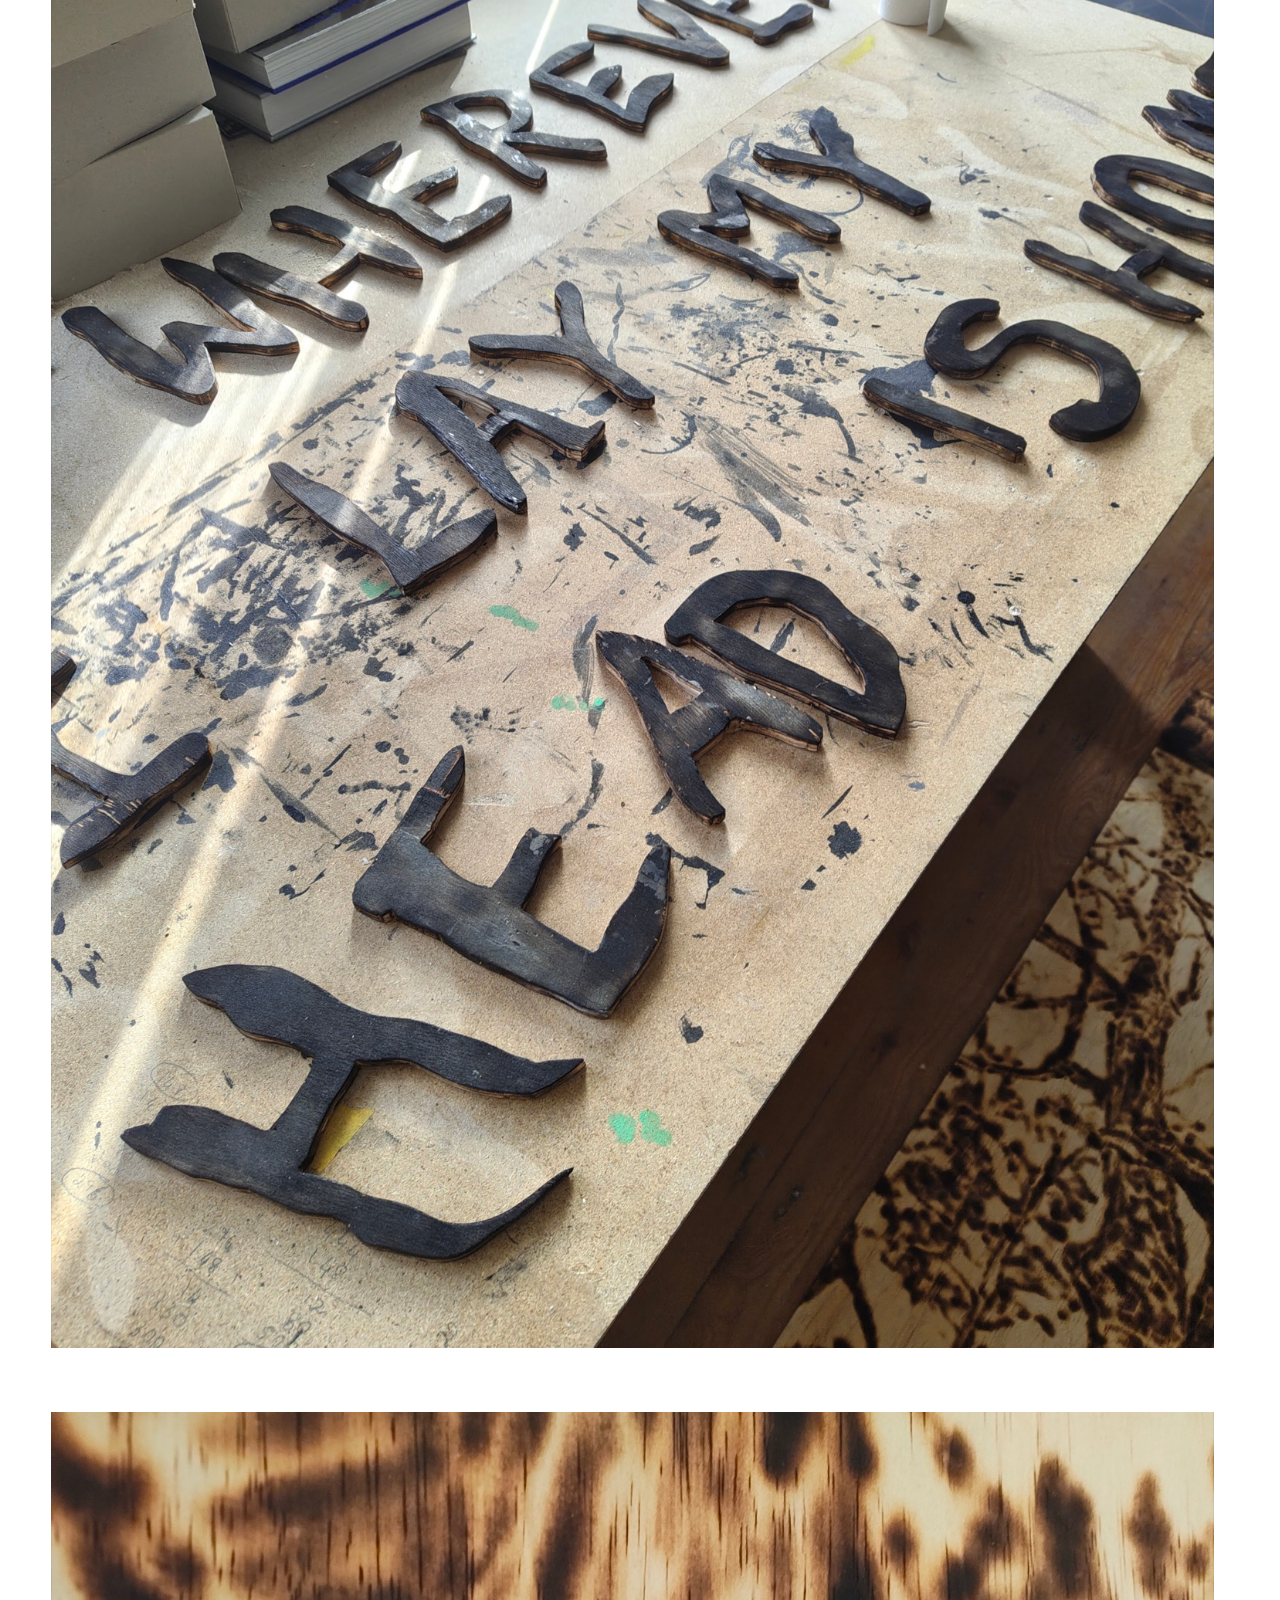
<file: exhibitions/welt-am-draht/index.html>
<!DOCTYPE html>
<html lang="en">
<head>
  <meta charset="utf-8">
  <meta name="viewport" content="width=device-width, initial-scale=1">
  <title>Welt am Draht - Roger Paulino</title>
  <meta name="description" content="Welt am Draht, a group exhibition at Rosalux, Berlin (February 2026).">
  <link rel="canonical" href="https://caasols.github.io/roger-paulino/exhibitions/welt-am-draht/">
  <link rel="icon" href="../../assets/favicon.svg" type="image/svg+xml">
  <meta property="og:site_name" content="Roger Paulino">
  <meta property="og:title" content="Welt am Draht - Roger Paulino">
  <meta property="og:description" content="Welt am Draht, a group exhibition at Rosalux, Berlin (February 2026).">
  <meta property="og:type" content="article">
  <meta property="og:url" content="https://caasols.github.io/roger-paulino/exhibitions/welt-am-draht/">
  <meta property="og:image" content="https://caasols.github.io/roger-paulino/assets/welt-am-draht/welt-am-draht-fotografias-diogodiasjoao-1.jpg">
  <meta name="twitter:card" content="summary_large_image">
  <meta name="twitter:title" content="Welt am Draht - Roger Paulino">
  <meta name="twitter:description" content="Welt am Draht, a group exhibition at Rosalux, Berlin (February 2026).">
  <meta name="twitter:image" content="https://caasols.github.io/roger-paulino/assets/welt-am-draht/welt-am-draht-fotografias-diogodiasjoao-1.jpg">
  <link rel="stylesheet" href="../../css/site.css?v=fabf7329">
  <script type="application/ld+json">{"@context": "https://schema.org", "@type": "ExhibitionEvent", "name": "Welt am Draht", "url": "https://caasols.github.io/roger-paulino/exhibitions/welt-am-draht/", "performer": {"@type": "Person", "name": "Roger Paulino"}, "location": {"@type": "Place", "name": "Rosalux", "address": "Berlin"}, "startDate": "2026-02", "endDate": "2026-02", "image": "https://caasols.github.io/roger-paulino/assets/welt-am-draht/welt-am-draht-fotografias-diogodiasjoao-1.jpg"}</script>
</head>
<body class="page-inner">
  <header class="site-header">
    <a class="masthead" href="../../index.html">Roger<br>Paulino</a>
  </header>

  <main>
    <article class="show">
      <header class="show__head">
        <p class="show__type">Group exhibition</p>
        <h1 class="show__title">Welt am Draht</h1>
        <p class="show__meta">Rosalux, Berlin</p>
        
        <p class="show__meta">February 2026</p>
      </header>

      
      <figure class="show__figure frame">
        <a class="gallery__item" href="../../assets/welt-am-draht/welt-am-draht-fotografias-diogodiasjoao-1.jpg"><img src="../../assets/welt-am-draht/welt-am-draht-fotografias-diogodiasjoao-1.jpg" alt="Welt am Draht, installation view at Rosalux, Berlin (photo Diogo Dias João)" loading="lazy"></a>
      </figure>
      
      

      
      <section class="show__statement prose">
        <p>Wherever I Lay My Head Is Home.</p><p>On the occasion of Timóteo&#x27;s invitation to take part in this group exhibition, which I naturally accepted, and beyond being an honour, I also took it as a challenge to my usual modus operandi.</p><p>Part of the mental exercise I set myself was to create a work that acts as a kind of subtle intervention: not wanting to impose myself, but rather to adapt and elevate the collective spirit, and in doing so force myself to think differently.</p><p>Inspired by the images I saw of Timóteo&#x27;s work &#x27;O Chão na Cabeça&#x27;, I remembered a book written by the priest Fernando Augusto da Silva, the Elucidário Madeirense, from the early twentieth century. In it there is a famous passage describing the discovery of the island of Madeira: by order of the King of Portugal, the sailors had to clear the island for the planting of sugar cane.</p><p>Faced with such a task, the successive destruction of the island&#x27;s natural life began, which had survived since the time of the dinosaurs. Large trees, trunks as wide as houses, were systematically cut down with axes, but all this effort would be in vain. Imagine tiny men sweating, axe blow after axe blow; felling a single tree took days, even weeks, until, in total despair, it was decided to set fire to the dense, ancient forest.</p><p>Legend has it that the island of Madeira burned for seven years. I imagine that is an exaggeration, but there is a part of me that believes it might have been possible, knowing well the character of the Madeirans, being myself a descendant of that wild island.</p><p>During my research I found one of these legendary trees, most likely a great-great-grandchild of its gigantic ancestors: a black-and-white photograph of a chestnut tree that appears to have a door, with men standing and posing for the photo.</p><p>It was not in fact a house, but a shop, where they probably sold aguardente and dry wine to tourists, mostly northern European nobility, who spoke so much of the airs of Madeira for curing lung diseases.</p><p>While ruminating on the vision of a tavern inside a giant tree, driving on the autobahn in Germany, I heard Metallica&#x27;s &#x27;Wherever I May Roam&#x27; on the radio and kept the line: wherever I lay my head is home.</p><p>The song is universal, where &#x27;home&#x27; is not a physical place but rather a state of mind.</p><p>Here I am, a descendant of the wild islanders, living in the territories of the old European nobility. The roles have reversed: the massive destruction of nature, and not only nature, driven by imperialist and capitalist interest, pushes the living to search for new territories; memory fades and even seems a lie, coming back to life only for those who go looking for it.</p><p>Roger Paulino, 2026, Leipzig.</p>
      </section>
      

      
      <section class="show__videos">
        
        <video class="show__video" controls preload="none" poster="../../assets/welt-am-draht/vid-20260209-105522715-poster.jpg">
          <source src="../../assets/welt-am-draht/vid-20260209-105522715.mp4" type="video/mp4">
        </video>
        
        <video class="show__video" controls preload="none" poster="../../assets/welt-am-draht/vid-20260428-092852-621-poster.jpg">
          <source src="../../assets/welt-am-draht/vid-20260428-092852-621.mp4" type="video/mp4">
        </video>
        
      </section>
      

      
      <section class="show__figures">
        
        <figure class="show__figure frame">
          <a class="gallery__item" href="../../assets/welt-am-draht/welt-am-draht-fotografias-diogodiasjoao-9.jpg"><img loading="lazy" src="../../assets/welt-am-draht/welt-am-draht-fotografias-diogodiasjoao-9.jpg" alt="Welt am Draht, installation view at Rosalux, Berlin (photo Diogo Dias João)"></a>
        </figure>
        
        <figure class="show__figure frame">
          <a class="gallery__item" href="../../assets/welt-am-draht/welt-am-draht-fotografias-diogodiasjoao-25.jpg"><img loading="lazy" src="../../assets/welt-am-draht/welt-am-draht-fotografias-diogodiasjoao-25.jpg" alt="Welt am Draht, installation view at Rosalux, Berlin (photo Diogo Dias João)"></a>
        </figure>
        
        <figure class="show__figure frame">
          <a class="gallery__item" href="../../assets/welt-am-draht/welt-am-draht-fotografias-diogodiasjoao-31.jpg"><img loading="lazy" src="../../assets/welt-am-draht/welt-am-draht-fotografias-diogodiasjoao-31.jpg" alt="Welt am Draht, installation view at Rosalux, Berlin (photo Diogo Dias João)"></a>
        </figure>
        
        <figure class="show__figure frame">
          <a class="gallery__item" href="../../assets/welt-am-draht/welt-am-draht-fotografias-diogodiasjoao-32.jpg"><img loading="lazy" src="../../assets/welt-am-draht/welt-am-draht-fotografias-diogodiasjoao-32.jpg" alt="Welt am Draht, installation view at Rosalux, Berlin (photo Diogo Dias João)"></a>
        </figure>
        
        <figure class="show__figure frame">
          <a class="gallery__item" href="../../assets/welt-am-draht/welt-am-draht-fotografias-diogodiasjoao-39.jpg"><img loading="lazy" src="../../assets/welt-am-draht/welt-am-draht-fotografias-diogodiasjoao-39.jpg" alt="Welt am Draht, installation view at Rosalux, Berlin (photo Diogo Dias João)"></a>
        </figure>
        
        <figure class="show__figure frame">
          <a class="gallery__item" href="../../assets/welt-am-draht/welt-am-draht-fotografias-diogodiasjoao-40.jpg"><img loading="lazy" src="../../assets/welt-am-draht/welt-am-draht-fotografias-diogodiasjoao-40.jpg" alt="Welt am Draht, installation view at Rosalux, Berlin (photo Diogo Dias João)"></a>
        </figure>
        
        <figure class="show__figure frame">
          <a class="gallery__item" href="../../assets/welt-am-draht/roger-paulino-tree-house-castanheiro-secular.jpg"><img loading="lazy" src="../../assets/welt-am-draht/roger-paulino-tree-house-castanheiro-secular.jpg" alt="Tree House, Castanheiro Secular"></a>
        </figure>
        
        <figure class="show__figure frame">
          <a class="gallery__item" href="../../assets/welt-am-draht/img-20260213-185043036.jpg"><img loading="lazy" src="../../assets/welt-am-draht/img-20260213-185043036.jpg" alt="Welt am Draht, work in progress"></a>
        </figure>
        
        <figure class="show__figure frame">
          <a class="gallery__item" href="../../assets/welt-am-draht/img-20260224-143710477.jpg"><img loading="lazy" src="../../assets/welt-am-draht/img-20260224-143710477.jpg" alt="Welt am Draht, work in progress"></a>
        </figure>
        
        <figure class="show__figure frame">
          <a class="gallery__item" href="../../assets/welt-am-draht/img-20260226-190143999.jpg"><img loading="lazy" src="../../assets/welt-am-draht/img-20260226-190143999.jpg" alt="Welt am Draht, work in progress"></a>
        </figure>
        
        <figure class="show__figure frame">
          <a class="gallery__item" href="../../assets/welt-am-draht/img-20260226-190204837.jpg"><img loading="lazy" src="../../assets/welt-am-draht/img-20260226-190204837.jpg" alt="Welt am Draht, work in progress"></a>
        </figure>
        
        <figure class="show__figure frame">
          <a class="gallery__item" href="../../assets/welt-am-draht/img-20260227-135413268.jpg"><img loading="lazy" src="../../assets/welt-am-draht/img-20260227-135413268.jpg" alt="Welt am Draht, work in progress"></a>
        </figure>
        
        <figure class="show__figure frame">
          <a class="gallery__item" href="../../assets/welt-am-draht/img-20260227-135504543.jpg"><img loading="lazy" src="../../assets/welt-am-draht/img-20260227-135504543.jpg" alt="Welt am Draht, work in progress"></a>
        </figure>
        
      </section>
      

      

      

      

      <p class="show__back"><a href="../../exhibitions/index.html">&larr; Exhibitions</a></p>
    </article>

  </main>

  <footer class="site-footer cv-footer">
    <div class="cv-col">
      <h2 class="cv-col__h">Solo &amp; duo</h2>
      <ul><li><span class="cv-year">2026</span><span class="cv-text">Scrolls, Buraco, Lisboa</span></li><li><span class="cv-year">2025</span><span class="cv-text">The World Smiles at Us, Galeria 111, Lisboa</span></li><li><span class="cv-year">2023</span><span class="cv-text">Cabbage and the Plan of Things, Ar.Co, Lisboa</span></li><li><span class="cv-year">2019</span><span class="cv-text">Turbilhão de Frescura, Centro de Artes Visuais, Coimbra</span></li><li><span class="cv-year">2017</span><span class="cv-text">Der Schrank (with Niklas Müller), C. Rockefeller Center for Contemporary Art, Dresden</span></li><li><span class="cv-year">2016</span><span class="cv-text">FlatLand, Espaço AZ, Lisboa</span></li><li><span class="cv-year">2016</span><span class="cv-text">Rocks and Clouds (with Hugo Bernardo), Galeria Sá da Costa, Lisboa</span></li></ul>
    </div>
    <div class="cv-col">
      <h2 class="cv-col__h">Group shows</h2>
      <ul><li><span class="cv-year">2026</span><span class="cv-text">OFF FIELD, Berlin</span></li><li><span class="cv-year">2026</span><span class="cv-text">Welt am Draht, Rosalux, Berlin</span></li><li><span class="cv-year">2025</span><span class="cv-text">Canto da Teia, andar de baixo, Lisboa</span></li><li><span class="cv-year">2024</span><span class="cv-text">BLIND TASTE, Arbag, Lisboa</span></li><li><span class="cv-year">2023</span><span class="cv-text">Ex-votos, Brotéria, Lisboa</span></li><li><span class="cv-year">2022</span><span class="cv-text">Please Stop!, C. Rockefeller Center for Contemporary Art, Dresden</span></li><li><span class="cv-year">2022</span><span class="cv-text">Coleção Norlinda e José Lima, MACE Museu de Arte Contemporânea, Elvas</span></li><li><span class="cv-year">2022</span><span class="cv-text">Jahresausstellung, Burg Giebichenstein Kunsthochschule, Halle</span></li><li><span class="cv-year">2021</span><span class="cv-text">Les amis du cadavre exquis, Duplex, Lisboa</span></li><li><span class="cv-year">2021</span><span class="cv-text">Sobressalto, Centro de Artes, Águeda</span></li><li><span class="cv-year">2021</span><span class="cv-text">Ecstatic Visions, Essenheim Associação Cultural, Essenheim</span></li><li><span class="cv-year">2020</span><span class="cv-text">Studienstiftung des deutschen Volkes, selected finalists, Faculty of Arts, Hamburg</span></li><li><span class="cv-year">2020</span><span class="cv-text">End-of-year exhibition, Grafik Class, Burg Giebichenstein, Halle</span></li><li><span class="cv-year">2019</span><span class="cv-text">Ilhéstico, Porta 33, Mercado dos Lavradores, Funchal, Madeira</span></li><li><span class="cv-year">2019</span><span class="cv-text">Vernissage, Edifício da Antiga Psiquiatria, Halle</span></li><li><span class="cv-year">2018</span><span class="cv-text">Melted, Galeria Burg2, Halle</span></li><li><span class="cv-year">2018</span><span class="cv-text">27, Casa Branca, Burg Giebichenstein School of Art, Halle</span></li><li><span class="cv-year">2016</span><span class="cv-text">Indágora, Casa da Madeira do Norte, Porto</span></li><li><span class="cv-year">2015</span><span class="cv-text">Tricicle, Galeria Manteigaria, Lisboa</span></li><li><span class="cv-year">2015</span><span class="cv-text">AR.CO Bolseiros e Finalistas, Museu da Cidade, Lisboa</span></li><li><span class="cv-year">2014</span><span class="cv-text">AR.CO Exposição de Outono, Almada</span></li></ul>
    </div>
    <div class="cv-col">
      <h2 class="cv-col__h">Education</h2>
      <ul><li><span class="cv-year">2025</span><span class="cv-text">Engraving, Faculty of Arts, Burg Giebichenstein Halle an der Saale, Germany</span></li><li><span class="cv-year">2014</span><span class="cv-text">Individual Project, Ar.Co Centro de Arte e Comunicação Visual, Lisboa</span></li><li><span class="cv-year">2013</span><span class="cv-text">Visual Arts Advanced Course, Ar.Co, Lisboa</span></li><li><span class="cv-year">2012</span><span class="cv-text">Painting and Drawing Program, Ar.Co, Lisboa</span></li></ul>
      <h2 class="cv-col__h">Awards</h2>
      <ul><li><span class="cv-year">2025</span><span class="cv-text">Studienstiftung des deutschen Volkes (German Academic Scholarship Foundation)</span></li><li><span class="cv-year">2012</span><span class="cv-text">PORTA 33 and Ar.Co partnership scholarship</span></li></ul>
      <h2 class="cv-col__h">Collections</h2>
      <ul class="cv-col__plain"><li><a href="https://arte.fundacaoip.pt/artist/186" target="_blank" rel="noopener">Fundação Ilídio Pinho</a></li><li>Fundação Norlinda e José Lima</li><li><a href="https://www.rar.com/en/rar-seen-by/roger-paulino/" target="_blank" rel="noopener">Grupo RAR</a></li><li><a href="https://www.porta33.com/porta33_madeira/exposicoes/content_exposicoes/Ilhestico/content_obras/roger_paulino/roger_paulino.html" target="_blank" rel="noopener">Porta 33</a></li></ul>
    </div>
    <p class="cv-footer__legal">
      Roger Paulino &copy; <span class="js-year">2026</span><br>
      <span class="cv-footer__credit">Made with &#9829; by <a href="https://benevol.us" target="_blank" rel="noopener">Benevolus studio</a></span>
    </p>
  </footer>

  <script src="../../js/site.js?v=36cc8234"></script>
</body>
</html>
</file>
<file: css/site.css>
/* Roger Paulino - site styles
   Neutral, image-forward first pass. Colors live in variables so the look can be
   restyled without touching structure. */

@font-face {
  font-family: "RPDisplay";
  src: url("../assets/fonts/besley-400.woff2") format("woff2");
  font-weight: 400;
  font-display: swap;
}
@font-face {
  font-family: "RPDisplay";
  src: url("../assets/fonts/besley-600.woff2") format("woff2");
  font-weight: 600;
  font-display: swap;
}
@font-face {
  font-family: "RPBody";
  src: url("../assets/fonts/besley-400.woff2") format("woff2");
  font-weight: 400;
  font-display: swap;
}
@font-face {
  font-family: "RPBody";
  src: url("../assets/fonts/besley-600.woff2") format("woff2");
  font-weight: 600;
  font-display: swap;
}

:root {
  --ink: #141414;
  --paper: #ffffff;
  --line: #d8d8d8;
  --soft: #5a5a5a;
  --font-display: "RPDisplay", Georgia, "Times New Roman", serif;
  --font-body: "RPBody", Georgia, "Times New Roman", serif;
  --maxw: 1280px;
  --textw: 62ch;
  --gap: clamp(1rem, 2.5vw, 2rem);
  --pad: clamp(1rem, 4vw, 3.25rem);
}

* { box-sizing: border-box; }

html { -webkit-text-size-adjust: 100%; scrollbar-gutter: stable; }

body {
  margin: 0;
  font-family: var(--font-body);
  color: var(--ink);
  background: var(--paper);
  line-height: 1.55;
  font-size: 17px;
  -webkit-font-smoothing: antialiased;
  min-height: 100vh;
  display: flex;
  flex-direction: column;
}

img { max-width: 100%; height: auto; display: block; }
figure { margin: 0; }
a { color: inherit; }
.visually-hidden {
  position: absolute; width: 1px; height: 1px; margin: -1px; padding: 0;
  overflow: hidden; clip: rect(0 0 0 0); white-space: nowrap; border: 0;
}

/* --- header / nav --- */
.site-header {
  position: relative;
  display: block;
  text-align: center;
  padding: clamp(1.25rem, 3vw, 2.25rem) var(--pad) 0;
  border: 0;
}
.masthead {
  display: block;
  font-family: var(--font-display);
  font-weight: 600;
  text-transform: uppercase;
  text-align: center;
  /* gap between the stacked "ROGER" / "PAULINO" lines (multiplied by scaleY) */
  line-height: 1.05;
  letter-spacing: 0.17em;
  /* compensate the trailing letter-spacing so the glyphs stay optically centered */
  text-indent: 0.17em;
  text-decoration: none;
  color: var(--ink);
  /* Besley SemiBold, stacked "ROGER / PAULINO" (line break in base.html), scaled
     taller (scaleY 1.5) with wide tracking for a tall, airy display lockup. */
  font-size: clamp(2.5rem, 12vw, 8.5rem);
  transform: scaleY(1.5);
  transform-origin: center;
  /* extra vertical margin reserves the scaleY overflow so the lockup doesn't
     collide with the nav above or the intro below */
  margin: clamp(3.5rem, 8vw, 6rem) 0 clamp(2.5rem, 6vw, 4.5rem);
}
/* On the home page the intro's own top margin sets the gap under the masthead,
   so drop main's top padding (it would otherwise add an extra, unmatched gap). */
.page-home main { padding-top: 0; padding-bottom: 0; }
/* Home carries the full-width lockup; inner pages get a smaller masthead so
   the page content is not pushed down by a giant name. */
.page-inner .masthead {
  font-size: clamp(1.6rem, 6vw, 3.75rem);
  margin: clamp(1rem, 3vw, 2rem) 0 clamp(2rem, 5vw, 3rem);
}

/* --- layout --- */
main { padding: var(--pad); max-width: var(--maxw); margin: 0 auto; width: 100%; flex: 1 0 auto; }
.section-title {
  font-size: clamp(1.1rem, 1.4vw, 1.35rem);
  font-weight: 600;
  letter-spacing: 0.01em;
  margin: 0 0 1.25rem;
}
.page-head { margin-bottom: 1.5rem; }

.prose { max-width: var(--textw); text-align: justify; hyphens: auto; -webkit-hyphens: auto; }
.prose p { margin: 0 0 1.1rem; }

/* --- frame: plain media container (registration "+" corner marks removed per design) --- */
.frame { position: relative; display: block; background: #f2f2f2; }
.frame img { display: block; width: 100%; height: auto; }

/* Dot-grid empty state (used inside .frame when an image is not yet available) */
.dotgrid {
  display: block; width: 100%; aspect-ratio: 4 / 3;
  background-image: radial-gradient(#c9c9c9 1px, transparent 1.4px);
  background-size: 14px 14px;
}

/* --- home / feed --- */
/* main already applies var(--pad) as the page gutter, so intro/feed only center
   within it (no extra horizontal padding, which previously doubled the inset). */
/* Intro: two columns aligned to the feed's 1040 box, text left, portrait right. */
.home-intro {
  max-width: 1040px;
  margin: clamp(2.25rem, 6vw, 4.5rem) auto;
  display: grid;
  grid-template-columns: 1fr 1fr;
  gap: clamp(1.5rem, 4vw, 3rem);
  align-items: stretch;
}
/* Intro text: original body styling (17px / ink / 1.55) + prose justify. */
.home-intro__text {
  text-align: justify;
  hyphens: auto;
  -webkit-hyphens: auto;
}
.home-intro__text p { margin: 0 0 1.6rem; text-indent: 3.5em; }
.home-intro__text p:last-child { margin-bottom: 0; }
.home-intro__contact { display: flex; justify-content: flex-end; gap: 1rem; margin-top: 1.75rem; }
.home-intro__contact a { display: inline-flex; color: var(--soft); transition: color 0.15s ease; }
.home-intro__contact a:hover { color: var(--ink); }
.home-intro__contact svg { display: block; }
/* Portrait height tracks the text column; the image is absolutely positioned so
   the two paragraphs define the row height, and it scales to fit (width auto). */
.home-portrait { position: relative; margin: 0; }
.home-portrait img { position: absolute; top: 0; bottom: 0; right: 0; height: 100%; width: auto; display: block; object-fit: contain; object-position: top right; }
.feed {
  display: flex; flex-direction: column; gap: clamp(3rem, 7vw, 6rem);
  max-width: 1040px; margin: 0 auto; padding: 0;
  width: 100%;
}
.feed-block__media { width: 100%; }
.feed-block__row {
  display: grid; grid-template-columns: repeat(3, 1fr);
  gap: clamp(1rem, 3vw, 2.5rem); margin-top: 1rem; padding-top: .9rem;
  border-top: 1px solid var(--line);
}
.feed-block__id a {
  font-family: var(--font-display); font-weight: 400; font-size: 1.05rem;
  letter-spacing: 0; text-transform: none; text-decoration: none; color: var(--ink);
}
.feed-block__year { display: block; color: var(--soft); }
.feed-block__meta {
  display: flex; flex-direction: column; gap: .15rem; color: var(--soft);
  font-size: .9rem;
}
.feed-block__excerpt { margin: 0; font-size: .95rem; line-height: 1.55; max-width: 46ch; text-align: justify; hyphens: auto; -webkit-hyphens: auto; }

/* --- show page --- */
.show { max-width: var(--maxw); }
.show__head { margin-bottom: 1.75rem; }
.show__type {
  text-transform: uppercase;
  letter-spacing: 0.08em;
  font-size: 0.78rem;
  color: var(--soft);
  margin: 0 0 0.5rem;
}
.show__title { font-size: clamp(1.7rem, 4vw, 2.6rem); margin: 0 0 0.6rem; font-weight: 600; }
.show__meta { margin: 0; color: var(--soft); }
.show__statement { margin: 0 0 2.5rem; }
.show__videos { margin: 0 0 2.5rem; display: grid; gap: var(--gap); }
.show__video { width: 100%; background: #000; border-radius: 4px; }

/* Sequential, uncropped figures (hero + gallery both use .show__figure.frame) */
.show__figures { display: flex; flex-direction: column; gap: clamp(2rem, 5vw, 4rem); margin: 2.5rem 0; }
.show__figure { margin: 0; }
.show__figure img { cursor: zoom-in; }
.show__placeholder { display: grid; place-items: center; aspect-ratio: 4 / 3; }
.show__placeholder-label { position: absolute; color: var(--soft); font-size: .85rem; }

.show__works { margin: 0 0 2.5rem; max-width: var(--textw); }
.works { padding-left: 1.2rem; }
.work { margin-bottom: 0.7rem; }
.work__title { font-style: italic; }
.work__medium { display: block; color: var(--soft); font-size: 0.9rem; }

.show__curator { margin: 0 0 2.5rem; padding-top: 1.5rem; border-top: 1px solid var(--line); }
.show__curator-by { color: var(--soft); font-size: 0.9rem; }

.show__links { display: flex; flex-wrap: wrap; gap: 0.8rem; margin: 0 0 2rem; }
.show__link {
  display: inline-block; padding: 0.5rem 0.9rem;
  border: 1px solid var(--line); border-radius: 4px;
  text-decoration: none; font-size: 0.9rem;
}
.show__link:hover { border-color: var(--ink); }
.show__back { margin-top: 2rem; }
.show__back a { color: var(--soft); text-decoration: none; }
.show__back a:hover { color: var(--ink); }

/* --- footer / cv --- */
.site-footer {
  color: var(--soft); font-size: 0.9rem;
}
.site-footer a { color: var(--soft); text-decoration: none; }
.site-footer a:hover { color: var(--ink); }

/* Dense CV columns (also the .site-footer element; .cv-footer's own layout wins) */
.cv-footer {
  display: grid; grid-template-columns: repeat(3, 1fr); gap: clamp(1rem, 3vw, 2.5rem);
  border-top: 1px solid var(--line); padding: 2.5rem var(--pad) 3.5rem;
  font-size: .8rem; line-height: 1.85; letter-spacing: 0.1em; color: var(--soft);
  text-align: justify; hyphens: auto; -webkit-hyphens: auto;
  /* align the columns to the body width (the images' left/right limits) */
  max-width: calc(1040px + 2 * var(--pad)); margin: clamp(3rem, 7vw, 6rem) auto 0;
}
.cv-col__h {
  font-family: var(--font-body); font-size: calc(.7rem + 1px); text-transform: uppercase;
  letter-spacing: .12em; color: var(--ink); margin: 1.2rem 0 .4rem;
}
.cv-col:first-child .cv-col__h:first-child, .cv-col .cv-col__h:first-child { margin-top: 0; }
.cv-col ul { list-style: none; margin: 0; padding: 0; }
.cv-col li { display: grid; grid-template-columns: 3.5em 1fr; gap: 0.5em; }
.cv-year { white-space: nowrap; font-variant-numeric: tabular-nums; }
/* collections have no year: single column, no empty year gutter */
.cv-col__plain li { display: block; }
.cv-col a { color: var(--soft); text-decoration: none; display: block; }
.cv-col a:hover { color: var(--ink); }
.cv-footer__legal { grid-column: 1 / -1; margin: 2rem 0 0; color: var(--soft); text-align: center; line-height: 1.7; }
.cv-footer__legal a { color: var(--soft); text-decoration: underline; }
.cv-footer__legal a:hover { color: var(--ink); }
/* Lighter than the CV text but still WCAG-AA on white (opacity:0.5 failed at ~2.3:1). */
.cv-footer__credit { color: #6d6d6d; }
.cv-footer__credit a { color: inherit; }

/* Exhibitions list */
.index-list { list-style: none; padding: 0 var(--pad); }
.index-list__item { padding: .6rem 0; border-bottom: 1px solid var(--line); }
.index-list__meta { color: var(--soft); }

/* --- lightbox --- */
.lightbox {
  position: fixed; inset: 0; background: rgba(15, 15, 15, 0.94);
  display: none; align-items: center; justify-content: center; z-index: 100;
  padding: 2rem; cursor: zoom-out;
}
.lightbox.is-open { display: flex; }
.lightbox img { max-width: 100%; max-height: 100%; width: auto; height: auto; }
.lightbox__close {
  position: absolute; top: 1rem; right: 1.25rem; background: none; border: none;
  color: #fff; font-size: 2rem; cursor: pointer; line-height: 1;
}
.lightbox__nav {
  position: absolute; top: 50%; transform: translateY(-50%);
  background: none; border: none; color: #fff; cursor: pointer;
  font-size: 2.6rem; line-height: 1; padding: 0.75rem 1rem;
  opacity: 0.7; transition: opacity 0.15s ease; user-select: none;
}
.lightbox__nav:hover { opacity: 1; }
.lightbox__prev { left: 0.4rem; }
.lightbox__next { right: 0.4rem; }
@media (max-width: 720px) {
  .lightbox__nav { font-size: 2rem; padding: 0.5rem 0.6rem; opacity: 0.85; }
}

/* --- responsive --- */
@media (max-width: 860px) {
  .cv-footer { grid-template-columns: repeat(2, 1fr); }
  .feed-block__row { grid-template-columns: 1fr; gap:.6rem; }
}
@media (max-width: 560px) {
  .cv-footer { grid-template-columns: 1fr; }
  .home-intro { grid-template-columns: 1fr; }
  /* stacked: portrait returns to normal flow, full width */
  .home-portrait { position: static; }
  .home-portrait img { position: static; width: 100%; height: auto; max-width: 460px; }
}

/* Site is intentionally light/white in all environments (gallery-standard look),
   so no prefers-color-scheme dark overrides. */
</file>
